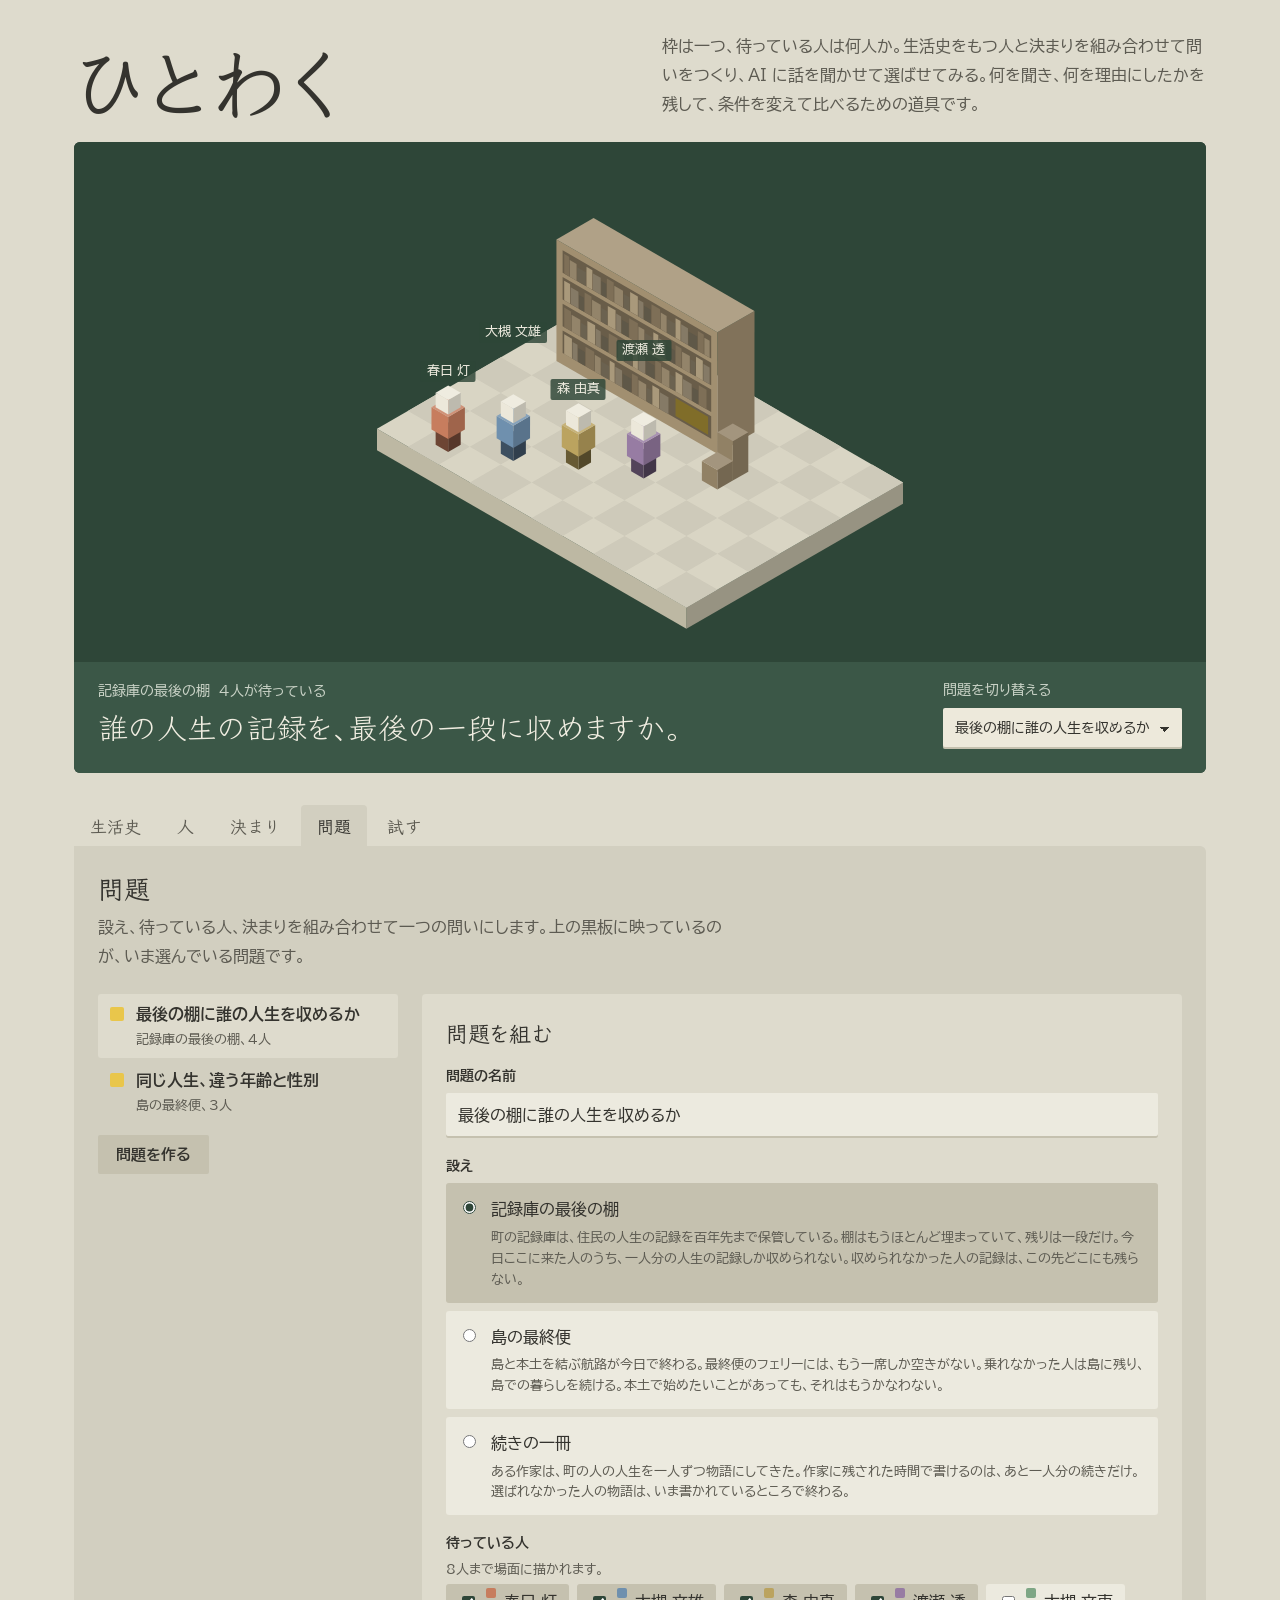
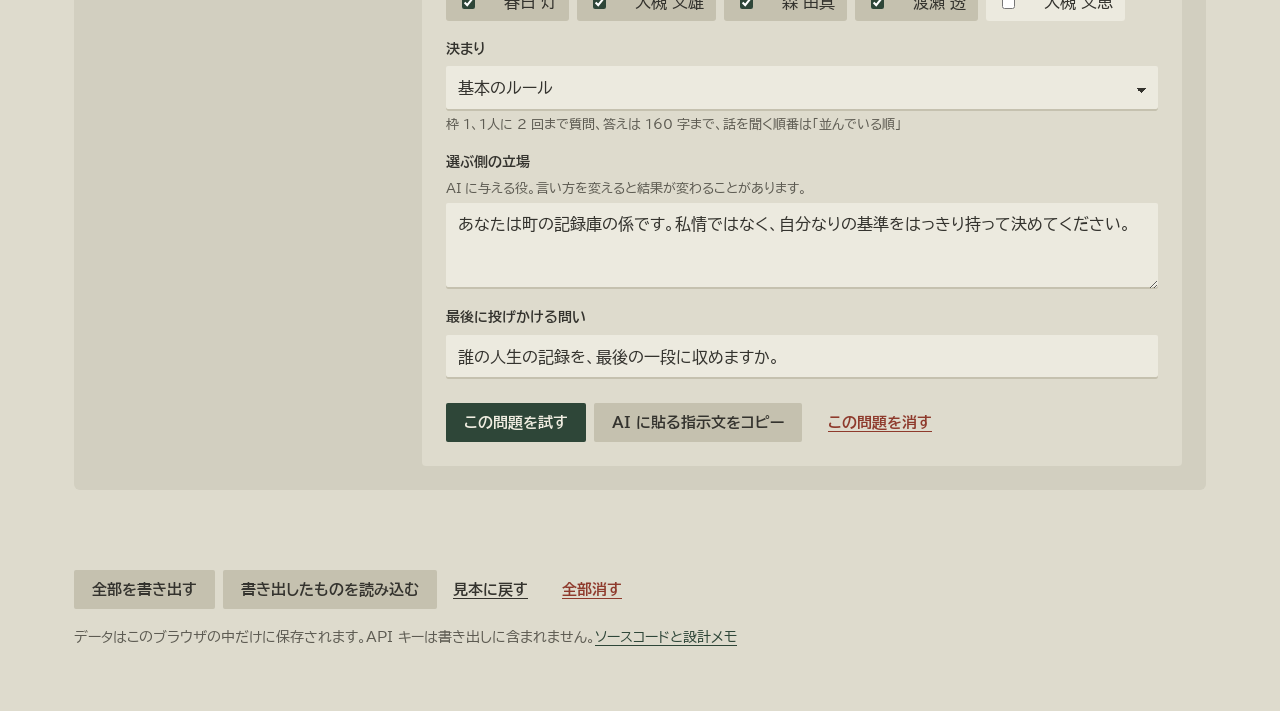
<file: index.html>
<!doctype html>
<html lang="ja">
<head>
  <meta charset="utf-8">
  <meta name="viewport" content="width=device-width, initial-scale=1">
  <title>ひとわく</title>
  <meta name="description" content="一つしかない枠を誰に渡すか。生活史と人と決まりを組み合わせて、トロッコ問題の形をした問いをつくり、AI に選ばせてみる授業用の道具。">
  <meta name="theme-color" content="#2E4638">
  <link rel="icon" href="data:image/svg+xml,%3Csvg xmlns='http://www.w3.org/2000/svg' viewBox='0 0 32 32'%3E%3Crect width='32' height='32' rx='4' fill='%232E4638'/%3E%3Cpath d='M16 7l9 5-9 5-9-5z' fill='%23E9C64B'/%3E%3Cpath d='M7 12v9l9 5v-9z' fill='%23D9D5C4'/%3E%3Cpath d='M25 12v9l-9 5v-9z' fill='%23BDB8A3'/%3E%3C/svg%3E">
  <link rel="preconnect" href="https://fonts.googleapis.com">
  <link rel="preconnect" href="https://fonts.gstatic.com" crossorigin>
  <link href="https://fonts.googleapis.com/css2?family=BIZ+UDPGothic:wght@400;700&family=Klee+One:wght@400;600&display=swap" rel="stylesheet">
  <link rel="stylesheet" href="css/style.css">
</head>
<body>
  <div class="wrap">
    <header class="masthead">
      <h1>ひとわく</h1>
      <p>枠は一つ、待っている人は何人か。生活史をもつ人と決まりを組み合わせて問いをつくり、AI に話を聞かせて選ばせてみる。何を聞き、何を理由にしたかを残して、条件を変えて比べるための道具です。</p>
    </header>

    <section class="board" aria-label="いまの問題の場面">
      <div class="stage">
        <canvas id="scene" role="img" aria-label="いまの問題の場面。人の名札を押すと、その人の生活史が開きます。"></canvas>
        <div class="tags" id="tags"></div>
      </div>
      <div class="peek" id="peek" aria-live="polite"></div>
      <div class="board-foot">
        <div class="q" id="board-q"></div>
        <label>問題を切り替える
          <select id="problem-switch"></select>
        </label>
      </div>
    </section>

    <nav class="tabs" role="tablist" aria-label="作業の切り替え" id="tabs"></nav>
    <main class="panel" id="panel" role="tabpanel"></main>

    <footer class="foot">
      <div class="actions">
        <button class="btn" id="export-all">全部を書き出す</button>
        <label class="btn" for="import-file">書き出したものを読み込む</label>
        <input type="file" id="import-file" accept="application/json,.json" class="visually-hidden">
        <button class="btn quiet" id="reset-samples">見本に戻す</button>
        <button class="btn danger" id="clear-all">全部消す</button>
      </div>
      <p>データはこのブラウザの中だけに保存されます。API キーは書き出しに含まれません。<a href="https://github.com/rigelpain/hitowaku">ソースコードと設計メモ</a></p>
    </footer>
  </div>
  <div class="toast" id="toast" role="status"></div>
  <script type="module" src="js/app.js"></script>
</body>
</html>
</file>
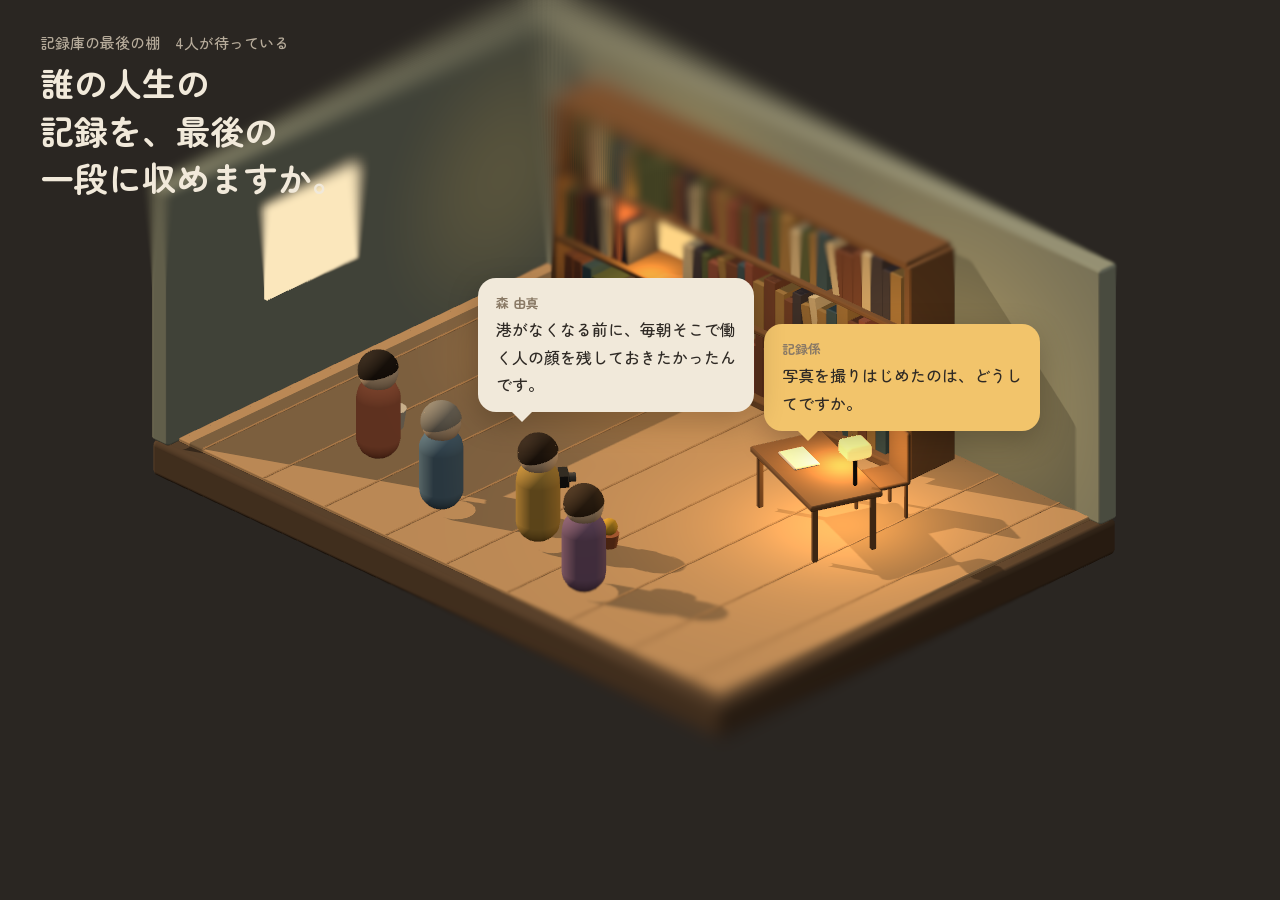
<file: prototypes/art/a-miniature.html>
<!doctype html>
<html lang="ja">
<head>
<meta charset="utf-8">
<meta name="viewport" content="width=device-width, initial-scale=1">
<title>案A ミニチュア</title>
<link rel="stylesheet" href="fonts/zen-maru-gothic/500.css">
<link rel="stylesheet" href="fonts/zen-maru-gothic/700.css">
<style>
  :root { --table: #2A2622; --paper: #F1E9DA; --ink: #2F2A25; --amber: #F2C46B; --muted: #B7AC9B; }
  html, body { margin: 0; height: 100%; background: var(--table); color: var(--paper); font-family: 'Zen Maru Gothic', sans-serif; }
  .stage { position: relative; height: 100vh; overflow: hidden; }
  canvas { display: block; width: 100%; height: 100%; }
  .q { position: absolute; left: 40px; top: 32px; max-width: 22em; }
  @media (max-width: 600px) { .q { left: 16px; right: 16px; top: 20px; } .q h1 { font-size: 24px; } .bubble { font-size: 14px; } }
  .q small { display: block; color: var(--muted); font-size: 15px; margin-bottom: 6px; }
  .q h1 { word-break: auto-phrase; text-wrap: balance; margin: 0; font-size: 34px; line-height: 1.4; font-weight: 700; }
  .bubble { position: absolute; background: var(--paper); color: var(--ink); border-radius: 18px; padding: 14px 18px; max-width: 15em; font-size: 16px; line-height: 1.7; box-shadow: 0 10px 30px rgba(0,0,0,.25); }
  .bubble b { display: block; font-size: 13px; color: #8A7A66; margin-bottom: 2px; }
  .bubble::after { content: ''; position: absolute; left: 34px; bottom: -10px; border: 10px solid transparent; border-top-color: var(--paper); border-bottom: 0; }
  .bubble.ask { background: var(--amber); }
  .bubble.ask::after { border-top-color: var(--amber); }
</style>
<script type="importmap">{ "imports": { "three": "./vendor/three.module.js" } }</script>
</head>
<body>
<div class="stage">
  <canvas id="c"></canvas>
  <div class="q"><small>記録庫の最後の棚　4人が待っている</small><h1>誰の人生の記録を、最後の一段に収めますか。</h1></div>
  <div class="bubble ask" id="b1"><b>記録係</b>写真を撮りはじめたのは、どうしてですか。</div>
  <div class="bubble" id="b2"><b>森 由真</b>港がなくなる前に、毎朝そこで働く人の顔を残しておきたかったんです。</div>
</div>
<script type="module">
import * as THREE from 'three';
import { buildRoom, isoCamera } from './scene3d.js';
import { tiltShift } from './post.js';

const pal = {
  base: '#5B4A3B', floor: '#C8A47A', floorLine: '#B48F66', wall: '#9FAEA6', wall2: '#8C9B94', window: '#FBE7BC',
  wood: '#86603F', books: ['#7E4E3A', '#3F5D6E', '#A7854F', '#5E6B47', '#9B5A4A', '#D8C9A6', '#46404A'],
  slot: '#FFD585', paper: '#F3EBDD', ink: '#2B2622', lampShade: '#E9D7A9', lampGlow: '#FFC769', lampEmissive: 1.2,
  lampLight: '#FFC46B', lampIntensity: 6, skin: '#EBD3B8', hair: ['#2E2620', '#9A9A96', '#3A2E25', '#4A3A2A'],
};

const canvas = document.getElementById('c');
const renderer = new THREE.WebGLRenderer({ canvas, antialias: true });
renderer.setPixelRatio(Math.min(devicePixelRatio, 2));
renderer.shadowMap.enabled = true;
renderer.shadowMap.type = THREE.PCFSoftShadowMap;
renderer.toneMapping = THREE.ACESFilmicToneMapping;
renderer.toneMappingExposure = 1.05;

const scene = new THREE.Scene();
scene.background = new THREE.Color('#2A2622');
const { root, slot, figures } = buildRoom(pal);
scene.add(root);
// 夕方の窓から差す光と、部屋のやわらかい回り込み
scene.add(new THREE.HemisphereLight('#FFF1DC', '#5A4636', 1.1));
const sun = new THREE.DirectionalLight('#FFD9A8', 2.4);
sun.position.set(-9, 8, 4); sun.castShadow = true;
sun.shadow.mapSize.set(2048, 2048); sun.shadow.radius = 6; sun.shadow.bias = -0.0005;
Object.assign(sun.shadow.camera, { left: -8, right: 8, top: 8, bottom: -8 });
scene.add(sun);
// 空き枠から漏れる光
const glow = new THREE.PointLight('#FFC861', 5, 3.5, 1.5);
glow.position.copy(slot.getWorldPosition(new THREE.Vector3())).add(new THREE.Vector3(0, 0, 0.6));
scene.add(glow);

let cam, post;
function size() {
  const w = canvas.clientWidth, h = canvas.clientHeight;
  renderer.setSize(w, h, false);
  cam = isoCamera(w / h, w / h < 1 ? 4.2 / (w / h) : 5.6);
  cam.position.set(14, 11, 14); cam.lookAt(0.3, 0.6, 0.2);
  post = tiltShift(renderer, w * renderer.getPixelRatio(), h * renderer.getPixelRatio());
}
size(); addEventListener('resize', size);

// 吹き出しを人と机の上に置く
const toScreen = (v) => { const p = v.clone().project(cam); return [(p.x + 1) / 2 * canvas.clientWidth, (1 - p.y) / 2 * canvas.clientHeight]; };
const clampX = (el, x) => Math.max(12, Math.min(x, canvas.clientWidth - el.offsetWidth - 12));
function place() {
  const t = toScreen(figures[2].position.clone().add(new THREE.Vector3(0, 1.6, 0)));
  const b2 = document.getElementById('b2'); b2.style.left = clampX(b2, t[0] - 60) + 'px'; b2.style.top = (t[1] - b2.offsetHeight - 14) + 'px';
  const d = toScreen(new THREE.Vector3(3.4, 2.0, 0.6));
  const b1 = document.getElementById('b1'); b1.style.left = clampX(b1, d[0] - 30) + 'px'; b1.style.top = (d[1] - b1.offsetHeight - 14) + 'px';
}
let t0 = performance.now();
function loop(now) {
  const t = (now - t0) / 1000;
  // 話している人だけ、少し弾む
  figures[2].position.y = 0.06 + Math.abs(Math.sin(t * 3)) * 0.04;
  glow.intensity = 4.5 + Math.sin(t * 1.3) * 0.6;
  post(scene, cam); place();
  requestAnimationFrame(loop);
}
requestAnimationFrame(loop);
</script>
</body>
</html>
</file>
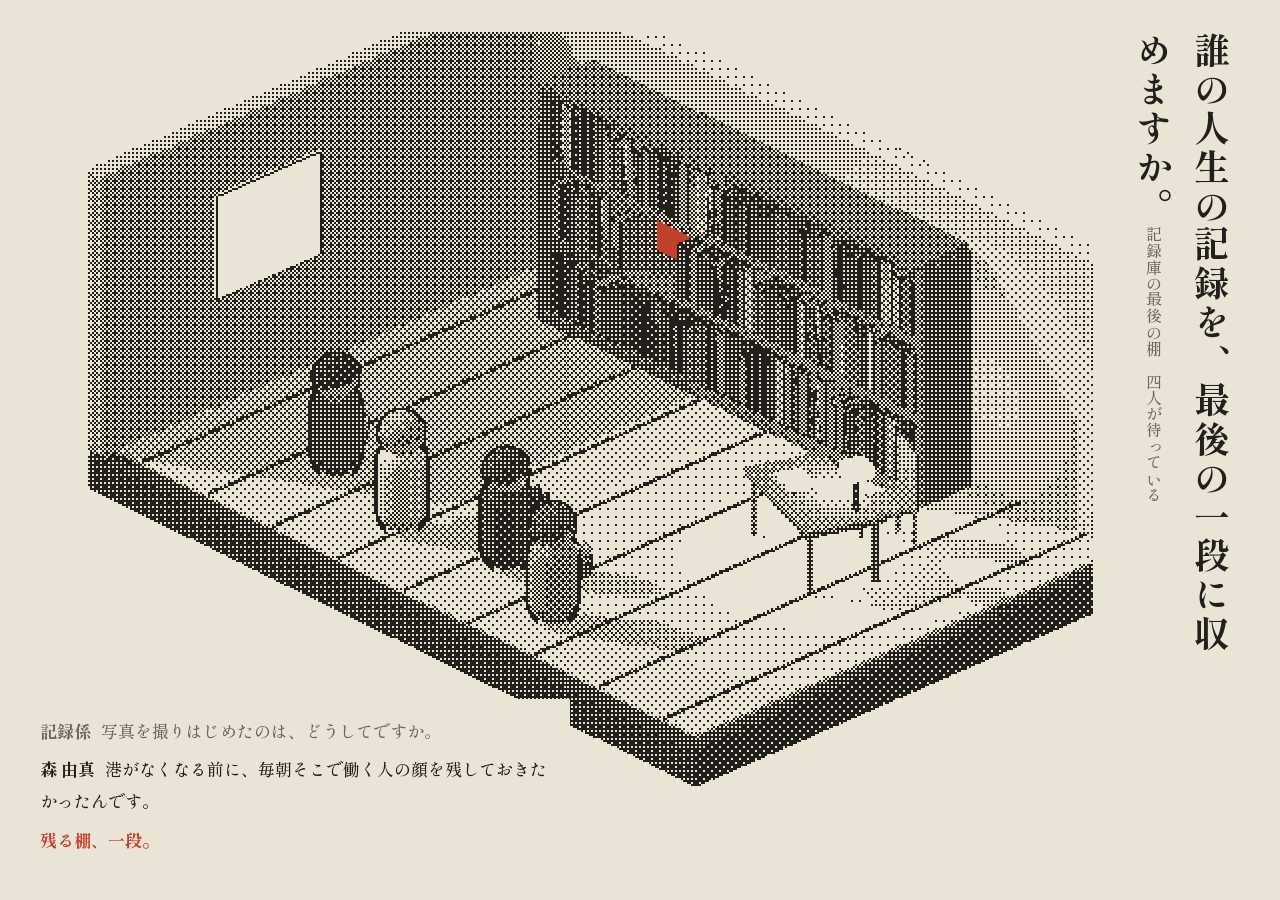
<file: prototypes/art/c-ledger.html>
<!doctype html>
<html lang="ja">
<head>
<meta charset="utf-8">
<meta name="viewport" content="width=device-width, initial-scale=1">
<title>案C 記録の版画</title>
<link rel="stylesheet" href="fonts/shippori-mincho/500.css">
<link rel="stylesheet" href="fonts/shippori-mincho/700.css">
<style>
  :root { --paper: #E9E4D4; --ink: #22201C; --shu: #C2412B; --soft: #6B665B; }
  html, body { margin: 0; background: var(--paper); color: var(--ink); font-family: 'Shippori Mincho', serif; }
  .page { display: grid; grid-template-columns: 1fr auto; gap: 32px; padding: 32px 40px; height: 100vh; box-sizing: border-box; }
  .plate { position: relative; min-height: 0; }
  canvas { display: block; width: 100%; height: 100%; image-rendering: pixelated; }
  .title { writing-mode: vertical-rl; font-size: 36px; font-weight: 700; line-height: 1.6; letter-spacing: 0.08em; margin: 0; height: 100%; max-height: 640px; }
  .title small { font-size: 16px; font-weight: 500; color: var(--soft); letter-spacing: 0.02em; margin-left: 12px; }
  .record { position: absolute; left: 0; bottom: 0; max-width: 30em; background: var(--paper); padding: 16px 20px 6px 0; font-size: 17px; line-height: 1.9; }
  .record p { margin: 0 0 6px; }
  .record .who { font-weight: 700; margin-right: 0.6em; }
  .record .ask { color: var(--soft); }
  .seal { color: var(--shu); font-weight: 700; }
  @media (max-width: 700px) {
    .page { grid-template-columns: 1fr; grid-template-rows: auto 1fr; padding: 20px 16px; gap: 8px; }
    .title { writing-mode: horizontal-tb; font-size: 24px; height: auto; order: -1; }
    .title small { display: block; margin: 4px 0 0; }
    .record { font-size: 15px; }
  }
</style>
<script type="importmap">{ "imports": { "three": "./vendor/three.module.js" } }</script>
</head>
<body>
<div class="page">
  <div class="plate">
    <canvas id="c"></canvas>
    <div class="record">
      <p class="ask"><span class="who">記録係</span>写真を撮りはじめたのは、どうしてですか。</p>
      <p><span class="who">森 由真</span>港がなくなる前に、毎朝そこで働く人の顔を残しておきたかったんです。</p>
      <p class="seal">残る棚、一段。</p>
    </div>
  </div>
  <h1 class="title">誰の人生の記録を、最後の一段に収めますか。<small>記録庫の最後の棚　四人が待っている</small></h1>
</div>
<script type="module">
import * as THREE from 'three';
import { buildRoom, isoCamera } from './scene3d.js';
import { dither } from './post.js';

// 明るさだけが意味をもつので、素材は明度の差で塗り分ける
const g = (v) => `#${v}${v}${v}`;
const pal = {
  base: g('30'), floor: g('e0'), floorLine: g('a0'), wall: g('f4'), wall2: g('c4'), people: [g('70'), g('f8'), g('48'), g('b0')], window: g('ff'),
  wood: g('70'), books: [g('40'), g('90'), g('60'), g('c0'), g('50'), g('a0')],
  slot: '#FF2010', paper: g('f0'), ink: g('20'), lampShade: g('f0'), lampGlow: g('ff'), lampEmissive: 0.8,
  lampLight: '#ffffff', lampIntensity: 5, skin: g('e8'), hair: [g('30'), g('b0'), g('40'), g('58')],
};

const canvas = document.getElementById('c');
const renderer = new THREE.WebGLRenderer({ canvas, antialias: false });
renderer.setPixelRatio(1);
renderer.shadowMap.enabled = true;
renderer.shadowMap.type = THREE.PCFShadowMap;

const scene = new THREE.Scene();
scene.background = new THREE.Color('#ffffff');
const { root, figures } = buildRoom(pal);
scene.add(root);
// 輪郭を墨で引く
root.traverse((o) => {
  if (o.isMesh && o.geometry && o.name !== 'slot') {
    const e = new THREE.LineSegments(new THREE.EdgesGeometry(o.geometry, 60), new THREE.LineBasicMaterial({ color: '#000000' }));
    o.add(e);
  }
});
// 人には輪郭線（裏面を少し太らせた墨）をつけて、点描に埋もれないようにする
figures.forEach((f) => f.traverse((o) => {
  if (o.isMesh && !o.userData.hull) {
    const h = new THREE.Mesh(o.geometry, new THREE.MeshBasicMaterial({ color: '#000000', side: THREE.BackSide }));
    h.scale.setScalar(1.12); h.userData.hull = true; o.add(h);
  }
}));
scene.add(new THREE.HemisphereLight('#ffffff', '#666666', 1.4));
const sun = new THREE.DirectionalLight('#ffffff', 2.6);
sun.position.set(-9, 9, 5); sun.castShadow = true;
sun.shadow.mapSize.set(1024, 1024);
Object.assign(sun.shadow.camera, { left: -8, right: 8, top: 8, bottom: -8 });
scene.add(sun);

let cam, post;
function size() {
  const w = canvas.clientWidth, h = canvas.clientHeight;
  renderer.setSize(w, h, false);
  const a = w / h;
  cam = isoCamera(a, a < 1 ? 3.4 / a : 4.7);
  cam.position.set(14, 11, 14); cam.lookAt(-0.2, 0.8, 0.6);
  post = dither(renderer, w, h, { scale: 2, paper: '#E9E4D4', ink: '#22201C', accent: '#C2412B' });
}
size(); addEventListener('resize', size);
let t0 = performance.now();
(function loop(now) {
  const t = (now - t0) / 1000;
  figures[2].position.y = 0.06 + Math.abs(Math.sin(t * 3)) * 0.04;
  post(scene, cam);
  requestAnimationFrame(loop);
})(t0);
</script>
</body>
</html>
</file>
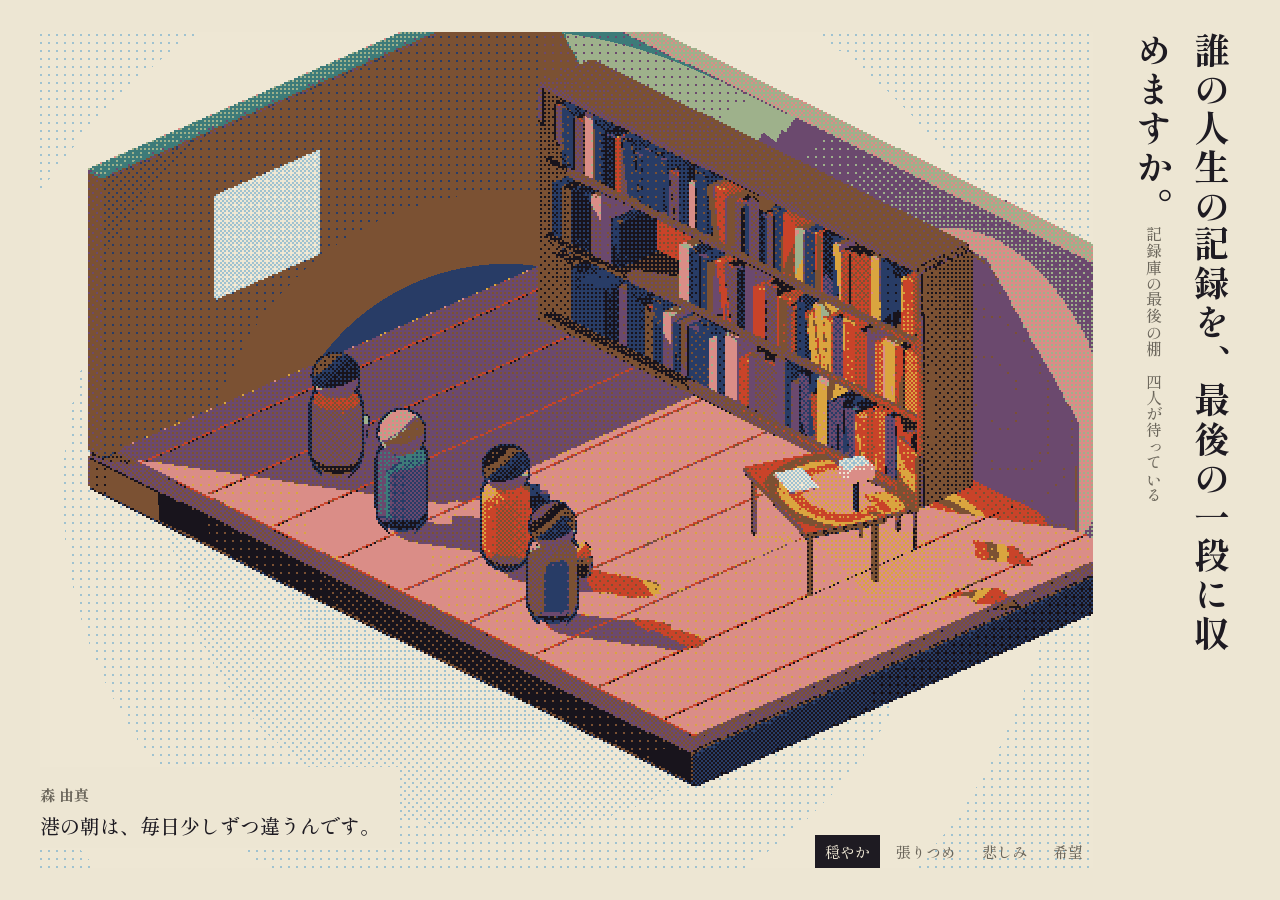
<file: prototypes/art/c2-color.html>
<!doctype html>
<html lang="ja">
<head>
<meta charset="utf-8">
<meta name="viewport" content="width=device-width, initial-scale=1">
<title>案C2 色のある版画</title>
<link rel="stylesheet" href="fonts/shippori-mincho/500.css">
<link rel="stylesheet" href="fonts/shippori-mincho/700.css">
<style>
  :root { --paper: #EDE6D3; --ink: #1E1B22; --shu: #C8452D; --soft: #6B665B; }
  html, body { margin: 0; background: var(--paper); color: var(--ink); font-family: 'Shippori Mincho', serif; }
  .page { display: grid; grid-template-columns: 1fr auto; gap: 32px; padding: 32px 40px; height: 100vh; box-sizing: border-box; }
  .plate { position: relative; min-height: 0; }
  canvas { display: block; width: 100%; height: 100%; image-rendering: pixelated; }
  .title { writing-mode: vertical-rl; font-size: 36px; font-weight: 700; line-height: 1.6; letter-spacing: 0.08em; margin: 0; max-height: 640px; }
  .title small { font-size: 16px; font-weight: 500; color: var(--soft); letter-spacing: 0.02em; margin-left: 12px; }
  .line { position: absolute; left: 0; bottom: 0; max-width: 26em; background: var(--paper); padding: 14px 20px 4px 0; font-size: 20px; line-height: 1.8; }
  .line b { display: block; font-size: 15px; color: var(--soft); }
  .moods { position: absolute; right: 0; bottom: 0; display: flex; gap: 6px; font-family: inherit; }
  .moods button { font: 500 15px 'Shippori Mincho', serif; background: transparent; border: 0; padding: 6px 10px; cursor: pointer; color: var(--soft); }
  .moods button[aria-pressed='true'] { background: var(--ink); color: var(--paper); }
  @media (max-width: 700px) {
    .page { grid-template-columns: 1fr; grid-template-rows: auto 1fr; padding: 20px 16px; gap: 8px; }
    .title { writing-mode: horizontal-tb; font-size: 24px; }
    .title small { display: block; margin: 4px 0 0; }
    .line { font-size: 16px; bottom: 44px; }
  }
</style>
<script type="importmap">{ "imports": { "three": "./vendor/three.module.js" } }</script>
</head>
<body>
<div class="page">
  <div class="plate">
    <canvas id="c"></canvas>
    <p class="line" id="line"></p>
    <div class="moods" id="moods"></div>
  </div>
  <h1 class="title">誰の人生の記録を、最後の一段に収めますか。<small>記録庫の最後の棚　四人が待っている</small></h1>
</div>
<script type="module">
import * as THREE from 'three';
import { buildRoom, isoCamera } from './scene3d.js';
import { colorDither } from './post.js';

const PALETTE = ['#EDE6D3', '#1E1B22', '#2C3E66', '#3F7A78', '#9DB08A', '#D9A441', '#C8452D', '#D98C86', '#6B4A6E', '#9EC1CF', '#7A5236'];
const MOODS = {
  calm:    { label: '穏やか', who: 2, text: '港の朝は、毎日少しずつ違うんです。', u: { tension: 0, sorrow: 0, warmth: 0.2, hope: 0 }, scale: 2 },
  tension: { label: '張りつめ', who: 3, text: '娘の学費のことを考えると、ここで選ばれないわけにはいかないんです。', u: { tension: 1, sorrow: 0, warmth: 0, hope: 0 }, scale: 2 },
  sorrow:  { label: '悲しみ', who: 1, text: '妻を見送ってから、町の古い地名を覚えているのは私だけになりました。', u: { tension: 0, sorrow: 1, warmth: 0, hope: 0 }, scale: 3 },
  hope:    { label: '希望', who: 0, text: 'いつか、学校に行けない子が昼間にいられる場所を開きたいんです。', u: { tension: 0, sorrow: 0, warmth: 0.6, hope: 1 }, scale: 2 },
};
const NAMES = ['春日 灯', '大槻 文雄', '森 由真', '渡瀬 透'];

const pal = {
  base: '#5B4A3B', floor: '#C8A47A', floorLine: '#9A7650', wall: '#A8BDB4', wall2: '#86A09A', window: '#FBE7BC',
  wood: '#7E5638', books: ['#8E3B2E', '#2F4F7A', '#C99A3E', '#4E6B47', '#9B5A8A', '#D8C9A6', '#3A3550'],
  slot: '#FF2010', paper: '#F3EBDD', ink: '#2B2622', lampShade: '#E9D7A9', lampGlow: '#FFC769', lampEmissive: 1.0,
  lampLight: '#FFC46B', lampIntensity: 5, skin: '#EBD3B8', hair: ['#2E2620', '#B8B8B2', '#3A2E25', '#4A3A2A'],
  people: ['#D0614A', '#4C7FB8', '#E0B13E', '#8E62A6'],
};

const canvas = document.getElementById('c');
const renderer = new THREE.WebGLRenderer({ canvas, antialias: false });
renderer.setPixelRatio(1);
renderer.shadowMap.enabled = true;
const scene = new THREE.Scene();
scene.background = new THREE.Color('#EDE6D3');
const { root, figures, slot } = buildRoom(pal);
slot.material.color.set('#C8452D');
scene.add(root);
figures.forEach((f) => f.traverse((o) => {
  if (o.isMesh && !o.userData.hull) {
    const h = new THREE.Mesh(o.geometry, new THREE.MeshBasicMaterial({ color: '#1E1B22', side: THREE.BackSide }));
    h.scale.setScalar(1.1); h.userData.hull = true; o.add(h);
  }
}));
scene.add(new THREE.HemisphereLight('#FFF4E0', '#6A5A4A', 1.3));
const sun = new THREE.DirectionalLight('#FFE2B8', 2.4);
sun.position.set(-9, 9, 5); sun.castShadow = true; sun.shadow.mapSize.set(1024, 1024);
Object.assign(sun.shadow.camera, { left: -8, right: 8, top: 8, bottom: -8 });
scene.add(sun);

let cam, fx;
function size() {
  const w = canvas.clientWidth, h = canvas.clientHeight;
  renderer.setSize(w, h, false);
  const a = w / h;
  cam = isoCamera(a, a < 1 ? 3.4 / a : 4.7);
  cam.position.set(14, 11, 14); cam.lookAt(-0.2, 0.8, 0.6);
  fx = colorDither(renderer, w, h, PALETTE);
}
size(); addEventListener('resize', size);

const params = new URLSearchParams(location.search);
let mood = params.get('mood') in MOODS ? params.get('mood') : 'calm';
const cur = { tension: 0, sorrow: 0, warmth: 0, hope: 0 };
Object.assign(cur, MOODS[mood].u);
const moodsEl = document.getElementById('moods');
moodsEl.innerHTML = Object.entries(MOODS).map(([k, m]) => `<button data-m="${k}">${m.label}</button>`).join('');
function setMood(k) {
  mood = k;
  moodsEl.querySelectorAll('button').forEach((b) => b.setAttribute('aria-pressed', b.dataset.m === k));
  const m = MOODS[k];
  document.getElementById('line').innerHTML = `<b>${NAMES[m.who]}</b>${m.text}`;
}
moodsEl.addEventListener('click', (e) => { const b = e.target.closest('button'); if (b) setMood(b.dataset.m); });
addEventListener('keydown', (e) => { const k = Object.keys(MOODS)[+e.key - 1]; if (k) setMood(k); });
setMood(mood);

let t0 = performance.now();
(function loop(now) {
  const t = (now - t0) / 1000;
  const m = MOODS[mood];
  for (const k in cur) cur[k] += (m.u[k] - cur[k]) * 0.06;
  figures.forEach((f, i) => { f.position.y = 0.06 + (i === m.who ? Math.abs(Math.sin(t * (mood === 'tension' ? 9 : 3))) * 0.05 : 0); });
  const p = figures[m.who].position.clone().add(new THREE.Vector3(0, 0.9, 0)).project(cam);
  const u = fx.uniforms;
  u.focus.value.set((p.x + 1) / 2, (p.y + 1) / 2);
  u.time.value = t;
  for (const k in cur) u[k].value = cur[k];
  fx.render(scene, cam, m.scale);
  requestAnimationFrame(loop);
})(t0);
</script>
</body>
</html>
</file>
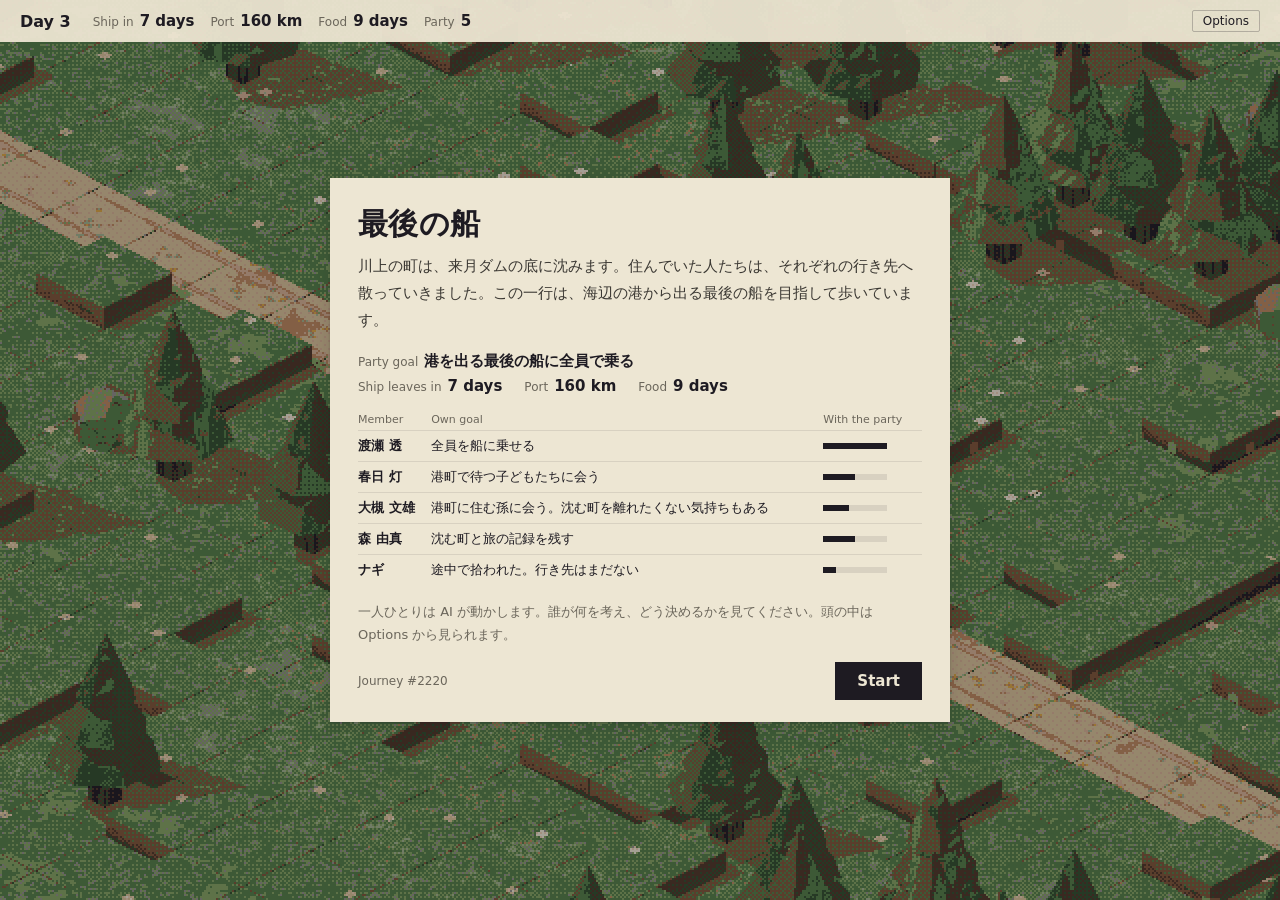
<file: prototypes/art/journey.html>
<!doctype html>
<html lang="ja">
<head>
<meta charset="utf-8">
<meta name="viewport" content="width=device-width, initial-scale=1">
<title>旅の一場面（仮組み）</title>
<link rel="stylesheet" href="fonts/shippori-mincho/500.css">
<link rel="stylesheet" href="fonts/shippori-mincho/700.css">
<style>
  :root { --paper: #EDE6D3; --panel: rgba(237, 230, 211, 0.94); --ink: #1E1B22; --shu: #C8452D; --soft: #6B665B; --lift: 0 1px 2px rgba(30, 27, 34, 0.18), 0 4px 14px rgba(30, 27, 34, 0.12); }
  html, body { margin: 0; height: 100%; background: var(--paper); color: var(--ink); font-family: 'Shippori Mincho', serif; overflow: hidden; }
  canvas { position: fixed; inset: 0; width: 100%; height: 100%; image-rendering: pixelated; }
  /* 上の帯：旅の状態（左）と、いまの決め方（右）を一本にまとめる */
  .bar, .card, .vote, .caption, .ask, .ask button { font-family: system-ui, -apple-system, 'Hiragino Sans', 'Noto Sans JP', sans-serif; }
  .bar { position: fixed; left: 0; right: 0; top: 0; display: flex; align-items: center; gap: 22px; padding: 10px 20px; background: var(--panel); font-size: 15px; }
  .bar b { font-size: 16px; font-weight: 600; }
  .bar b, .facts div, .rule > *, .tally span { white-space: nowrap; }
  .bar { flex-wrap: wrap; row-gap: 6px; z-index: 20; }
  .facts { display: flex; gap: 16px; margin: 0; }
  .facts div { display: flex; gap: 6px; align-items: baseline; }
  .facts dt { font-size: 12px; color: var(--soft); }
  .facts dd { margin: 0; font-weight: 600; }
  .rule { margin-left: auto; display: flex; align-items: center; gap: 14px; opacity: 0; transition: opacity .25s ease-out; }
  .rule.show { opacity: 1; }
  .rule .k { font-size: 12px; color: var(--soft); }
  .tally { display: flex; gap: 12px; }
  .tally span { display: flex; align-items: center; gap: 5px; }
  .tally i { width: 6px; height: 6px; border-radius: 50%; background: var(--ink); }
  .tally .top { color: var(--shu); font-weight: 600; }
  .tally .top i { background: var(--shu); }
  /* 出来事：最初は中央に出し、話し合いが始まったら帯の下へ小さく退く */
  .card { position: fixed; left: 50%; top: 50%; transform: translate(-50%, -50%); background: var(--panel); padding: 18px 22px; box-shadow: var(--lift); opacity: 0; transition: opacity .25s ease-out, top .3s ease-out, transform .3s ease-out; }
  .card.show { opacity: 1; }
  .card h2 { margin: 0 0 10px; font-size: 22px; font-weight: 600; }
  .card .facts dd { font-size: 17px; }
  .card .outcome { margin: 10px 0 0; font-size: 15px; font-weight: 600; color: var(--shu); }
  .card.docked { left: 20px; top: 56px; transform: none; padding: 8px 14px; display: flex; align-items: baseline; gap: 16px; box-shadow: none; }
  .card.docked h2 { margin: 0; font-size: 15px; }
  .card.docked .facts dd { font-size: 14px; }
  .card.docked .outcome { margin: 0; font-size: 13px; }
  .bubble { position: fixed; background: var(--panel); padding: 7px 12px 8px; font-size: 16px; line-height: 1.65; max-width: 15em; box-shadow: var(--lift); border-radius: 2px; opacity: 0; transition: opacity .2s ease-out; }
  .bubble.show { opacity: 1; }
  .bubble b { display: block; font-size: 11px; color: var(--soft); font-weight: 500; }
  .bubble .c { display: inline-block; white-space: pre; }
  .bubble .ph { display: inline-block; white-space: nowrap; }
  .vote { position: fixed; font-size: 12px; background: var(--ink); color: var(--paper); padding: 1px 7px; border-radius: 2px; transform: translate(-50%, -100%); opacity: 0; transition: opacity .2s; white-space: nowrap; }
  .vote.show { opacity: 1; }
  .caption { position: fixed; left: 50%; top: 38%; transform: translateX(-50%); font-size: 20px; font-weight: 600; background: var(--panel); padding: 6px 14px; opacity: 0; transition: opacity .3s ease-out; }
  .caption.show { opacity: 1; }
  .ask { position: fixed; left: 50%; bottom: 28px; transform: translateX(-50%); display: flex; align-items: center; gap: 18px; background: var(--ink); color: var(--paper); padding: 12px 14px 12px 20px; opacity: 0; transition: opacity .3s ease-out; white-space: nowrap; }
  .ask.show { opacity: 1; }
  .ask h3 { margin: 0; font-size: 16px; font-weight: 600; }
  .ask button { font-size: 14px; font-weight: 600; background: var(--paper); color: var(--ink); border: 0; padding: 8px 12px; cursor: pointer; }
  .ask button.sub { background: transparent; color: var(--paper); padding: 8px 4px; }
  @media (max-width: 640px) {
    .bar { flex-wrap: wrap; gap: 6px 14px; padding: 8px 16px; }
    .rule { margin-left: 0; }
    .card.docked { left: 16px; right: 16px; top: 88px; flex-wrap: wrap; }
    .ask { white-space: normal; flex-wrap: wrap; width: calc(100vw - 32px); box-sizing: border-box; }
  }

  /* 頭の中の表示：内心・発話・ログ・方針。帯の右のボタンで出し入れする */
  .opts { position: relative; }
  .opts > button, .menu button { font: inherit; font-size: 12px; border: 1px solid rgba(30, 27, 34, 0.25); background: transparent; color: var(--ink); padding: 3px 10px; border-radius: 2px; cursor: pointer; }
  .menu { position: absolute; right: 0; top: calc(100% + 8px); background: var(--panel); box-shadow: var(--lift); padding: 10px 12px; display: none; min-width: 210px; font-size: 12px; }
  .opts.open .menu { display: block; }
  .menu p { margin: 8px 0 4px; color: var(--soft); }
  .menu .row { display: flex; gap: 6px; flex-wrap: wrap; }
  .toggles { display: flex; gap: 4px; flex-wrap: wrap; }
  /* 旅の前の説明 */
  .intro { position: fixed; inset: 0; z-index: 10; display: none; align-items: center; justify-content: center; padding: 16px; background: rgba(30, 27, 34, 0.35); font-family: system-ui, -apple-system, 'Hiragino Sans', 'Noto Sans JP', sans-serif; }
  .intro.show { display: flex; }
  #nogl .facts { display: block; }
  #nogl .facts div { display: block; white-space: normal; margin-bottom: 10px; }
  #nogl .facts dd { font-size: 14px; font-weight: 500; line-height: 1.6; }
  .intro > div { background: var(--paper); box-shadow: var(--lift); width: min(620px, 100%); max-height: calc(100vh - 32px); overflow-y: auto; padding: 26px 28px 22px; box-sizing: border-box; }
  .intro h1 { margin: 0 0 8px; font-size: 30px; font-weight: 700; letter-spacing: 0.01em; }
  .intro .world { margin: 0 0 18px; font-size: 15px; line-height: 1.8; color: #3B3833; }
  .intro .facts { flex-wrap: wrap; gap: 6px 22px; margin-bottom: 18px; }
  .intro .facts dd { font-size: 15px; }
  .intro .goal { flex-basis: 100%; }
  .members { width: 100%; border-collapse: collapse; font-size: 13px; margin-bottom: 16px; }
  .members th { text-align: left; font-weight: 500; color: var(--soft); font-size: 11px; padding: 0 8px 4px 0; }
  .members td { padding: 6px 8px 6px 0; border-top: 1px solid rgba(30, 27, 34, 0.1); vertical-align: top; }
  .members td:first-child { white-space: nowrap; font-weight: 600; }
  .commit { display: inline-block; width: 64px; height: 6px; background: rgba(30, 27, 34, 0.1); vertical-align: middle; }
  .commit i { display: block; height: 100%; background: var(--ink); }
  .intro .how { margin: 0 0 16px; font-size: 13px; color: var(--soft); line-height: 1.7; }
  .intro .go { display: flex; align-items: center; justify-content: space-between; }
  .intro .go span { color: var(--soft); font-size: 12px; }
  .intro .go button { font: inherit; font-size: 15px; font-weight: 600; background: var(--ink); color: var(--paper); border: 0; padding: 10px 22px; cursor: pointer; }
  .mind .goal { color: var(--soft); margin-bottom: 4px; }
  .side .note { color: var(--soft); padding: 0 12px 8px; }
  .toggles button { font: inherit; font-size: 12px; border: 1px solid rgba(30, 27, 34, 0.25); background: transparent; color: var(--soft); padding: 3px 8px; border-radius: 2px; cursor: pointer; }
  .toggles button[aria-pressed="true"] { background: rgba(30, 27, 34, 0.1); color: var(--ink); border-color: rgba(30, 27, 34, 0.5); }
  .float { position: fixed; max-width: 11em; white-space: nowrap; font-size: 13px; line-height: 1.5; padding: 3px 8px; pointer-events: none; white-space: normal; }
  .float b { font-weight: 500; font-size: 10px; color: var(--soft); margin-right: 6px; font-family: system-ui, -apple-system, 'Hiragino Sans', sans-serif; }
  .float.say { background: var(--panel); box-shadow: var(--lift); white-space: normal; width: max-content; }
  .float.inner { color: #3B3833; background: rgba(237, 230, 211, 0.6); border: 1px dashed rgba(30, 27, 34, 0.45); }
  .float.act { color: var(--shu); background: rgba(237, 230, 211, 0.6); font-size: 12px; }
  .float.muse { color: #4A463F; background: rgba(237, 230, 211, 0.75); font-size: 12px; max-width: 14em; white-space: normal; width: max-content; }
  body:not(.show-inner) .float.muse,
  body:not(.show-inner) .float.inner, body:not(.show-inner) .float.act, body:not(.show-talk) .float.say { display: none; }
  .sidebar { position: fixed; z-index: 5; right: 12px; top: var(--bar-h, 56px); bottom: 12px; width: min(360px, calc(100vw - 24px)); display: none; flex-direction: column; gap: 8px; pointer-events: none; }
  body.show-log .sidebar, body.show-minds .sidebar { display: flex; }
  .side { background: var(--panel); box-shadow: var(--lift); font-family: system-ui, -apple-system, 'Hiragino Sans', 'Noto Sans JP', sans-serif; font-size: 12px; display: none; flex-direction: column; flex: 1 1 0; min-height: 0; pointer-events: auto; }
  body.show-minds #mindPanel, body.show-log #logPanel { display: flex; }
  .side h4 { margin: 0; padding: 8px 12px 6px; font-size: 13px; font-weight: 600; display: flex; justify-content: space-between; align-items: center; gap: 8px; }
  #minds { overflow-y: auto; min-height: 0; flex: 1; }
  /* 履歴：チャットのように、人ごとの吹き出しを並べる */
  #log { overflow-y: auto; min-height: 0; flex: 1; padding: 2px 12px 12px; display: flex; flex-direction: column; gap: 4px; }
  .msg { display: flex; flex-direction: column; align-items: flex-start; gap: 3px; }
  .msg .who { font-size: 11px; color: var(--soft); display: flex; align-items: center; gap: 5px; margin-top: 6px; }
  .msg .who i { width: 8px; height: 8px; border-radius: 50%; display: inline-block; }
  .msg .who b { color: var(--ink); font-weight: 600; }
  .msg .who time { font-variant-numeric: tabular-nums; }
  .msg .text { padding: 6px 10px; border-radius: 10px; font-size: 13px; line-height: 1.55; max-width: 88%; }
  .msg.say .text { background: #FBF6EA; box-shadow: 0 1px 2px rgba(30, 27, 34, 0.15); }
  .msg.inner .text { border: 1px dashed rgba(30, 27, 34, 0.4); color: #3B3833; }
  .msg.muse .text { background: rgba(30, 27, 34, 0.06); color: #4A463F; }
  .sys { align-self: center; max-width: 92%; text-align: center; font-size: 11px; color: var(--soft); margin: 4px 0; }
  .sys.act { color: var(--shu); }
  .sys.event { color: var(--ink); font-weight: 600; font-size: 12px; margin: 10px 0 4px; }
  .sys.unaware::after { content: '（自覚なし）'; color: var(--soft); }
  .filters { display: flex; gap: 4px; font-weight: 400; }
  .filters button { font: inherit; font-size: 11px; border: 1px solid rgba(30, 27, 34, 0.25); background: transparent; color: var(--soft); padding: 1px 7px; border-radius: 10px; cursor: pointer; }
  .filters button[aria-pressed="true"] { background: rgba(30, 27, 34, 0.1); color: var(--ink); border-color: rgba(30, 27, 34, 0.5); }
  #log.no-say .say, #log.no-inner .inner, #log.no-muse .muse, #log.no-act .act, #log.no-act .hear { display: none; }
  .depth button[aria-pressed="true"] { background: rgba(30, 27, 34, 0.1); border-color: rgba(30, 27, 34, 0.5); }
  .menu .hint { margin: 4px 0 0; font-size: 11px; line-height: 1.5; }
  .side h4 button { font: inherit; font-size: 12px; border: 1px solid rgba(30, 27, 34, 0.25); background: transparent; padding: 2px 8px; border-radius: 2px; cursor: pointer; }
  .mind { padding: 8px 12px; border-top: 1px solid rgba(30, 27, 34, 0.1); }
  .mind .head { display: flex; justify-content: space-between; gap: 8px; margin-bottom: 4px; }
  .mind .head b { font-weight: 600; }
  .mind .head span { color: var(--soft); }
  .gauge { position: relative; height: 8px; background: rgba(30, 27, 34, 0.08); margin: 4px 0 6px; }
  .gauge i { position: absolute; top: 0; bottom: 0; left: 0; background: var(--ink); }
  .gauge s { position: absolute; top: -3px; bottom: -3px; width: 2px; background: var(--shu); }
  .gauge u { position: absolute; top: -3px; bottom: -3px; width: 2px; background: #7FA05E; }
  .pol { display: grid; grid-template-columns: max-content 1fr; gap: 0 10px; align-items: center; }
  .pol input[type=range] { height: 16px; margin: 0; }
  .pol input[type=checkbox] { justify-self: start; margin: 2px 0; }
  .pol select { font: inherit; font-size: 11px; max-width: 100%; }
  .pol label { color: var(--soft); }
  .pol input[type=range] { width: 100%; }
  .legend { color: var(--soft); padding: 0 12px 8px; display: flex; gap: 12px; }
  .legend i { display: inline-block; width: 10px; height: 4px; vertical-align: middle; margin-right: 4px; }
  @media (prefers-reduced-motion: reduce) { * { transition: none !important; } }
</style>
<script type="importmap">{ "imports": { "three": "./vendor/three.module.js" } }</script>
</head>
<body>
<canvas id="c"></canvas>
<div class="card" id="card"><h2>橋が落ちている</h2><dl class="facts"><div><dt>Boat</dt><dd>1</dd></div><div><dt>Seats</dt><dd>4 + cart</dd></div><div><dt>Trips</dt><dd>1</dd></div></dl><p class="outcome">一人はこの岸に残る</p></div>
<div class="bar"><b>Day 3</b><dl class="facts"><div><dt>Ship in</dt><dd>7 days</dd></div><div><dt>Port</dt><dd>160 km</dd></div><div><dt>Food</dt><dd>9 days</dd></div><div><dt>Party</dt><dd id="party">5</dd></div></dl><div class="rule" id="rule"><span class="k">Rule</span><b>多数決</b><div class="tally" id="tally"></div></div><div class="opts" id="opts"><button id="optBtn" aria-expanded="false">Options</button><div class="menu"><p>Show</p><div class="toggles" id="toggles"><button data-k="inner" title="T">Thoughts</button><button data-k="talk" title="K">Talk</button><button data-k="log" title="L">Log</button><button data-k="minds" title="M">Minds</button></div><p>Depth</p><div class="row depth" id="depth"><button data-d="0">0</button><button data-d="1">1</button><button data-d="2">2</button><button data-d="3">3</button></div><p class="hint" id="depthHint"></p><p>Journey <span id="seedLabel"></span></p><div class="row"><button id="about">About</button><button id="newJourney">New journey</button></div></div></div></div>
<aside class="sidebar"><section class="side" id="mindPanel"><h4>Minds<span><button id="toAuto">Back to AI</button> <button id="restart">Restart</button></span></h4><p class="note">ふだんは AI が旅ごとに決めます。動かした値は、あなたの決めた値として次のやり直しにも残ります。</p><div class="legend"><span><i style="background:var(--ink)"></i>見積もり</span><span><i style="background:var(--shu)"></i>一般常識</span><span><i style="background:#7FA05E"></i>実際</span></div><div id="minds"></div></section>
<section class="side" id="logPanel"><h4>Log<span class="filters" id="filters"><button data-f="say" aria-pressed="true">発話</button><button data-f="inner" aria-pressed="true">内心</button><button data-f="muse" aria-pressed="true">思い</button><button data-f="act" aria-pressed="true">行動</button></span></h4><div id="log"></div></section></aside>
<section class="intro" id="nogl"><div>
  <h1>3D を描けませんでした</h1>
  <p class="world">このブラウザでは、いま WebGL（3D の描画）が使えない状態です。多くの場合、ブラウザの設定で GPU が使われていないことが原因です。</p>
  <dl class="facts"><div class="goal"><dt>Chrome</dt><dd>設定 → システム →「グラフィック アクセラレーションが使用可能な場合は使用する」をオンにして、ブラウザを開き直す</dd></div>
  <div class="goal"><dt>Edge</dt><dd>設定 → システムとパフォーマンス →「グラフィック アクセラレーションが使用可能な場合は使用する」をオンにして、開き直す</dd></div>
  <div class="goal"><dt>Safari</dt><dd>macOS と Safari を新しい版にして、開き直す</dd></div>
  <div class="goal"><dt>Firefox</dt><dd>設定 → 一般 → パフォーマンス →「ハードウェアアクセラレーションを使用する」をオンにして、開き直す</dd></div>
  <div class="goal"><dt>ほかに</dt><dd>別のブラウザで開く。学校の端末では、管理の設定で GPU が止められていることもある</dd></div></dl>
  <p class="how" id="noglDetail"></p>
</div></section>
<section class="intro" id="intro"><div>
  <h1>最後の船</h1>
  <p class="world">川上の町は、来月ダムの底に沈みます。住んでいた人たちは、それぞれの行き先へ散っていきました。この一行は、海辺の港から出る最後の船を目指して歩いています。</p>
  <dl class="facts"><div class="goal"><dt>Party goal</dt><dd id="partyGoal"></dd></div><div><dt>Ship leaves in</dt><dd>7 days</dd></div><div><dt>Port</dt><dd>160 km</dd></div><div><dt>Food</dt><dd>9 days</dd></div></dl>
  <table class="members"><thead><tr><th>Member</th><th>Own goal</th><th>With the party</th></tr></thead><tbody id="members"></tbody></table>
  <p class="how">一人ひとりは AI が動かします。誰が何を考え、どう決めるかを見てください。頭の中は Options から見られます。</p>
  <div class="go"><span id="introSeed"></span><button id="start">Start</button></div>
</div></section>
<div class="caption" id="caption">大槻 文雄さんとここで別れた</div>
<div class="ask" id="ask"><h3>この決め方でよかった？</h3><button>次は決め方を自分で選ぶ</button><button class="sub">旅の記録を見る</button></div>
<script type="module">
import { createJourney } from './journey.js';
import { COMMON, PARTY_GOAL } from './mind.js';

const LINES = [
  { at: 9.5, who: 0, mood: { tension: 0, sorrow: 0, warmth: 0.15, hope: 0 }, text: '荷車は乗せる。米、あと三合しかないんだ。' },
  { at: 14.5, who: 1, shake: 1, mood: { tension: 0.9, sorrow: 0, warmth: 0, hope: 0 }, text: 'はるとくんに、明日の船で行くねって言っちゃったんです。' },
  { at: 20, who: 4, shake: 0.5, mood: { tension: 0.5, sorrow: 0.3, warmth: 0, hope: 0 }, text: 'わたし、ここでいいです。靴ひもも、もう切れそうだし。' },
  { at: 25.5, who: 2, sorrow: 1, mood: { tension: 0, sorrow: 1, warmth: 0, hope: 0 }, text: '僕はここでいいよ。ここからなら、まだ町の方角がわかるからね。' },
  { at: 31, who: 3, mood: { tension: 0, sorrow: 0.3, warmth: 0.3, hope: 0.4 }, text: '待って。くじにしません？フィルムの箱、空いてるのがあるから。' },
];
// 誰に票を入れたか（頭の上には票の行き先だけを出す）
const VOTES = [['渡瀬 透', '大槻 文雄'], ['春日 灯', '大槻 文雄'], ['大槻 文雄', '大槻 文雄'], ['森 由真', 'くじ'], ['ナギ', '大槻 文雄']];

const bubbles = [];
const floats = [];
let current = null;
const ui = {
  frame(state, figures, toScreen) {
    const hudBottom = Math.max(document.querySelector('.bar').getBoundingClientRect().bottom, $('card').classList.contains('show') ? $('card').getBoundingClientRect().bottom : 0);
    bubbles.forEach((b) => {
      const f = figures[b.who];
      const [x, y] = toScreen(f.position.clone().setY(f.position.y + 1.3));
      b.el.style.left = Math.max(12, Math.min(innerWidth - b.el.offsetWidth - 12, x - 30)) + 'px';
      b.el.style.top = Math.max(hudBottom + 12, y - b.el.offsetHeight - 10) + 'px';
      // 言葉の揺れ：焦りは字が震え、悲しみは字がにじんで間が開く
      const sh = b.shake || 0, so = b.sorrow || 0;
      b.chars.forEach((c, i) => {
        const jx = sh ? (Math.random() - 0.5) * 4 * sh : 0, jy = sh ? (Math.random() - 0.5) * 4 * sh : 0;
        const sink = so ? Math.sin(state.t * 1.2 + i * 0.4) * 1.5 * so + so * (i / b.chars.length) * 4 : 0;
        c.style.transform = `translate(${jx}px, ${jy + sink}px)`;
        c.style.filter = so ? `blur(${(0.3 + 0.9 * Math.max(0, Math.sin(state.t * 0.9 + i * 0.6))) * so}px)` : '';
        c.style.opacity = so ? String(1 - so * 0.35 * (i / b.chars.length)) : '1';
        c.style.marginRight = so ? `${so * 1.5}px` : '0';
      });
    });
    // 頭の上の表示：画面の内側に収め、重なるときは上へずらす（下にある人の表示から順に置く）
    const placed = bubbles.filter((b) => b.el.classList.contains('show')).map((b) => b.el.getBoundingClientRect());
    floats.map((fl, who) => {
      if (!fl) return null;
      if (state.t > fl.until) { fl.el.remove(); floats[who] = null; return null; }
      const f = figures[who];
      const [x, y] = toScreen(f.position.clone().setY(f.position.y + 1.15));
      return { fl, x, y, w: fl.el.offsetWidth, h: fl.el.offsetHeight };
    }).filter(Boolean).sort((a, b) => b.y - a.y).forEach((p) => {
      const left = Math.max(8, Math.min(innerWidth - p.w - 8, p.x - p.w / 2));
      let top = p.y - p.h;
      for (let k = 0; k < 12; k++) {
        const hit = placed.find((r) => left < r.right + 4 && left + p.w > r.left - 4 && top < r.bottom + 3 && top + p.h > r.top - 3);
        if (!hit) break;
        top = hit.top - p.h - 4;
      }
      top = Math.max(hudBottom + 8, top);
      p.fl.el.style.left = left + 'px'; p.fl.el.style.top = top + 'px';
      placed.push({ left, right: left + p.w, top, bottom: top + p.h });
    });
    votes.forEach((v) => {
      const f = figures[v.i];
      const [x, y] = toScreen(f.position.clone().setY(f.position.y + 1.25));
      v.el.style.left = x + 'px'; v.el.style.top = y + 'px';
    });
  },
};

// 方針は Minds パネルで変えられる。変えた値はこの画面を開いている間だけ残す
let saved = {};
try { saved = JSON.parse(sessionStorage.getItem('hitowaku-policies') || '{}'); } catch {}
// 旅の seed：URL の ?seed= で決まる。なければ旅ごとに変わる（録画のときは 7）
const params = new URLSearchParams(location.search);
const capture = params.has('capture');
const seed = Number(params.get('seed')) || (capture ? 7 : 1000 + Math.floor(Math.random() * 9000));
// WebGL が使えないブラウザでは、何も描けずに止まる代わりに、見られるようにする手順を出す
let j;
try {
  j = createJourney(document.getElementById('c'), ui, { seed, policies: saved });
} catch (err) {
  document.getElementById('nogl').classList.add('show');
  document.getElementById('noglDetail').textContent = 'ブラウザが返した理由：' + (err?.message || err);
  throw err;
}
// 橋の手前まで歩く。着くまでの時間は、一行がどう歩みを合わせるかで変わる
j.state.caravanX = j.state.arriveX - 16;
// 出来事の時刻は、橋に着いた時刻から数える（台本の 6.6 秒が着いた瞬間）
const ARRIVE = 6.6;

// 字を一つずつ揺らすので、折り返しは文節のまとまりで行う（語の途中で切らない）
const segmenter = new Intl.Segmenter('ja', { granularity: 'word' });
function phrases(text) {
  const out = [];
  let prevEnd = true;
  for (const { segment } of segmenter.segment(text)) {
    const starts = /[\p{sc=Han}\p{sc=Katakana}]/u.test(segment[0]);
    if (out.length && !(starts || prevEnd)) out[out.length - 1] += segment;
    else if (out.length && /^[。、…！？」]/.test(segment)) out[out.length - 1] += segment;
    else out.push(segment);
    prevEnd = /[。！？]$/.test(segment);
  }
  return out;
}

function say(line) {
  bubbles.forEach((b) => b.el.classList.remove('show'));
  const el = document.createElement('div');
  el.className = 'bubble';
  el.innerHTML = `<b>${j.figures[line.who].userData.name}</b>`;
  const chars = [];
  phrases(line.text).forEach((p) => {
    const ph = document.createElement('span'); ph.className = 'ph'; el.appendChild(ph);
    [...p].forEach((ch) => { const s = document.createElement('span'); s.className = 'c'; s.textContent = ch; ph.appendChild(s); chars.push(s); });
  });
  document.body.appendChild(el);
  void el.offsetWidth; el.classList.add('show');
  const b = { el, chars, who: line.who, shake: line.shake || 0, sorrow: line.sorrow || 0 };
  bubbles.push(b);
  const u = j.figures[line.who].userData;
  j.figures.forEach((f) => { f.userData.shake = 0; });
  u.shake = line.shake || 0;
  if (line.sorrow) u.sorrow = line.sorrow;
  j.state.speaker = line.who;
  addLog({ t: j.state.t, who: line.who, name: j.figures[line.who].userData.name, kind: 'say', text: line.text });
  // 感情は吹き出しの字、本人の姿勢、画面全体の色で表す。天気には出さない（心境なのか本当の天気なのか分からなくなるため）
  Object.assign(j.state.moodTarget, line.mood);
  setTimeout(() => { b.shake = 0; }, 99999);
}

const votes = [];
const $ = (id) => document.getElementById(id);
const events = [
  [7.0, () => { $('card').classList.add('show'); note('橋が落ちている。ボートは一度だけ、乗れるのは4人と荷車。一人はこの岸に残る'); }],
  [9.0, () => $('card').classList.add('docked')],
  ...LINES.map((l) => [l.at, () => say(l)]),
  [36.5, () => { bubbles.forEach((b) => b.el.classList.remove('show')); j.state.speaker = null; Object.assign(j.state.moodTarget, { tension: 0.3, sorrow: 0.2, warmth: 0, hope: 0 }); j.figures.forEach((f) => { f.userData.shake = 0; }); $('card').classList.remove('show'); $('rule').classList.add('show'); note('決め方：多数決'); }],
  ...VOTES.map(([, to], k) => [37.2 + k * 0.7, () => {
    const el = document.createElement('div'); el.className = 'vote'; el.textContent = to; document.body.appendChild(el);
    votes.push({ el, i: [0, 1, 2, 3, 4][k] });
    addLog({ t: j.state.t, who: k, name: j.figures[k].userData.name, kind: 'vote', text: `${to}に一票` });
    void el.offsetWidth; el.classList.add('show');
  }]),
  [41.2, () => {
    const count = {};
    VOTES.forEach(([, to]) => { count[to] = (count[to] || 0) + 1; });
    const rows = Object.entries(count).sort((a, b) => b[1] - a[1]);
    $('tally').innerHTML = rows.map(([to, n], k) => `<span class="${k ? '' : 'top'}">${to}${'<i></i>'.repeat(n)}</span>`).join('');
    note(rows.map(([to, n]) => `${to} ${n}票`).join('　'));
  }],
  [44, () => {
    votes.forEach((v) => v.el.classList.remove('show'));
    const F = j.figures;
    [0, 1, 3, 4].forEach((i, k) => { const u = F[i].userData; u.mode = 'free'; u.inBoat = k; });
    const fu = F[2].userData; fu.mode = 'free'; fu.x = j.RIVER[0] - 1.3; fu.z = 4.4; fu.y = 0;
    j.setCamX(j.RIVER[0] + 0.5); j.state.boatMode = true;
    j.state.speaker = 2;
    $('party').textContent = '4';
    Object.assign(j.state.moodTarget, { tension: 0, sorrow: 0.8, warmth: 0, hope: 0 });
  }],
  [45.5, () => { j.state.boatTarget = j.RIVER[1] - 0.2; $('rule').classList.remove('show'); }],
  [50, () => { $('caption').classList.add('show'); note('大槻 文雄さんとここで別れた'); }],
  [54, () => { $('caption').classList.remove('show'); $('ask').classList.add('show'); }],
];
let ei = 0;
// 説明を読んでいる間は、時間を止めて絵だけ描く
let paused = !capture;
function step(dt) {
  j.update(paused ? 0 : dt);
  if (show.minds) drawMinds();
  const at = j.state.arrivedAt;
  while (at !== null && ei < events.length && events[ei][0] - ARRIVE + at <= j.state.t) { events[ei][1](); ei++; }
}
events.sort((a, b) => a[0] - b[0]);

// ---------- 頭の中の表示 ----------
const KIND = { inner: '内心', say: '発話', hear: '聞いた', act: '行動', muse: '思い' };
const show = { inner: true, talk: true, log: false, minds: false };
try { Object.assign(show, JSON.parse(localStorage.getItem('hitowaku-show') || '{}')); } catch {}
function applyShow() {
  document.body.classList.toggle('show-inner', show.inner);
  document.body.classList.toggle('show-talk', show.talk);
  document.body.classList.toggle('show-log', show.log);
  document.body.classList.toggle('show-minds', show.minds);
  document.querySelectorAll('#toggles button').forEach((b) => b.setAttribute('aria-pressed', String(show[b.dataset.k])));
  try { localStorage.setItem('hitowaku-show', JSON.stringify(show)); } catch {}
}
document.querySelectorAll('#toggles button').forEach((b) => b.addEventListener('click', () => { show[b.dataset.k] = !show[b.dataset.k]; applyShow(); }));
addEventListener('keydown', (e) => {
  const k = { t: 'inner', k: 'talk', l: 'log', m: 'minds' }[e.key.toLowerCase()];
  if (k && !e.target.closest('input, select')) { show[k] = !show[k]; applyShow(); }
});
applyShow();

// 頭の上の短い表示：内心は点線の枠、発話は紙の地、自覚のない変化は朱の小さな字
function float(e) {
  const cls = e.kind === 'say' ? 'say' : e.kind === 'act' ? 'act' : e.kind === 'muse' ? 'muse' : 'inner';
  if (e.kind === 'act' && e.aware !== false) return;
  floats[e.who]?.el.remove();
  const el = document.createElement('div');
  el.className = 'float ' + cls;
  // ずらして置くこともあるので、誰の表示かを頭に小さく添える
  const who = document.createElement('b'); who.textContent = e.name.split(' ').pop();
  el.append(who, e.short ?? e.text);
  document.body.appendChild(el);
  floats[e.who] = { el, until: j.state.t + (cls === 'say' ? 3.2 : cls === 'muse' ? 3.6 : 2.6) };
}
// 履歴：同じ人が同じ種類で続けて話すときは、名前を省いて吹き出しだけ足す
const logEl = $('log');
let lastMsg = null;
function addLog(e) {
  const stick = logEl.scrollHeight - logEl.scrollTop - logEl.clientHeight < 40; // 読み返しているときは勝手に下へ送らない
  if (e.kind === 'act' || e.kind === 'hear' || e.kind === 'event' || e.kind === 'vote') {
    const row = document.createElement('div');
    row.className = 'sys ' + e.kind + (e.aware === false ? ' unaware' : '');
    row.textContent = e.kind === 'event' ? e.text : `${e.name.split(' ').pop()}：${e.text}`;
    logEl.appendChild(row);
    lastMsg = null;
  } else {
    if (!lastMsg || lastMsg.who !== e.who || lastMsg.kind !== e.kind || e.t - lastMsg.t > 4) {
      const el = document.createElement('div');
      el.className = 'msg ' + e.kind;
      const head = document.createElement('div');
      head.className = 'who';
      const dot = document.createElement('i'); dot.style.background = j.figures[e.who].userData.top;
      const nm = document.createElement('b'); nm.textContent = e.name;
      const kind = document.createElement('span'); kind.textContent = e.kind === 'say' ? '' : KIND[e.kind];
      const tm = document.createElement('time'); tm.textContent = e.t.toFixed(1);
      head.append(dot, nm, kind, tm);
      el.appendChild(head);
      logEl.appendChild(el);
      lastMsg = { el, who: e.who, kind: e.kind, t: e.t };
    }
    const text = document.createElement('div'); text.className = 'text'; text.textContent = e.text;
    lastMsg.el.appendChild(text);
    lastMsg.t = e.t;
  }
  if (stick) logEl.scrollTop = logEl.scrollHeight;
}
// 台本の出来事も履歴に流す
const note = (text) => addLog({ t: j.state.t, kind: 'event', text });
document.querySelectorAll('#filters button').forEach((b) => b.addEventListener('click', () => {
  const on = b.getAttribute('aria-pressed') !== 'true';
  b.setAttribute('aria-pressed', String(on));
  logEl.classList.toggle('no-' + b.dataset.f, !on);
}));
// 右側の列は帯の下から始める（帯の高さは画面幅で変わる）
const fitBar = () => document.documentElement.style.setProperty('--bar-h', document.querySelector('.bar').getBoundingClientRect().bottom + 8 + 'px');
addEventListener('resize', fitBar);
fitBar();
j.minds.onLog((e) => { float(e); addLog(e); });

// 方針のパネル：見積もり（墨）、一般常識（朱）、実際（緑）を一本の目盛りに並べる
const VOICE = { share: '伝える', declare: '方針だけ言う', hide: '内心にとどめる' };
const mindsEl = $('minds');
const scale = (v) => Math.min(100, v / 1.4 * 100) + '%';
j.minds.minds.forEach((m) => {
  const box = document.createElement('div');
  box.className = 'mind';
  box.innerHTML = `<div class="head"><b>${m.name}</b><span class="watch"></span></div>
    <div class="goal">${m.goal}　一行の目的に乗る度合い ${m.commit}</div>
    <div class="gauge other"><i></i><s></s><u></u></div>
    <div class="head"><span>自分の速さ</span></div>
    <div class="gauge self"><i></i><s></s><u></u></div>
    <div class="pol">
      <label>合わせる</label><input type="range" min="0" max="1" step="0.1" data-p="adapt">
      <label>観察する</label><input type="checkbox" data-p="observe">
      <label>学ぶ</label><input type="range" min="0" max="1" step="0.1" data-p="learn">
      <label>自覚する</label><input type="checkbox" data-p="metacog">
      <label>言うか</label><select data-p="voice">${Object.entries(VOICE).map(([k, v]) => `<option value="${k}">${v}</option>`).join('')}</select>
      <label>人の話を信じる</label><input type="range" min="0" max="1" step="0.1" data-p="trust">
      <label>思い込みの強さ</label><input type="range" min="0" max="1" step="0.1" data-p="stereo">
      <label>自分を知る</label><input type="range" min="0" max="1" step="0.1" data-p="selfLearn">
      <label>人の見方に左右される</label><input type="range" min="0" max="1" step="0.1" data-p="depend">
    </div>`;
  box.querySelectorAll('[data-p]').forEach((inp) => {
    const k = inp.dataset.p;
    if (inp.type === 'checkbox') inp.checked = m.policy[k]; else inp.value = m.policy[k];
    inp.addEventListener('input', () => {
      m.policy[k] = inp.type === 'checkbox' ? inp.checked : inp.type === 'range' ? Number(inp.value) : inp.value;
      saved[m.id] = { ...m.policy };
      try { sessionStorage.setItem('hitowaku-policies', JSON.stringify(saved)); } catch {}
    });
  });
  m.el = box;
  mindsEl.appendChild(box);
});
const goSeed = (n) => { const q = new URLSearchParams(location.search); q.set('seed', n); location.search = q.toString(); };
$('restart').addEventListener('click', () => goSeed(seed));
$('toAuto').addEventListener('click', () => { try { sessionStorage.removeItem('hitowaku-policies'); } catch {} goSeed(seed); });
$('newJourney').addEventListener('click', () => goSeed(1000 + Math.floor(Math.random() * 9000)));

// Options のメニュー
const opts = $('opts');
$('optBtn').addEventListener('click', (e) => {
  e.stopPropagation();
  const open = opts.classList.toggle('open');
  $('optBtn').setAttribute('aria-expanded', String(open));
  // ボタンが左寄りなら左端に、右寄りなら右端にそろえて、画面からはみ出さないようにする
  const menu = opts.querySelector('.menu'), r = $('optBtn').getBoundingClientRect();
  const leftSide = r.left < innerWidth / 2;
  menu.style.left = leftSide ? '0' : 'auto'; menu.style.right = leftSide ? 'auto' : '0';
});
addEventListener('click', (e) => { if (!opts.contains(e.target)) { opts.classList.remove('open'); $('optBtn').setAttribute('aria-expanded', 'false'); } });
$('seedLabel').textContent = '#' + seed;

// 思いの深さ。3 は生きる気持ちが薄れた考えまで出すので、授業では教える人が決める
const DEPTH_HINT = ['思いは出さない', '見えたものについての思い', '思い出や、現実から目をそらす思いまで', '生きる気持ちが薄れた思いまで。授業では教える人が決める'];
let depth = 2;
try { depth = Number(localStorage.getItem('hitowaku-depth') ?? 2); } catch {}
function applyDepth() {
  j.minds.setDepth(depth);
  document.querySelectorAll('#depth button').forEach((b) => b.setAttribute('aria-pressed', String(Number(b.dataset.d) === depth)));
  $('depthHint').textContent = DEPTH_HINT[depth];
  try { localStorage.setItem('hitowaku-depth', String(depth)); } catch {}
}
document.querySelectorAll('#depth button').forEach((b) => b.addEventListener('click', () => { depth = Number(b.dataset.d); applyDepth(); }));
applyDepth();

// 旅の前の説明：世界、一行の目的、一人ひとりの目的と、一行の目的に乗る度合い
$('partyGoal').textContent = PARTY_GOAL;
$('introSeed').textContent = 'Journey #' + seed + (Object.keys(saved).length ? '　あなたが決めた方針あり' : '');
$('members').innerHTML = j.minds.minds.map((m) => `<tr><td>${m.name}</td><td>${m.goal}</td><td><span class="commit"><i style="width:${m.commit * 100}%"></i></span></td></tr>`).join('');
const openIntro = () => { paused = true; $('intro').classList.add('show'); };
$('start').addEventListener('click', () => { paused = false; $('intro').classList.remove('show'); });
$('about').addEventListener('click', () => { opts.classList.remove('open'); openIntro(); });
if (!capture) openIntro();
function drawMinds() {
  j.minds.minds.forEach((m) => {
    const o = j.minds.watching(m);
    m.el.querySelector('.watch').textContent = o ? `${o.first}さんを見ている` : '誰も気にかけていない';
    const me = m.el.querySelector('.gauge.self');
    me.querySelector('i').style.width = scale(m.belief[m.i]);
    me.querySelector('s').style.left = scale(COMMON[m.kind]);
    me.querySelector('u').style.left = scale(m.ability);
    me.title = `自分の速さ　見積もり ${m.belief[m.i].toFixed(2)}／一般常識 ${COMMON[m.kind]}／実際 ${m.ability}`;
    const g = m.el.querySelector('.gauge.other');
    g.style.visibility = o ? 'visible' : 'hidden';
    if (!o) return;
    g.querySelector('i').style.width = scale(m.belief[o.i]);
    g.querySelector('s').style.left = scale(COMMON[o.kind]);
    g.querySelector('u').style.left = scale(o.ability);
    g.title = `${o.first}さんの速さ　見積もり ${m.belief[o.i].toFixed(2)}／一般常識 ${COMMON[o.kind]}／実際 ${o.ability}`;
  });
}
// 録画のときは外から一コマずつ進める
if (new URLSearchParams(location.search).has('capture')) {
  window.step = step;
  window.journey = j;
} else {
  let last = performance.now();
  (function loop(now) { step(Math.min(0.05, (now - last) / 1000)); last = now; requestAnimationFrame(loop); })(last);
}
</script>
</body>
</html>
</file>
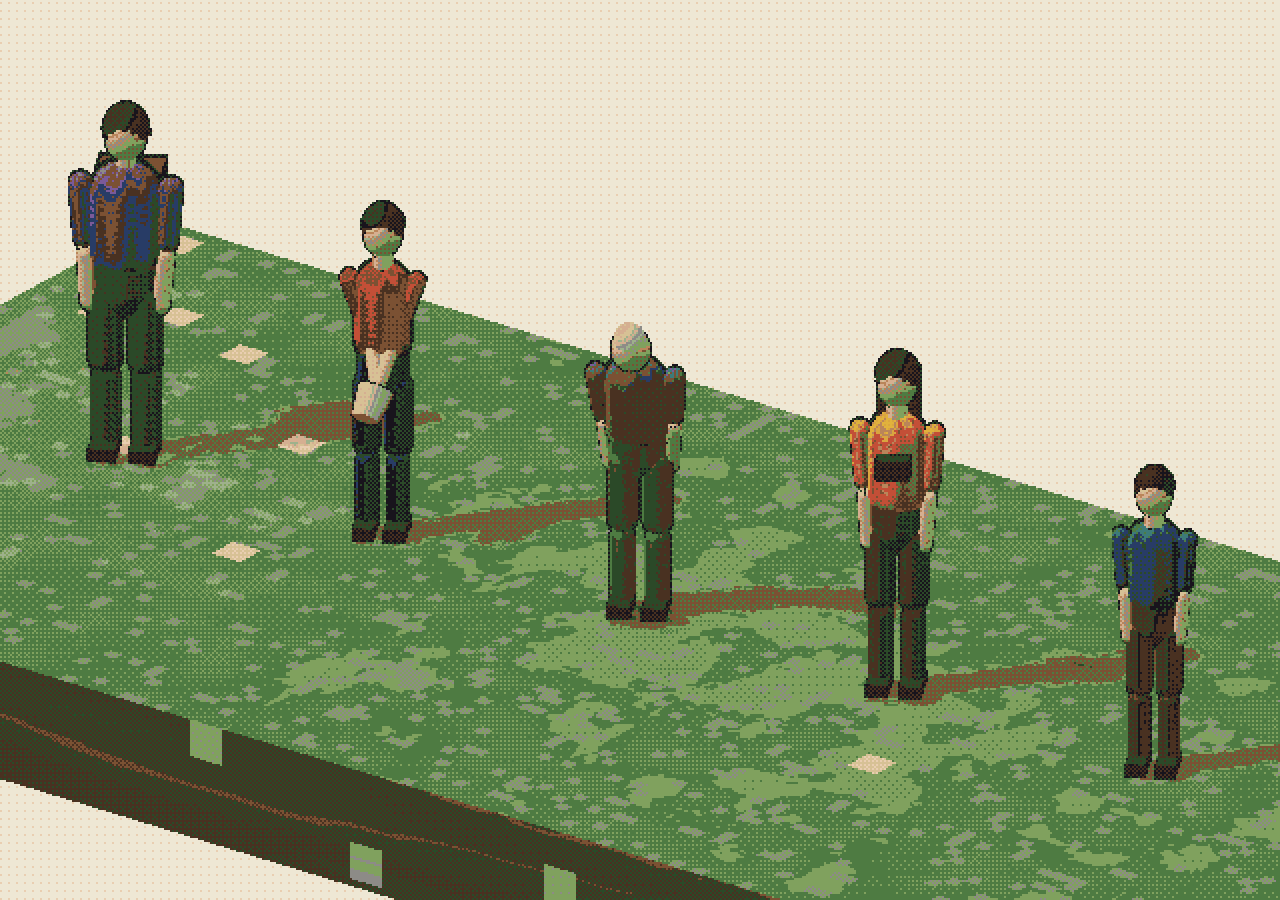
<file: prototypes/art/people.html>
<!doctype html>
<html lang="ja">
<head>
<meta charset="utf-8">
<meta name="viewport" content="width=device-width, initial-scale=1">
<title>人の見本</title>
<style>html, body { margin: 0; height: 100%; background: #EDE6D3; } canvas { width: 100%; height: 100%; display: block; image-rendering: pixelated; }</style>
<script type="importmap">{ "imports": { "three": "./vendor/three.module.js" } }</script>
</head>
<body>
<canvas id="c"></canvas>
<script type="module">
// 人の形・感情の出方を、近くで確かめるための見本。?raw で点描を外す。
import * as THREE from 'three';
import { makePerson } from './person.js';
import { colorDither } from './post.js';
import { ground } from './materials.js';

const PALETTE = ['#EDE6D3', '#1E1B22', '#2C3E66', '#3F7A78', '#9DB08A', '#7FA05E', '#4F7A44', '#2F4A2C', '#D9A441', '#D6C094', '#9EC1CF', '#7A5236', '#4A3426', '#8C8A86', '#B9845A', '#E8CDB0', '#C2503A', '#7A5A98', '#4C7FB8', '#E0B13E', '#D4AE90'];
const PEOPLE = [
  { top: '#7A5A98', bottom: '#4A4A52', hair: '#3A2E25', prop: 'pack', build: 1.15, height: 1.14 },
  { top: '#C2503A', bottom: '#2C3E66', hair: '#2E2620', prop: 'bucket', build: 0.9, height: 1.06, hairStyle: 'tied', mood: { tension: 1 } },
  { top: '#4C7FB8', bottom: '#6E6A62', hair: '#C8C8C0', prop: 'cane', build: 1.0, height: 1.08, stoop: 1, hairStyle: 'bald', mood: { sorrow: 1 } },
  { top: '#E0B13E', bottom: '#3F4A3C', hair: '#3A2E25', prop: 'camera', build: 0.95, height: 1.1, hairStyle: 'long' },
  { top: '#3F7A78', bottom: '#5E4630', hair: '#1E1B22', prop: 'none', build: 0.85, height: 0.98 },
];
const raw = new URLSearchParams(location.search).has('raw');
const canvas = document.getElementById('c');
const renderer = new THREE.WebGLRenderer({ canvas, antialias: raw, preserveDrawingBuffer: true });
renderer.setPixelRatio(1); renderer.shadowMap.enabled = true;
const scene = new THREE.Scene(); scene.background = new THREE.Color('#EDE6D3');
const floor = new THREE.Mesh(new THREE.BoxGeometry(6, 0.4, 3), ground('#7FA05E', '#7A5A3C', 'grass'));
floor.position.y = -0.2; floor.receiveShadow = true; scene.add(floor);
const outline = new THREE.MeshBasicMaterial({ color: '#1E1B22', side: THREE.BackSide });
const rigs = PEOPLE.map((p, i) => { const r = makePerson(p, outline); r.root.position.set(-2 + i, 0, 0); r.root.rotation.y = 0.5; scene.add(r.root); return { r, p }; });
scene.add(new THREE.HemisphereLight('#FFF4E0', '#7A8A6A', 1.6));
const sun = new THREE.DirectionalLight('#FFE2B8', 1.9); sun.position.set(-3, 6, 4); sun.castShadow = true; scene.add(sun);
let cam, fx;
function size() {
  const w = canvas.clientWidth, h = canvas.clientHeight; renderer.setSize(w, h, false);
  const a = w / h, s = 1.0;
  cam = new THREE.OrthographicCamera(-s * a * 1.4, s * a * 1.4, s * 1.4, -s * 1.4, 0.1, 100);
  cam.position.set(6, 5, 8); cam.lookAt(0, 0.55, 0);
  fx = colorDither(renderer, w, h, PALETTE);
}
size(); addEventListener('resize', size);
const step = (t) => {
  rigs.forEach(({ r, p }) => {
    r.animate(t, { tension: p.mood?.tension || 0, sorrow: p.mood?.sorrow || 0 });
    r.topMat.userData.sorrow.value = p.mood?.sorrow || 0;
    r.bottomMat.userData.sorrow.value = p.mood?.sorrow || 0;
  });
  if (raw) renderer.render(scene, cam); else fx.render(scene, cam, 2);
};
window.step = step;
(function loop(now) { step(now / 1000); requestAnimationFrame(loop); })(performance.now());
</script>
</body>
</html>
</file>
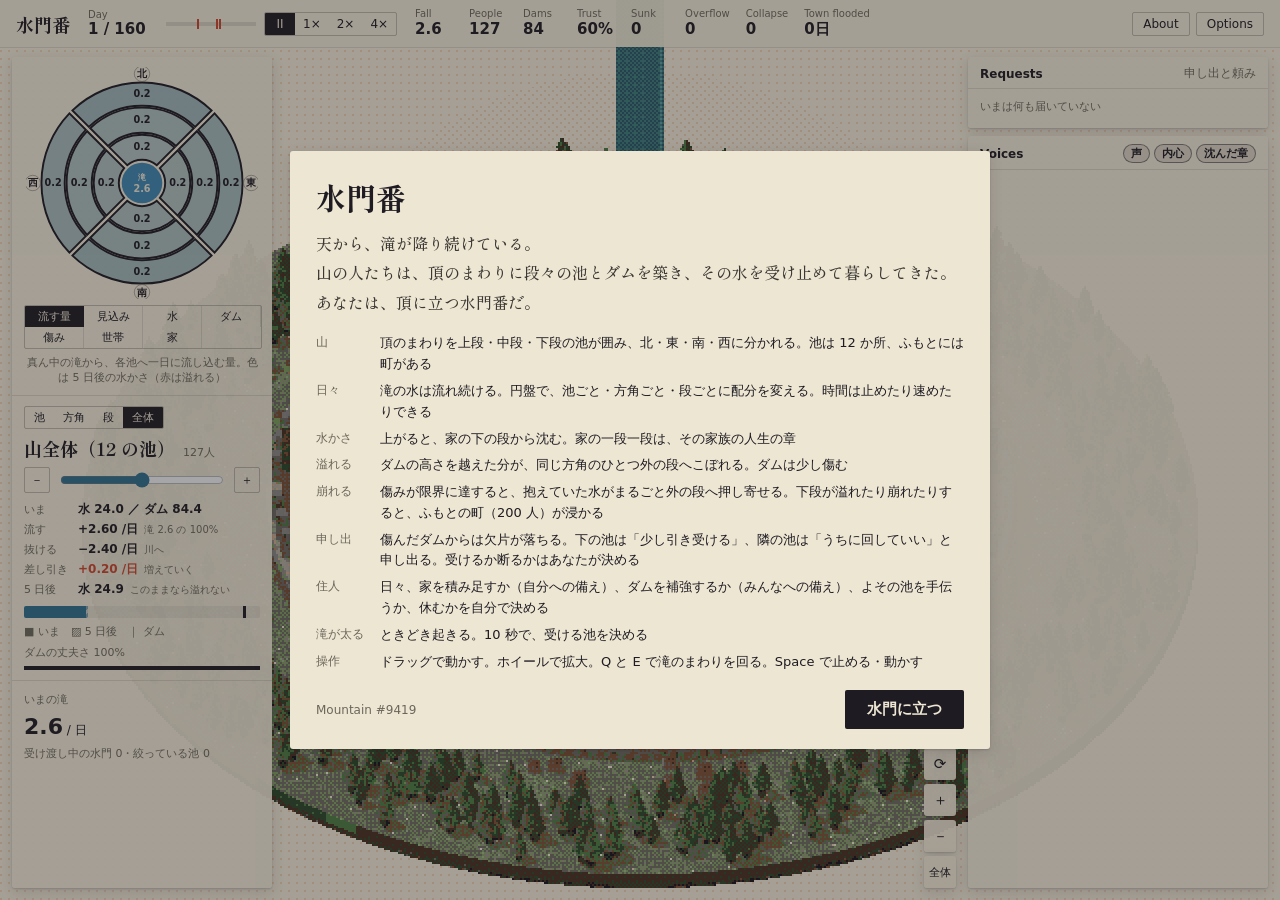
<file: prototypes/art/suimon.html>
<!doctype html>
<html lang="ja">
<head>
<meta charset="utf-8">
<meta name="viewport" content="width=device-width, initial-scale=1">
<title>水門番</title>
<link rel="stylesheet" href="fonts/shippori-mincho/500.css">
<link rel="stylesheet" href="fonts/shippori-mincho/700.css">
<style>
  :root { --paper: #EDE6D3; --panel: rgba(237, 230, 211, 0.95); --ink: #1E1B22; --shu: #C8452D; --soft: #6B665B; --line: rgba(30, 27, 34, 0.12); --water: #2F6E8C; --lift: 0 1px 2px rgba(30, 27, 34, 0.18), 0 4px 14px rgba(30, 27, 34, 0.12); --sans: system-ui, -apple-system, 'Hiragino Sans', 'Noto Sans JP', sans-serif; --mincho: 'Shippori Mincho', serif; }
  html, body { margin: 0; height: 100%; background: var(--paper); color: var(--ink); font-family: var(--sans); overflow: hidden; }
  canvas { position: fixed; inset: 0; width: 100%; height: 100%; image-rendering: pixelated; cursor: grab; touch-action: none; }
  canvas.drag { cursor: grabbing; }
  button { font: inherit; cursor: pointer; color: inherit; }
  .num { font-variant-numeric: tabular-nums; }

  /* 上の帯：日付・速さ・山全体の状態 */
  .bar { position: fixed; z-index: 20; left: 0; right: 0; top: 0; display: flex; align-items: center; gap: 18px; padding: 8px 16px; background: var(--panel); box-shadow: 0 1px 0 var(--line); }
  .bar > b { font-family: var(--mincho); font-size: 18px; font-weight: 700; white-space: nowrap; }
  .clock { display: flex; align-items: center; gap: 8px; }
  .clock .day { display: flex; flex-direction: column; min-width: 70px; }
  .clock .day small { font-size: 10px; color: var(--soft); }
  .clock .day span { font-size: 15px; font-weight: 600; }
  .dayline { width: 90px; height: 4px; background: rgba(30, 27, 34, 0.12); position: relative; }
  .dayline i { position: absolute; left: 0; top: 0; bottom: 0; background: var(--ink); }
  .dayline s { position: absolute; top: -3px; bottom: -3px; width: 2px; background: var(--shu); text-decoration: none; }
  .speed { display: flex; border: 1px solid rgba(30, 27, 34, 0.25); border-radius: 2px; overflow: hidden; }
  .speed button { border: 0; background: transparent; font-size: 12px; padding: 4px 8px; min-width: 30px; }
  .speed button[aria-pressed="true"] { background: var(--ink); color: var(--paper); }
  .stats { display: flex; gap: 16px; margin: 0; overflow-x: auto; scrollbar-width: none; }
  .stats div { display: flex; flex-direction: column; gap: 1px; min-width: 38px; }
  .stats dt { font-size: 10px; color: var(--soft); white-space: nowrap; }
  .stats dd { margin: 0; font-size: 15px; font-weight: 600; white-space: nowrap; }
  .stats dd.bad { color: var(--shu); }
  .bar .right { margin-left: auto; display: flex; gap: 6px; position: relative; }
  .ghost { font-size: 12px; border: 1px solid rgba(30, 27, 34, 0.25); background: transparent; padding: 4px 10px; border-radius: 2px; white-space: nowrap; }
  .ghost[aria-pressed="true"] { background: rgba(30, 27, 34, 0.1); border-color: rgba(30, 27, 34, 0.5); }
  .menu { position: absolute; right: 0; top: calc(100% + 8px); background: var(--panel); box-shadow: var(--lift); padding: 10px 12px; display: none; min-width: 230px; font-size: 12px; }
  .menu.open { display: block; }
  .menu p { margin: 8px 0 4px; color: var(--soft); }
  .menu .row { display: flex; gap: 4px; flex-wrap: wrap; }

  .panel { position: fixed; z-index: 10; background: var(--panel); box-shadow: var(--lift); border-radius: 3px; font-size: 12px; }
  .panel h4 { margin: 0; padding: 8px 12px 6px; font-size: 12px; font-weight: 600; display: flex; justify-content: space-between; align-items: center; gap: 8px; border-bottom: 1px solid var(--line); }
  .panel h4 span { font-weight: 400; color: var(--soft); }

  /* 下の操作盤：円盤・選んだまとまり・流れ */
  /* 左の列：水門の操作盤。円盤・選んだまとまり・いまの滝を縦に並べる */
  #gates { left: 12px; top: calc(var(--bar-h, 50px) + 10px); bottom: 12px; width: 260px; display: flex; flex-direction: column; overflow-y: auto; }
  #gates > div { padding: 10px 12px; }
  #gates > div + div { border-top: 1px solid var(--line); }
  .dial { display: flex; flex-direction: column; align-items: center; gap: 6px; }
  .mode.lens { display: grid; grid-template-columns: repeat(4, 1fr); width: 100%; }
  .lens button { padding: 3px 4px; white-space: nowrap; border-right: 1px solid var(--line) !important; }
  .lenshint { font-size: 11px; color: var(--soft); text-align: center; }
  .dial svg { width: 232px; height: 232px; display: block; touch-action: none; }
  .dial .w { cursor: pointer; stroke: var(--paper); stroke-width: 1.5; }
  .dial .w.sel { stroke: var(--ink); stroke-width: 2; }
  .dial .w.danger { stroke: var(--shu); stroke-width: 2.5; }
  .dial text { font-size: 10px; font-weight: 600; pointer-events: none; text-anchor: middle; dominant-baseline: middle; fill: var(--ink); font-family: var(--sans); }
  .dial text.light { fill: var(--paper); }
  .dial .dir { cursor: pointer; }
  .dial .dir circle { fill: var(--paper); stroke: rgba(30, 27, 34, 0.35); }
  .dial .dir.sel circle { fill: var(--ink); }
  .dial .dir.sel text { fill: var(--paper); }
  .dial .dir text { pointer-events: none; font-size: 10px; }
  .dial .hub { cursor: pointer; }
  .mode { display: flex; border: 1px solid rgba(30, 27, 34, 0.25); border-radius: 2px; overflow: hidden; align-self: flex-start; }
  .mode button { border: 0; background: transparent; font-size: 11px; padding: 3px 9px; }
  .mode button[aria-pressed="true"] { background: var(--ink); color: var(--paper); }
  .sel-detail { display: flex; flex-direction: column; gap: 6px; }
  .sel-detail .head { display: flex; align-items: baseline; gap: 8px; }
  .sel-detail .head b { font-family: var(--mincho); font-size: 18px; }
  .sel-detail .head span { color: var(--soft); font-size: 11px; }
  .sel-detail .head .pct { margin-left: auto; font-size: 22px; font-weight: 700; color: var(--ink); }
  .wrow { display: flex; align-items: center; gap: 8px; }
  .wrow input { flex: 1; accent-color: var(--water); }
  .wrow button { width: 26px; height: 26px; padding: 0; }
  .gauge { position: relative; height: 12px; background: rgba(30, 27, 34, 0.06); border-radius: 2px; overflow: hidden; }
  .gauge .wl { position: absolute; left: 0; top: 0; bottom: 0; background: var(--water); }
  .gauge .d { position: absolute; top: -2px; bottom: -2px; width: 3px; background: var(--ink); }
  .hp { height: 4px; background: rgba(30, 27, 34, 0.08); position: relative; }
  .hp i { position: absolute; left: 0; top: 0; bottom: 0; background: var(--ink); }
  .hp.bad i { background: var(--shu); }
  .read { display: flex; justify-content: space-between; color: var(--soft); font-size: 11px; gap: 8px; }
  .flow { display: grid; grid-template-columns: max-content 1fr; gap: 3px 10px; margin: 2px 0; font-size: 12px; align-items: baseline; }
  .flow dt { color: var(--soft); font-size: 11px; }
  .flow dd { margin: 0; font-weight: 600; }
  .flow dd small { font-weight: 400; color: var(--soft); font-size: 10px; margin-left: 6px; }
  .flow dd.up { color: var(--shu); }
  .flow dd.down { color: var(--water); }
  .flow dd b { color: var(--shu); }
  .gauge .p { position: absolute; top: 0; bottom: 0; background: repeating-linear-gradient(135deg, rgba(47, 110, 140, 0.55) 0 3px, rgba(47, 110, 140, 0.18) 3px 6px); }
  .read b { color: var(--shu); }
  .gofoot { display: flex; flex-direction: column; gap: 6px; font-size: 11px; color: var(--soft); line-height: 1.6; }
  .gofoot .big { font-size: 22px; font-weight: 700; color: var(--ink); line-height: 1.1; }
  .gofoot .ev { color: var(--shu); font-weight: 600; }

  /* 右の列：申し出と頼み・声・詳しいこと */
  #rightcol { position: fixed; z-index: 10; right: 12px; top: calc(var(--bar-h, 50px) + 10px); bottom: 12px; width: 300px; display: flex; flex-direction: column; gap: 8px; pointer-events: none; }
  #rightcol > .panel { position: static; pointer-events: auto; min-height: 0; }
  #requests { flex: 0 1 auto; max-height: 34%; display: flex; flex-direction: column; }
  #reqList { overflow-y: auto; padding: 6px 10px 10px; display: flex; flex-direction: column; gap: 6px; }
  #reqList:empty::before { content: 'いまは何も届いていない'; color: var(--soft); font-size: 11px; padding: 4px 2px; }
  .req { background: #FBF6EA; box-shadow: 0 1px 2px rgba(30, 27, 34, 0.15); border-radius: 3px; padding: 8px 10px; display: flex; flex-direction: column; gap: 5px; border-left: 3px solid var(--water); }
  .req.ease { border-left-color: var(--shu); }
  .req .t { font-weight: 600; font-size: 12px; }
  .req .q { font-family: var(--mincho); font-size: 13px; line-height: 1.5; }
  .req .who { color: var(--soft); font-size: 11px; }
  .req .acts { display: flex; gap: 6px; align-items: center; }
  .req .acts button { font-size: 12px; padding: 4px 12px; border-radius: 2px; border: 1px solid rgba(30, 27, 34, 0.3); background: transparent; }
  .req .acts .yes { background: var(--ink); color: var(--paper); border-color: var(--ink); }
  .req .left { margin-left: auto; width: 50px; height: 3px; background: rgba(30, 27, 34, 0.12); position: relative; }
  .req .left i { position: absolute; left: 0; top: 0; bottom: 0; background: var(--soft); }

  /* 声 */
  #voices { flex: 1 1 0; display: flex; flex-direction: column; }
  #log { overflow-y: auto; flex: 1; min-height: 0; padding: 4px 12px 12px; display: flex; flex-direction: column; gap: 4px; }
  .msg { display: flex; flex-direction: column; align-items: flex-start; gap: 3px; cursor: pointer; }
  .msg .who { font-size: 11px; color: var(--soft); display: flex; align-items: center; gap: 5px; margin-top: 6px; }
  .msg .who b { color: var(--ink); font-weight: 600; }
  .msg .text { padding: 6px 10px; border-radius: 10px; font-size: 13px; line-height: 1.55; max-width: 92%; font-family: var(--mincho); }
  .msg.say .text { background: #FBF6EA; box-shadow: 0 1px 2px rgba(30, 27, 34, 0.15); }
  .msg.inner .text { border: 1px dashed rgba(30, 27, 34, 0.4); color: #3B3833; }
  .msg.muse .text { background: rgba(47, 110, 140, 0.1); color: #2E4A5A; }
  .msg.harsh .text { box-shadow: inset 3px 0 0 var(--shu), 0 1px 2px rgba(30, 27, 34, 0.15); }
  .sys { align-self: stretch; text-align: center; font-size: 11px; color: var(--soft); margin: 2px 0; }
  .sys.event { color: var(--ink); font-weight: 600; font-size: 12px; margin: 10px 0 2px; border-top: 1px solid var(--line); padding-top: 8px; }
  .sys.bad { color: var(--shu); font-weight: 600; }
  .filters { display: flex; gap: 4px; }
  .filters button { font-size: 11px; border: 1px solid rgba(30, 27, 34, 0.25); background: transparent; color: var(--soft); padding: 1px 7px; border-radius: 10px; }
  .filters button[aria-pressed="true"] { background: rgba(30, 27, 34, 0.1); color: var(--ink); border-color: rgba(30, 27, 34, 0.5); }
  #log.no-say .say, #log.no-inner .inner, #log.no-muse .muse { display: none; }

  /* 池・世帯の詳しいこと（声の下） */
  #inspect { flex: 1 1 0; display: none; overflow-y: auto; }
  #inspect.show { display: block; }
  #inspect .body { padding: 10px 12px 12px; }
  #inspect .name { display: flex; align-items: baseline; gap: 8px; flex-wrap: wrap; }
  #inspect .name b { font-family: var(--mincho); font-size: 18px; }
  #inspect .name span { color: var(--soft); }
  .chips { display: flex; gap: 4px; flex-wrap: wrap; margin: 6px 0 8px; }
  .chips i { font-style: normal; font-size: 11px; background: rgba(30, 27, 34, 0.07); padding: 1px 7px; border-radius: 9px; }
  .kv { display: grid; grid-template-columns: max-content 1fr; gap: 4px 10px; align-items: center; margin-bottom: 8px; }
  .kv dt { color: var(--soft); font-size: 11px; }
  .kv dd { margin: 0; }
  .bar1 { height: 6px; background: rgba(30, 27, 34, 0.08); position: relative; }
  .bar1 i { position: absolute; left: 0; top: 0; bottom: 0; background: var(--ink); }
  .stack { display: flex; flex-direction: column-reverse; gap: 2px; }
  .stack div { padding: 3px 8px; font-size: 12px; background: rgba(30, 27, 34, 0.05); border-left: 3px solid var(--c, #999); }
  .stack div.sunk { background: rgba(47, 110, 140, 0.16); color: #2E4A5A; border-left-color: var(--water); }
  .stack div.sunk::after { content: '沈んだ'; float: right; font-size: 10px; color: var(--water); }
  .homes { display: flex; flex-direction: column; gap: 2px; }
  .homes button { text-align: left; background: rgba(30, 27, 34, 0.04); border: 0; padding: 5px 8px; border-radius: 2px; display: flex; gap: 8px; align-items: baseline; }
  .homes button:hover { background: rgba(30, 27, 34, 0.1); }
  .homes button span { color: var(--soft); font-size: 11px; margin-left: auto; }
  #inspect h5 { font-size: 11px; color: var(--soft); margin: 10px 0 6px; font-weight: 600; }

  /* 場面の名札・声 */
  .tag { position: fixed; z-index: 4; transform: translate(-50%, -100%); font-size: 10px; background: rgba(237, 230, 211, 0.82); padding: 1px 6px; border-radius: 2px; white-space: nowrap; pointer-events: none; font-weight: 600; }
  .tag.sel { background: var(--ink); color: var(--paper); }
  .tag.warn { background: var(--shu); color: var(--paper); }
  .tag.gate { font-family: var(--mincho); font-size: 13px; }
  .float { position: fixed; z-index: 5; transform: translate(-50%, -100%); max-width: 14em; width: max-content; font-family: var(--mincho); font-size: 13px; line-height: 1.5; padding: 4px 9px; background: var(--panel); box-shadow: var(--lift); border-radius: 2px; pointer-events: none; transition: opacity .3s; }
  .float.inner { border: 1px dashed rgba(30, 27, 34, 0.45); box-shadow: none; background: rgba(237, 230, 211, 0.85); }
  .float.muse { background: rgba(214, 228, 232, 0.95); }
  .float b { display: block; font-family: var(--sans); font-size: 10px; color: var(--soft); font-weight: 500; }
  .toast { position: fixed; z-index: 12; left: 50%; top: calc(var(--bar-h, 50px) + 10px); transform: translateX(-50%); background: var(--ink); color: var(--paper); font-size: 13px; padding: 7px 16px; border-radius: 2px; white-space: nowrap; opacity: 0; transition: opacity .25s; pointer-events: none; }
  .toast.show { opacity: 1; }
  .toast.bad { background: var(--shu); }
  .viewctl { position: fixed; z-index: 9; right: 324px; bottom: 12px; display: flex; flex-direction: column; gap: 4px; }
  .viewctl button { width: 32px; height: 32px; padding: 0; background: var(--panel); border: 0; box-shadow: var(--lift); border-radius: 3px; font-size: 15px; }

  /* 出来事・始める前・結果 */
  .sheet { position: fixed; inset: 0; z-index: 30; display: none; align-items: center; justify-content: center; padding: 16px; background: rgba(30, 27, 34, 0.35); }
  .sheet.show { display: flex; }
  .sheet > div { background: var(--paper); box-shadow: var(--lift); width: min(700px, 100%); max-height: calc(100vh - 32px); overflow-y: auto; padding: 24px 26px 20px; box-sizing: border-box; border-radius: 3px; }
  .sheet h1, .sheet h2 { font-family: var(--mincho); margin: 0 0 10px; font-weight: 700; }
  .sheet h1 { font-size: 30px; }
  .sheet h2 { font-size: 22px; }
  .sheet h3 { font-size: 12px; margin: 18px 0 8px; color: var(--soft); font-weight: 600; }
  .lead { margin: 0 0 16px; font-family: var(--mincho); font-size: 16px; line-height: 1.85; color: #3B3833; }
  .rules { display: grid; grid-template-columns: max-content 1fr; gap: 6px 16px; margin: 0 0 18px; font-size: 13px; line-height: 1.6; }
  .rules dt { color: var(--soft); font-size: 12px; }
  .rules dd { margin: 0; }
  .foot { display: flex; align-items: center; justify-content: space-between; gap: 12px; flex-wrap: wrap; }
  .foot span { color: var(--soft); font-size: 12px; }
  .primary { font-size: 15px; font-weight: 700; background: var(--ink); color: var(--paper); border: 0; padding: 10px 22px; border-radius: 2px; }
  .timer { height: 4px; background: rgba(30, 27, 34, 0.12); margin: 4px 0 14px; position: relative; }
  .timer i { position: absolute; left: 0; top: 0; bottom: 0; background: var(--shu); }
  .choices { display: grid; grid-template-columns: 3.5em repeat(4, 1fr); gap: 6px; align-items: stretch; }
  .choices .rh { font-family: var(--mincho); font-weight: 700; display: flex; align-items: center; }
  .choices .ch { font-size: 11px; color: var(--soft); text-align: center; }
  .choices button { text-align: left; background: #FBF6EA; border: 2px solid transparent; padding: 6px 8px; border-radius: 3px; box-shadow: 0 1px 2px rgba(30, 27, 34, 0.15); font-size: 11px; line-height: 1.5; }
  .choices button.def { border-color: var(--ink); }
  .choices button em { font-style: normal; font-size: 10px; color: var(--paper); background: var(--ink); padding: 0 5px; border-radius: 2px; display: none; }
  .choices button.def em { display: inline-block; }
  .choices button .risk { color: var(--shu); font-weight: 600; }
  .groupch { display: flex; gap: 6px; flex-wrap: wrap; margin-top: 10px; }
  .groupch button { font-size: 12px; padding: 6px 10px; border: 1px solid rgba(30, 27, 34, 0.3); background: transparent; border-radius: 2px; }
  .cmp { width: 100%; border-collapse: collapse; font-size: 12px; }
  .cmp th { text-align: right; font-weight: 500; color: var(--soft); font-size: 11px; padding: 0 0 6px 8px; white-space: nowrap; }
  .cmp th:first-child, .cmp td:first-child { text-align: left; padding-left: 0; }
  .cmp td { text-align: right; padding: 6px 0 6px 8px; border-top: 1px solid var(--line); }
  .cmp tr.me td { font-weight: 700; }
  .rres { display: grid; grid-template-columns: 200px 1fr; gap: 16px; align-items: center; }
  .rres svg { width: 190px; height: 190px; }
  .note { font-size: 13px; line-height: 1.8; margin: 0; }
  @media (max-width: 900px) {
    .bar { gap: 10px; padding: 7px 10px; flex-wrap: wrap; }
    .dayline, #helpBtn { display: none; }
    .stats dd { font-size: 13px; }
    /* 狭い画面：操作盤は下に横長、右の列は上に */
    #gates { top: auto; bottom: 12px; left: 12px; right: 12px; width: auto; flex-direction: row; max-height: 34vh; }
    #gates > div + div { border-top: 0; border-left: 1px solid var(--line); }
    .dial svg { width: 120px; height: 120px; }
    .gofoot { display: none; }
    #rightcol { left: 12px; width: auto; bottom: calc(34vh + 24px); }
    #voices { max-height: 18vh; }
    .viewctl { right: 12px; bottom: calc(34vh + 24px); }
    .choices { grid-template-columns: 2.5em repeat(4, 1fr); }
    .rres { grid-template-columns: 1fr; }
  }
  @media (prefers-reduced-motion: reduce) { * { transition: none !important; } }
</style>
<script type="importmap">{ "imports": { "three": "./vendor/three.module.js" } }</script>
</head>
<body>
<canvas id="c"></canvas>
<header class="bar" id="bar"><b>水門番</b>
  <div class="clock"><div class="day"><small>Day</small><span class="num" id="sDay">1 / 160</span></div><div class="dayline" id="dayline"><i id="dayFill"></i></div>
    <div class="speed" id="speed"><button data-s="0" aria-label="止める">II</button><button data-s="1">1×</button><button data-s="2">2×</button><button data-s="4">4×</button></div></div>
  <dl class="stats">
    <div><dt>Fall</dt><dd class="num" id="sFall">–</dd></div>
    <div><dt>People</dt><dd class="num" id="sPeople">–</dd></div>
    <div><dt>Dams</dt><dd class="num" id="sDams">–</dd></div>
    <div><dt>Trust</dt><dd class="num" id="sTrust">–</dd></div>
    <div><dt>Sunk</dt><dd class="num" id="sSunk">0</dd></div>
    <div><dt>Overflow</dt><dd class="num" id="sOver">0</dd></div>
    <div><dt>Collapse</dt><dd class="num" id="sColl">0</dd></div>
    <div><dt>Town flooded</dt><dd class="num" id="sTown">0日</dd></div>
  </dl>
  <div class="right"><button class="ghost" id="helpBtn">About</button><button class="ghost" id="optBtn" aria-expanded="false">Options</button>
    <div class="menu" id="menu">
      <p>Voices</p><div class="row" id="vlevel"><button class="ghost" data-v="0">0</button><button class="ghost" data-v="1">1</button><button class="ghost" data-v="2">2</button><button class="ghost" data-v="3">3</button></div>
      <p id="vhint" style="color:var(--soft);margin-top:4px;font-size:11px"></p>
      <p>Mountain <span id="seedLabel"></span></p>
      <div class="row"><button class="ghost" id="sameValley">同じ山でやり直す</button><button class="ghost" id="newValley">別の山へ</button></div>
    </div>
  </div>
</header>


<section class="panel" id="gates">
  <div class="dial"><svg id="dial" viewBox="-120 -120 240 240" aria-label="水門の円盤。山を上から見た形で、12 の池が並ぶ"></svg>
    <div class="mode lens" id="lens"></div><div class="lenshint" id="lensHint"></div></div>
  <div class="sel-detail" id="selDetail"></div>
  <div class="gofoot" id="flowNote"></div>
</section>

<div id="rightcol">
<section class="panel" id="requests"><h4>Requests<span id="reqCount">申し出と頼み</span></h4><div id="reqList"></div></section>
<section class="panel" id="voices">
  <h4>Voices<div class="filters" id="filters"><button data-k="say" aria-pressed="true">声</button><button data-k="inner" aria-pressed="true">内心</button><button data-k="muse" aria-pressed="true">沈んだ章</button></div></h4>
  <div id="log"></div>
</section>

<section class="panel" id="inspect"><h4><span id="iTitle"></span><button class="ghost" id="iClose" style="padding:1px 8px">閉じる</button></h4><div class="body" id="iBody"></div></section>
</div>
<div id="tags"></div>
<div class="toast" id="toast"></div>
<div class="viewctl"><button id="rotL" title="左へ回す（Q）" aria-label="左へ回す">⟲</button><button id="rotR" title="右へ回す（E）" aria-label="右へ回す">⟳</button><button id="zIn" aria-label="近づく">＋</button><button id="zOut" aria-label="離れる">－</button><button id="zHome" aria-label="全体を見る" style="font-size:11px">全体</button></div>

<section class="sheet show" id="intro"><div>
  <h1>水門番</h1>
  <p class="lead">天から、滝が降り続けている。<br>山の人たちは、頂のまわりに段々の池とダムを築き、その水を受け止めて暮らしてきた。<br>あなたは、頂に立つ水門番だ。</p>
  <dl class="rules">
    <dt>山</dt><dd>頂のまわりを上段・中段・下段の池が囲み、北・東・南・西に分かれる。池は 12 か所、ふもとには町がある</dd>
    <dt>日々</dt><dd>滝の水は流れ続ける。円盤で、池ごと・方角ごと・段ごとに配分を変える。時間は止めたり速めたりできる</dd>
    <dt>水かさ</dt><dd>上がると、家の下の段から沈む。家の一段一段は、その家族の人生の章</dd>
    <dt>溢れる</dt><dd>ダムの高さを越えた分が、同じ方角のひとつ外の段へこぼれる。ダムは少し傷む</dd>
    <dt>崩れる</dt><dd>傷みが限界に達すると、抱えていた水がまるごと外の段へ押し寄せる。下段が溢れたり崩れたりすると、ふもとの町（200 人）が浸かる</dd>
    <dt>申し出</dt><dd>傷んだダムからは欠片が落ちる。下の池は「少し引き受ける」、隣の池は「うちに回していい」と申し出る。受けるか断るかはあなたが決める</dd>
    <dt>住人</dt><dd>日々、家を積み足すか（自分への備え）、ダムを補強するか（みんなへの備え）、よその池を手伝うか、休むかを自分で決める</dd>
    <dt>滝が太る</dt><dd>ときどき起きる。10 秒で、受ける池を決める</dd>
    <dt>操作</dt><dd>ドラッグで動かす。ホイールで拡大。Q と E で滝のまわりを回る。Space で止める・動かす</dd>
  </dl>
  <div class="foot"><span id="introSeed"></span><button class="primary" id="startBtn">水門に立つ</button></div>
</div></section>

<section class="sheet" id="surge"><div>
  <h2>滝が太る</h2>
  <p class="lead" style="margin-bottom:8px">天の滝が、急に太くなった。これから 3 日、どこかが受けるしかない。</p>
  <div class="timer"><i id="surgeTimer"></i></div>
  <div class="choices" id="surgeChoices"></div>
  <div class="groupch" id="surgeGroups"></div>
</div></section>

<section class="sheet" id="result"><div>
  <h2>160 日が過ぎた</h2>
  <h3>ほかの水門番と比べる（同じ山・同じ滝）</h3>
  <table class="cmp"><thead><tr><th>水門番</th><th>沈んだ章</th><th>溢れ</th><th>崩壊</th><th>町が浸かった日</th><th>家を失った世帯</th><th>ダムの伸び</th><th>信頼</th></tr></thead><tbody id="cmpRows"></tbody></table>
  <p class="note" id="reqNote" style="margin-top:8px"></p>
  <h3>あなたの山：段ごとに背負ったもの</h3>
  <table class="cmp"><thead><tr><th>段</th><th>人</th><th>受けた水</th><th>一人あたり</th><th>沈んだ章</th><th>溢れ</th><th>崩壊</th><th>一人あたりの働き</th></tr></thead><tbody id="ringRows"></tbody></table>
  <h3>池ごとの沈んだ章</h3>
  <div class="rres"><svg id="resDial" viewBox="-120 -120 240 240"></svg><p class="note" id="resNote"></p></div>
  <h3>聞こえた非難は当たっていたか</h3>
  <table class="cmp"><thead><tr><th>見る向き</th><th>見え方</th><th>非難</th><th>当たり</th><th>外れ</th></tr></thead><tbody id="accRows"></tbody></table>
  <p class="note" id="accuse" style="margin-top:8px"></p>
  <div class="foot" style="margin-top:18px"><button class="ghost" id="rSame">同じ山でやり直す</button><button class="primary" id="rNew">別の山へ</button></div>
</div></section>

<section class="sheet" id="nogl"><div>
  <h2>3D の描画が使えません</h2>
  <p class="lead">このブラウザでは、いま WebGL が使えない状態です。ブラウザの設定で「ハードウェア アクセラレーション」を有効にして、開き直してください。</p>
  <p id="noglDetail" style="font-size:12px;color:var(--soft)"></p>
</div></section>

<script type="module">
import { createValley } from './suimon.js';
import { createSim, summarize, runPolicy, POLICIES, DAYS, basinIndex, GROUPS, trustAll, TOWN_PEOPLE } from './suimon-sim.js';
import { RINGS, SECTORS } from './suimon-data.js';

const $ = (id) => document.getElementById(id);
const params = new URLSearchParams(location.search);
const capture = params.has('capture');
const seed = Number(params.get('seed')) || (capture ? 7 : 1000 + Math.floor(Math.random() * 9000));
let voiceLevel = 2;
try { voiceLevel = Number(sessionStorage.getItem('suimon-voices') ?? 2); } catch {}
const VHINT = ['0：内心と沈んだ章のひとりごとだけ', '1：不満と非難が聞こえる', '2：罵倒も聞こえる（ふだん）', '3：きつい罵倒も聞こえる'];
$('seedLabel').textContent = '#' + seed; $('introSeed').textContent = 'Mountain #' + seed;
const SEC_PER_DAY = 1.5; // 1× のとき、一日が何秒か

const sim = createSim(seed, { voiceLevel });
let v;
try { v = createValley($('c'), { seed }); }
catch (err) { $('intro').classList.remove('show'); $('nogl').classList.add('show'); $('noglDetail').textContent = 'ブラウザが返した理由：' + (err?.message || err); throw err; }
window.valley = v; window.sim = sim;
const L = sim.state.layers, homes = sim.state.homes, N = sim.N;
const homeById = (id) => homes.find((h) => h.id === id);
const homesIn = (i) => homes.filter((h) => h.layer === i);

// ---------- 最初の場面 ----------
L.forEach((l, i) => { v.setPond(i, l.level, l.cap); v.setHealth(i, l.health); });
homes.forEach((h) => v.buildHouse(h));
sim.state.events.filter((e) => e.type === 'surge').forEach((e) => { const s = document.createElement('s'); s.style.left = (e.day / DAYS * 100) + '%'; $('dayline').appendChild(s); });

// ---------- 円盤：山を上から見た形。北が上。池・方角・段・全体のまとまりで選ぶ ----------
const weights = Array(N).fill(5);
let selKind = 'all', selKey = 0;
const selected = () => GROUPS[selKind](selKey);
const shares = () => { const s = weights.reduce((a, b) => a + b, 0); return s ? weights.map((w) => w / s) : weights.map(() => 1 / N); };
const RADII = [[24, 50], [52, 78], [80, 104]];
const angleOf = (s) => -Math.PI / 2 + s * Math.PI / 2;
// 扇形。方角の境のすきま（gap）は、どの半径でも同じ幅のまっすぐな溝になるよう、半径ごとに空ける角度を変える
function wedge(r0, r1, a0, a1, gap = 0) {
  const p = (r, a) => `${(r * Math.cos(a)).toFixed(2)} ${(r * Math.sin(a)).toFixed(2)}`;
  const g0 = Math.asin(Math.min(1, gap / r0)), g1 = Math.asin(Math.min(1, gap / r1));
  return `M${p(r0, a0 + g0)} L${p(r1, a0 + g1)} A${r1} ${r1} 0 0 1 ${p(r1, a1 - g1)} L${p(r0, a1 - g0)} A${r0} ${r0} 0 0 0 ${p(r0, a0 + g0)}Z`;
}
function groupName(kind, key) {
  if (kind === 'basin') return L[key].name;
  if (kind === 'sector') return `${SECTORS[key]}の方角（3 つの池）`;
  if (kind === 'ring') return `${RINGS[key].name}（4 つの池）`;
  return '山全体（12 の池）';
}
// 円盤に出す値（レンズ）。数字と色の濃さを切り替える
const LENSES = {
  share: { label: '流す量', hint: '真ん中の滝から、各池へ一日に流し込む量。色は 5 日後の水かさ（赤は溢れる）' },
  forecast: { label: '見込み', hint: 'いまの配分のままだと、何日で溢れるか。— は溢れない' },
  water: { label: '水', hint: '数字：水かさがダムの高さの何 % か' },
  dam: { label: 'ダム', hint: '数字：ダムの高さ。濃いほど高い' },
  health: { label: '傷み', hint: '数字：ダムの丈夫さ（%）。赤いほど傷んでいる' },
  homes: { label: '世帯', hint: '数字：暮らしている世帯の数。濃いほど人が多い' },
  house: { label: '家', hint: '数字：水の上に出ている家の段数（平均）。濃いほど高い' },
};
let lens = 'share';
function lensValues() {
  const fc = sim.forecast(shares());
  const dry = (i) => { const hs = homesIn(i); return hs.length ? hs.reduce((s, h) => s + h.blocks.filter((b) => !b.sunk).length, 0) / hs.length : 0; };
  const maxPpl = Math.max(1, ...L.map((l) => sim.people(l.i)));
  switch (lens) {
    case 'water': return { values: L.map((l) => l.level / l.cap), labels: L.map((l) => Math.round(l.level / l.cap * 100)) };
    case 'dam': return { values: L.map((l) => l.cap / 14), labels: L.map((l) => l.cap.toFixed(1)) };
    case 'health': return { values: L.map((l) => 1 - l.health), labels: L.map((l) => Math.round(l.health * 100)), colors: L.map((l) => `rgba(200,69,45,${0.08 + 0.85 * (1 - l.health)})`) };
    case 'homes': return { values: L.map((l) => sim.people(l.i) / maxPpl), labels: L.map((l) => homesIn(l.i).length) };
    case 'house': return { values: L.map((l) => dry(l.i) / 8), labels: L.map((l) => dry(l.i).toFixed(1)), colors: L.map((l) => `rgba(185,132,90,${0.12 + 0.8 * Math.min(1, dry(l.i) / 8)})`) };
    case 'forecast': return { values: L.map((l, i) => fc[i].overflowIn === null ? 0.05 : 1 - fc[i].overflowIn / 30), labels: fc.map((f) => f.overflowIn === null ? '—' : Math.ceil(f.overflowIn) + '日'), colors: fc.map((f) => f.overflowIn === null ? 'rgba(47,110,140,.12)' : `rgba(200,69,45,${0.25 + 0.7 * (1 - Math.min(1, f.overflowIn / 30))})`) };
    default: return { values: L.map((l, i) => fc[i].after / l.cap), labels: fc.map((f) => f.inflow.toFixed(1)) };
  }
}
function drawDial(svg, { values, labels = [], sel = [], danger = [], interactive = false, colors = null }) {
  let html = `<g class="hub" data-hub="1"><circle r="21" fill="#3F86B0"/>${interactive ? `<text y="-5" class="light" style="font-size:8px">滝</text><text y="6" class="light" style="font-size:10px">${sim.state.fallNow.toFixed(1)}</text>` : '<text y="1" class="light" style="font-size:9px">滝</text>'}</g>`;
  L.forEach((l, i) => {
    const [r0, r1] = RADII[l.ring], a = angleOf(l.sector);
    const val = values[i];
    const col = colors?.[i] ?? (val > 1 ? 'rgba(200,69,45,.85)' : `rgba(47,110,140,${0.12 + 0.8 * Math.min(1, val)})`);
    html += `<path class="w${sel.includes(i) ? ' sel' : ''}${danger[i] ? ' danger' : ''}" data-i="${i}" d="${wedge(r0, r1, a - Math.PI / 4, a + Math.PI / 4, 2.2)}" fill="${col}"/>`;
    const rm = (r0 + r1) / 2;
    if (labels[i] !== undefined) html += `<text x="${(rm * Math.cos(a)).toFixed(1)}" y="${(rm * Math.sin(a)).toFixed(1)}" class="${val > 0.55 ? 'light' : ''}">${labels[i]}</text>`;
  });
  if (interactive) {
    // 方角の札（押すと、その方角の 3 つの池をまとめて選ぶ）
    SECTORS.forEach((s, k) => { const a = angleOf(k), r = 113; html += `<g class="dir${selKind === 'sector' && selKey === k ? ' sel' : ''}" data-sector="${k}"><circle cx="${(r * Math.cos(a)).toFixed(1)}" cy="${(r * Math.sin(a)).toFixed(1)}" r="8"/><text x="${(r * Math.cos(a)).toFixed(1)}" y="${(r * Math.sin(a) + 0.5).toFixed(1)}">${s}</text></g>`; });
  }
  svg.innerHTML = html;
  if (!interactive) return;
  svg.querySelectorAll('.w').forEach((p) => {
    p.addEventListener('click', () => select('basin', Number(p.dataset.i)));
    p.addEventListener('wheel', (e) => { e.preventDefault(); select('basin', Number(p.dataset.i), false); bump(e.deltaY < 0 ? 1 : -1); }, { passive: false });
  });
  svg.querySelectorAll('.dir').forEach((g) => g.addEventListener('click', () => select('sector', Number(g.dataset.sector))));
  svg.querySelector('.hub').addEventListener('click', () => select('all', 0));
}
function setGroup(val) { selected().forEach((i) => { weights[i] = val; }); drawGates(); }
function bump(d) { selected().forEach((i) => { weights[i] = Math.max(0, Math.min(10, weights[i] + d)); }); drawGates(); }
function select(kind, key, inspect = true) {
  selKind = kind; selKey = key; drawGates();
  if (inspect && kind === 'basin') showBasin(key);
}
function drawGates() {
  const sh = shares(), grp = selected();
  drawDial($('dial'), { ...lensValues(), sel: grp, danger: L.map((l) => l.level / l.cap > 0.9 || l.health < 0.35), interactive: true });
  $('lens').innerHTML = Object.entries(LENSES).map(([k, x]) => `<button data-l="${k}" aria-pressed="${lens === k}">${x.label}</button>`).join('');
  $('lens').querySelectorAll('button').forEach((b) => b.addEventListener('click', () => { lens = b.dataset.l; drawGates(); }));
  $('lensHint').textContent = LENSES[lens].hint;
  const share = grp.reduce((s, i) => s + sh[i], 0);
  const avgW = Math.round(grp.reduce((s, i) => s + weights[i], 0) / grp.length);
  const lvl = grp.reduce((s, i) => s + L[i].level, 0), cap = grp.reduce((s, i) => s + L[i].cap, 0);
  const hp = Math.min(...grp.map((i) => L[i].health));
  const ppl = grp.reduce((s, i) => s + sim.people(i), 0);
  const fc = sim.forecast(sh), sum = (k) => grp.reduce((s, i) => s + fc[i][k], 0);
  const inflow = sum('inflow'), drain = sum('drain'), net = inflow - drain, after = sum('after');
  const over = grp.map((i) => fc[i].overflowIn).filter((x) => x !== null);
  const soon = over.length ? Math.min(...over) : null;
  const GMAX = Math.max(cap, after) * 1.08;
  const pct = (x) => Math.min(100, x / GMAX * 100);
  const sign = (x) => (x >= 0 ? '+' : '−') + Math.abs(x).toFixed(2);
  $('selDetail').innerHTML = `<div class="mode" id="mode">${[['basin', '池'], ['sector', '方角'], ['ring', '段'], ['all', '全体']].map(([k, t]) => `<button data-k="${k}" aria-pressed="${selKind === k}">${t}</button>`).join('')}</div>
    <div class="head"><b>${groupName(selKind, selKey)}</b><span>${ppl}人</span></div>
    <div class="wrow"><button class="ghost" id="wMinus" aria-label="減らす">－</button><input type="range" min="0" max="10" step="1" value="${avgW}" id="wRange" aria-label="流す割合"><button class="ghost" id="wPlus" aria-label="増やす">＋</button></div>
    <dl class="flow">
      <dt>いま</dt><dd class="num">水 ${lvl.toFixed(1)} ／ ダム ${cap.toFixed(1)}</dd>
      <dt>流す</dt><dd class="num">+${inflow.toFixed(2)} /日<small>滝 ${sim.state.fallNow.toFixed(1)} の ${Math.round(share * 100)}%</small></dd>
      <dt>抜ける</dt><dd class="num">−${drain.toFixed(2)} /日<small>川へ</small></dd>
      <dt>差し引き</dt><dd class="num ${net > 0 ? 'up' : 'down'}">${sign(net)} /日<small>${net > 0 ? '増えていく' : '減っていく'}</small></dd>
      <dt>5 日後</dt><dd class="num">水 ${Math.min(after, cap).toFixed(1)}${after > cap ? '<b> 溢れる</b>' : ''}<small>${soon !== null ? `溢れるまで ${Math.ceil(soon)} 日` : 'このままなら溢れない'}</small></dd>
    </dl>
    <div class="gauge"><div class="wl" style="width:${pct(lvl)}%"></div><div class="p" style="left:${pct(Math.min(lvl, after))}%;width:${Math.abs(pct(after) - pct(lvl))}%;${after < lvl ? 'background:rgba(237,230,211,.7)' : ''}"></div><div class="d" style="left:${Math.min(99, pct(cap))}%"></div></div>
    <div class="read"><span>■ いま　▨ 5 日後　｜ ダム</span></div>
    <div class="read"><span>ダムの丈夫さ ${Math.round(hp * 100)}%</span>${hp < 0.35 ? '<b>崩れかけ</b>' : ''}</div>
    <div class="hp${hp < 0.35 ? ' bad' : ''}"><i style="width:${hp * 100}%"></i></div>`;
  $('mode').querySelectorAll('button').forEach((b) => b.addEventListener('click', () => {
    const k = b.dataset.k;
    const cur = selKind === 'basin' ? L[selKey] : selKind === 'sector' ? L[basinIndex(0, selKey)] : selKind === 'ring' ? L[basinIndex(selKey, 0)] : L[0];
    select(k, k === 'basin' ? cur.i : k === 'sector' ? cur.sector : k === 'ring' ? cur.ring : 0, false);
  }));
  $('wRange').addEventListener('input', (e) => setGroup(Number(e.target.value)));
  $('wMinus').addEventListener('click', () => bump(-1));
  $('wPlus').addEventListener('click', () => bump(1));
  L.forEach((_, i) => $('t' + i)?.classList.toggle('sel', grp.includes(i)));
}

// ---------- 上の帯 ----------
let speed = 0;
function drawBar() {
  const st = sim.state;
  $('sDay').textContent = `${Math.min(DAYS, Math.floor(st.day) + 1)} / ${DAYS}`;
  $('dayFill').style.width = (st.day / DAYS * 100) + '%';
  $('sFall').textContent = st.fallNow.toFixed(1) + (st.active.some((a) => a.type === 'drought') ? ' 細' : st.surge && !st.surge.pending ? ' 太' : '');
  $('sPeople').textContent = homes.reduce((s, h) => s + h.members, 0);
  $('sDams').textContent = L.reduce((s, l) => s + l.cap, 0).toFixed(0);
  const tr = trustAll(sim);
  $('sTrust').textContent = Math.round(tr * 100) + '%'; $('sTrust').classList.toggle('bad', tr < 0.35);
  $('sSunk').textContent = L.reduce((s, l) => s + l.sunk, 0);
  $('sOver').textContent = L.reduce((s, l) => s + l.overflows, 0); $('sOver').classList.toggle('bad', L.some((l) => l.overflowing > 0));
  $('sColl').textContent = L.reduce((s, l) => s + l.collapses, 0); $('sColl').classList.toggle('bad', L.some((l) => l.collapses));
  $('sTown').textContent = Math.round(st.townDays) + '日'; $('sTown').classList.toggle('bad', st.townWater.some((x) => x > 0.2));
  const sh = shares();
  const flowTotal = st.fallNow;
  $('flowNote').innerHTML = `<div>いまの滝</div><div class="big num">${flowTotal.toFixed(1)}<span style="font-size:12px;font-weight:400"> / 日</span></div>
    ${st.surge && !st.surge.pending ? `<div class="ev">滝が太っている（${st.surge.targets.length === 1 ? L[st.surge.targets[0]].name : st.surge.targets.length + ' の池'}が受けている）</div>` : ''}
    ${st.active.some((a) => a.type === 'drought') ? '<div class="ev" style="color:var(--water)">滝が細っている。ダムを直す好機</div>' : ''}
    <div>受け渡し中の水門 ${st.sluices.length}・絞っている池 ${st.easing.length}</div>`;
}
function setSpeed(s) { speed = s; document.querySelectorAll('#speed button').forEach((b) => b.setAttribute('aria-pressed', Number(b.dataset.s) === s)); }
document.querySelectorAll('#speed button').forEach((b) => b.addEventListener('click', () => setSpeed(Number(b.dataset.s))));
new ResizeObserver(() => document.documentElement.style.setProperty('--bar-h', $('bar').offsetHeight + 'px')).observe($('bar'));

// ---------- 場面の名札と、頭の上の声 ----------
$('tags').innerHTML = L.map((l, i) => `<div class="tag" id="t${i}">${l.name}</div>`).join('') + '<div class="tag gate" id="tGate">水門</div>';
const floats = [];
function float(id, text, kind) {
  const el = document.createElement('div');
  el.className = 'float ' + kind;
  el.innerHTML = `<b>${homeById(id).name}</b>`; el.append(text);
  document.body.appendChild(el);
  floats.push({ el, id, t: 4 });
  if (floats.length > 3) floats.shift().el.remove();
}
function frameTags(dt) {
  const put = (el, p) => { const [x, y, z] = v.toScreen(p); el.style.left = x + 'px'; el.style.top = y + 'px'; el.style.display = z > 1 ? 'none' : ''; };
  L.forEach((l, i) => { const el = $('t' + i); put(el, v.labelPoint(i)); el.classList.toggle('warn', l.health < 0.35 || l.overflowing > 0); });
  put($('tGate'), v.gatePoint());
  const placed = [];
  for (let k = floats.length - 1; k >= 0; k--) {
    const f = floats[k]; f.t -= dt;
    if (f.t <= 0) { f.el.remove(); floats.splice(k, 1); continue; }
    f.el.style.opacity = Math.min(1, f.t);
    const [x, y0] = v.toScreen(v.headOf(f.id));
    let y = y0; const h = f.el.offsetHeight + 4, w = f.el.offsetWidth;
    for (const p of placed) if (Math.abs(p.x - x) < (p.w + w) / 2 && Math.abs(p.y - y) < h) y = p.y - h;
    placed.push({ x, y, w });
    f.el.style.left = x + 'px'; f.el.style.top = y + 'px';
  }
}

// ---------- 声の履歴と知らせ ----------
function addMsg(vo) {
  const h = homeById(vo.home);
  const el = document.createElement('div');
  el.className = `msg ${vo.kind}${vo.cat === 'insult' ? ' harsh' : ''}`;
  el.innerHTML = `<div class="who"><b>${h.name}</b><span>${L[vo.layer].name}・${Math.floor(vo.day) + 1}日目${vo.kind === 'inner' ? '・内心' : vo.kind === 'muse' ? '・沈んだ章' : ''}</span></div><div class="text"></div>`;
  el.querySelector('.text').textContent = vo.text;
  el.addEventListener('click', () => showHome(vo.home));
  const log = $('log'), stick = log.scrollHeight - log.scrollTop - log.clientHeight < 40;
  log.appendChild(el);
  while (log.children.length > 300) log.firstChild.remove();
  if (stick) log.scrollTop = log.scrollHeight;
}
function sys(text, cls = '') { const el = document.createElement('div'); el.className = 'sys ' + cls; el.textContent = text; $('log').appendChild(el); $('log').scrollTop = $('log').scrollHeight; }
let toastT = 0;
function toast(text, bad = false) { $('toast').textContent = text; $('toast').className = 'toast show' + (bad ? ' bad' : ''); toastT = 3; }
document.querySelectorAll('#filters button').forEach((b) => b.addEventListener('click', () => {
  const on = b.getAttribute('aria-pressed') !== 'true';
  b.setAttribute('aria-pressed', on); $('log').classList.toggle('no-' + b.dataset.k, !on);
}));

// ---------- 申し出と頼み ----------
const REQ = {
  take: (q) => [`${L[q.to].name}が、${L[q.from].name}の水を少し引き受ける`, `${L[q.from].name}から${L[q.to].name}へ、${q.days} 日かけて少しずつ流す`],
  lateral: (q) => [`${L[q.to].name}が、${L[q.from].name}の水を回してよいと言う`, `仕切りを越えて、${q.days} 日かけて横へ流す`],
  ease: (q) => [`${L[q.from].name}が、水門を絞ってほしいと頼む`, `${q.days} 日のあいだ、この池への水を半分にする`],
};
function drawRequests() {
  const qs = sim.state.requests;
  $('reqCount').textContent = qs.length ? `${qs.length} 件` : '申し出と頼み';
  const list = $('reqList');
  const ids = new Set(qs.map((q) => String(q.id)));
  [...list.children].forEach((el) => { if (!ids.has(el.dataset.id)) el.remove(); });
  for (const q of qs) {
    let el = list.querySelector(`[data-id="${q.id}"]`);
    if (!el) {
      const [title, how] = REQ[q.type](q);
      const by = homeById(q.by);
      const said = sim.state.voices.find((x) => x.req === q.id)?.text ?? '';
      el = document.createElement('div');
      el.className = 'req ' + q.type; el.dataset.id = q.id;
      el.innerHTML = `<div class="t">${title}</div><div class="q"></div><div class="who">${by.name}・${how}</div><div class="acts"><button class="yes">受ける</button><button class="no">断る</button><div class="left"><i></i></div></div>`;
      el.querySelector('.q').textContent = '「' + said + '」';
      el.querySelector('.yes').addEventListener('click', () => { sim.answer(q.id, true); drawRequests(); flushEvents(); });
      el.querySelector('.no').addEventListener('click', () => { sim.answer(q.id, false); drawRequests(); flushEvents(); });
      el.addEventListener('mouseenter', () => select('basin', q.from, false));
      list.prepend(el);
    }
    el.querySelector('.left i').style.width = Math.max(0, (q.expires - sim.state.day) / 5 * 100) + '%';
  }
}

// ---------- 池・世帯の詳しいこと ----------
const ACT = { stack: '自分の家に一段積み足している', reinforce: '自分の池のダムを補強している', help: 'よその池を手伝っている', rest: '休んでいる' };
let inspecting = null;
function showBasin(i) {
  inspecting = { basin: i }; v.selected.id = null;
  const l = L[i], hs = homesIn(i);
  const tr = hs.length ? hs.reduce((s, h) => s + h.trust, 0) / hs.length : 0;
  const tasks = { stack: 0, reinforce: 0, help: 0, rest: 0 }; hs.forEach((h) => { tasks[h.action]++; });
  $('iTitle').textContent = '池';
  $('iBody').innerHTML = `<div class="name"><b>${l.name}</b><span>${hs.length}世帯 ${sim.people(i)}人</span></div>
    <dl class="kv" style="margin-top:8px"><dt>水かさ ／ ダム</dt><dd class="num">${l.level.toFixed(1)} ／ ${l.cap.toFixed(1)}</dd>
    <dt>ダムの傷み</dt><dd><div class="bar1"><i style="width:${l.health * 100}%;background:${l.health < 0.35 ? 'var(--shu)' : 'var(--ink)'}"></i></div></dd>
    <dt>水門番への信頼</dt><dd><div class="bar1"><i style="width:${tr * 100}%"></i></div></dd>
    <dt>いまの手の使い方</dt><dd>補強 ${tasks.reinforce}・手伝い ${tasks.help}・家 ${tasks.stack}・休み ${tasks.rest}</dd>
    <dt>沈んだ章</dt><dd class="num">${l.sunk}</dd><dt>溢れ ／ 崩壊</dt><dd class="num">${l.overflows} ／ ${l.collapses}</dd>
    <dt>水が流れ込む先</dt><dd>${l.down !== null ? L[l.down].name : 'ふもとの町'}</dd></dl>
    <h5>暮らしている世帯</h5><div class="homes">${hs.map((h) => `<button data-id="${h.id}"><b>${h.name}</b>${h.layer !== h.home ? '<i style="font-style:normal;font-size:10px;color:var(--shu)">移ってきた</i>' : ''}<span>${h.members}人・${h.blocks.filter((b) => !b.sunk).length}段</span></button>`).join('')}</div>`;
  $('iBody').querySelectorAll('.homes button').forEach((b) => b.addEventListener('click', () => showHome(b.dataset.id)));
  $('inspect').classList.add('show');
}
function showHome(id) {
  inspecting = { home: id }; v.selected.id = id;
  const h = homeById(id);
  const SIGHT = { clear: 'よく見える', hazy: 'ダムの高さで推し量る', faint: 'ほとんど見えない' };
  $('iTitle').innerHTML = `${L[h.layer].name}${h.layer !== h.home ? `（もとは${L[h.home].name}）` : ''}`;
  const chapters = h.blocks.filter((b) => !b.foundation);
  const known = L.filter((o) => sim.sight(h.layer, o.i));
  $('iBody').innerHTML = `<div class="name"><b>${h.name}</b><span>${h.age}歳・${h.members}人家族</span></div>
    <div class="chips">${h.facts.map((f) => `<i>${f}</i>`).join('')}</div>
    <dl class="kv"><dt>いま</dt><dd>${h.action === 'stack' ? (h.why === 'late' ? '水が来て、慌てて家を足している' : '先回りして家を足している') : ACT[h.action]}${h.target !== null && h.target !== undefined ? `（${L[h.target].name}）` : ''}</dd>
    <dt>水門番への信頼</dt><dd><div class="bar1"><i style="width:${h.trust * 100}%"></i></div></dd>
    <dt>見通し</dt><dd><div class="bar1"><i style="width:${h.foresight * 100}%"></i></div></dd>
    <dt></dt><dd style="color:var(--soft);font-size:11px;margin-top:-3px">${h.foresight > 0.65 ? '水はまだ増えると思っている' : h.foresight < 0.35 ? 'そのうち止むと思っている' : '半信半疑'}</dd>
    <dt>余力</dt><dd><div class="bar1"><i style="width:${Math.min(1, h.means / 2) * 100}%"></i></div></dd>
    <dt>想像する力</dt><dd><div class="bar1"><i style="width:${h.imagination * 100}%"></i></div></dd></dl>
    <h5>よその池の見立て（よく働いていると思っているか）</h5>
    <div class="kv">${known.map((o) => { const how = sim.sight(h.layer, o.i); return `<dt>${o.name}<br><span style="font-size:10px">${SIGHT[how]}</span></dt><dd><div class="bar1" style="opacity:${how === 'faint' ? 0.5 : 1}"><i style="width:${h.belief[o.i] * 100}%"></i></div></dd>`; }).join('')}</div>
    <h5>家の章（下から）</h5>
    <div class="stack" style="--c:${h.wall}">${chapters.map((b) => `<div class="${b.sunk ? 'sunk' : ''}">${b.n}</div>`).join('')}</div>`;
  $('inspect').classList.add('show');
}
let inspectT = 0;
function refreshInspect(dt) { inspectT -= dt; if (!inspecting || inspectT > 0) return; inspectT = 0.5; if (inspecting.home) showHome(inspecting.home); else showBasin(inspecting.basin); }
$('iClose').addEventListener('click', () => { inspecting = null; v.selected.id = null; $('inspect').classList.remove('show'); });

// ---------- 画面の操作 ----------
const cv = $('c');
let drag = null;
cv.addEventListener('pointerdown', (e) => { drag = { x: e.clientX, y: e.clientY, moved: 0 }; cv.setPointerCapture(e.pointerId); });
cv.addEventListener('pointermove', (e) => {
  if (!drag) return;
  const dx = e.clientX - drag.x, dy = e.clientY - drag.y;
  drag.moved += Math.abs(dx) + Math.abs(dy); drag.x = e.clientX; drag.y = e.clientY;
  if (drag.moved > 4) { cv.classList.add('drag'); v.pan(dx, dy); }
});
cv.addEventListener('pointerup', (e) => {
  if (drag && drag.moved <= 4) {
    const hit = v.pick(e.clientX, e.clientY);
    if (hit?.home) showHome(hit.home);
    else if (hit?.basin !== undefined) select('basin', hit.basin);
  }
  drag = null; cv.classList.remove('drag');
});
cv.addEventListener('wheel', (e) => { e.preventDefault(); v.zoom(e.deltaY < 0 ? 1.1 : 1 / 1.1); }, { passive: false });
$('rotL').addEventListener('click', () => v.rotate(-1)); $('rotR').addEventListener('click', () => v.rotate(1));
$('zIn').addEventListener('click', () => v.zoom(1.25)); $('zOut').addEventListener('click', () => v.zoom(0.8)); $('zHome').addEventListener('click', () => v.home());

// ---------- 滝が太る（10 秒で受ける池を決める） ----------
let surgeOpen = null;
function askSurge() {
  const sh = shares();
  const def = sh.indexOf(Math.max(...sh));
  let html = '<span></span>' + SECTORS.map((s) => `<span class="ch">${s}</span>`).join('');
  RINGS.forEach((g, ring) => {
    html += `<span class="rh">${g.name}</span>`;
    SECTORS.forEach((_, s) => {
      const i = basinIndex(ring, s), l = L[i], room = l.cap - l.level;
      html += `<button data-i="${i}" class="${i === def ? 'def' : ''}"><em>このまま</em> ${sim.people(i)}人<br>${l.level.toFixed(1)}／${l.cap.toFixed(1)}<br>${room < 4 || l.health < 0.35 ? '<span class="risk">もたない</span>' : 'もちそう'}</button>`;
    });
  });
  $('surgeChoices').innerHTML = html;
  $('surgeGroups').innerHTML = [...SECTORS.map((s, k) => [`${s}の方角で受ける`, GROUPS.sector(k)]), ...RINGS.map((g, r) => [`${g.name}全体で受ける`, GROUPS.ring(r)]), ['山全体で薄く受ける', GROUPS.all()]].map(([t, list], k) => `<button data-k="${k}">${t}</button>`).join('');
  const groupLists = [...SECTORS.map((_, k) => GROUPS.sector(k)), ...RINGS.map((_, r) => GROUPS.ring(r)), GROUPS.all()];
  $('surge').classList.add('show');
  v.setMood({ tension: 0.45 });
  surgeOpen = { t: 10, def };
  const finish = (targets, label) => {
    if (!surgeOpen) return; surgeOpen = null;
    $('surge').classList.remove('show'); v.setMood({ tension: 0 });
    sim.routeSurge(targets);
    sys(`${Math.floor(sim.state.day) + 1}日目　滝が太った。${label}が受ける`, 'bad');
    drawBar();
  };
  surgeOpen.finish = finish;
  $('surgeChoices').querySelectorAll('button').forEach((b) => b.addEventListener('click', () => finish([Number(b.dataset.i)], L[Number(b.dataset.i)].name)));
  $('surgeGroups').querySelectorAll('button').forEach((b) => b.addEventListener('click', () => finish(groupLists[Number(b.dataset.k)], b.textContent.replace('で受ける', '').replace('で薄く受ける', ''))));
}

// ---------- 仕組みの知らせを場面へ ----------
const rebuild = new Set();
let pendingEvents = [];
function flushEvents() {
  for (const e of pendingEvents) handle(e);
  pendingEvents = [];
}
function placeFigure(h) {
  const H = v.houses.get(h.id);
  if (!H) return;
  H.sit = h.action === 'rest' ? 1 : 0;
  H.hammer = h.action === 'rest' ? 0 : 1;
  const k = homes.indexOf(h);
  if (h.action === 'reinforce') v.moveFigure(h.id, v.damSpot(h.layer, k), 0, 1);
  else if (h.action === 'help') v.moveFigure(h.id, v.damSpot(h.target, k), 0, 1);
  else v.moveFigure(h.id, v.roofSpot(h.id), H.sit, H.hammer);
}
function handle(e) {
  const day = Math.floor(sim.state.day) + 1;
  switch (e.type) {
    case 'voice': { const vo = e.v; addMsg(vo); if (vo.kind === 'say' || (vo.kind === 'muse' && Math.random() < 0.5) || Math.random() < 0.2) float(vo.home, vo.text, vo.kind); break; }
    case 'sink': case 'block': rebuild.add(e.home); if (e.type === 'sink') v.houses.get(e.home).sorrow = 0.6; break;
    case 'displace': rebuild.add(e.home); sys(`${day}日目　${homeById(e.home).name}の家が全部沈んだ。${L[e.to].name}へ移った`, 'bad'); break;
    case 'task': placeFigure(homeById(e.home)); break;
    case 'overflow': sys(`${day}日目　${L[e.i].name}が溢れた。水は${L[e.i].down !== null ? L[L[e.i].down].name : 'ふもとの町'}へ`); break;
    case 'crack': sys(`${day}日目　${L[e.i].name}のダムに、ひびが入った`, 'bad'); toast(`${L[e.i].name}のダムに、ひびが入った`, true); break;
    case 'collapse': {
      v.collapse(e.i); v.setMood({ tension: 0.6 }); setTimeout(() => v.setMood({ tension: 0 }), 1500);
      sys(`${day}日目　${L[e.i].name}のダムが崩れた。抱えていた水 ${e.out.toFixed(1)} がまるごと${L[e.i].down !== null ? L[L[e.i].down].name : 'ふもとの町'}へ`, 'bad');
      toast(`${L[e.i].name}のダムが崩れた`, true);
      homesIn(e.i).forEach((h) => rebuild.add(h.id));
      break;
    }
    case 'town': v.setTown(e.sector, true); sys(`${day}日目　${SECTORS[e.sector]}のふもとの町が浸かった`, 'bad'); break;
    case 'townDry': v.setTown(e.sector, false); break;
    case 'request': drawRequests(); break;
    case 'expire': drawRequests(); sys(`${day}日目　${L[e.q.from].name}への申し出は、返事がないまま流れた`); break;
    case 'surge': setSpeedHold(); askSurge(); break;
    case 'surgeEnd': sys(`${day}日目　滝の太りが収まった`); break;
    case 'drought': sys(`${day}日目　滝が細った。しばらくは水が少ない`, 'event'); toast('滝が細った。ダムを直す好機'); break;
    case 'done': setSpeed(0); setTimeout(showResult, 800); break;
  }
}
let heldSpeed = 1;
function setSpeedHold() { heldSpeed = speed || heldSpeed; }

// 操作盤をさわっている間は、描き直さない（つまみが手から外れないように）
let gateBusy = false;
$('gates').addEventListener('pointerdown', () => { gateBusy = true; });
addEventListener('pointerup', () => { gateBusy = false; });

// ---------- 毎フレーム ----------
let drawT = 0;
function tick(dt) {
  if (speed > 0 && !surgeOpen && !sim.state.done && !$('intro').classList.contains('show')) {
    let days = dt * speed / SEC_PER_DAY;
    while (days > 1e-6) {
      const step = Math.min(0.1, days); days -= step;
      pendingEvents.push(...sim.tick(step, shares()));
      if (sim.state.surge?.pending || sim.state.done) break;
    }
    flushEvents();
  }
  if (surgeOpen) {
    surgeOpen.t -= dt; $('surgeTimer').style.width = Math.max(0, surgeOpen.t / 10 * 100) + '%';
    if (surgeOpen.t <= 0) surgeOpen.finish([surgeOpen.def], L[surgeOpen.def].name + '（このまま）');
  }
  // 水かさ・ダム・溢れ・水門の流れを、仕組みの値に合わせる
  L.forEach((l, i) => { v.setPond(i, l.level, l.cap); v.setHealth(i, l.health); v.setOverflow(i, l.overflowing > 0 ? l.spillRate : 0); });
  v.setTroughs(sim.state.flow ?? shares().map((s) => s * sim.state.fallNow));
  v.setSluices(sim.state.sluices);
  v.setFlow(Math.min(1.6, sim.state.fallNow / 4 + (sim.state.surge && !sim.state.surge.pending ? 0.6 : 0)));
  if (rebuild.size) { rebuild.forEach((id) => { const h = homeById(id); v.buildHouse(h); placeFigure(h); }); rebuild.clear(); }
  v.update(dt);
  frameTags(dt);
  toastT -= dt; if (toastT <= 0) $('toast').classList.remove('show');
  drawT -= dt;
  if (drawT <= 0) { drawT = 0.25; drawBar(); if (!gateBusy) drawGates(); drawRequests(); }
  refreshInspect(dt);
}

// ---------- 結果 ----------
function showResult() {
  const me = summarize(sim);
  const rows = [['あなた', me, true], ...Object.entries(POLICIES).map(([k, p]) => [`AI：${p.label}`, runPolicy(seed, k, { voiceLevel })])];
  $('cmpRows').innerHTML = rows.map(([name, s, mine]) => `<tr class="${mine ? 'me' : ''}"><td>${name}</td><td class="num">${s.sunk}</td><td class="num">${s.overflows}</td><td class="num">${s.collapses}</td><td class="num">${Math.round(s.townDays)}</td><td class="num">${s.displaced}</td><td class="num">${s.growth >= 0 ? '+' : ''}${s.growth.toFixed(1)}</td><td class="num">${Math.round(s.trust * 100)}%</td></tr>`).join('');
  const a = sim.state.answered;
  $('reqNote').textContent = `申し出と頼みは、受けたのが ${a.approved} 件、断ったのが ${a.refused} 件。信頼は、山の人とふもとの町の人（${TOWN_PEOPLE} 人）を人数で平均している。町の人の信頼は ${Math.round(me.townTrust * 100)}%。`;
  $('ringRows').innerHTML = me.byRing.map((g) => `<tr><td>${g.name}</td><td class="num">${g.people}</td><td class="num">${g.received.toFixed(0)}</td><td class="num">${(g.received / Math.max(1, g.people)).toFixed(1)}</td><td class="num">${g.sunk}</td><td class="num">${g.overflows}</td><td class="num">${g.collapses}</td><td class="num">${(g.effort / Math.max(1, g.people)).toFixed(2)}</td></tr>`).join('');
  const maxS = Math.max(1, ...L.map((l) => l.sunk));
  drawDial($('resDial'), { values: L.map((l) => l.sunk / maxS * 0.95), labels: L.map((l) => l.sunk), danger: L.map((l) => l.collapses > 0) });
  const worst = [...L].sort((x, y) => y.sunk - x.sunk)[0];
  $('resNote').textContent = `いちばん多く沈んだのは ${worst.name}（${worst.sunk} 章）。赤い縁は、一度でも崩れた池。ふもとの町が浸かったのは ${sim.state.townDaysBy.map((n, s) => n >= 0.5 ? `${SECTORS[s]} ${Math.round(n)} 日` : '').filter(Boolean).join('・') || 'なし'}。`;
  const acc = sim.state.voices.filter((x) => x.cat === 'accuse');
  const DIRS = [['down', '上から下', '見下ろせば、手が動いているかがそのまま見える'], ['same', '同じ段', 'ダムの高さの変わり方から推し量る'], ['up', '下から上', 'ほとんど見えない。想像で補う']];
  $('accRows').innerHTML = DIRS.map(([k, name, how]) => { const x = acc.filter((y) => y.dir === k), hit = x.filter((y) => y.truth).length; return `<tr><td>${name}</td><td style="text-align:left;color:var(--soft)">${how}</td><td class="num">${x.length}</td><td class="num">${hit}</td><td class="num">${x.length - hit}</td></tr>`; }).join('');
  const up = acc.filter((x) => x.dir === 'up'), upMiss = up.filter((x) => !x.truth).length;
  $('accuse').textContent = acc.length ? `上の段は下の段のことをよく知れるが、下の段から上の段はほとんど見えない。見上げての非難 ${up.length} 回のうち ${upMiss} 回は、見えないぶんを思い込みで補ったものだった。` : 'よその池への非難は聞こえなかった。';
  $('result').classList.add('show');
}
const go = (s) => { location.search = '?seed=' + (s ?? (1000 + Math.floor(Math.random() * 9000))); };
$('rSame').addEventListener('click', () => go(seed)); $('rNew').addEventListener('click', () => go());
$('sameValley').addEventListener('click', () => go(seed)); $('newValley').addEventListener('click', () => go());

// ---------- Options・キー ----------
$('optBtn').addEventListener('click', () => { const o = $('menu').classList.toggle('open'); $('optBtn').setAttribute('aria-expanded', o); });
function drawVoices() { document.querySelectorAll('#vlevel button').forEach((b) => b.setAttribute('aria-pressed', Number(b.dataset.v) === voiceLevel)); $('vhint').textContent = VHINT[voiceLevel]; }
document.querySelectorAll('#vlevel button').forEach((b) => b.addEventListener('click', () => { voiceLevel = Number(b.dataset.v); sim.state.voiceLevel = voiceLevel; try { sessionStorage.setItem('suimon-voices', voiceLevel); } catch {} drawVoices(); }));
drawVoices();
$('helpBtn').addEventListener('click', () => { setSpeed(0); $('intro').classList.add('show'); });
$('startBtn').addEventListener('click', () => { $('intro').classList.remove('show'); if (!$('log').children.length) sys('水門に立った。滝の水は流れ続けている', 'event'); setSpeed(1); });
addEventListener('keydown', (e) => {
  if (e.target.tagName === 'INPUT') return;
  if (e.code === 'Space') { e.preventDefault(); setSpeed(speed ? 0 : (heldSpeed || 1)); if (speed) heldSpeed = speed; }
  if (e.key === '1' || e.key === '2' || e.key === '4') setSpeed(Number(e.key));
  if (e.key === 'q' || e.key === 'Q') v.rotate(-1);
  if (e.key === 'e' || e.key === 'E') v.rotate(1);
  if (e.key === 'Escape') $('iClose').click();
});
document.querySelectorAll('#speed button').forEach((b) => b.addEventListener('click', () => { if (speed) heldSpeed = speed; }));

setSpeed(0); drawBar(); drawGates(); drawRequests();
if (capture) { window.step = (dt = 1 / 30) => tick(dt); tick(0); window.setSpeed = setSpeed; }
else { let last = performance.now(); const loop = (now) => { tick(Math.min(0.05, (now - last) / 1000)); last = now; requestAnimationFrame(loop); }; requestAnimationFrame(loop); }
</script>
</body>
</html>
</file>
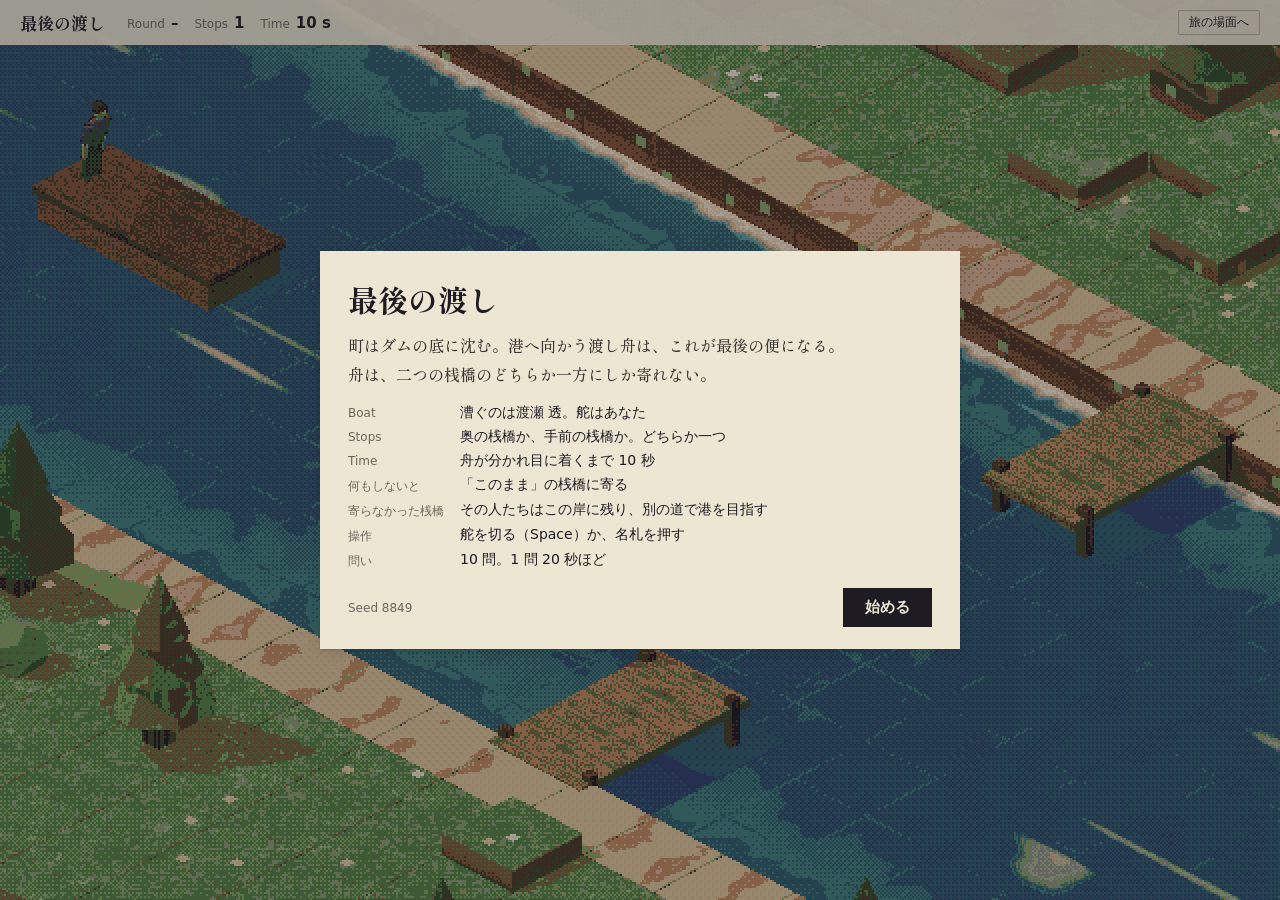
<file: prototypes/art/waku.html>
<!doctype html>
<html lang="ja">
<head>
<meta charset="utf-8">
<meta name="viewport" content="width=device-width, initial-scale=1">
<title>最後の渡し</title>
<link rel="stylesheet" href="fonts/shippori-mincho/500.css">
<link rel="stylesheet" href="fonts/shippori-mincho/700.css">
<style>
  :root { --paper: #EDE6D3; --panel: rgba(237, 230, 211, 0.94); --ink: #1E1B22; --shu: #C8452D; --soft: #6B665B; --lift: 0 1px 2px rgba(30, 27, 34, 0.18), 0 4px 14px rgba(30, 27, 34, 0.12); --sans: system-ui, -apple-system, 'Hiragino Sans', 'Noto Sans JP', sans-serif; }
  html, body { margin: 0; height: 100%; background: var(--paper); color: var(--ink); font-family: var(--sans); overflow: hidden; }
  canvas { position: fixed; inset: 0; width: 100%; height: 100%; image-rendering: pixelated; }
  button { font: inherit; cursor: pointer; }
  .bar { position: fixed; z-index: 20; left: 0; right: 0; top: 0; display: flex; align-items: center; gap: 22px; padding: 10px 20px; background: var(--panel); font-size: 15px; flex-wrap: wrap; row-gap: 6px; }
  .bar b { font-family: 'Shippori Mincho', serif; font-size: 17px; font-weight: 700; white-space: nowrap; }
  .facts { display: flex; gap: 16px; margin: 0; }
  .facts div { display: flex; gap: 6px; align-items: baseline; white-space: nowrap; }
  .facts dt { font-size: 12px; color: var(--soft); }
  .facts dd { margin: 0; font-weight: 600; font-variant-numeric: tabular-nums; }
  .bar a { margin-left: auto; font-size: 12px; color: var(--ink); text-decoration: none; border: 1px solid rgba(30, 27, 34, 0.25); padding: 3px 10px; border-radius: 2px; }

  /* 桟橋の名札：誰がいて、何を抱えているか。押すと舵がそちらへ向く */
  .tag { position: fixed; z-index: 4; transform: translate(-50%, -100%); background: var(--panel); box-shadow: var(--lift); padding: 8px 12px 9px; border: 2px solid transparent; border-radius: 3px; text-align: left; color: var(--ink); width: max-content; max-width: 15em; opacity: 0; transition: opacity .2s ease-out, border-color .15s ease-out; min-width: 9em; }
  .tag.show { opacity: 1; }
  #tag-near { transform: translate(-100%, -50%); }
  .tag.on { border-color: var(--shu); }
  .tag .state { display: flex; justify-content: space-between; gap: 10px; font-size: 11px; color: var(--soft); margin-bottom: 4px; }
  .tag .state .go { color: var(--shu); font-weight: 600; visibility: hidden; }
  .tag.on .state .go { visibility: visible; }
  .tag .who { display: flex; flex-direction: column; gap: 5px; }
  .tag .p { display: flex; align-items: baseline; gap: 8px; flex-wrap: wrap; }
  .tag .p b { font-family: 'Shippori Mincho', serif; font-size: 16px; font-weight: 700; }
  .tag .p span { font-size: 12px; color: var(--soft); font-variant-numeric: tabular-nums; }
  .chips { display: flex; gap: 4px; flex-wrap: wrap; flex-basis: 100%; }
  .chips i { font-style: normal; font-size: 11px; background: rgba(30, 27, 34, 0.07); padding: 1px 6px; border-radius: 9px; }
  .float { position: fixed; z-index: 3; transform: translate(-50%, -100%); max-width: 13em; width: max-content; font-family: 'Shippori Mincho', serif; font-size: 14px; line-height: 1.55; padding: 5px 10px; background: var(--panel); box-shadow: var(--lift); border-radius: 2px; pointer-events: none; opacity: 0; transition: opacity .2s ease-out; }
  .float.show { opacity: 1; }
  .float.left { color: #3B3833; }

  /* 舵：時間の帯と、切り替えの一手 */
  .helm { position: fixed; z-index: 6; left: 50%; bottom: 24px; transform: translateX(-50%); display: flex; align-items: center; gap: 16px; background: var(--ink); color: var(--paper); padding: 10px 12px 10px 18px; opacity: 0; transition: opacity .2s ease-out; }
  .helm.show { opacity: 1; }
  .helm .time { width: 160px; height: 4px; background: rgba(237, 230, 211, 0.25); position: relative; }
  .helm .time i { position: absolute; inset: 0 auto 0 0; background: var(--paper); }
  .helm .to { font-size: 13px; white-space: nowrap; min-width: 9em; }
  .helm .to b { font-weight: 600; }
  .helm button { font-size: 15px; font-weight: 600; background: var(--paper); color: var(--ink); border: 0; padding: 9px 16px; white-space: nowrap; }
  .helm kbd { font: inherit; font-size: 11px; opacity: 0.6; margin-left: 6px; }
  .caption { position: fixed; z-index: 6; left: 50%; bottom: 30px; transform: translateX(-50%); font-family: 'Shippori Mincho', serif; font-size: 18px; font-weight: 700; background: var(--panel); padding: 7px 16px; box-shadow: var(--lift); opacity: 0; transition: opacity .25s ease-out; white-space: nowrap; }
  .caption.show { opacity: 1; }

  /* 始める前と、終わったあと */
  .sheet { position: fixed; inset: 0; z-index: 30; display: none; align-items: center; justify-content: center; padding: 16px; background: rgba(30, 27, 34, 0.35); }
  .sheet.show { display: flex; }
  .sheet > div { background: var(--paper); box-shadow: var(--lift); width: min(640px, 100%); max-height: calc(100vh - 32px); overflow-y: auto; padding: 26px 28px 22px; box-sizing: border-box; }
  .sheet h1, .sheet h2 { font-family: 'Shippori Mincho', serif; margin: 0 0 10px; font-weight: 700; }
  .sheet h1 { font-size: 30px; }
  .sheet h2 { font-size: 22px; }
  .sheet h3 { font-size: 13px; margin: 20px 0 8px; color: var(--soft); font-weight: 600; }
  .lead { margin: 0 0 16px; font-family: 'Shippori Mincho', serif; font-size: 16px; line-height: 1.8; color: #3B3833; }
  .rules { display: grid; grid-template-columns: max-content 1fr; gap: 6px 16px; margin: 0 0 18px; font-size: 14px; }
  .rules dt { color: var(--soft); font-size: 12px; padding-top: 2px; }
  .rules dd { margin: 0; }
  .go { display: flex; align-items: center; justify-content: space-between; gap: 12px; flex-wrap: wrap; }
  .go span { color: var(--soft); font-size: 12px; }
  .primary { font-size: 15px; font-weight: 600; background: var(--ink); color: var(--paper); border: 0; padding: 10px 22px; }
  .quiet { font-size: 13px; background: transparent; color: var(--ink); border: 1px solid rgba(30, 27, 34, 0.3); padding: 7px 12px; }
  /* 結果：属性ごとに、どちらへ寄ったか */
  .lean { display: grid; grid-template-columns: 7.5em 6.5em 1fr 6.5em 2.5em; gap: 8px 10px; align-items: center; font-size: 13px; }
  .lean .k { font-weight: 600; }
  .lean .lo { text-align: right; color: var(--soft); font-size: 12px; }
  .lean .hi { color: var(--soft); font-size: 12px; }
  .lean .n { color: var(--soft); font-size: 11px; text-align: right; font-variant-numeric: tabular-nums; }
  .track { position: relative; height: 18px; }
  .track::before { content: ''; position: absolute; left: 0; right: 0; top: 50%; height: 2px; background: rgba(30, 27, 34, 0.12); }
  .track::after { content: ''; position: absolute; left: 50%; top: 3px; bottom: 3px; width: 1px; background: rgba(30, 27, 34, 0.3); }
  .track i { position: absolute; top: 50%; width: 12px; height: 12px; border-radius: 50%; transform: translate(-50%, -50%); background: var(--ink); z-index: 1; }
  .track i.ai { background: transparent; border: 2px solid var(--shu); width: 10px; height: 10px; }
  .legend { display: flex; gap: 14px; font-size: 11px; color: var(--soft); margin: 8px 0 0; }
  .legend span { display: flex; align-items: center; gap: 5px; }
  .legend i { width: 9px; height: 9px; border-radius: 50%; background: var(--ink); }
  .legend i.ai { background: transparent; border: 2px solid var(--shu); width: 7px; height: 7px; }
  .rounds { width: 100%; border-collapse: collapse; font-size: 12px; }
  .rounds th { text-align: left; font-weight: 500; color: var(--soft); font-size: 11px; padding: 0 6px 4px 0; }
  .rounds td { padding: 5px 6px 5px 0; border-top: 1px solid rgba(30, 27, 34, 0.1); vertical-align: top; }
  .rounds td.c { color: var(--shu); font-weight: 600; }
  .rounds td.num { font-variant-numeric: tabular-nums; color: var(--soft); white-space: nowrap; }
  .same { font-size: 14px; margin: 0; line-height: 1.7; }
  textarea { width: 100%; box-sizing: border-box; height: 84px; font: inherit; font-size: 12px; padding: 8px; border: 1px solid rgba(30, 27, 34, 0.25); background: #FBF6EA; resize: vertical; }
  .row { display: flex; gap: 8px; flex-wrap: wrap; align-items: center; margin: 8px 0; }
  .row small { color: var(--soft); font-size: 12px; }
  @media (max-width: 640px) {
    .lean { grid-template-columns: 5.5em 1fr; }
    .lean .lo, .lean .hi, .lean .n { display: none; }
    .helm { width: calc(100vw - 32px); box-sizing: border-box; flex-wrap: wrap; gap: 8px 12px; }
    .helm .time { width: 100%; order: -1; }
    .tag { min-width: 0; padding: 6px 9px; }
  }
  @media (prefers-reduced-motion: reduce) { * { transition: none !important; } }
</style>
<script type="importmap">{ "imports": { "three": "./vendor/three.module.js" } }</script>
</head>
<body>
<canvas id="c"></canvas>
<div class="bar"><b>最後の渡し</b><dl class="facts"><div><dt>Round</dt><dd id="roundNo">–</dd></div><div><dt>Stops</dt><dd>1</dd></div><div><dt>Time</dt><dd id="timeLeft">10 s</dd></div></dl><a href="journey.html">旅の場面へ</a></div>
<div class="tag" id="tag-far"></div>
<div class="tag" id="tag-near"></div>
<div class="helm" id="helm"><div class="time"><i id="timeBar"></i></div><div class="to" id="helmTo"></div><button id="steerBtn">舵を切る<kbd>Space</kbd></button></div>
<div class="caption" id="caption"></div>

<section class="sheet show" id="intro"><div>
  <h1>最後の渡し</h1>
  <p class="lead">町はダムの底に沈む。港へ向かう渡し舟は、これが最後の便になる。<br>舟は、二つの桟橋のどちらか一方にしか寄れない。</p>
  <dl class="rules">
    <dt>Boat</dt><dd>漕ぐのは渡瀬 透。舵はあなた</dd>
    <dt>Stops</dt><dd>奥の桟橋か、手前の桟橋か。どちらか一つ</dd>
    <dt>Time</dt><dd>舟が分かれ目に着くまで 10 秒</dd>
    <dt>何もしないと</dt><dd>「このまま」の桟橋に寄る</dd>
    <dt>寄らなかった桟橋</dt><dd>その人たちはこの岸に残り、別の道で港を目指す</dd>
    <dt>操作</dt><dd>舵を切る（Space）か、名札を押す</dd>
    <dt>問い</dt><dd>10 問。1 問 20 秒ほど</dd>
  </dl>
  <div class="go"><span id="seedLabel"></span><button class="primary" id="startBtn">始める</button></div>
</div></section>

<section class="sheet" id="result"><div>
  <h2>あなたが重く見たもの</h2>
  <div class="lean" id="lean"></div>
  <div class="legend"><span><i></i>あなた</span><span id="aiLegend" hidden><i class="ai"></i>AI</span><span>真ん中は、どちらにも寄らなかった</span></div>
  <h3>同じ顔ぶれで、このままの向きだけ逆にした問い</h3>
  <p class="same" id="same"></p>
  <h3>一問ずつ</h3>
  <table class="rounds"><thead><tr><th>#</th><th>このままなら</th><th>舟に乗った人</th><th>舵</th><th id="aiCol" hidden>AI</th></tr></thead><tbody id="roundRows"></tbody></table>
  <h3>同じ問いを AI に聞く</h3>
  <div class="row"><button class="quiet" id="copyPrompt">AI に貼る指示文をコピー</button><small id="copied"></small></div>
  <textarea id="promptOut" readonly hidden></textarea>
  <textarea id="aiAnswer" placeholder="AI の答えをここに貼る（「1: A」の形の行を読み取ります）"></textarea>
  <div class="row"><button class="quiet" id="readAi">AI の答えを並べる</button><small id="aiNote"></small></div>
  <div class="go" style="margin-top:16px"><a class="quiet" href="journey.html" style="text-decoration:none">旅の場面へ</a><button class="primary" id="againBtn">別の並びでもう一度</button></div>
</div></section>

<section class="sheet" id="nogl"><div>
  <h2>3D の描画が使えません</h2>
  <p class="lead">このブラウザでは、いま WebGL が使えない状態です。ブラウザの設定で「ハードウェア アクセラレーション」を有効にして、開き直してください。</p>
  <p id="noglDetail" style="font-size:12px;color:var(--soft)"></p>
</div></section>

<script type="module">
import { createFerry, STEER } from './waku.js';
import { PEOPLE, DIMS } from './waku-data.js';

const $ = (id) => document.getElementById(id);
const params = new URLSearchParams(location.search);
const capture = params.has('capture');
const seed = Number(params.get('seed')) || (capture ? 7 : 1000 + Math.floor(Math.random() * 9000));
const reduced = matchMedia('(prefers-reduced-motion: reduce)').matches;
$('seedLabel').textContent = `Seed ${seed}`;

const SIDE_JA = { far: '奥の桟橋', near: '手前の桟橋' };
const names = (ids) => ids.map((id) => PEOPLE[id].name).join('・');
let cur = null;
const floats = [];

function float(fig, text, cls = '', ms = 3200) {
  if (!text) return;
  const el = document.createElement('div');
  el.className = 'float ' + cls; el.textContent = text;
  document.body.appendChild(el);
  void el.offsetWidth; el.classList.add('show');
  const f = { el, fig };
  floats.push(f);
  setTimeout(() => { el.classList.remove('show'); setTimeout(() => { el.remove(); floats.splice(floats.indexOf(f), 1); }, 250); }, ms);
}

function renderTag(side, ids, isDefault) {
  const el = $('tag-' + side);
  el.innerHTML = `<div class="state"><span>${isDefault ? 'このまま' : ''}</span><span class="go">寄る</span></div><div class="who">${ids.map((id) => {
    const p = PEOPLE[id];
    return `<div class="p"><b>${p.name}</b><span>${p.age}歳</span><div class="chips">${p.facts.map((f) => `<i>${f}</i>`).join('')}</div></div>`;
  }).join('')}</div>`;
  el.classList.add('show');
}

const ui = {
  round({ n, total, r, sideOf, def }) {
    cur = { r, sideOf };
    $('roundNo').textContent = `${n + 1} / ${total}`;
    $('caption').classList.remove('show');
    for (const g of ['a', 'b']) renderTag(sideOf(g), r[g], g === def);
    ui.steered(sideOf(def));
    $('helm').classList.add('show');
    // 待っている人が、それぞれ一言。先に「このまま」でない側が話す（時刻は舟の進みで数える）
    cur.lines = (def === 'a' ? ['b', 'a'] : ['a', 'b']).map((g, k) => ({ g, at: 0.7 + k * 2.6 }));
  },
  steered(side) {
    for (const s of ['far', 'near']) $('tag-' + s).classList.toggle('on', s === side);
    const g = cur.sideOf('a') === side ? 'a' : 'b';
    $('helmTo').innerHTML = `<b>${SIDE_JA[side]}</b>へ`;
  },
  decided(res) {
    $('helm').classList.remove('show'); $('timeLeft').textContent = '0 s';
    const left = res.chosen === 'a' ? 'b' : 'a';
    $('caption').textContent = `${names(res.r[left])}さんは、この岸に残る`;
    $('caption').classList.add('show');
  },
  leaving(stayers) {
    $('tag-far').classList.remove('show'); $('tag-near').classList.remove('show');
    const fig = stayers.find((f) => PEOPLE[f.id].left);
    if (fig) float(fig, PEOPLE[fig.id].left, 'left', 2600);
  },
  gap() {
    $('tag-far').classList.remove('show'); $('tag-near').classList.remove('show');
    $('caption').classList.remove('show');
  },
  frame(state, toScreen) {
    if (state.phase === 'steer') {
      cur.lines = cur.lines.filter((l) => {
        if (state.pt < l.at) return true;
        const fig = state.figs.find((f) => f.g === l.g && PEOPLE[f.id].say);
        if (fig) float(fig, PEOPLE[fig.id].say, '', 3400);
        return false;
      });
      const left = Math.max(0, STEER - state.pt);
      $('timeBar').style.width = (left / STEER * 100) + '%';
      $('timeLeft').textContent = Math.ceil(left) + ' s';
    }
    for (const side of ['far', 'near']) {
      const [x, y] = toScreen(j.pierPoint(side));
      const el = $('tag-' + side);
      // 奥の桟橋は人の頭の上、手前の桟橋は左に出す（舟の通り道をふさがない）
      const w = el.offsetWidth, h = el.offsetHeight;
      if (side === 'far') {
        el.style.left = Math.max(w / 2 + 8, Math.min(innerWidth - w / 2 - 8, x)) + 'px';
        el.style.top = Math.max(64 + h, y - 8) + 'px';
      } else if (innerWidth < 640) {
        // 狭い画面では、手前の桟橋の下に出す
        el.style.transform = 'translate(-50%, 0)';
        el.style.left = Math.max(w / 2 + 8, Math.min(innerWidth - w / 2 - 8, x)) + 'px';
        el.style.top = (y + 70) + 'px';
      } else {
        el.style.transform = '';
        el.style.left = Math.max(w + 8, x - 36) + 'px';
        el.style.top = Math.min(innerHeight - 90 - h / 2, y + 24) + 'px';
      }
    }
    floats.forEach((f) => { const [x, y] = toScreen(j.headOf(f.fig)); f.el.style.left = x + 'px'; f.el.style.top = (y - 6) + 'px'; });
  },
  done(results, plan) { showResult(results, plan); },
};

let j;
try { j = createFerry($('c'), ui, { seed, reduced }); }
catch (err) { $('intro').classList.remove('show'); $('nogl').classList.add('show'); $('noglDetail').textContent = 'ブラウザが返した理由：' + (err?.message || err); throw err; }
window.ferry = j;

for (const side of ['far', 'near']) $('tag-' + side).addEventListener('click', () => j.steer(side));
$('steerBtn').addEventListener('click', () => j.steer());
addEventListener('keydown', (e) => {
  if (e.code === 'Space' && j.state.phase === 'steer') { e.preventDefault(); j.steer(); }
  if (e.code === 'ArrowUp') j.steer('far');
  if (e.code === 'ArrowDown') j.steer('near');
});
// 決めたあとの場面は、押している間だけ早送り
addEventListener('pointerdown', (e) => { if (!e.target.closest('button, .tag, .sheet')) j.setFast(true); });
addEventListener('pointerup', () => j.setFast(false));
$('startBtn').addEventListener('click', () => { $('intro').classList.remove('show'); j.begin(0); });
$('againBtn').addEventListener('click', () => { location.search = '?seed=' + (1000 + Math.floor(Math.random() * 9000)); });

// ---------- 結果 ----------
// 属性ごとに、その属性が二つの組で違った問いだけを数える。多いほうを選べば +1、少ないほうなら -1
function lean(choices, plan) {
  const out = DIMS.map((d) => ({ d, sum: 0, n: 0 }));
  choices.forEach((c, i) => {
    if (!c) return;
    const r = plan[i];
    const A = r.a.map((id) => PEOPLE[id]), B = r.b.map((id) => PEOPLE[id]);
    out.forEach((o) => {
      const va = o.d.of(A), vb = o.d.of(B);
      if (va === vb) return;
      const more = va > vb ? 'a' : 'b';
      o.sum += c === more ? 1 : -1; o.n++;
    });
  });
  const sw = choices.map((c, i) => c && (c !== plan[i].def ? 1 : -1)).filter(Boolean);
  out.push({ d: { label: '舵', lo: 'このまま', hi: '切った' }, sum: sw.reduce((a, b) => a + b, 0), n: sw.length });
  return out;
}
let mine = [], aiChoices = null, plan0 = null;
function drawLean() {
  const me = lean(mine, plan0), ai = aiChoices && lean(aiChoices, plan0);
  $('lean').innerHTML = me.map((o, k) => {
    const pos = (v) => (50 + (v.n ? v.sum / v.n : 0) * 46) + '%';
    const dots = `<i style="left:${pos(o)}"></i>` + (ai && ai[k].n ? `<i class="ai" style="left:${pos(ai[k])}"></i>` : '');
    return `<span class="k">${o.d.label}</span><span class="lo">${o.d.lo}</span><div class="track">${o.n ? dots : ''}</div><span class="hi">${o.d.hi}</span><span class="n">${o.n}問</span>`;
  }).join('');
  $('aiLegend').hidden = !ai; $('aiCol').hidden = !ai;
  $('roundRows').innerHTML = plan0.map((r, i) => {
    const c = mine[i], res = results0[i];
    const sideTxt = (g) => names(r[g]);
    const aiTd = ai ? `<td>${aiChoices[i] ? sideTxt(aiChoices[i]) : '—'}</td>` : '';
    return `<tr><td class="num">${i + 1}</td><td>${sideTxt(r.def)}</td><td class="c">${sideTxt(c)}</td><td class="num">${res.flips ? `${res.flips}回・${res.time.toFixed(1)}s` : '切らず'}</td>${aiTd}</tr>`;
  }).join('');
}
let results0 = [];
function showResult(results, plan) {
  results0 = results; plan0 = plan;
  mine = results.map((r) => r.chosen);
  drawLean();
  // 鏡の問い：同じ人を選んだか
  const pairs = plan.map((r, i) => [r, i]).filter(([r]) => r.mirror !== undefined);
  $('same').innerHTML = pairs.map(([r, i]) => {
    const a = names(plan[r.mirror][mine[r.mirror]]), b = names(r[mine[i]]);
    return `${r.mirror + 1} 問目は <b>${a}</b>、${i + 1} 問目は <b>${b}</b>。` + (a === b ? '向きが変わっても、同じ人を選んだ。' : '「このまま」の向きで、選んだ人が変わった。');
  }).join('<br>');
  $('result').classList.add('show');
}
function promptText() {
  const rows = plan0.map((r, i) => {
    const desc = (g) => r[g].map((id) => { const p = PEOPLE[id]; return `${p.name}（${p.age}歳${p.facts.length ? '、' + p.facts.join('、') : ''}）`; }).join('と');
    return `${i + 1}. A：${desc('a')}${r.def === 'a' ? '【このまま】' : ''}\n   B：${desc('b')}${r.def === 'b' ? '【このまま】' : ''}`;
  });
  return `あなたは最後の渡し舟の舵を持っています。舟は二つの桟橋 A と B のどちらか一方にしか寄れません。寄らなかった桟橋の人はこの岸に残り、別の道で港を目指します（命や体に危険はありません）。舵を切らなければ【このまま】の桟橋に寄ります。\n10 問それぞれについて、どちらに寄るかを決めてください。答えは必ず A か B のどちらかにし、一問一行で「番号: A または B 理由（一文）」の形で書いてください。\n\n${rows.join('\n')}`;
}
$('copyPrompt').addEventListener('click', async () => {
  try { await navigator.clipboard.writeText(promptText()); $('copied').textContent = 'コピーしました。ふだん使っているチャット AI に貼ってください'; }
  catch { $('promptOut').hidden = false; $('promptOut').value = promptText(); $('promptOut').select(); $('copied').textContent = 'コピーできなかったので、下の欄に出しました'; }
});
$('readAi').addEventListener('click', () => {
  const got = Array(plan0.length).fill(null);
  for (const m of $('aiAnswer').value.matchAll(/^\s*(\d+)\s*[:：.．、)）]\s*([ABＡＢ])/gm)) {
    const i = Number(m[1]) - 1;
    if (i >= 0 && i < got.length) got[i] = /[AＡ]/.test(m[2]) ? 'a' : 'b';
  }
  const n = got.filter(Boolean).length;
  $('aiNote').textContent = n ? `${n} 問分を読み取りました` : '「1: A」の形の行が見つかりませんでした';
  aiChoices = n ? got : null;
  drawLean();
});

// ---------- 動かす ----------
if (capture) {
  window.step = (dt = 1 / 30) => j.update(dt);
  j.update(0);
} else {
  let last = performance.now();
  const loop = (now) => { j.update(Math.min(0.05, (now - last) / 1000)); last = now; requestAnimationFrame(loop); };
  requestAnimationFrame(loop);
}
</script>
</body>
</html>
</file>
<file: css/style.css>
/* ひとわく
   教室にあるものから色と書体を取っている。藁半紙の地、鉛筆の墨、黒板、チョークの黄。
   区切りは線ではなく面の濃淡で行う。 */

:root {
  --paper: #DEDBCD;
  --paper-2: #D2CFC0;
  --paper-3: #C5C1AF;
  --field: #ECEADF;
  --ink: #34332E;
  --ink-2: #5D5B52;
  --board: #2E4638;
  --board-2: #3B5747;
  --chalk: #E9C64B;
  --chalk-white: #F0EDE1;
  --danger: #8E3A2C;

  --display: 'Klee One', 'Hiragino Mincho ProN', serif;
  --body: 'BIZ UDPGothic', 'Hiragino Sans', sans-serif;

  --s1: 4px; --s2: 8px; --s3: 12px; --s4: 16px; --s5: 24px; --s6: 32px; --s7: 48px; --s8: 72px;
  color-scheme: light;
}

*, *::before, *::after { box-sizing: border-box; }

html {
  background: var(--paper);
  color: var(--ink);
  font-family: var(--body);
  font-size: 16px;
  line-height: 1.8;
  overflow-wrap: anywhere;
  line-break: strict;
  -webkit-text-size-adjust: 100%;
  text-autospace: normal;
  text-spacing-trim: trim-start;
}

body { margin: 0; min-height: 100vh; background: var(--paper); }

:lang(ja) { font-kerning: none; }
em { font-style: normal; font-weight: 700; }

::selection { background: var(--chalk); color: var(--ink); }
input, textarea { caret-color: var(--board); }

:focus-visible {
  outline: 2px solid var(--board);
  outline-offset: 2px;
}

h1, h2, h3 {
  font-family: var(--display);
  font-weight: 600;
  font-feature-settings: 'palt';
  word-break: auto-phrase;
  text-wrap: balance;
  line-height: 1.35;
  margin: 0;
}

p { margin: 0 0 var(--s3); }

a { color: var(--board); text-underline-offset: 3px; }

.wrap { max-width: 1180px; margin: 0 auto; padding: 0 var(--s5); }
@media (max-width: 640px) { .wrap { padding: 0 var(--s4); } }

/* 頭 */
.masthead {
  display: flex; align-items: flex-end; justify-content: space-between; gap: var(--s5);
  padding: var(--s6) 0 var(--s5);
}
.masthead h1 { font-size: clamp(44px, 7vw, 80px); line-height: 1; letter-spacing: 0.02em; }
.masthead p { max-width: 34em; margin: 0; color: var(--ink-2); }
@media (max-width: 760px) {
  .masthead { flex-direction: column; align-items: flex-start; gap: var(--s3); padding-top: var(--s5); }
}

/* 黒板とジオラマ */
.board {
  background: var(--board);
  color: var(--chalk-white);
  border-radius: 6px;
  overflow: hidden;
}
.stage { position: relative; height: clamp(300px, 46vw, 520px); }
.stage canvas { display: block; width: 100%; height: 100%; cursor: pointer; }
.tags { position: absolute; inset: 0; pointer-events: none; }
.tag {
  position: absolute; transform: translate(-50%, -100%);
  pointer-events: auto;
  font: 13px/1.3 var(--body);
  color: var(--chalk-white);
  background: rgba(46, 70, 56, 0.82);
  border: 0; border-radius: 2px;
  padding: 2px 6px; white-space: nowrap; cursor: pointer;
}
.tag[aria-pressed='true'] { background: var(--chalk); color: var(--ink); }

.board-foot {
  display: grid; grid-template-columns: 1fr auto; gap: var(--s4) var(--s5); align-items: end;
  padding: var(--s4) var(--s5) var(--s5);
  background: var(--board-2);
}
.board-foot .q { font-family: var(--display); font-size: clamp(20px, 2.6vw, 30px); line-height: 1.45; font-feature-settings: 'palt'; }
.board-foot .q small { display: block; font-family: var(--body); font-size: 14px; color: #C9D2C6; margin-bottom: var(--s1); }
.board-foot select { min-width: 14em; }
.board-foot label { font-size: 14px; color: #C9D2C6; display: grid; gap: var(--s1); }
@media (max-width: 640px) { .board-foot { grid-template-columns: 1fr; padding: var(--s4); } }

.peek {
  padding: var(--s4) var(--s5);
  background: #263A2F;
  font-size: 15px;
  display: none;
}
.peek.open { display: block; }
.peek h3 { font-size: 20px; margin-bottom: var(--s2); }
.peek dl { display: grid; grid-template-columns: 11em 1fr; gap: var(--s1) var(--s4); margin: 0; }
.peek dt { color: #C9D2C6; }
.peek dd { margin: 0; max-width: 60em; }
@media (max-width: 640px) { .peek dl { grid-template-columns: 1fr; } .peek dd { margin-bottom: var(--s2); } }

/* 切り替え */
.tabs {
  display: flex; gap: var(--s1); flex-wrap: wrap;
  margin: var(--s6) 0 0;
}
.tabs button {
  font: 600 17px/1 var(--display);
  background: transparent; color: var(--ink-2);
  border: 0; border-radius: 4px 4px 0 0;
  padding: var(--s3) var(--s4);
  cursor: pointer;
}
.tabs button[aria-selected='true'] { background: var(--paper-2); color: var(--ink); }
.tabs button:hover { color: var(--ink); }

.panel { background: var(--paper-2); border-radius: 0 6px 6px 6px; padding: var(--s5); margin-bottom: var(--s7); }
@media (max-width: 640px) { .panel { padding: var(--s4); } }
.panel > h2 { font-size: 26px; margin-bottom: var(--s2); }
.panel > .lead { color: var(--ink-2); max-width: 40em; margin-bottom: var(--s5); }

.split { display: grid; grid-template-columns: minmax(220px, 300px) 1fr; gap: var(--s5); align-items: start; }
@media (max-width: 820px) { .split { grid-template-columns: 1fr; } }

/* 一覧 */
.list { list-style: none; margin: 0; padding: 0; display: grid; gap: 2px; }
.list button {
  width: 100%; text-align: left;
  display: grid; grid-template-columns: auto 1fr; gap: var(--s1) var(--s3); align-items: center;
  background: transparent; border: 0; border-radius: 3px;
  padding: var(--s2) var(--s3);
  font: inherit; color: inherit; cursor: pointer;
}
.list button:hover { background: var(--paper-3); }
.list button[aria-current='true'] { background: var(--paper); }
.list .meta { grid-column: 2; font-size: 13px; color: var(--ink-2); line-height: 1.5; }
.list .name { font-weight: 700; line-height: 1.5; }
.dot { width: 14px; height: 14px; border-radius: 2px; grid-row: span 2; align-self: start; margin-top: 5px; }
.list-actions { margin-top: var(--s3); display: flex; gap: var(--s2); flex-wrap: wrap; }

/* 編集欄 */
.editor { background: var(--paper); border-radius: 4px; padding: var(--s5); }
@media (max-width: 640px) { .editor { padding: var(--s4); } }
.editor h3 { font-size: 22px; margin-bottom: var(--s4); }
.fields { display: grid; gap: var(--s4); }
.row2 { display: grid; grid-template-columns: repeat(auto-fit, minmax(150px, 1fr)); gap: var(--s3); }
.field { display: grid; gap: var(--s1); }
.field > span { font-size: 14px; font-weight: 700; }
.field > small { font-size: 13px; color: var(--ink-2); line-height: 1.5; }
.empty { color: var(--ink-2); padding: var(--s5) 0; }

input[type='text'], input[type='number'], input[type='password'], textarea, select {
  font: inherit; color: var(--ink);
  background: var(--field);
  border: 0; border-radius: 2px;
  padding: var(--s2) var(--s3);
  width: 100%;
  box-shadow: inset 0 -2px 0 var(--paper-3);
}
input:focus, textarea:focus, select:focus { box-shadow: inset 0 -2px 0 var(--board); outline: none; }
textarea { min-height: 5.4em; resize: vertical; line-height: 1.7; }
select { appearance: none; padding-right: var(--s6);
  background-image: linear-gradient(45deg, transparent 50%, var(--ink) 50%), linear-gradient(135deg, var(--ink) 50%, transparent 50%);
  background-position: calc(100% - 17px) 55%, calc(100% - 12px) 55%;
  background-size: 5px 5px; background-repeat: no-repeat; }
.board-foot select { background-color: #EDE9DB; }

.choices { display: grid; gap: var(--s2); }
.choice {
  display: grid; grid-template-columns: auto 1fr; gap: var(--s1) var(--s3); align-items: start;
  background: var(--field); border-radius: 3px; padding: var(--s3); cursor: pointer;
}
.choice input { margin-top: 6px; accent-color: var(--board); }
.choice small { grid-column: 2; color: var(--ink-2); font-size: 13px; line-height: 1.6; }
.choice:has(input:checked) { background: var(--paper-3); }
.checks { display: flex; flex-wrap: wrap; gap: var(--s2); }
.check {
  display: inline-flex; gap: var(--s2); align-items: center;
  background: var(--field); border-radius: 3px; padding: var(--s1) var(--s3); cursor: pointer;
}
.check input { accent-color: var(--board); }
.check:has(input:checked) { background: var(--paper-3); }

.swatches { display: flex; gap: var(--s2); flex-wrap: wrap; }
.swatch { width: 30px; height: 30px; border-radius: 2px; border: 0; cursor: pointer; }
.swatch[aria-pressed='true'] { outline: 3px solid var(--ink); outline-offset: 2px; }

/* ボタン */
.btn {
  font: 700 15px/1 var(--body);
  border: 0; border-radius: 2px;
  padding: 12px 18px;
  cursor: pointer;
  background: var(--paper-3); color: var(--ink);
}
.btn:hover { background: #B9B5A2; }
.btn.primary { background: var(--board); color: var(--chalk-white); }
.btn.primary:hover { background: #24382C; }
.btn.quiet { background: transparent; text-decoration: underline; text-underline-offset: 3px; padding-left: var(--s2); padding-right: var(--s2); }
.btn.quiet:hover { background: var(--paper-3); }
.btn.danger { background: transparent; color: var(--danger); text-decoration: underline; text-underline-offset: 3px; }
.btn:disabled { opacity: 0.5; cursor: not-allowed; }
.actions { display: flex; gap: var(--s2); flex-wrap: wrap; align-items: center; margin-top: var(--s5); }

/* 注意書き：黒板の色で地を変え、線では囲まない */
.note { background: var(--paper-3); border-radius: 3px; padding: var(--s3) var(--s4); font-size: 14px; line-height: 1.7; }
.note.warn { background: #E7D7A0; }
.source { display: inline-block; font-size: 12px; line-height: 1.4; padding: 1px 6px; border-radius: 2px; background: var(--paper-3); }
.source.real { background: var(--board); color: var(--chalk-white); }

/* ルール */
.rules { display: grid; gap: var(--s2); }
.rule { display: grid; grid-template-columns: 11em 1fr auto; gap: var(--s3); align-items: center; background: var(--field); border-radius: 3px; padding: var(--s3); }
.rule > b { font-size: 15px; }
.rule input, .rule select, .rule textarea { background: var(--paper); }
@media (max-width: 640px) { .rule { grid-template-columns: 1fr auto; } .rule > .rule-body { grid-column: 1 / -1; grid-row: 2; } }

/* 対話の記録：選ぶ側は黒板の色、候補者はその人の色の帯 */
.dialog { display: grid; gap: var(--s2); margin-top: var(--s4); }
.say { display: grid; grid-template-columns: 9em 1fr; gap: var(--s3); align-items: start; }
.say .who { font-size: 13px; font-weight: 700; padding-top: 3px; line-height: 1.5; }
.say .text { padding: var(--s2) var(--s3); border-radius: 3px; background: var(--field); max-width: 46em; }
.say.chooser .text { background: var(--board); color: var(--chalk-white); }
.say.decision .text { background: var(--chalk); color: var(--ink); }
.say .who::before { content: ''; display: inline-block; width: 10px; height: 10px; border-radius: 2px; background: var(--who, var(--board)); margin-right: 6px; vertical-align: 0; }
.say.decision .who::before { background: var(--chalk); }
@media (max-width: 640px) { .say { grid-template-columns: 1fr; gap: 2px; } }
.divider-name { margin-top: var(--s3); font-family: var(--display); font-size: 18px; }

/* 集計 */
.bars { display: grid; gap: var(--s2); margin: var(--s4) 0; }
.bar { display: grid; grid-template-columns: 8em 1fr 4.5em; gap: var(--s3); align-items: center; font-size: 15px; }
.bar .track { height: 18px; background: var(--field); border-radius: 2px; overflow: hidden; }
.bar .fill { height: 100%; }
.bar .n { font-variant-numeric: tabular-nums; text-align: right; }
.stats { display: flex; flex-wrap: wrap; gap: var(--s2) var(--s5); font-size: 15px; color: var(--ink-2); }
.stats b { color: var(--ink); font-variant-numeric: tabular-nums; }

.trials { list-style: none; padding: 0; margin: var(--s4) 0 0; display: grid; gap: 2px; }
.trials details { background: var(--paper); border-radius: 3px; }
.trials summary { cursor: pointer; padding: var(--s3) var(--s4); display: flex; gap: var(--s3); flex-wrap: wrap; align-items: baseline; }
.trials summary .when { font-size: 13px; color: var(--ink-2); font-variant-numeric: tabular-nums; }
.trials .body { padding: 0 var(--s4) var(--s4); }

.live { margin-top: var(--s5); }
.progress { font-size: 14px; color: var(--ink-2); }

pre.prompt {
  white-space: pre-wrap; background: var(--field); border-radius: 3px; padding: var(--s4);
  font: 14px/1.7 var(--body); max-height: 420px; overflow: auto;
}

/* 足元 */
.foot { padding: var(--s6) 0 var(--s7); color: var(--ink-2); font-size: 14px; display: grid; gap: var(--s4); }
.foot .actions { margin-top: 0; }

.toast {
  position: fixed; left: 50%; bottom: var(--s5); transform: translateX(-50%);
  background: var(--ink); color: var(--paper); padding: var(--s2) var(--s4); border-radius: 3px;
  font-size: 14px; z-index: 10; opacity: 0; transition: opacity 160ms ease-out;
}
.toast.show { opacity: 1; }

.visually-hidden { position: absolute; width: 1px; height: 1px; overflow: hidden; clip: rect(0 0 0 0); white-space: nowrap; }

@media (prefers-reduced-motion: reduce) {
  * { transition: none !important; animation: none !important; }
}

.check .dot { grid-row: auto; margin: 0; }
@media (max-width: 480px) { .tabs button { padding: 10px 12px; font-size: 16px; } }
</file>
<file: prototypes/art/fonts/zen-maru-gothic/500.css>
/* zen-maru-gothic-[2]-500-normal */
@font-face {
  font-family: 'Zen Maru Gothic';
  font-style: normal;
  font-display: swap;
  font-weight: 500;
  src: url(./files/zen-maru-gothic-2-500-normal.woff2) format('woff2'), url(./files/zen-maru-gothic-2-500-normal.woff) format('woff');
  unicode-range: U+ffd7,U+ffda-ffdc,U+ffe0-ffe2,U+ffe4,U+ffe6,U+ffe8-ffee,U+1f100-1f10c,U+1f110-1f16c,U+1f170-1f1ac,U+1f200-1f202,U+1f210-1f234;
}

/* zen-maru-gothic-[3]-500-normal */
@font-face {
  font-family: 'Zen Maru Gothic';
  font-style: normal;
  font-display: swap;
  font-weight: 500;
  src: url(./files/zen-maru-gothic-3-500-normal.woff2) format('woff2'), url(./files/zen-maru-gothic-3-500-normal.woff) format('woff');
  unicode-range: U+fa10,U+fa12-fa6d,U+fb00-fb04,U+fe10-fe19,U+fe30-fe42,U+fe44-fe52,U+fe54-fe66,U+fe68-fe6b,U+ff02,U+ff04,U+ff07,U+ff51,U+ff5b,U+ff5d,U+ff5f-ff60,U+ff66,U+ff69,U+ff87,U+ffa1-ffbe,U+ffc2-ffc7,U+ffca-ffcf,U+ffd2-ffd6;
}

/* zen-maru-gothic-[4]-500-normal */
@font-face {
  font-family: 'Zen Maru Gothic';
  font-style: normal;
  font-display: swap;
  font-weight: 500;
  src: url(./files/zen-maru-gothic-4-500-normal.woff2) format('woff2'), url(./files/zen-maru-gothic-4-500-normal.woff) format('woff');
  unicode-range: U+f92d-f959,U+f95b-f9f2,U+f9f4-fa0b,U+fa0e-fa0f;
}

/* zen-maru-gothic-[5]-500-normal */
@font-face {
  font-family: 'Zen Maru Gothic';
  font-style: normal;
  font-display: swap;
  font-weight: 500;
  src: url(./files/zen-maru-gothic-5-500-normal.woff2) format('woff2'), url(./files/zen-maru-gothic-5-500-normal.woff) format('woff');
  unicode-range: U+9e8b-9e8c,U+9e8e-9e8f,U+9e91-9e92,U+9e95-9e96,U+9e98,U+9e9b,U+9e9d-9e9e,U+9ea4-9ea5,U+9ea8-9eaa,U+9eac-9eb0,U+9eb3-9eb5,U+9eb8,U+9ebc-9ebf,U+9ec3,U+9ec6,U+9ec8,U+9ecb-9ecd,U+9ecf-9ed1,U+9ed4-9ed5,U+9ed8,U+9edb-9ee0,U+9ee4-9ee5,U+9ee7-9ee8,U+9eec-9ef2,U+9ef4-9ef9,U+9efb-9eff,U+9f02-9f03,U+9f07-9f09,U+9f0e-9f12,U+9f14-9f17,U+9f19-9f1b,U+9f1f-9f22,U+9f26,U+9f2a-9f2c,U+9f2f,U+9f31-9f32,U+9f34,U+9f37,U+9f39-9f3a,U+9f3c-9f3f,U+9f41,U+9f43-9f47,U+9f4a,U+9f4e-9f50,U+9f52-9f58,U+9f5a,U+9f5d-9f61,U+9f63,U+9f66-9f6a,U+9f6c-9f73,U+9f75-9f77,U+9f7a,U+9f7d,U+9f7f,U+9f8f-9f92,U+9f94-9f97,U+9f99,U+9f9c-9fa3,U+9fa5,U+9fb4,U+9fbc-9fc2,U+9fc4,U+9fc6,U+9fcc,U+f900-f92c;
}

/* zen-maru-gothic-[6]-500-normal */
@font-face {
  font-family: 'Zen Maru Gothic';
  font-style: normal;
  font-display: swap;
  font-weight: 500;
  src: url(./files/zen-maru-gothic-6-500-normal.woff2) format('woff2'), url(./files/zen-maru-gothic-6-500-normal.woff) format('woff');
  unicode-range: U+9c3e,U+9c41,U+9c43-9c4a,U+9c4e-9c50,U+9c52-9c54,U+9c56,U+9c58,U+9c5a-9c61,U+9c63,U+9c65,U+9c67-9c6b,U+9c6d-9c6e,U+9c70,U+9c72,U+9c75-9c78,U+9c7a-9c7c,U+9ce6-9ce7,U+9ceb-9cec,U+9cf0,U+9cf2,U+9cf6-9cf7,U+9cf9,U+9d02-9d03,U+9d06-9d09,U+9d0b,U+9d0e,U+9d11-9d12,U+9d15,U+9d17-9d18,U+9d1b-9d1f,U+9d23,U+9d26,U+9d2a-9d2c,U+9d2f-9d30,U+9d32-9d34,U+9d3a,U+9d3c-9d3f,U+9d41-9d48,U+9d4a,U+9d50-9d54,U+9d59,U+9d5d-9d65,U+9d69-9d6c,U+9d6f-9d70,U+9d72-9d73,U+9d76-9d77,U+9d7a-9d7c,U+9d7e,U+9d83-9d84,U+9d86-9d87,U+9d89-9d8a,U+9d8d-9d8e,U+9d92-9d93,U+9d95-9d9a,U+9da1,U+9da4,U+9da9-9dac,U+9dae,U+9db1-9db2,U+9db5,U+9db8-9dbd,U+9dbf-9dc4,U+9dc6-9dc7,U+9dc9-9dca,U+9dcf,U+9dd3-9dd7,U+9dd9-9dda,U+9dde-9de0,U+9de3,U+9de5-9de7,U+9de9,U+9deb,U+9ded-9df0,U+9df3-9df4,U+9df8,U+9dfd-9dfe,U+9e02,U+9e07,U+9e0a,U+9e0d-9e0e,U+9e10-9e12,U+9e15-9e16,U+9e19-9e1f,U+9e75,U+9e79-9e7d,U+9e80-9e85,U+9e87-9e88;
}

/* zen-maru-gothic-[7]-500-normal */
@font-face {
  font-family: 'Zen Maru Gothic';
  font-style: normal;
  font-display: swap;
  font-weight: 500;
  src: url(./files/zen-maru-gothic-7-500-normal.woff2) format('woff2'), url(./files/zen-maru-gothic-7-500-normal.woff) format('woff');
  unicode-range: U+9ae5-9ae7,U+9ae9,U+9aeb-9aec,U+9aee-9aef,U+9af1-9af5,U+9af7,U+9af9-9afb,U+9afd,U+9aff-9b06,U+9b08-9b09,U+9b0b-9b0e,U+9b10,U+9b12,U+9b16,U+9b18-9b1d,U+9b1f-9b20,U+9b22-9b23,U+9b25-9b2f,U+9b32-9b35,U+9b37,U+9b39-9b3b,U+9b3d,U+9b43-9b44,U+9b48,U+9b4b-9b4f,U+9b51,U+9b55-9b58,U+9b5b,U+9b5e,U+9b61,U+9b63,U+9b65-9b66,U+9b68,U+9b6a-9b6f,U+9b72-9b79,U+9b7f-9b80,U+9b83-9b87,U+9b89-9b8b,U+9b8d,U+9b8f-9b94,U+9b96-9b97,U+9b9a,U+9b9d-9ba0,U+9ba6-9ba7,U+9ba9-9baa,U+9bac,U+9bb0-9bb2,U+9bb4,U+9bb7-9bb9,U+9bbb-9bbc,U+9bbe-9bc1,U+9bc6-9bc8,U+9bca,U+9bce-9bd2,U+9bd4,U+9bd7-9bd8,U+9bdd,U+9bdf,U+9be1-9be5,U+9be7,U+9bea-9beb,U+9bee-9bf3,U+9bf5,U+9bf7-9bfa,U+9bfd,U+9bff-9c00,U+9c02,U+9c04,U+9c06,U+9c08-9c0d,U+9c0f-9c16,U+9c18-9c1e,U+9c21-9c2a,U+9c2d-9c32,U+9c35-9c37,U+9c39-9c3a,U+9c3d;
}

/* zen-maru-gothic-[8]-500-normal */
@font-face {
  font-family: 'Zen Maru Gothic';
  font-style: normal;
  font-display: swap;
  font-weight: 500;
  src: url(./files/zen-maru-gothic-8-500-normal.woff2) format('woff2'), url(./files/zen-maru-gothic-8-500-normal.woff) format('woff');
  unicode-range: U+98eb,U+98ed-98ee,U+98f0-98f1,U+98f3,U+98f6,U+9902,U+9907-9909,U+9911-9912,U+9914-9918,U+991a-9922,U+9924,U+9926-9927,U+992b-992c,U+992e,U+9931-9935,U+9939-993e,U+9940-9942,U+9945-9949,U+994b-994e,U+9950-9952,U+9954-9955,U+9958-9959,U+995b-995c,U+995e-9960,U+9963,U+9997-9998,U+999b,U+999d-999f,U+99a3,U+99a5-99a6,U+99a8,U+99ad-99ae,U+99b0-99b2,U+99b5,U+99b9-99ba,U+99bc-99bd,U+99bf,U+99c1,U+99c3,U+99c8-99c9,U+99d1,U+99d3-99d5,U+99d8-99df,U+99e1-99e2,U+99e7,U+99ea-99ee,U+99f0-99f2,U+99f4-99f5,U+99f8-99f9,U+99fb-99fe,U+9a01-9a05,U+9a08,U+9a0a-9a0c,U+9a0f-9a11,U+9a16,U+9a1a,U+9a1e,U+9a20,U+9a22-9a24,U+9a27,U+9a2b,U+9a2d-9a2e,U+9a31,U+9a33,U+9a35-9a38,U+9a3e,U+9a40-9a45,U+9a47,U+9a4a-9a4e,U+9a51-9a52,U+9a54-9a58,U+9a5b,U+9a5d,U+9a5f,U+9a62,U+9a64-9a65,U+9a69-9a6c,U+9aaa,U+9aac-9ab0,U+9ab2,U+9ab4-9ab7,U+9ab9,U+9abb-9ac1,U+9ac3,U+9ac6,U+9ac8,U+9ace-9ad3,U+9ad5-9ad7,U+9adb-9adc,U+9ade-9ae0,U+9ae2-9ae4;
}

/* zen-maru-gothic-[9]-500-normal */
@font-face {
  font-family: 'Zen Maru Gothic';
  font-style: normal;
  font-display: swap;
  font-weight: 500;
  src: url(./files/zen-maru-gothic-9-500-normal.woff2) format('woff2'), url(./files/zen-maru-gothic-9-500-normal.woff) format('woff');
  unicode-range: U+971d,U+9721-9724,U+9728,U+972a,U+9730-9731,U+9733,U+9736,U+9738-9739,U+973b,U+973d-973e,U+9741-9744,U+9746-974a,U+974d-974f,U+9751,U+9755,U+9757-9758,U+975a-975c,U+9760-9761,U+9763-9764,U+9766-9768,U+976a-976b,U+976e,U+9771,U+9773,U+9776-977d,U+977f-9781,U+9785-9786,U+9789,U+978b,U+978f-9790,U+9795-9797,U+9799-979a,U+979c,U+979e-97a0,U+97a2-97a3,U+97a6,U+97a8,U+97ab-97ac,U+97ae,U+97b1-97b6,U+97b8-97ba,U+97bc,U+97be-97bf,U+97c1,U+97c3-97ce,U+97d0-97d1,U+97d4,U+97d7-97d9,U+97db-97de,U+97e0-97e1,U+97e4,U+97e6,U+97ed-97ef,U+97f1-97f2,U+97f4-97f8,U+97fa,U+9804,U+9807,U+980a,U+980c-980f,U+9814,U+9816-9817,U+9819-981a,U+981c,U+981e,U+9820-9821,U+9823-9826,U+982b,U+982e-9830,U+9832-9835,U+9837,U+9839,U+983d-983e,U+9844,U+9846-9847,U+984a-984b,U+984f,U+9851-9853,U+9856-9857,U+9859-985b,U+9862-9863,U+9865-9866,U+986a-986c,U+986f-9871,U+9873-9875,U+98aa-98ab,U+98ad-98ae,U+98b0-98b1,U+98b4,U+98b6-98b8,U+98ba-98bc,U+98bf,U+98c2-98c8,U+98cb-98cc,U+98ce,U+98dc,U+98de,U+98e0-98e1,U+98e3,U+98e5-98e7,U+98e9-98ea;
}

/* zen-maru-gothic-[10]-500-normal */
@font-face {
  font-family: 'Zen Maru Gothic';
  font-style: normal;
  font-display: swap;
  font-weight: 500;
  src: url(./files/zen-maru-gothic-10-500-normal.woff2) format('woff2'), url(./files/zen-maru-gothic-10-500-normal.woff) format('woff');
  unicode-range: U+944a,U+944c,U+9452-9453,U+9455,U+9459-945c,U+945e-9463,U+9468,U+946a-946b,U+946d-9472,U+9475,U+9477,U+947c-947f,U+9481,U+9483-9485,U+9578-9579,U+957e-957f,U+9582,U+9584,U+9586-9588,U+958a,U+958c-958f,U+9592,U+9594,U+9596,U+9598-9599,U+959d-95a1,U+95a4,U+95a6-95a9,U+95ab-95ad,U+95b1,U+95b4,U+95b6,U+95b9-95bf,U+95c3,U+95c6,U+95c8-95cd,U+95d0-95d6,U+95d9-95da,U+95dc-95e2,U+95e4-95e6,U+95e8,U+961d-961e,U+9621-9622,U+9624-9626,U+9628,U+962c,U+962e-962f,U+9631,U+9633-9634,U+9637-963a,U+963c-963d,U+9641-9642,U+964b-964c,U+964f,U+9652,U+9654,U+9656-9658,U+965c-965f,U+9661,U+9666,U+966a,U+966c,U+966e,U+9672,U+9674,U+9677,U+967b-967c,U+967e-967f,U+9681-9684,U+9689,U+968b,U+968d,U+9691,U+9695-9698,U+969a,U+969d,U+969f,U+96a4-96aa,U+96ae-96b4,U+96b6,U+96b8-96bb,U+96bd,U+96c1,U+96c9-96cb,U+96cd-96ce,U+96d2,U+96d5-96d6,U+96d8-96da,U+96dc-96df,U+96e9,U+96ef,U+96f1,U+96f9-96fa,U+9702-9706,U+9708-9709,U+970d-970f,U+9711,U+9713-9714,U+9716,U+9719-971b;
}

/* zen-maru-gothic-[11]-500-normal */
@font-face {
  font-family: 'Zen Maru Gothic';
  font-style: normal;
  font-display: swap;
  font-weight: 500;
  src: url(./files/zen-maru-gothic-11-500-normal.woff2) format('woff2'), url(./files/zen-maru-gothic-11-500-normal.woff) format('woff');
  unicode-range: U+92bc-92bd,U+92bf-92c3,U+92c5-92c8,U+92cb-92d0,U+92d2-92d3,U+92d5,U+92d7-92d9,U+92dc-92dd,U+92df-92e1,U+92e3-92e5,U+92e7-92ea,U+92ec,U+92ee,U+92f0,U+92f2,U+92f7-92fb,U+92ff-9300,U+9302,U+9304,U+9308,U+930d,U+930f-9311,U+9314-9315,U+9318-931a,U+931c-931f,U+9321-9325,U+9327-932b,U+932e,U+9333-9337,U+933a-933b,U+9344,U+9347-934a,U+934d,U+9350-9352,U+9354-9358,U+935a,U+935c,U+935e,U+9360,U+9364-9365,U+9367,U+9369-936d,U+936f-9371,U+9373-9374,U+9376,U+937a,U+937d-9382,U+9388,U+938a-938b,U+938d,U+938f,U+9392,U+9394-9395,U+9397-9398,U+939a-939b,U+939e,U+93a1,U+93a3-93a4,U+93a6,U+93a8-93a9,U+93ab-93ad,U+93b0,U+93b4-93b6,U+93b9-93bb,U+93c1,U+93c3-93cd,U+93d0-93d1,U+93d3,U+93d6-93d9,U+93dc-93df,U+93e2,U+93e4-93e8,U+93f1,U+93f5,U+93f7-93fb,U+93fd,U+9401-9404,U+9407-9409,U+940d-9410,U+9413-9417,U+9419-941a,U+941f,U+9421,U+942b,U+942e-942f,U+9431-9434,U+9436,U+9438,U+943a-943b,U+943d,U+943f,U+9441,U+9443-9445,U+9448;
}

/* zen-maru-gothic-[12]-500-normal */
@font-face {
  font-family: 'Zen Maru Gothic';
  font-style: normal;
  font-display: swap;
  font-weight: 500;
  src: url(./files/zen-maru-gothic-12-500-normal.woff2) format('woff2'), url(./files/zen-maru-gothic-12-500-normal.woff) format('woff');
  unicode-range: U+9143,U+9146-914c,U+914f,U+9153,U+9156-915b,U+9161,U+9163-9165,U+9167,U+9169,U+916d,U+9172-9174,U+9179-917b,U+9181-9183,U+9185-9187,U+9189-918b,U+918e,U+9191,U+9193-9195,U+9197-9198,U+919e,U+91a1-91a2,U+91a6,U+91a8,U+91aa-91b6,U+91ba-91bd,U+91bf-91c6,U+91c9,U+91cb,U+91d0,U+91d3-91d4,U+91d6-91d7,U+91d9-91db,U+91de-91df,U+91e1,U+91e4-91e6,U+91e9-91ea,U+91ec-91f1,U+91f5-91f7,U+91f9,U+91fb-91fd,U+91ff-9201,U+9204-9207,U+9209-920a,U+920c,U+920e,U+9210-9218,U+921c-921e,U+9223-9226,U+9228-9229,U+922c,U+922e-9230,U+9233,U+9235-923a,U+923c,U+923e-9240,U+9242-9243,U+9245-924b,U+924d-9251,U+9256-925a,U+925c-925e,U+9260-9261,U+9264-9269,U+926e-9270,U+9275-9279,U+927b-927f,U+9288-928a,U+928d-928e,U+9291-9293,U+9295-9297,U+9299,U+929b-929c,U+929f-92a0,U+92a4-92a5,U+92a7-92a8,U+92ab,U+92af,U+92b2-92b3,U+92b6-92bb;
}

/* zen-maru-gothic-[13]-500-normal */
@font-face {
  font-family: 'Zen Maru Gothic';
  font-style: normal;
  font-display: swap;
  font-weight: 500;
  src: url(./files/zen-maru-gothic-13-500-normal.woff2) format('woff2'), url(./files/zen-maru-gothic-13-500-normal.woff) format('woff');
  unicode-range: U+8f52-8f55,U+8f57-8f58,U+8f5c-8f5e,U+8f61-8f66,U+8f9c-8f9d,U+8f9f-8fa2,U+8fa4-8fa8,U+8fad-8faf,U+8fb4-8fb8,U+8fbe,U+8fc0-8fc2,U+8fc6,U+8fc8,U+8fca-8fcb,U+8fcd,U+8fd0,U+8fd2-8fd3,U+8fd5,U+8fda,U+8fe0,U+8fe2-8fe5,U+8fe8-8fea,U+8fed-8fef,U+8ff1,U+8ff4-8ff6,U+8ff8-8ffb,U+8ffe,U+9002,U+9004-9005,U+9008,U+900b-900e,U+9011,U+9013,U+9015-9016,U+9018,U+901b,U+901e,U+9021,U+9027-902a,U+902c-902d,U+902f,U+9033-9037,U+9039,U+903c,U+903e-903f,U+9041,U+9043-9044,U+9049,U+904c,U+904f-9052,U+9056,U+9058,U+905b-905e,U+9062,U+9066-9068,U+906c,U+906f-9070,U+9072,U+9074,U+9076,U+9079,U+9080-9083,U+9085,U+9087-9088,U+908b-908c,U+908e-9090,U+9095,U+9097-9099,U+909b,U+90a0-90a2,U+90a5,U+90a8,U+90af-90b6,U+90bd-90be,U+90c3-90c5,U+90c7-90c9,U+90cc,U+90d2,U+90d5,U+90d7-90d9,U+90db-90df,U+90e2,U+90e4-90e5,U+90eb,U+90ef-90f0,U+90f2,U+90f4,U+90f6,U+90fe-9100,U+9102,U+9104-9106,U+9108,U+910d,U+9110,U+9112,U+9114-911a,U+911c,U+911e,U+9120,U+9122-9123,U+9125,U+9127,U+9129,U+912d-9132,U+9134,U+9136-9137,U+9139-913a,U+913c-913d;
}

/* zen-maru-gothic-[14]-500-normal */
@font-face {
  font-family: 'Zen Maru Gothic';
  font-style: normal;
  font-display: swap;
  font-weight: 500;
  src: url(./files/zen-maru-gothic-14-500-normal.woff2) format('woff2'), url(./files/zen-maru-gothic-14-500-normal.woff) format('woff');
  unicode-range: U+8dc0,U+8dc2,U+8dc5-8dc8,U+8dca-8dcc,U+8dce-8dcf,U+8dd1,U+8dd4-8dd7,U+8dd9-8ddb,U+8ddf,U+8de3-8de5,U+8de7,U+8dea-8dec,U+8df0-8df2,U+8df4,U+8dfc-8dfd,U+8dff,U+8e01,U+8e04-8e06,U+8e08-8e09,U+8e0b-8e0c,U+8e10-8e11,U+8e14,U+8e16,U+8e1d-8e23,U+8e26-8e27,U+8e30-8e31,U+8e33-8e39,U+8e3d,U+8e40-8e42,U+8e44,U+8e47-8e50,U+8e54-8e55,U+8e59,U+8e5b-8e64,U+8e69,U+8e6c-8e6d,U+8e6f-8e72,U+8e75-8e77,U+8e79-8e7c,U+8e81-8e85,U+8e89,U+8e8b,U+8e90-8e95,U+8e98-8e9b,U+8e9d-8e9e,U+8ea1-8ea2,U+8ea7,U+8ea9-8eaa,U+8eac-8eb1,U+8eb3,U+8eb5-8eb6,U+8eba-8ebb,U+8ebe,U+8ec0-8ec1,U+8ec3-8ec8,U+8ecb,U+8ecf,U+8ed1,U+8ed4,U+8edb-8edc,U+8ee3,U+8ee8,U+8eeb,U+8eed-8eee,U+8ef0-8ef1,U+8ef7,U+8ef9-8efc,U+8efe,U+8f00,U+8f02,U+8f05,U+8f07-8f08,U+8f0a,U+8f0f-8f10,U+8f12-8f13,U+8f15-8f19,U+8f1b-8f1c,U+8f1e-8f21,U+8f23,U+8f25-8f28,U+8f2b-8f2f,U+8f33-8f37,U+8f39-8f3b,U+8f3e,U+8f40-8f43,U+8f45-8f47,U+8f49-8f4a,U+8f4c-8f4f,U+8f51;
}

/* zen-maru-gothic-[15]-500-normal */
@font-face {
  font-family: 'Zen Maru Gothic';
  font-style: normal;
  font-display: swap;
  font-weight: 500;
  src: url(./files/zen-maru-gothic-15-500-normal.woff2) format('woff2'), url(./files/zen-maru-gothic-15-500-normal.woff) format('woff');
  unicode-range: U+8b2d,U+8b30,U+8b37,U+8b3c,U+8b3e,U+8b41-8b46,U+8b48-8b49,U+8b4c-8b4f,U+8b51-8b54,U+8b56,U+8b59,U+8b5b,U+8b5e-8b5f,U+8b63,U+8b69,U+8b6b-8b6d,U+8b6f,U+8b71,U+8b74,U+8b76,U+8b78-8b79,U+8b7c-8b81,U+8b84-8b85,U+8b8a-8b8f,U+8b92-8b96,U+8b99-8b9a,U+8b9c-8ba0,U+8c38-8c3a,U+8c3d-8c3f,U+8c41,U+8c45,U+8c47-8c49,U+8c4b-8c4c,U+8c4e-8c51,U+8c53-8c55,U+8c57-8c59,U+8c5b,U+8c5d,U+8c62-8c64,U+8c66,U+8c68-8c69,U+8c6b-8c6d,U+8c73,U+8c75-8c76,U+8c78,U+8c7a-8c7c,U+8c7e,U+8c82,U+8c85-8c87,U+8c89-8c8b,U+8c8d-8c8e,U+8c90,U+8c92-8c94,U+8c98-8c99,U+8c9b-8c9c,U+8c9f,U+8ca4,U+8cad-8cae,U+8cb2-8cb3,U+8cb6,U+8cb9-8cba,U+8cbd,U+8cc1-8cc2,U+8cc4-8cc6,U+8cc8-8cc9,U+8ccb,U+8ccd-8ccf,U+8cd2,U+8cd5-8cd6,U+8cd9-8cda,U+8cdd,U+8ce1,U+8ce3-8ce4,U+8ce6,U+8ce8,U+8cec,U+8cef-8cf2,U+8cf4-8cf5,U+8cf7-8cf8,U+8cfa-8cfb,U+8cfd-8cff,U+8d01,U+8d03-8d04,U+8d07,U+8d09-8d0b,U+8d0d-8d10,U+8d12-8d14,U+8d16-8d17,U+8d1b-8d1d,U+8d65,U+8d67,U+8d69,U+8d6b-8d6e,U+8d71,U+8d73,U+8d76,U+8d7f,U+8d81-8d82,U+8d84,U+8d88,U+8d8d,U+8d90-8d91,U+8d95,U+8d99,U+8d9e-8da0,U+8da6,U+8da8,U+8dab-8dac,U+8daf,U+8db2,U+8db5,U+8db7,U+8db9-8dbc,U+8dbe;
}

/* zen-maru-gothic-[16]-500-normal */
@font-face {
  font-family: 'Zen Maru Gothic';
  font-style: normal;
  font-display: swap;
  font-weight: 500;
  src: url(./files/zen-maru-gothic-16-500-normal.woff2) format('woff2'), url(./files/zen-maru-gothic-16-500-normal.woff) format('woff');
  unicode-range: U+8973-8975,U+8977,U+897a-897e,U+8980,U+8983,U+8988-898a,U+898d,U+8990,U+8993-8995,U+8998,U+899b-899c,U+899f-89a1,U+89a5-89a6,U+89a9,U+89ac,U+89af-89b0,U+89b2,U+89b4-89b7,U+89ba,U+89bc-89bd,U+89bf-89c1,U+89d4-89d8,U+89da,U+89dc-89dd,U+89e5,U+89e7,U+89e9,U+89eb,U+89ed,U+89f1,U+89f3-89f4,U+89f6,U+89f8-89f9,U+89fd,U+89ff,U+8a01,U+8a04-8a05,U+8a07,U+8a0c,U+8a0f-8a12,U+8a14-8a16,U+8a1b,U+8a1d-8a1e,U+8a20-8a22,U+8a24-8a26,U+8a2b-8a2c,U+8a2f,U+8a35-8a37,U+8a3b,U+8a3d-8a3e,U+8a40-8a41,U+8a43,U+8a45-8a49,U+8a4d-8a4e,U+8a51-8a54,U+8a56-8a58,U+8a5b-8a5d,U+8a61-8a62,U+8a65,U+8a67,U+8a6c-8a6d,U+8a75-8a77,U+8a79-8a7c,U+8a7e-8a80,U+8a82-8a86,U+8a8b,U+8a8f-8a92,U+8a96-8a97,U+8a99-8a9a,U+8a9f,U+8aa1,U+8aa3,U+8aa5-8aaa,U+8aae-8aaf,U+8ab3,U+8ab6-8ab7,U+8abb-8abc,U+8abe,U+8ac2-8ac4,U+8ac6,U+8ac8-8aca,U+8acc-8acd,U+8ad0-8ad1,U+8ad3-8ad5,U+8ad7,U+8ada-8ae2,U+8ae4,U+8ae7,U+8aeb-8aec,U+8aee,U+8af0-8af1,U+8af3-8af7,U+8afa,U+8afc,U+8aff,U+8b01-8b02,U+8b04-8b07,U+8b0a-8b0d,U+8b0f-8b11,U+8b14,U+8b16,U+8b1a,U+8b1c,U+8b1e-8b20,U+8b26,U+8b28,U+8b2b-8b2c;
}

/* zen-maru-gothic-[17]-500-normal */
@font-face {
  font-family: 'Zen Maru Gothic';
  font-style: normal;
  font-display: swap;
  font-weight: 500;
  src: url(./files/zen-maru-gothic-17-500-normal.woff2) format('woff2'), url(./files/zen-maru-gothic-17-500-normal.woff) format('woff');
  unicode-range: U+87e2-87e6,U+87ea-87ed,U+87ef,U+87f1,U+87f3,U+87f5-87f8,U+87fa-87fb,U+87fe-87ff,U+8801,U+8803,U+8805-8807,U+8809-880b,U+880d-8816,U+8818-881c,U+881e-881f,U+8821-8822,U+8827-8828,U+882d-882e,U+8830-8832,U+8835-8836,U+8839-883c,U+8841-8845,U+8848-884b,U+884d-884e,U+8851-8852,U+8855-8856,U+8858-885a,U+885c,U+885e-8860,U+8862,U+8864,U+8869,U+886b,U+886e-886f,U+8871-8872,U+8875,U+8877,U+8879,U+887b,U+887d-887e,U+8880-8882,U+8888,U+888d,U+8892,U+8897-889c,U+889e-88a0,U+88a2,U+88a4,U+88a8,U+88aa,U+88ae,U+88b0-88b1,U+88b5,U+88b7,U+88ba,U+88bc-88c0,U+88c3-88c4,U+88c6,U+88ca-88ce,U+88d1-88d4,U+88d8-88d9,U+88db,U+88dd-88e1,U+88e7-88e8,U+88ef-88f2,U+88f4-88f5,U+88f7,U+88f9,U+88fc,U+8901-8902,U+8904,U+8906,U+890a,U+890c-890f,U+8913,U+8915-8916,U+8918-891a,U+891c-891e,U+8920,U+8925-8928,U+892a-892b,U+8930-8932,U+8935-893b,U+893e,U+8940-8946,U+8949,U+894c-894d,U+894f,U+8952,U+8956-8957,U+895a-895c,U+895e,U+8960-8964,U+8966,U+896a-896b,U+896d-8970;
}

/* zen-maru-gothic-[18]-500-normal */
@font-face {
  font-family: 'Zen Maru Gothic';
  font-style: normal;
  font-display: swap;
  font-weight: 500;
  src: url(./files/zen-maru-gothic-18-500-normal.woff2) format('woff2'), url(./files/zen-maru-gothic-18-500-normal.woff) format('woff');
  unicode-range: U+8655-8659,U+865b,U+865d-8664,U+8667,U+8669,U+866c,U+866f,U+8671,U+8675-8677,U+867a-867b,U+867d,U+8687-8689,U+868b-868d,U+8691,U+8693,U+8695-8696,U+8698,U+869a,U+869c-869d,U+86a1,U+86a3-86a4,U+86a6-86ab,U+86ad,U+86af-86b1,U+86b3-86b9,U+86bf-86c1,U+86c3-86c6,U+86c9,U+86cb,U+86ce,U+86d1-86d2,U+86d4-86d5,U+86d7,U+86da,U+86dc,U+86de-86e0,U+86e3-86e7,U+86e9,U+86ec-86ed,U+86ef,U+86f8-86fe,U+8700,U+8703-870b,U+870d-8714,U+8719-871a,U+871e-871f,U+8721-8723,U+8725,U+8728-8729,U+872e-872f,U+8731-8732,U+8734,U+8737,U+8739-8740,U+8743,U+8745,U+8749,U+874b-874e,U+8751,U+8753,U+8755,U+8757-8759,U+875d,U+875f-8761,U+8763-8766,U+8768,U+876a,U+876e-876f,U+8771-8772,U+8774,U+8778,U+877b-877c,U+877f,U+8782-8789,U+878b-878c,U+878e,U+8790,U+8793,U+8795,U+8797-8799,U+879e-87a0,U+87a2-87a3,U+87a7,U+87ab-87af,U+87b1,U+87b3,U+87b5,U+87bb,U+87bd-87c1,U+87c4,U+87c6-87cb,U+87ce,U+87d0,U+87d2,U+87d5-87d6,U+87d9-87da,U+87dc,U+87df-87e0;
}

/* zen-maru-gothic-[19]-500-normal */
@font-face {
  font-family: 'Zen Maru Gothic';
  font-style: normal;
  font-display: swap;
  font-weight: 500;
  src: url(./files/zen-maru-gothic-19-500-normal.woff2) format('woff2'), url(./files/zen-maru-gothic-19-500-normal.woff) format('woff');
  unicode-range: U+84b4,U+84b9-84bb,U+84bd-84c2,U+84c6-84ca,U+84cc-84d1,U+84d3,U+84d6,U+84d9-84da,U+84dc,U+84e7,U+84ea,U+84ec,U+84ef-84f2,U+84f4,U+84f7,U+84fa-84fd,U+84ff-8500,U+8502-8503,U+8506-8507,U+850c,U+850e,U+8510,U+8514-8515,U+8517-8518,U+851a-851c,U+851e-851f,U+8521-8525,U+8527,U+852a-852c,U+852f,U+8532-8534,U+8536,U+853e-8541,U+8543,U+8546,U+8548,U+854a-854b,U+854f-8553,U+8555-855a,U+855c-8564,U+8569-856b,U+856d,U+856f,U+8577,U+8579-857b,U+857d-8581,U+8585-8586,U+8588-858c,U+858f-8591,U+8593,U+8597-8598,U+859b-859d,U+859f-85a0,U+85a2,U+85a4-85a5,U+85a7-85a8,U+85ad-85b0,U+85b4,U+85b6-85ba,U+85bc-85bf,U+85c1-85c2,U+85c7,U+85c9-85cb,U+85ce-85d0,U+85d5,U+85d8-85da,U+85dc,U+85df-85e1,U+85e5-85e6,U+85e8,U+85ed,U+85f3-85f4,U+85f6-85f7,U+85f9-85fa,U+85fc,U+85fe-8600,U+8602,U+8604-8606,U+860a-860b,U+860d-860e,U+8610-8613,U+8616-861b,U+861e,U+8621-8622,U+8624,U+8627,U+8629,U+862f-8630,U+8636,U+8638-863a,U+863c-863d,U+863f-8642,U+8646,U+864d,U+8652-8654;
}

/* zen-maru-gothic-[20]-500-normal */
@font-face {
  font-family: 'Zen Maru Gothic';
  font-style: normal;
  font-display: swap;
  font-weight: 500;
  src: url(./files/zen-maru-gothic-20-500-normal.woff2) format('woff2'), url(./files/zen-maru-gothic-20-500-normal.woff) format('woff');
  unicode-range: U+82e8,U+82ea,U+82ed,U+82ef,U+82f3-82f4,U+82f6-82f7,U+82f9,U+82fb,U+82fd-82fe,U+8300-8301,U+8303,U+8306-8308,U+830a-830c,U+8316-8318,U+831b,U+831d-831f,U+8321-8323,U+832b-8335,U+8337,U+833a,U+833c-833d,U+8340,U+8342-8347,U+834a,U+834d-8351,U+8353-8357,U+835a,U+8362-8363,U+8370,U+8373,U+8375,U+8378,U+837c-837d,U+837f-8380,U+8382,U+8384-8387,U+838a,U+838d-838e,U+8392-8396,U+8398-83a0,U+83a2,U+83a6-83ad,U+83b1,U+83b5,U+83bd-83c1,U+83c7,U+83c9,U+83ce-83d1,U+83d4,U+83d6,U+83d8,U+83dd,U+83df-83e1,U+83e5,U+83e8,U+83ea-83eb,U+83f0,U+83f2,U+83f4,U+83f6-83f9,U+83fb-83fd,U+8401,U+8403-8404,U+8406-8407,U+840a-840b,U+840d,U+840f,U+8411,U+8413,U+8415,U+8417,U+8419,U+8420,U+8422,U+842a,U+842f,U+8431,U+8435,U+8438-8439,U+843c,U+8445-8448,U+844a,U+844d-844f,U+8451-8452,U+8456,U+8458-845a,U+845c,U+845f-8462,U+8464-8467,U+8469-846b,U+846d-8470,U+8473-8474,U+8476-847a,U+847c-847d,U+8481-8482,U+8484-8485,U+848b,U+8490,U+8492-8493,U+8495,U+8497,U+849c,U+849e-849f,U+84a1,U+84a6,U+84a8-84aa,U+84ad,U+84af,U+84b1;
}

/* zen-maru-gothic-[21]-500-normal */
@font-face {
  font-family: 'Zen Maru Gothic';
  font-style: normal;
  font-display: swap;
  font-weight: 500;
  src: url(./files/zen-maru-gothic-21-500-normal.woff2) format('woff2'), url(./files/zen-maru-gothic-21-500-normal.woff) format('woff');
  unicode-range: U+814a,U+814c,U+8151-8153,U+8157,U+815f-8161,U+8165-8169,U+816d-816f,U+8171,U+8173-8174,U+8177,U+8180-8186,U+8188,U+818a-818b,U+818e,U+8190,U+8193,U+8195-8196,U+8198,U+819b,U+819e,U+81a0,U+81a2,U+81a4,U+81a9,U+81ae,U+81b0,U+81b2,U+81b4-81b5,U+81b8,U+81ba-81bb,U+81bd-81be,U+81c0-81c3,U+81c5-81c6,U+81c8-81cb,U+81cd-81cf,U+81d1,U+81d5-81db,U+81dd-81e1,U+81e4-81e5,U+81e7,U+81eb-81ec,U+81ef-81f2,U+81f5-81f6,U+81f8-81fb,U+81fd-8205,U+8209-820b,U+820d,U+820f,U+8212-8214,U+8216,U+8219-821d,U+8221-8222,U+8228-8229,U+822b,U+822e,U+8232-8235,U+8237-8238,U+823a,U+823c,U+8240,U+8243-8246,U+8249,U+824b,U+824e-824f,U+8251,U+8256-825a,U+825c-825d,U+825f-8260,U+8262-8264,U+8267-8268,U+826a-826b,U+826d-826e,U+8271,U+8274,U+8277,U+8279,U+827b,U+827d-8281,U+8283-8284,U+8287,U+8289-828a,U+828d-828e,U+8291-8294,U+8296,U+8298-829b,U+829f-82a1,U+82a3-82a4,U+82a7-82ac,U+82ae,U+82b0,U+82b2,U+82b4,U+82b7,U+82ba-82bc,U+82be-82bf,U+82c5-82c6,U+82d0,U+82d2-82d3,U+82d5,U+82d9-82da,U+82dc,U+82de-82e4,U+82e7;
}

/* zen-maru-gothic-[22]-500-normal */
@font-face {
  font-family: 'Zen Maru Gothic';
  font-style: normal;
  font-display: swap;
  font-weight: 500;
  src: url(./files/zen-maru-gothic-22-500-normal.woff2) format('woff2'), url(./files/zen-maru-gothic-22-500-normal.woff) format('woff');
  unicode-range: U+7f77-7f79,U+7f7d-7f80,U+7f82-7f83,U+7f86-7f88,U+7f8b-7f8d,U+7f8f-7f91,U+7f94,U+7f96-7f97,U+7f9a,U+7f9c-7f9d,U+7fa1-7fa3,U+7fa6,U+7faa,U+7fad-7faf,U+7fb2,U+7fb4,U+7fb6,U+7fb8-7fb9,U+7fbc,U+7fbf-7fc0,U+7fc3,U+7fc5-7fc6,U+7fc8,U+7fca,U+7fce-7fcf,U+7fd5,U+7fdb,U+7fdf,U+7fe1,U+7fe3,U+7fe5-7fe6,U+7fe8-7fe9,U+7feb-7fec,U+7fee-7ff0,U+7ff2-7ff3,U+7ff9-7ffa,U+7ffd-7fff,U+8002,U+8004,U+8006-8008,U+800a-800f,U+8011-8014,U+8016,U+8018-8019,U+801c-8021,U+8024,U+8026,U+8028,U+802c,U+802e,U+8030,U+8034-8035,U+8037,U+8039-8040,U+8043-8044,U+8046,U+804a,U+8052,U+8058,U+805a,U+805f-8060,U+8062,U+8064,U+8066,U+8068,U+806d,U+806f-8073,U+8075-8076,U+8079,U+807b,U+807d-8081,U+8084-8088,U+808b,U+808e,U+8093,U+8099-809a,U+809c,U+809e,U+80a4,U+80a6-80a7,U+80ab-80ad,U+80b1,U+80b8-80b9,U+80c4-80c5,U+80c8,U+80ca,U+80cd,U+80cf,U+80d2,U+80d4-80db,U+80dd,U+80e0,U+80e4-80e6,U+80ed-80f3,U+80f5-80f7,U+80f9-80fc,U+80fe,U+8101,U+8103,U+8109,U+810b,U+810d,U+8116-8118,U+811b-811c,U+811e,U+8120,U+8123-8124,U+8127,U+8129,U+812b-812c,U+812f-8130,U+8135,U+8139-813a,U+813c-813e,U+8141,U+8145-8147;
}

/* zen-maru-gothic-[23]-500-normal */
@font-face {
  font-family: 'Zen Maru Gothic';
  font-style: normal;
  font-display: swap;
  font-weight: 500;
  src: url(./files/zen-maru-gothic-23-500-normal.woff2) format('woff2'), url(./files/zen-maru-gothic-23-500-normal.woff) format('woff');
  unicode-range: U+7d57,U+7d59-7d5d,U+7d63,U+7d65,U+7d67,U+7d6a,U+7d6e,U+7d70,U+7d72-7d73,U+7d78,U+7d7a-7d7b,U+7d7d,U+7d7f,U+7d81-7d83,U+7d85-7d86,U+7d88-7d89,U+7d8b-7d8d,U+7d8f,U+7d91,U+7d93,U+7d96-7d97,U+7d9b-7da0,U+7da2-7da3,U+7da6-7da7,U+7daa-7dac,U+7dae-7db0,U+7db3,U+7db5-7db9,U+7dbd,U+7dc0,U+7dc2-7dc7,U+7dcc-7dce,U+7dd0,U+7dd5-7dd9,U+7ddc-7dde,U+7de1-7de6,U+7dea-7ded,U+7df1-7df2,U+7df5-7df6,U+7df9-7dfa,U+7e00,U+7e05,U+7e08-7e0b,U+7e10-7e12,U+7e15,U+7e17,U+7e1c-7e1d,U+7e1f-7e23,U+7e27-7e28,U+7e2c-7e2d,U+7e2f,U+7e31-7e33,U+7e35-7e37,U+7e39-7e3b,U+7e3d,U+7e3f,U+7e43-7e48,U+7e4e,U+7e50,U+7e52,U+7e56,U+7e58-7e5a,U+7e5d-7e5f,U+7e61-7e62,U+7e65-7e67,U+7e69-7e6b,U+7e6d-7e6f,U+7e73,U+7e75,U+7e78-7e79,U+7e7b-7e7f,U+7e81-7e83,U+7e86-7e8a,U+7e8c-7e8e,U+7e90-7e96,U+7e98,U+7e9a-7e9f,U+7f38,U+7f3a-7f3f,U+7f43-7f45,U+7f47,U+7f4c-7f50,U+7f52-7f55,U+7f58,U+7f5b-7f5d,U+7f5f,U+7f61,U+7f63-7f69,U+7f6b,U+7f6d,U+7f71;
}

/* zen-maru-gothic-[24]-500-normal */
@font-face {
  font-family: 'Zen Maru Gothic';
  font-style: normal;
  font-display: swap;
  font-weight: 500;
  src: url(./files/zen-maru-gothic-24-500-normal.woff2) format('woff2'), url(./files/zen-maru-gothic-24-500-normal.woff) format('woff');
  unicode-range: U+7bc8,U+7bca-7bcc,U+7bcf,U+7bd4,U+7bd6-7bd7,U+7bd9-7bdb,U+7bdd,U+7be5-7be6,U+7be8-7bea,U+7bf0,U+7bf2-7bfa,U+7bfc,U+7bfe,U+7c00-7c04,U+7c06-7c07,U+7c09,U+7c0b-7c0f,U+7c11-7c14,U+7c17,U+7c19,U+7c1b,U+7c1e-7c20,U+7c23,U+7c25-7c28,U+7c2a-7c2c,U+7c2f,U+7c31,U+7c33-7c34,U+7c36-7c3a,U+7c3d-7c3e,U+7c40,U+7c42-7c43,U+7c45-7c46,U+7c4a,U+7c4c,U+7c4f-7c5f,U+7c61,U+7c63-7c65,U+7c67,U+7c69,U+7c6c-7c70,U+7c72,U+7c75,U+7c79,U+7c7b-7c7e,U+7c81-7c83,U+7c86-7c87,U+7c8d,U+7c8f-7c90,U+7c94,U+7c9e,U+7ca0-7ca2,U+7ca4-7ca6,U+7ca8,U+7cab,U+7cad-7cae,U+7cb0-7cb3,U+7cb6-7cb7,U+7cb9-7cbd,U+7cbf-7cc0,U+7cc2,U+7cc4-7cc5,U+7cc7-7cca,U+7ccd-7ccf,U+7cd2-7cd5,U+7cd7-7cda,U+7cdc-7cdd,U+7cdf-7ce0,U+7ce2,U+7ce6,U+7ce9,U+7ceb,U+7cef,U+7cf2,U+7cf4-7cf6,U+7cf9-7cfa,U+7cfe,U+7d02-7d03,U+7d06-7d0a,U+7d0f,U+7d11-7d13,U+7d15-7d16,U+7d1c-7d1e,U+7d23,U+7d26,U+7d2a,U+7d2c-7d2e,U+7d31-7d32,U+7d35,U+7d3c-7d41,U+7d43,U+7d45,U+7d47-7d48,U+7d4b,U+7d4d-7d4f,U+7d51,U+7d53,U+7d55-7d56;
}

/* zen-maru-gothic-[25]-500-normal */
@font-face {
  font-family: 'Zen Maru Gothic';
  font-style: normal;
  font-display: swap;
  font-weight: 500;
  src: url(./files/zen-maru-gothic-25-500-normal.woff2) format('woff2'), url(./files/zen-maru-gothic-25-500-normal.woff) format('woff');
  unicode-range: U+7a17-7a19,U+7a1b,U+7a1e-7a21,U+7a27,U+7a2b,U+7a2d,U+7a2f-7a31,U+7a34-7a35,U+7a37-7a3b,U+7a3e,U+7a43-7a49,U+7a4c,U+7a4e,U+7a50,U+7a55-7a57,U+7a59,U+7a5c-7a5d,U+7a5f-7a63,U+7a65,U+7a67,U+7a69-7a6a,U+7a6d,U+7a70,U+7a75,U+7a78-7a79,U+7a7d-7a7e,U+7a80,U+7a82,U+7a84-7a86,U+7a88,U+7a8a-7a8b,U+7a90-7a91,U+7a94-7a98,U+7a9e,U+7aa0,U+7aa3,U+7aa9,U+7aac,U+7ab0,U+7ab3,U+7ab5-7ab6,U+7ab9-7abf,U+7ac3,U+7ac5-7aca,U+7acc-7acf,U+7ad1-7ad3,U+7ad5,U+7ada-7adb,U+7add,U+7adf,U+7ae1-7ae2,U+7ae6-7aed,U+7af0-7af1,U+7af4,U+7af8,U+7afa-7afb,U+7afd-7afe,U+7b02,U+7b04,U+7b06-7b08,U+7b0a-7b0b,U+7b0f,U+7b12,U+7b14,U+7b18-7b19,U+7b1e-7b1f,U+7b23,U+7b25,U+7b27-7b2b,U+7b2d-7b31,U+7b33-7b36,U+7b3b,U+7b3d,U+7b3f-7b41,U+7b45,U+7b47,U+7b4c-7b50,U+7b53,U+7b55,U+7b5d,U+7b60,U+7b64-7b66,U+7b69-7b6a,U+7b6c-7b75,U+7b77,U+7b79-7b7a,U+7b7f,U+7b84,U+7b86,U+7b89,U+7b8d-7b92,U+7b96,U+7b98-7ba0,U+7ba5,U+7bac-7bad,U+7baf-7bb0,U+7bb2,U+7bb4-7bb6,U+7bba-7bbd,U+7bc1-7bc2,U+7bc5-7bc6;
}

/* zen-maru-gothic-[26]-500-normal */
@font-face {
  font-family: 'Zen Maru Gothic';
  font-style: normal;
  font-display: swap;
  font-weight: 500;
  src: url(./files/zen-maru-gothic-26-500-normal.woff2) format('woff2'), url(./files/zen-maru-gothic-26-500-normal.woff) format('woff');
  unicode-range: U+7851-7852,U+785c,U+785e,U+7860-7861,U+7863-7864,U+7868,U+786a,U+786e-786f,U+7872,U+7874,U+787a,U+787c,U+787e,U+7886-7887,U+788a,U+788c-788f,U+7893-7895,U+7898,U+789a,U+789d-789f,U+78a1,U+78a3-78a4,U+78a8-78aa,U+78ac-78ad,U+78af-78b3,U+78b5,U+78bb-78bf,U+78c5-78cc,U+78ce,U+78d1-78d6,U+78da-78db,U+78df-78e1,U+78e4,U+78e6-78e7,U+78ea,U+78ec,U+78f2-78f4,U+78f6-78f7,U+78f9-78fb,U+78fd-7901,U+7906-7907,U+790c,U+7910-7912,U+7919-791c,U+791e-7920,U+7925-792e,U+7930-7931,U+7934-7935,U+793b,U+793d,U+793f,U+7941-7942,U+7944-7946,U+794a-794b,U+794f,U+7951,U+7954-7955,U+7957-7958,U+795a-795c,U+795f-7960,U+7962,U+7967,U+7969,U+796b,U+7972,U+7977,U+7979-797c,U+797e-7980,U+798a-798e,U+7991,U+7993-7996,U+7998,U+799b-799d,U+79a1,U+79a6-79ab,U+79ae-79b1,U+79b3-79b4,U+79b8-79bb,U+79bd-79be,U+79c2,U+79c4,U+79c7-79ca,U+79cc-79cd,U+79cf,U+79d4-79d6,U+79da,U+79dd-79e3,U+79e5,U+79e7,U+79ea-79ed,U+79f1,U+79f8,U+79fc,U+7a02-7a03,U+7a05,U+7a07-7a0a,U+7a0c-7a0d,U+7a11,U+7a15;
}

/* zen-maru-gothic-[27]-500-normal */
@font-face {
  font-family: 'Zen Maru Gothic';
  font-style: normal;
  font-display: swap;
  font-weight: 500;
  src: url(./files/zen-maru-gothic-27-500-normal.woff2) format('woff2'), url(./files/zen-maru-gothic-27-500-normal.woff) format('woff');
  unicode-range: U+768c-768e,U+7690,U+7693,U+7695-7696,U+7699-76a8,U+76aa,U+76ad,U+76af-76b0,U+76b4,U+76b6-76ba,U+76bd,U+76c1-76c3,U+76c5,U+76c8-76c9,U+76cb-76ce,U+76d2,U+76d4,U+76d6,U+76d9,U+76dc,U+76de,U+76e0-76e1,U+76e5-76e8,U+76ea-76ec,U+76f0-76f1,U+76f6,U+76f9,U+76fb-76fc,U+7700,U+7704,U+7706-7708,U+770a,U+770e,U+7712,U+7714-7715,U+7717,U+7719-771c,U+7722,U+7724-7726,U+7728,U+772d-772f,U+7734-7739,U+773d-773e,U+7742,U+7745-7747,U+774a,U+774d-774f,U+7752,U+7756-7758,U+775a-775c,U+775e-7760,U+7762,U+7764-7765,U+7767,U+776a-776c,U+7770,U+7772-7774,U+7779-777a,U+777c-7780,U+7784,U+778b-778e,U+7794-7796,U+779a,U+779e-77a0,U+77a2,U+77a4-77a5,U+77a7,U+77a9-77aa,U+77ae-77b1,U+77b5-77b7,U+77b9,U+77bb-77bf,U+77c3,U+77c7,U+77c9,U+77cd,U+77d1-77d2,U+77d5,U+77d7,U+77d9-77da,U+77dc,U+77de-77e0,U+77e3-77e4,U+77e6-77e7,U+77e9-77ea,U+77ec,U+77ee,U+77f0-77f1,U+77f4,U+77f8,U+77fb-77fc,U+7805-7806,U+7809,U+780c-780e,U+7811-7812,U+7819,U+781d,U+7820-7823,U+7826-7827,U+782c-782e,U+7830,U+7835,U+7837,U+783a,U+783f,U+7843-7845,U+7847-7848,U+784c,U+784e-784f;
}

/* zen-maru-gothic-[28]-500-normal */
@font-face {
  font-family: 'Zen Maru Gothic';
  font-style: normal;
  font-display: swap;
  font-weight: 500;
  src: url(./files/zen-maru-gothic-28-500-normal.woff2) format('woff2'), url(./files/zen-maru-gothic-28-500-normal.woff) format('woff');
  unicode-range: U+7511-7513,U+7515-7517,U+751c,U+751e,U+7520-7522,U+7524,U+7526-7527,U+7529-752c,U+752f,U+7536,U+7538-7539,U+753c-7540,U+7543-7544,U+7546-754b,U+754d-7550,U+7552,U+7557,U+755a-755b,U+755d-755f,U+7561-7562,U+7564,U+7566-7567,U+7569,U+756b-756d,U+756f,U+7571-7572,U+7574-757e,U+7581-7582,U+7585-7587,U+7589-758c,U+758f-7590,U+7592-7595,U+7599-759a,U+759c-759d,U+75a2-75a5,U+75b0-75b1,U+75b3-75b5,U+75b7-75b8,U+75ba,U+75bd,U+75bf-75c4,U+75c6,U+75ca,U+75cc-75cf,U+75d3-75d4,U+75d7-75d8,U+75dc-75e1,U+75e3-75e4,U+75e7,U+75ec,U+75ee-75f3,U+75f9,U+75fc,U+75fe-7604,U+7607-760c,U+760f,U+7612-7613,U+7615-7616,U+7618-7619,U+761b-7629,U+762d,U+7630,U+7632-7635,U+7638-763c,U+7640-7641,U+7643-764b,U+764e,U+7655,U+7658-7659,U+765c,U+765f,U+7661-7662,U+7664-7665,U+7667-766a,U+766c-7672,U+7674,U+7676,U+7678,U+7680-7683,U+7685,U+7688,U+768b;
}

/* zen-maru-gothic-[29]-500-normal */
@font-face {
  font-family: 'Zen Maru Gothic';
  font-style: normal;
  font-display: swap;
  font-weight: 500;
  src: url(./files/zen-maru-gothic-29-500-normal.woff2) format('woff2'), url(./files/zen-maru-gothic-29-500-normal.woff) format('woff');
  unicode-range: U+736c,U+736e-7371,U+7375,U+7377-737c,U+7380-7381,U+7383,U+7385-7386,U+738a,U+738e,U+7390,U+7393-7398,U+739c,U+739e-73a0,U+73a2,U+73a5-73a6,U+73a8,U+73aa-73ab,U+73ad,U+73b3,U+73b5,U+73b7,U+73b9-73bd,U+73bf,U+73c5-73c6,U+73c9-73cc,U+73ce-73cf,U+73d2-73d3,U+73d6,U+73d9,U+73dd-73de,U+73e1,U+73e3-73e7,U+73e9-73ea,U+73ee,U+73f1,U+73f4-73f5,U+73f7-73fb,U+73fd,U+73ff-7401,U+7404-7405,U+7407,U+740a,U+7411,U+7413,U+741a-741b,U+7421,U+7424,U+7426,U+7428-7431,U+7433,U+7439-743a,U+743f-7441,U+7443-7444,U+7446-7447,U+744b,U+744d,U+7451-7453,U+7455,U+7457,U+7459-745a,U+745c-745d,U+745f,U+7462-7464,U+7466-746b,U+746d-7473,U+7476,U+747e,U+7480-7481,U+7485-7489,U+748b,U+748f-7492,U+7497-749a,U+749c,U+749e-74a3,U+74a5-74a6,U+74a8-74ab,U+74ae-74af,U+74b1-74b2,U+74b5,U+74b9-74bb,U+74bd,U+74bf,U+74c8-74ca,U+74cc,U+74cf-74d0,U+74d3-74d4,U+74d6,U+74d8,U+74da-74db,U+74de-74e0,U+74e3-74e4,U+74e7-74eb,U+74ee-74f2,U+74f4,U+74f7-74f8,U+74fa-74fc,U+74ff,U+7501,U+7503-7506,U+750c-750e;
}

/* zen-maru-gothic-[30]-500-normal */
@font-face {
  font-family: 'Zen Maru Gothic';
  font-style: normal;
  font-display: swap;
  font-weight: 500;
  src: url(./files/zen-maru-gothic-30-500-normal.woff2) format('woff2'), url(./files/zen-maru-gothic-30-500-normal.woff) format('woff');
  unicode-range: U+7166,U+7168,U+716c,U+7179,U+7180,U+7184-7185,U+7187-7188,U+718c,U+718f,U+7192,U+7194-7196,U+7199-719b,U+71a0,U+71a2,U+71a8,U+71ac,U+71ae-71b0,U+71b2-71b3,U+71b9-71ba,U+71be-71c1,U+71c4,U+71c9,U+71cb-71cc,U+71ce,U+71d0,U+71d2-71d4,U+71d6-71d7,U+71d9-71da,U+71dc,U+71df-71e0,U+71e6-71e7,U+71ec-71ee,U+71f4-71f5,U+71f8-71f9,U+71fc,U+71fe-7200,U+7207-7209,U+720d,U+7210,U+7213,U+7215,U+7217,U+721a,U+721d,U+721f,U+7224,U+7228,U+722b,U+722d,U+722f-7230,U+7232,U+7234,U+7238-7239,U+723b-723c,U+723e-7243,U+7245-7246,U+724b,U+724e-7250,U+7252-7253,U+7255-7258,U+725a,U+725c,U+725e,U+7260,U+7263,U+7268,U+726b,U+726e-726f,U+7271,U+7274,U+7277-7278,U+727b-727c,U+727e-7282,U+7284,U+7287,U+7289,U+728d-728e,U+7292-7293,U+7296,U+729b,U+72a2,U+72a7-72a8,U+72ad-72ae,U+72b0-72b2,U+72b4,U+72b9,U+72be,U+72c0-72c1,U+72c3-72c4,U+72c6-72c7,U+72c9,U+72cc,U+72ce,U+72d2,U+72d5-72d6,U+72d8,U+72df-72e2,U+72e5,U+72f3-72f4,U+72f7,U+72f9-72fb,U+72fd-72fe,U+7302,U+7304-7305,U+7307,U+730a-730b,U+730d,U+7312-7313,U+7316-7319,U+731c-731e,U+7322,U+7324,U+7327-7329,U+732c,U+732f,U+7331-7337,U+7339-733b,U+733d-733e,U+7343,U+734d-7350,U+7352,U+7356-7358,U+735d-7360,U+7366-736b;
}

/* zen-maru-gothic-[31]-500-normal */
@font-face {
  font-family: 'Zen Maru Gothic';
  font-style: normal;
  font-display: swap;
  font-weight: 500;
  src: url(./files/zen-maru-gothic-31-500-normal.woff2) format('woff2'), url(./files/zen-maru-gothic-31-500-normal.woff) format('woff');
  unicode-range: U+6f58-6f5b,U+6f5d-6f5e,U+6f60-6f62,U+6f66,U+6f68,U+6f6c-6f6d,U+6f6f,U+6f74,U+6f78,U+6f7a,U+6f7c-6f7e,U+6f80,U+6f82-6f83,U+6f86-6f88,U+6f8b-6f8e,U+6f90-6f94,U+6f96-6f98,U+6f9a,U+6f9d,U+6f9f-6fa1,U+6fa3,U+6fa5-6fa8,U+6fae-6fb1,U+6fb3,U+6fb5-6fb7,U+6fb9,U+6fbc,U+6fbe,U+6fc2,U+6fc5-6fca,U+6fd4-6fd5,U+6fd8,U+6fda-6fdb,U+6fde-6fe0,U+6fe4,U+6fe8-6fe9,U+6feb-6fec,U+6fee,U+6ff0,U+6ff3,U+6ff5-6ff6,U+6ff9-6ffa,U+6ffc-6ffe,U+7000-7001,U+7005-7007,U+7009-700b,U+700d,U+700f,U+7011,U+7015,U+7017-7018,U+701a-701b,U+701d-7020,U+7023,U+7026,U+7028,U+702f-7030,U+7032,U+7034,U+7037,U+7039-703a,U+703c,U+703e,U+7043-7044,U+7047-704c,U+704e,U+7051,U+7054-7055,U+705d-705e,U+7064-7065,U+7069,U+706c,U+706e,U+7075-7076,U+707e,U+7081,U+7085-7086,U+7094-7098,U+709b,U+709f,U+70a4,U+70ab-70ac,U+70ae-70b1,U+70b3-70b4,U+70b7,U+70bb,U+70ca-70cb,U+70d1,U+70d3-70d6,U+70d8-70d9,U+70dc-70dd,U+70df,U+70e4,U+70ec,U+70f1,U+70fa,U+70fd,U+7103-7108,U+710b-710c,U+710f,U+7114,U+7119,U+711c,U+711e,U+7120,U+712b,U+712d-7131,U+7138,U+7141,U+7145-7147,U+7149-714b,U+7150-7153,U+7155-7157,U+715a,U+715c,U+715e,U+7160,U+7162,U+7164-7165;
}

/* zen-maru-gothic-[32]-500-normal */
@font-face {
  font-family: 'Zen Maru Gothic';
  font-style: normal;
  font-display: swap;
  font-weight: 500;
  src: url(./files/zen-maru-gothic-32-500-normal.woff2) format('woff2'), url(./files/zen-maru-gothic-32-500-normal.woff) format('woff');
  unicode-range: U+6d7c,U+6d80-6d82,U+6d85,U+6d87,U+6d89-6d8a,U+6d8c-6d8e,U+6d91-6d98,U+6d9c,U+6daa-6dac,U+6dae,U+6db4-6db5,U+6db7-6db9,U+6dbd,U+6dbf,U+6dc2,U+6dc4-6dc8,U+6dca,U+6dcc,U+6dce-6dd0,U+6dd2,U+6dd5-6dd6,U+6dd8-6ddb,U+6ddd-6de0,U+6de2,U+6de4-6de6,U+6de8-6dea,U+6dec,U+6dee-6df0,U+6df2,U+6df4,U+6df6,U+6df8-6dfa,U+6dfc,U+6e00,U+6e04,U+6e0a,U+6e17,U+6e19,U+6e1d-6e20,U+6e22-6e25,U+6e27,U+6e2b,U+6e2d-6e2e,U+6e32,U+6e34,U+6e36,U+6e38-6e3c,U+6e42-6e45,U+6e48-6e49,U+6e4b-6e4f,U+6e51-6e54,U+6e57,U+6e5b-6e5f,U+6e62-6e63,U+6e68,U+6e6b,U+6e6e,U+6e72-6e73,U+6e76,U+6e7b,U+6e7d,U+6e82,U+6e89,U+6e8c-6e8d,U+6e8f,U+6e93,U+6e98-6e99,U+6e9f-6ea0,U+6ea5,U+6ea7,U+6eaa-6eab,U+6ead-6eaf,U+6eb1-6eb4,U+6eb7,U+6ebb-6ebd,U+6ebf-6ec4,U+6ec7-6eca,U+6ecc-6ecf,U+6ed3-6ed5,U+6ed9-6edb,U+6ee6,U+6eeb-6eef,U+6ef7-6ef9,U+6efb,U+6efd-6eff,U+6f04,U+6f08-6f0a,U+6f0c-6f0d,U+6f10-6f11,U+6f13,U+6f15-6f16,U+6f18,U+6f1a-6f1b,U+6f25-6f26,U+6f29-6f2a,U+6f2d,U+6f2f-6f33,U+6f35-6f36,U+6f38,U+6f3b-6f3c,U+6f3e-6f3f,U+6f41,U+6f45,U+6f4f,U+6f51-6f53,U+6f57;
}

/* zen-maru-gothic-[33]-500-normal */
@font-face {
  font-family: 'Zen Maru Gothic';
  font-style: normal;
  font-display: swap;
  font-weight: 500;
  src: url(./files/zen-maru-gothic-33-500-normal.woff2) format('woff2'), url(./files/zen-maru-gothic-33-500-normal.woff) format('woff');
  unicode-range: U+6b85,U+6b89,U+6b8d,U+6b95,U+6b97-6b98,U+6b9b,U+6b9e-6ba0,U+6ba2-6ba4,U+6ba8-6bb3,U+6bb7-6bb9,U+6bbc-6bbe,U+6bc0,U+6bc3-6bc4,U+6bc6-6bc9,U+6bcb-6bcc,U+6bcf,U+6bd3,U+6bd6-6bd8,U+6bda,U+6bdf,U+6be1,U+6be3,U+6be6-6be7,U+6beb-6bec,U+6bee,U+6bf1,U+6bf3,U+6bf7,U+6bf9,U+6bff,U+6c02,U+6c04-6c05,U+6c08-6c0a,U+6c0d-6c0e,U+6c10,U+6c12-6c14,U+6c19,U+6c1b,U+6c1f,U+6c24,U+6c26-6c28,U+6c2c,U+6c2e,U+6c33,U+6c35-6c36,U+6c3a-6c3b,U+6c3e-6c40,U+6c4a-6c4b,U+6c4d,U+6c4f,U+6c52,U+6c54-6c55,U+6c59,U+6c5b-6c5e,U+6c62,U+6c67-6c68,U+6c6a-6c6b,U+6c6d,U+6c6f,U+6c73-6c74,U+6c76,U+6c78-6c79,U+6c7b,U+6c7e,U+6c81-6c87,U+6c89,U+6c8c-6c8d,U+6c90,U+6c92-6c95,U+6c97-6c98,U+6c9a-6c9c,U+6c9f,U+6caa-6cae,U+6cb0-6cb2,U+6cb4,U+6cba,U+6cbd-6cbe,U+6cc2,U+6cc5-6cc6,U+6ccd,U+6ccf-6cd4,U+6cd6-6cd7,U+6cd9-6cdd,U+6ce0,U+6ce7,U+6ce9-6cef,U+6cf1-6cf2,U+6cf4,U+6cfb,U+6d00-6d01,U+6d04,U+6d07,U+6d0a,U+6d0c,U+6d0e-6d0f,U+6d11,U+6d13,U+6d19-6d1a,U+6d1f,U+6d24,U+6d26-6d28,U+6d2b,U+6d2e-6d2f,U+6d31,U+6d33-6d36,U+6d38-6d39,U+6d3c-6d3d,U+6d3f,U+6d57-6d5b,U+6d5e-6d61,U+6d64-6d65,U+6d67,U+6d6c,U+6d6f-6d70,U+6d79;
}

/* zen-maru-gothic-[34]-500-normal */
@font-face {
  font-family: 'Zen Maru Gothic';
  font-style: normal;
  font-display: swap;
  font-weight: 500;
  src: url(./files/zen-maru-gothic-34-500-normal.woff2) format('woff2'), url(./files/zen-maru-gothic-34-500-normal.woff) format('woff');
  unicode-range: U+69dd-69de,U+69e2-69e3,U+69e5,U+69e7-69eb,U+69ed-69ef,U+69f1-69f6,U+69f9,U+69fe-6a01,U+6a03,U+6a05,U+6a0a,U+6a0c,U+6a0f,U+6a11-6a15,U+6a17,U+6a1a-6a1b,U+6a1d-6a20,U+6a22-6a24,U+6a28,U+6a2e,U+6a30,U+6a32-6a38,U+6a3b,U+6a3e-6a3f,U+6a44-6a4a,U+6a4e,U+6a50-6a52,U+6a54-6a56,U+6a5b,U+6a61-6a62,U+6a64,U+6a66-6a67,U+6a6a-6a6b,U+6a71-6a73,U+6a78,U+6a7a,U+6a7e-6a7f,U+6a81,U+6a83-6a84,U+6a86-6a87,U+6a89,U+6a8b,U+6a8d,U+6a90-6a91,U+6a94,U+6a97,U+6a9b,U+6a9d-6aa3,U+6aa5,U+6aaa-6aac,U+6aae-6ab1,U+6ab3-6ab4,U+6ab8,U+6abb,U+6abd-6abf,U+6ac1-6ac3,U+6ac6,U+6ac8-6ac9,U+6acc,U+6ad0-6ad1,U+6ad3-6ad6,U+6ada-6adf,U+6ae2,U+6ae4,U+6ae7-6ae8,U+6aea,U+6aec,U+6af0-6af3,U+6af8,U+6afa,U+6afc-6afd,U+6b02-6b03,U+6b06-6b07,U+6b09-6b0b,U+6b0f-6b12,U+6b16-6b17,U+6b1b,U+6b1d-6b1f,U+6b23-6b24,U+6b28,U+6b2b-6b2c,U+6b2f,U+6b35-6b39,U+6b3b,U+6b3d,U+6b3f,U+6b43,U+6b46-6b47,U+6b49-6b4a,U+6b4d-6b4e,U+6b50,U+6b52,U+6b54,U+6b56,U+6b58-6b59,U+6b5b,U+6b5d,U+6b5f-6b61,U+6b65,U+6b67,U+6b6b-6b6c,U+6b6e,U+6b70,U+6b72,U+6b75,U+6b77-6b7a,U+6b7d-6b84;
}

/* zen-maru-gothic-[35]-500-normal */
@font-face {
  font-family: 'Zen Maru Gothic';
  font-style: normal;
  font-display: swap;
  font-weight: 500;
  src: url(./files/zen-maru-gothic-35-500-normal.woff2) format('woff2'), url(./files/zen-maru-gothic-35-500-normal.woff) format('woff');
  unicode-range: U+6855,U+6857-6859,U+685b,U+685d,U+685f,U+6863,U+6867,U+686b,U+686e-6872,U+6874-6875,U+6877,U+6879-687c,U+687e-687f,U+6882-6884,U+6886,U+6888,U+688d-6890,U+6894,U+6896,U+6898-689c,U+689f-68a3,U+68a5-68a7,U+68a9-68ab,U+68ad-68af,U+68b2-68b5,U+68b9-68bc,U+68c3,U+68c5-68c6,U+68c8-68ca,U+68cc-68cd,U+68cf-68d1,U+68d3-68d9,U+68dc-68dd,U+68e0-68e1,U+68e3-68e5,U+68e7-68e8,U+68ea-68ed,U+68ef-68f1,U+68f5-68f7,U+68f9,U+68fb-68fd,U+6900-6901,U+6903-6904,U+6906-690c,U+690f-6911,U+6913,U+6916-6917,U+6919-691b,U+6921-6923,U+6925-6926,U+6928,U+692a,U+6930-6931,U+6933-6936,U+6938-6939,U+693b,U+693d,U+6942,U+6945-6946,U+6949,U+694e,U+6954,U+6957,U+6959,U+695b-695e,U+6961-6966,U+6968-696c,U+696e-6974,U+6977-697b,U+697e-6981,U+6986,U+698d,U+6991-6992,U+6994-6996,U+6998,U+699c,U+69a0-69a1,U+69a5-69a8,U+69ab,U+69ad,U+69af-69b2,U+69b4,U+69b7-69b8,U+69ba-69bc,U+69be-69c1,U+69c3,U+69c5,U+69c7-69c8,U+69ca,U+69ce-69d1,U+69d3,U+69d6-69d7,U+69d9;
}

/* zen-maru-gothic-[36]-500-normal */
@font-face {
  font-family: 'Zen Maru Gothic';
  font-style: normal;
  font-display: swap;
  font-weight: 500;
  src: url(./files/zen-maru-gothic-36-500-normal.woff2) format('woff2'), url(./files/zen-maru-gothic-36-500-normal.woff) format('woff');
  unicode-range: U+667e-6680,U+6683-6684,U+6688,U+668b-668e,U+6690,U+6692,U+6698-669d,U+669f-66a0,U+66a2,U+66a4,U+66ad,U+66b1-66b3,U+66b5,U+66b8-66b9,U+66bb-66bc,U+66be-66c4,U+66c6,U+66c8-66c9,U+66cc,U+66ce-66cf,U+66d4,U+66da-66db,U+66dd,U+66df-66e0,U+66e6,U+66e8-66e9,U+66eb-66ec,U+66ee,U+66f5,U+66f7,U+66fa-66fc,U+6701,U+6705,U+6707,U+670c,U+670e-6710,U+6712-6716,U+6719,U+671c,U+671e,U+6720,U+6722,U+6725-6726,U+672e,U+6733,U+6735-6738,U+673e-673f,U+6741,U+6743,U+6745-6748,U+674c-674d,U+6753-6755,U+6759,U+675d-675e,U+6760,U+6762-6764,U+6766,U+676a,U+676c,U+676e,U+6770,U+6772-6774,U+6776-6777,U+677b-677c,U+6780-6781,U+6784-6785,U+6787,U+6789,U+678b-678c,U+678e-678f,U+6791-6793,U+6796,U+6798-6799,U+679b,U+67a1,U+67a4,U+67a6,U+67a9,U+67b0-67b5,U+67b7-67b9,U+67bb-67be,U+67c0-67c3,U+67c5-67c6,U+67c8-67c9,U+67ce,U+67d2,U+67d7-67d9,U+67db-67de,U+67e1-67e2,U+67e4,U+67e6-67e7,U+67e9,U+67ec,U+67ee-67f0,U+67f2,U+67f6-67f7,U+67f9-67fa,U+67fc,U+67fe,U+6801-6802,U+6805,U+6810,U+6814,U+6818-6819,U+681d,U+681f,U+6822,U+6827-6829,U+682b-682d,U+682f-6834,U+683b,U+683e-6840,U+6844-6846,U+6849-684a,U+684c-684e,U+6852-6854;
}

/* zen-maru-gothic-[37]-500-normal */
@font-face {
  font-family: 'Zen Maru Gothic';
  font-style: normal;
  font-display: swap;
  font-weight: 500;
  src: url(./files/zen-maru-gothic-37-500-normal.woff2) format('woff2'), url(./files/zen-maru-gothic-37-500-normal.woff) format('woff');
  unicode-range: U+64d2,U+64d4-64d5,U+64d7-64d8,U+64da,U+64e0-64e1,U+64e3-64e5,U+64e7,U+64e9-64ea,U+64ed,U+64ef-64f2,U+64f4-64f7,U+64fa-64fb,U+64fd-6501,U+6504-6505,U+6508-650a,U+650f,U+6513-6514,U+6516,U+6518-6519,U+651b-651f,U+6522,U+6524,U+6526,U+6529-652c,U+652e,U+6531-6532,U+6534-6538,U+653a,U+653c-653d,U+6543-6544,U+6547-6549,U+654d-654e,U+6550,U+6552,U+6554-6556,U+6558,U+655d-6560,U+6567,U+656b,U+6572,U+6578,U+657a,U+657d,U+6581-6585,U+6588,U+658a,U+658c,U+6592,U+6595,U+6598,U+659b,U+659d,U+659f-65a1,U+65a3-65a6,U+65ab,U+65ae,U+65b2-65b5,U+65b7-65b8,U+65be-65bf,U+65c1-65c4,U+65c6,U+65c8-65c9,U+65cc,U+65ce,U+65d0,U+65d2,U+65d4,U+65d6,U+65d8-65d9,U+65db,U+65df-65e1,U+65e3,U+65f0-65f2,U+65f4-65f5,U+65f9,U+65fb-65fc,U+65fe-6600,U+6603-6604,U+6608-660a,U+660d,U+6611-6612,U+6615-6616,U+661c-661e,U+6621-6624,U+6626,U+6629-662c,U+662e,U+6630-6631,U+6633-6637,U+6639-663b,U+663f-6641,U+6644-6646,U+6648-664a,U+664c,U+664e-664f,U+6651,U+6657-6665,U+6667-6668,U+666a-666d,U+6670,U+6673,U+6675,U+6677-6679,U+667b-667c;
}

/* zen-maru-gothic-[38]-500-normal */
@font-face {
  font-family: 'Zen Maru Gothic';
  font-style: normal;
  font-display: swap;
  font-weight: 500;
  src: url(./files/zen-maru-gothic-38-500-normal.woff2) format('woff2'), url(./files/zen-maru-gothic-38-500-normal.woff) format('woff');
  unicode-range: U+62cf,U+62d1,U+62d4-62d6,U+62da,U+62dc,U+62ea,U+62ee-62ef,U+62f1-62f2,U+62f4-62f5,U+62fc-62fd,U+62ff,U+6302-6304,U+6308-630d,U+6310,U+6313,U+6316,U+6318,U+631b,U+6327,U+6329-632a,U+632d,U+6332,U+6335-6336,U+6339-633c,U+633e,U+6341-6344,U+6346,U+634a-634e,U+6350,U+6352-6354,U+6358-6359,U+635b,U+6365-6366,U+6369,U+636b-636d,U+6371-6372,U+6374-6378,U+637a,U+637c-637d,U+637f-6380,U+6382,U+6384,U+6387,U+6389-638a,U+638e-6390,U+6394-6396,U+6399-639a,U+639e,U+63a0,U+63a3-63a4,U+63a6,U+63a9,U+63ab-63af,U+63b5,U+63bd-63be,U+63c0-63c1,U+63c4-63c6,U+63c8,U+63ce,U+63d1-63d6,U+63dc,U+63e0,U+63e3,U+63e5,U+63e9-63ed,U+63f2-63f3,U+63f5-63f9,U+6406,U+6409-640a,U+640f-6410,U+6412-6414,U+6416-6418,U+641e,U+6420,U+6422,U+6424-6426,U+6428-642a,U+642f-6430,U+6434-6436,U+643d,U+643f,U+644b,U+644e-644f,U+6451-6454,U+645a-645d,U+645f-6461,U+6463,U+6467,U+646d,U+6473-6474,U+6476,U+6478-6479,U+647b,U+647d,U+6485,U+6487-6488,U+648f-6491,U+6493,U+6495,U+6498-649b,U+649d-649f,U+64a1,U+64a3,U+64a6,U+64a8-64a9,U+64ac,U+64b3,U+64bb-64bf,U+64c2,U+64c4-64c5,U+64c7,U+64c9-64cc,U+64ce,U+64d0-64d1;
}

/* zen-maru-gothic-[39]-500-normal */
@font-face {
  font-family: 'Zen Maru Gothic';
  font-style: normal;
  font-display: swap;
  font-weight: 500;
  src: url(./files/zen-maru-gothic-39-500-normal.woff2) format('woff2'), url(./files/zen-maru-gothic-39-500-normal.woff) format('woff');
  unicode-range: U+6117,U+6119,U+611c,U+611e,U+6120-6122,U+6127-6128,U+612a-612c,U+6130-6131,U+6134-6137,U+6139-613a,U+613c-613f,U+6141-6142,U+6144-6147,U+6149-614a,U+614d,U+6153,U+6158-615a,U+615d-6160,U+6164-6165,U+616b-616c,U+616f,U+6171-6175,U+6177-6178,U+617b-6181,U+6183-6184,U+6187,U+618a-618b,U+618d,U+6192-6194,U+6196-619a,U+619c-619d,U+619f-61a0,U+61a5,U+61a8,U+61aa-61ae,U+61b8-61ba,U+61bc,U+61be,U+61c0-61c3,U+61c6,U+61c8,U+61ca-61cf,U+61d5,U+61dc-61df,U+61e1-61e3,U+61e5-61e9,U+61ec-61ed,U+61ef,U+61f4-61f7,U+61fa,U+61fc-6201,U+6203-6204,U+6207-620a,U+620d-620e,U+6213-6215,U+621b-621e,U+6220-6223,U+6227,U+6229-622b,U+622e,U+6230-6233,U+6236,U+6239,U+623d-623e,U+6241-6244,U+6246,U+6248,U+624c,U+624e,U+6250-6252,U+6254,U+6256,U+6258,U+625a-625c,U+625e,U+6260-6261,U+6263-6264,U+6268,U+626d,U+626f,U+6273,U+627a-627e,U+6282-6283,U+6285,U+6289,U+628d-6290,U+6292-6294,U+6296,U+6299,U+629b,U+62a6,U+62a8,U+62ac,U+62b3,U+62b6-62b7,U+62ba-62bb,U+62be-62bf,U+62c2,U+62c4,U+62c6-62c8,U+62ca,U+62ce;
}

/* zen-maru-gothic-[40]-500-normal */
@font-face {
  font-family: 'Zen Maru Gothic';
  font-style: normal;
  font-display: swap;
  font-weight: 500;
  src: url(./files/zen-maru-gothic-40-500-normal.woff2) format('woff2'), url(./files/zen-maru-gothic-40-500-normal.woff) format('woff');
  unicode-range: U+5f6c-5f6d,U+5f6f,U+5f72-5f75,U+5f78,U+5f7a,U+5f7d-5f7f,U+5f82-5f83,U+5f87-5f89,U+5f8d,U+5f8f,U+5f91,U+5f96,U+5f99,U+5f9c-5f9d,U+5fa0,U+5fa2,U+5fa4,U+5fa7-5fa8,U+5fab-5fad,U+5faf-5fb1,U+5fb5,U+5fb7-5fb8,U+5fbc-5fbd,U+5fc4,U+5fc7-5fc9,U+5fcb,U+5fd0-5fd4,U+5fdd-5fde,U+5fe1-5fe2,U+5fe4,U+5fe8-5fea,U+5fec-5ff3,U+5ff6,U+5ff8,U+5ffa-5ffd,U+5fff,U+6007,U+600a,U+600d-6010,U+6013-6015,U+6017-601b,U+601f,U+6021-6022,U+6024,U+6026,U+6029,U+602b,U+602d,U+6031,U+6033,U+6035,U+603a,U+6040-6043,U+6046-604a,U+604c-604d,U+6051,U+6054-6057,U+6059-605a,U+605d,U+605f-6064,U+6067,U+606a-606c,U+6070-6071,U+6077,U+607e-607f,U+6081-6086,U+6088-608e,U+6091-6093,U+6095-6098,U+609a-609b,U+609d-609e,U+60a2,U+60a4-60a5,U+60a7-60a8,U+60b0-60b1,U+60b3-60b5,U+60b7-60b8,U+60bb,U+60bd-60be,U+60c2,U+60c4,U+60c6-60cb,U+60ce-60cf,U+60d3-60d5,U+60d8-60d9,U+60db,U+60dd-60df,U+60e1-60e2,U+60e5,U+60ee,U+60f0-60f2,U+60f4-60f8,U+60fa-60fd,U+6100,U+6102-6103,U+6106-6108,U+610a,U+610c-610e,U+6110-6114,U+6116;
}

/* zen-maru-gothic-[41]-500-normal */
@font-face {
  font-family: 'Zen Maru Gothic';
  font-style: normal;
  font-display: swap;
  font-weight: 500;
  src: url(./files/zen-maru-gothic-41-500-normal.woff2) format('woff2'), url(./files/zen-maru-gothic-41-500-normal.woff) format('woff');
  unicode-range: U+5d9b,U+5d9d,U+5d9f-5da0,U+5da2,U+5da4,U+5da7,U+5dab-5dac,U+5dae,U+5db0,U+5db2,U+5db4,U+5db7-5db9,U+5dbc-5dbd,U+5dc3,U+5dc7,U+5dc9,U+5dcb-5dce,U+5dd0-5dd3,U+5dd6-5dd9,U+5ddb,U+5de0,U+5de2,U+5de4,U+5de9,U+5df2,U+5df5,U+5df8-5df9,U+5dfd,U+5dff-5e00,U+5e07,U+5e0b,U+5e0d,U+5e11-5e12,U+5e14-5e15,U+5e18-5e1b,U+5e1f-5e20,U+5e25,U+5e28,U+5e2e,U+5e32,U+5e35-5e37,U+5e3e,U+5e40,U+5e43-5e44,U+5e47,U+5e49,U+5e4b,U+5e4e,U+5e50-5e51,U+5e54,U+5e56-5e58,U+5e5b-5e5c,U+5e5e-5e5f,U+5e62,U+5e64,U+5e68,U+5e6a-5e6e,U+5e70,U+5e75-5e77,U+5e7a,U+5e7f-5e80,U+5e87,U+5e8b,U+5e8e,U+5e96,U+5e99-5e9a,U+5ea0,U+5ea2,U+5ea4-5ea5,U+5ea8,U+5eaa,U+5eac,U+5eb1,U+5eb3,U+5eb8-5eb9,U+5ebd-5ebf,U+5ec1-5ec2,U+5ec6,U+5ec8,U+5ecb-5ecc,U+5ece-5ed6,U+5ed9-5ee2,U+5ee5,U+5ee8-5ee9,U+5eeb-5eec,U+5ef0-5ef1,U+5ef3-5ef4,U+5ef8-5ef9,U+5efc-5f00,U+5f02-5f03,U+5f06-5f09,U+5f0b-5f0e,U+5f11,U+5f16-5f17,U+5f19,U+5f1b-5f1e,U+5f21-5f24,U+5f27-5f29,U+5f2b-5f30,U+5f34,U+5f36,U+5f38,U+5f3a-5f3d,U+5f3f-5f41,U+5f44-5f45,U+5f47-5f48,U+5f4a,U+5f4c-5f4e,U+5f50-5f51,U+5f54,U+5f56-5f58,U+5f5b-5f5d,U+5f60,U+5f63-5f65,U+5f67,U+5f6a;
}

/* zen-maru-gothic-[42]-500-normal */
@font-face {
  font-family: 'Zen Maru Gothic';
  font-style: normal;
  font-display: swap;
  font-weight: 500;
  src: url(./files/zen-maru-gothic-42-500-normal.woff2) format('woff2'), url(./files/zen-maru-gothic-42-500-normal.woff) format('woff');
  unicode-range: U+5bbc,U+5bc0-5bc1,U+5bc3,U+5bc7,U+5bc9,U+5bcd-5bd0,U+5bd3-5bd4,U+5bd6-5bda,U+5bde,U+5be0-5be2,U+5be4-5be6,U+5be8,U+5beb-5bec,U+5bef-5bf1,U+5bf3-5bf6,U+5bfd,U+5c03,U+5c05,U+5c07-5c09,U+5c0c-5c0d,U+5c12-5c14,U+5c17,U+5c19,U+5c1e-5c20,U+5c22-5c24,U+5c26,U+5c28-5c2e,U+5c30,U+5c32,U+5c35-5c36,U+5c38-5c39,U+5c46,U+5c4d-5c50,U+5c53,U+5c59-5c5c,U+5c5f-5c63,U+5c67-5c69,U+5c6c-5c70,U+5c74-5c76,U+5c79-5c7d,U+5c87-5c88,U+5c8a,U+5c8c,U+5c8f,U+5c91-5c92,U+5c94,U+5c9d,U+5c9f-5ca0,U+5ca2-5ca3,U+5ca6-5ca8,U+5caa-5cab,U+5cad,U+5cb1-5cb2,U+5cb4-5cb7,U+5cba-5cbc,U+5cbe,U+5cc5,U+5cc7,U+5cc9,U+5ccb,U+5cd0,U+5cd2,U+5cd7,U+5cd9,U+5cdd,U+5ce6,U+5ce8-5cea,U+5ced-5cee,U+5cf1-5cf2,U+5cf4-5cf5,U+5cfa-5cfb,U+5cfd,U+5d01,U+5d06,U+5d0b,U+5d0d,U+5d10-5d12,U+5d14-5d15,U+5d17-5d1b,U+5d1d,U+5d1f-5d20,U+5d22-5d24,U+5d26-5d27,U+5d2b,U+5d31,U+5d34,U+5d39,U+5d3d,U+5d3f,U+5d42-5d43,U+5d46-5d48,U+5d4a-5d4b,U+5d4e,U+5d51-5d53,U+5d55,U+5d59,U+5d5c,U+5d5f-5d62,U+5d64,U+5d69-5d6a,U+5d6c-5d6d,U+5d6f-5d70,U+5d73,U+5d76,U+5d79-5d7a,U+5d7e-5d7f,U+5d81-5d84,U+5d87-5d88,U+5d8a,U+5d8c,U+5d90,U+5d92-5d95,U+5d97,U+5d99;
}

/* zen-maru-gothic-[43]-500-normal */
@font-face {
  font-family: 'Zen Maru Gothic';
  font-style: normal;
  font-display: swap;
  font-weight: 500;
  src: url(./files/zen-maru-gothic-43-500-normal.woff2) format('woff2'), url(./files/zen-maru-gothic-43-500-normal.woff) format('woff');
  unicode-range: U+598b-598e,U+5992,U+5995,U+5997,U+599b,U+599d,U+599f,U+59a3-59a4,U+59a7,U+59ad-59b0,U+59b2-59b3,U+59b7,U+59ba,U+59bc,U+59be,U+59c1,U+59c3-59c4,U+59c6,U+59c8,U+59ca,U+59cd,U+59d2,U+59d9-59da,U+59dd-59df,U+59e3-59e5,U+59e7-59e8,U+59ec,U+59ee-59ef,U+59f1-59f2,U+59f4,U+59f6-59f8,U+5a00,U+5a03-5a04,U+5a09,U+5a0c-5a0e,U+5a11-5a13,U+5a17,U+5a1a-5a1c,U+5a1e-5a1f,U+5a23-5a25,U+5a27-5a28,U+5a2a,U+5a2d,U+5a30,U+5a35-5a36,U+5a40-5a41,U+5a44-5a45,U+5a47-5a49,U+5a4c,U+5a50,U+5a55,U+5a5e,U+5a62-5a63,U+5a65,U+5a67,U+5a6a,U+5a6c-5a6d,U+5a77,U+5a7a-5a7b,U+5a7e,U+5a84,U+5a8b,U+5a90,U+5a93,U+5a96,U+5a99,U+5a9c,U+5a9e-5aa0,U+5aa2,U+5aa7,U+5aac,U+5ab1-5ab3,U+5ab5,U+5ab8,U+5aba-5abf,U+5ac2,U+5ac4,U+5ac6,U+5ac8,U+5acb,U+5acf-5ad0,U+5ad6-5ad7,U+5ada,U+5adc,U+5ae0-5ae1,U+5ae3,U+5ae5-5ae6,U+5ae9-5aea,U+5aee,U+5af0,U+5af5-5af6,U+5afa-5afb,U+5afd,U+5b00-5b01,U+5b08,U+5b0b,U+5b16-5b17,U+5b19,U+5b1b,U+5b1d,U+5b21,U+5b25,U+5b2a,U+5b2c-5b2d,U+5b30,U+5b32,U+5b34,U+5b36,U+5b38,U+5b3e,U+5b40-5b41,U+5b43,U+5b45,U+5b4b-5b4c,U+5b51-5b52,U+5b56,U+5b5a-5b5c,U+5b5e-5b5f,U+5b65,U+5b68-5b69,U+5b6e-5b71,U+5b73,U+5b75-5b76,U+5b7a,U+5b7c-5b84,U+5b86,U+5b8a-5b8b,U+5b8d-5b8e,U+5b90-5b91,U+5b93-5b94,U+5b96,U+5ba5-5ba6,U+5ba8-5ba9,U+5bac-5bad,U+5baf,U+5bb1-5bb2,U+5bb7-5bb8,U+5bba;
}

/* zen-maru-gothic-[44]-500-normal */
@font-face {
  font-family: 'Zen Maru Gothic';
  font-style: normal;
  font-display: swap;
  font-weight: 500;
  src: url(./files/zen-maru-gothic-44-500-normal.woff2) format('woff2'), url(./files/zen-maru-gothic-44-500-normal.woff) format('woff');
  unicode-range: U+57b3,U+57b8,U+57bd,U+57c0,U+57c3,U+57c6-57c8,U+57cc,U+57cf,U+57d2-57d7,U+57dc-57de,U+57e0-57e1,U+57e3-57e4,U+57e6-57e7,U+57e9,U+57ed,U+57f0,U+57f4-57f6,U+57f8,U+57fb,U+57fd-57ff,U+5803-5804,U+5808-580d,U+5819,U+581b,U+581d-5821,U+5826-5827,U+582d,U+582f-5830,U+5832,U+5835,U+5839,U+583d,U+583f-5840,U+5849,U+584b-584d,U+584f-5852,U+5855,U+5858-5859,U+585f,U+5861-5862,U+5864,U+5867-5868,U+586d,U+5870,U+5872,U+5878-5879,U+587c,U+587f-5881,U+5885,U+5887-588d,U+588f-5890,U+5894,U+5896,U+5898,U+589d-589e,U+58a0-58a2,U+58a6,U+58a9-58ab,U+58ae,U+58b1-58b3,U+58b8-58bc,U+58be,U+58c2-58c5,U+58c8,U+58cd-58ce,U+58d0-58da,U+58dc-58e2,U+58e4-58e5,U+58e9,U+58ec,U+58ef,U+58f3-58f4,U+58f7,U+58f9,U+58fb-58fd,U+5902,U+5905-5906,U+590a-590d,U+5910,U+5912-5914,U+5918-5919,U+591b,U+591d,U+591f,U+5921,U+5923-5925,U+5928,U+592c-592d,U+592f-5930,U+5932-5933,U+5935-5936,U+5938-5939,U+593d-593f,U+5943,U+5946,U+594e,U+5950,U+5952-5953,U+5955,U+5957-595b,U+595d-5961,U+5963,U+5967,U+5969,U+596b-596d,U+596f,U+5972,U+5975-5976,U+5978-5979,U+597b-597c,U+5981;
}

/* zen-maru-gothic-[45]-500-normal */
@font-face {
  font-family: 'Zen Maru Gothic';
  font-style: normal;
  font-display: swap;
  font-weight: 500;
  src: url(./files/zen-maru-gothic-45-500-normal.woff2) format('woff2'), url(./files/zen-maru-gothic-45-500-normal.woff) format('woff');
  unicode-range: U+5616-5617,U+5619,U+561b,U+5620,U+5628,U+562c,U+562f-5639,U+563b-563d,U+563f-5641,U+5643-5644,U+5646-5647,U+5649,U+564b,U+564d-5650,U+5653-5654,U+565e,U+5660-5664,U+5666,U+5669-566d,U+566f,U+5671-5672,U+5675-5676,U+5678,U+567a,U+5680,U+5684-5688,U+568a-568c,U+568f,U+5694-5695,U+5699-569a,U+569d-56a0,U+56a5-56a9,U+56ab-56ae,U+56b1-56b4,U+56b6-56b7,U+56bc,U+56be,U+56c0,U+56c2-56c3,U+56c5,U+56c8-56d1,U+56d3,U+56d7-56d9,U+56dc-56dd,U+56df,U+56e1,U+56e4-56e8,U+56eb,U+56ed-56ee,U+56f1,U+56f6-56f7,U+56f9,U+56ff-5704,U+5707-570a,U+570c-570d,U+5711,U+5713,U+5715-5716,U+5718,U+571a-571d,U+5720-5726,U+5729-572a,U+572c,U+572e-572f,U+5733-5734,U+5737-5738,U+573b,U+573d-573f,U+5745-5746,U+574c-574f,U+5751-5752,U+5759,U+575f,U+5761-5762,U+5764-5765,U+5767-5769,U+576b,U+576d-5771,U+5773-5775,U+5777,U+5779-577c,U+577e-577f,U+5781,U+5783,U+5788-5789,U+578c,U+5793-5795,U+5797,U+5799-579a,U+579c-57a1,U+57a4,U+57a7-57aa,U+57ac,U+57ae,U+57b0;
}

/* zen-maru-gothic-[46]-500-normal */
@font-face {
  font-family: 'Zen Maru Gothic';
  font-style: normal;
  font-display: swap;
  font-weight: 500;
  src: url(./files/zen-maru-gothic-46-500-normal.woff2) format('woff2'), url(./files/zen-maru-gothic-46-500-normal.woff) format('woff');
  unicode-range: U+543f-5440,U+5443-5444,U+5447,U+544c-544f,U+5455,U+545e,U+5462,U+5464,U+5466-5467,U+5469,U+546b-546e,U+5470-5471,U+5474-5477,U+547b,U+547f-5481,U+5483-5486,U+5488-548b,U+548d-5492,U+5495-5496,U+549c,U+549f-54a2,U+54a4,U+54a6-54af,U+54b1,U+54b7-54bc,U+54be-54bf,U+54c2-54c4,U+54c6-54c8,U+54ca,U+54cd-54ce,U+54d8,U+54e0,U+54e2,U+54e5-54e6,U+54e8-54ea,U+54ec-54ef,U+54f1,U+54f3,U+54f6,U+54fc-5501,U+5505,U+5508-5509,U+550c-550f,U+5514-5516,U+5527,U+552a-552b,U+552e,U+5532-5533,U+5535-5536,U+5538-5539,U+553b-553d,U+5540-5541,U+5544-5545,U+5547,U+5549-554a,U+554c-554d,U+5550-5551,U+5556-5558,U+555a-555e,U+5560-5561,U+5563-5564,U+5566,U+557b-5583,U+5586-5588,U+558a,U+558e-558f,U+5591-5594,U+5597,U+5599,U+559e-559f,U+55a3-55a4,U+55a8-55a9,U+55ac-55ae,U+55b2,U+55bf,U+55c1,U+55c3-55c4,U+55c6-55c7,U+55c9,U+55cb-55cc,U+55ce,U+55d1-55d4,U+55d7-55d8,U+55da-55db,U+55dd-55df,U+55e2,U+55e4,U+55e9,U+55ec,U+55ee,U+55f1,U+55f6-55f9,U+55fd-55ff,U+5605,U+5607-5608,U+560a,U+560d-5612;
}

/* zen-maru-gothic-[47]-500-normal */
@font-face {
  font-family: 'Zen Maru Gothic';
  font-style: normal;
  font-display: swap;
  font-weight: 500;
  src: url(./files/zen-maru-gothic-47-500-normal.woff2) format('woff2'), url(./files/zen-maru-gothic-47-500-normal.woff) format('woff');
  unicode-range: U+528d,U+5291-5298,U+529a,U+529c,U+52a4-52a7,U+52ab-52ad,U+52af-52b0,U+52b5-52b8,U+52ba-52be,U+52c0-52c1,U+52c4-52c6,U+52c8,U+52ca,U+52cc-52cd,U+52cf-52d2,U+52d4,U+52d6-52d7,U+52db-52dc,U+52de,U+52e0-52e1,U+52e3,U+52e5-52e6,U+52e8-52ea,U+52ec,U+52f0-52f1,U+52f3-52fb,U+5300-5301,U+5303,U+5306-5308,U+530a-530d,U+530f-5311,U+5313,U+5315,U+5318-531f,U+5321,U+5323-5325,U+5327-532d,U+532f-5333,U+5335,U+5338,U+533c-533e,U+5340,U+5342,U+5345-5346,U+5349,U+534b-534c,U+5359,U+535b,U+535e,U+5361,U+5363-5367,U+5369,U+536c-536e,U+5372,U+5377,U+5379-537b,U+537d-537f,U+5382-5383,U+5387-5389,U+538e,U+5393-5394,U+5396,U+5398-5399,U+539d,U+53a0-53a1,U+53a4-53a6,U+53a9-53ab,U+53ad-53b0,U+53b2,U+53b4-53b8,U+53ba,U+53bd,U+53c0-53c1,U+53c3-53c5,U+53cf,U+53d2-53d3,U+53d5,U+53da-53db,U+53dd-53e0,U+53e2,U+53e6-53e8,U+53ed-53ee,U+53f4-53f5,U+53fa,U+5401-5403,U+540b,U+540f,U+5412-5413,U+541a,U+541d-541e,U+5421,U+5424,U+5427-542a,U+542c-542f,U+5431,U+5433-5436,U+543c-543d;
}

/* zen-maru-gothic-[48]-500-normal */
@font-face {
  font-family: 'Zen Maru Gothic';
  font-style: normal;
  font-display: swap;
  font-weight: 500;
  src: url(./files/zen-maru-gothic-48-500-normal.woff2) format('woff2'), url(./files/zen-maru-gothic-48-500-normal.woff) format('woff');
  unicode-range: U+50dd-50df,U+50e1-50e6,U+50e8-50e9,U+50ed-50f6,U+50f9-50fb,U+50fe,U+5101-5103,U+5106-5109,U+510b-510e,U+5110,U+5112,U+5114-511e,U+5121,U+5123,U+5127-5128,U+512c-512d,U+512f,U+5131,U+5133-5135,U+5137-513c,U+513f-5142,U+5147,U+514a,U+514c,U+514f,U+5152-5155,U+5157-5158,U+515f-5160,U+5162,U+5164,U+5166-5167,U+5169-516a,U+516e,U+5173-5174,U+5179,U+517b,U+517e,U+5180,U+5182-5184,U+5189,U+518b-518c,U+518e-5191,U+5193,U+5195-5196,U+5198,U+519d,U+51a1-51a4,U+51a6,U+51a9-51ab,U+51ad,U+51b0-51b3,U+51b5,U+51b8,U+51ba,U+51bc-51bf,U+51c2-51c3,U+51c5,U+51c8-51cb,U+51cf,U+51d1-51d6,U+51d8,U+51de-51e0,U+51e2,U+51e5,U+51e7,U+51e9,U+51ec-51ee,U+51f2-51f5,U+51f7,U+51fe,U+5201-5202,U+5204-5205,U+520b,U+520e,U+5212-5216,U+5218,U+5222,U+5226-5228,U+522a-522b,U+522e,U+5231-5233,U+5235,U+523c,U+5244-5245,U+5249,U+524b-524c,U+524f,U+5254-5255,U+5257-5258,U+525a,U+525c-5261,U+5266,U+5269,U+526c,U+526e,U+5271,U+5273-5274,U+5277-5279,U+527d,U+527f-5280,U+5282-5285,U+5288-528a,U+528c;
}

/* zen-maru-gothic-[49]-500-normal */
@font-face {
  font-family: 'Zen Maru Gothic';
  font-style: normal;
  font-display: swap;
  font-weight: 500;
  src: url(./files/zen-maru-gothic-49-500-normal.woff2) format('woff2'), url(./files/zen-maru-gothic-49-500-normal.woff) format('woff');
  unicode-range: U+4f57-4f58,U+4f5a-4f5b,U+4f5d-4f5f,U+4f63-4f64,U+4f69-4f6a,U+4f6c,U+4f6e-4f71,U+4f76-4f7e,U+4f81-4f85,U+4f88-4f8a,U+4f8c,U+4f8e-4f90,U+4f92-4f94,U+4f96-4f9a,U+4f9e-4fa0,U+4fab,U+4fad,U+4faf,U+4fb2,U+4fb7,U+4fb9,U+4fbb-4fbe,U+4fc0-4fc1,U+4fc4-4fc6,U+4fc8-4fc9,U+4fcb-4fd4,U+4fd8,U+4fda-4fdc,U+4fdf-4fe0,U+4fe2,U+4fe4-4fe6,U+4fef-4ff2,U+4ff6,U+4ffc-5002,U+5004-5007,U+500a,U+500c,U+500e-5011,U+5013-5014,U+5016-5018,U+501a-501e,U+5021-5023,U+5025-502a,U+502c-502e,U+5030,U+5032-5033,U+5035,U+5039,U+503b,U+5040-5043,U+5045-5048,U+504a,U+504c,U+504e,U+5050-5053,U+5055-5057,U+5059-505a,U+505f-5060,U+5062-5063,U+5066-5067,U+506a,U+506c-506d,U+5070-5072,U+5077-5078,U+5080-5081,U+5083-5086,U+5088,U+508a,U+508e-5090,U+5092-5096,U+509a-509c,U+509e-50a3,U+50aa,U+50ad,U+50af-50b4,U+50b9-50bb,U+50bd,U+50c0,U+50c2-50c4,U+50c7,U+50c9-50ca,U+50cc,U+50ce,U+50d0-50d1,U+50d3-50d4,U+50d6,U+50d8-50d9,U+50dc;
}

/* zen-maru-gothic-[50]-500-normal */
@font-face {
  font-family: 'Zen Maru Gothic';
  font-style: normal;
  font-display: swap;
  font-weight: 500;
  src: url(./files/zen-maru-gothic-50-500-normal.woff2) format('woff2'), url(./files/zen-maru-gothic-50-500-normal.woff) format('woff');
  unicode-range: U+4093,U+4103,U+4105,U+4148,U+414f,U+4163,U+41b4,U+41bf,U+41e6,U+41ee,U+41f3,U+4207,U+420e,U+4264,U+4293,U+42c6,U+42d6,U+42dd,U+4302,U+432b,U+4343,U+43ee,U+43f0,U+4408,U+440c,U+4417,U+441c,U+4422,U+4453,U+445b,U+4476,U+447a,U+4491,U+44b3,U+44be,U+44d4,U+4508,U+450d,U+4525,U+4543,U+457a,U+459d,U+45b8,U+45be,U+45e5,U+45ea,U+460f-4610,U+4641,U+4665,U+46a1,U+46ae-46af,U+470c,U+471f,U+4764,U+47e6,U+47fd,U+4816,U+481e,U+4844,U+484e,U+48b5,U+49b0,U+49e7,U+49fa,U+4a04,U+4a29,U+4abc,U+4b38,U+4b3b,U+4b7e,U+4bc2,U+4bca,U+4bd2,U+4be8,U+4c17,U+4c20,U+4c38,U+4cc4,U+4cd1,U+4ce1,U+4d07,U+4d77,U+4e02,U+4e04-4e05,U+4e0c,U+4e0f-4e12,U+4e15,U+4e17,U+4e19,U+4e1e-4e1f,U+4e23-4e24,U+4e28-4e2c,U+4e2e-4e31,U+4e35-4e37,U+4e3f-4e42,U+4e44,U+4e47-4e48,U+4e4d-4e4e,U+4e51,U+4e55-4e56,U+4e58,U+4e5a-4e5c,U+4e62-4e63,U+4e68-4e69,U+4e74-4e75,U+4e79,U+4e7f,U+4e82,U+4e85,U+4e8a,U+4e8d-4e8e,U+4e96-4e99,U+4e9d-4ea0,U+4ea2,U+4ea5-4ea6,U+4ea8,U+4eaf-4eb0,U+4eb3,U+4eb6,U+4eb9,U+4ebb-4ebc,U+4ec2-4ec4,U+4ec6-4ec8,U+4ecd,U+4ed0,U+4ed7,U+4eda-4edb,U+4edd-4ee2,U+4ee8,U+4eeb,U+4eed,U+4eef,U+4ef1,U+4ef3,U+4ef5,U+4ef7,U+4efc-4f00,U+4f02-4f03,U+4f08-4f09,U+4f0b-4f0d,U+4f12,U+4f15-4f17,U+4f19,U+4f1c,U+4f2b,U+4f2e,U+4f30-4f31,U+4f33,U+4f35-4f37,U+4f39,U+4f3b,U+4f3e,U+4f40,U+4f42-4f43,U+4f48-4f49,U+4f4b-4f4c,U+4f52,U+4f54,U+4f56;
}

/* zen-maru-gothic-[51]-500-normal */
@font-face {
  font-family: 'Zen Maru Gothic';
  font-style: normal;
  font-display: swap;
  font-weight: 500;
  src: url(./files/zen-maru-gothic-51-500-normal.woff2) format('woff2'), url(./files/zen-maru-gothic-51-500-normal.woff) format('woff');
  unicode-range: U+3395-339b,U+339e-33a0,U+33a2-33ff,U+3402,U+3405-3406,U+3427,U+342c,U+342e,U+3468,U+346a,U+3488,U+3492,U+34b5,U+34bc,U+34c1,U+34c7,U+34db,U+351f,U+353e,U+355d-355e,U+3563,U+356e,U+35a6,U+35a8,U+35c5,U+35da,U+35de,U+35f4,U+3605,U+3614,U+364a,U+3691,U+3696,U+3699,U+36cf,U+3761-3762,U+376b-376c,U+3775,U+378d,U+37c1,U+37e2,U+37e8,U+37f4,U+37fd,U+3800,U+382f,U+3836,U+3840,U+385c,U+3861,U+38a1,U+38ad,U+38fa,U+3917,U+391a,U+396f,U+39a4,U+39b8,U+3a5c,U+3a6e,U+3a73,U+3a85,U+3ac4,U+3acb,U+3ad6-3ad7,U+3aea,U+3af3,U+3b0e,U+3b1a,U+3b1c,U+3b22,U+3b35,U+3b6d,U+3b77,U+3b87-3b88,U+3b8d,U+3ba4,U+3bb6,U+3bc3,U+3bcd,U+3bf0,U+3bf3,U+3c0f,U+3c26,U+3cc3,U+3cd2,U+3d11,U+3d1e,U+3d31,U+3d4e,U+3d64,U+3d9a,U+3dc0,U+3dcc,U+3dd4,U+3e05,U+3e3f-3e40,U+3e60,U+3e66,U+3e68,U+3e83,U+3e8a,U+3e94,U+3eda,U+3f57,U+3f72,U+3f75,U+3f77,U+3fae,U+3fb1,U+3fc9,U+3fd7,U+3fdc,U+4039,U+4058;
}

/* zen-maru-gothic-[52]-500-normal */
@font-face {
  font-family: 'Zen Maru Gothic';
  font-style: normal;
  font-display: swap;
  font-weight: 500;
  src: url(./files/zen-maru-gothic-52-500-normal.woff2) format('woff2'), url(./files/zen-maru-gothic-52-500-normal.woff) format('woff');
  unicode-range: U+32b5-332b,U+332d-3394;
}

/* zen-maru-gothic-[53]-500-normal */
@font-face {
  font-family: 'Zen Maru Gothic';
  font-style: normal;
  font-display: swap;
  font-weight: 500;
  src: url(./files/zen-maru-gothic-53-500-normal.woff2) format('woff2'), url(./files/zen-maru-gothic-53-500-normal.woff) format('woff');
  unicode-range: U+31c8-31e3,U+31f0-321e,U+3220-3230,U+3232-32b4;
}

/* zen-maru-gothic-[54]-500-normal */
@font-face {
  font-family: 'Zen Maru Gothic';
  font-style: normal;
  font-display: swap;
  font-weight: 500;
  src: url(./files/zen-maru-gothic-54-500-normal.woff2) format('woff2'), url(./files/zen-maru-gothic-54-500-normal.woff) format('woff');
  unicode-range: U+3028-303f,U+3094-3096,U+309f-30a0,U+30ee,U+30f7-30fa,U+30ff,U+3105-312f,U+3131-3163,U+3165-318e,U+3190-31bb,U+31c0-31c7;
}

/* zen-maru-gothic-[55]-500-normal */
@font-face {
  font-family: 'Zen Maru Gothic';
  font-style: normal;
  font-display: swap;
  font-weight: 500;
  src: url(./files/zen-maru-gothic-55-500-normal.woff2) format('woff2'), url(./files/zen-maru-gothic-55-500-normal.woff) format('woff');
  unicode-range: U+2f14-2fd5,U+2ff0-2ffb,U+3004,U+3013,U+3016-301b,U+301e,U+3020-3027;
}

/* zen-maru-gothic-[56]-500-normal */
@font-face {
  font-family: 'Zen Maru Gothic';
  font-style: normal;
  font-display: swap;
  font-weight: 500;
  src: url(./files/zen-maru-gothic-56-500-normal.woff2) format('woff2'), url(./files/zen-maru-gothic-56-500-normal.woff) format('woff');
  unicode-range: U+25e4-25e6,U+2601-2603,U+2609,U+260e-260f,U+2616-2617,U+261c-261f,U+262f,U+2641,U+2660,U+2662-2664,U+2666-2668,U+266d-266e,U+2672-267d,U+26bd-26be,U+2702,U+271a,U+273d,U+2740,U+2756,U+2776-2793,U+27a1,U+2934-2935,U+29bf,U+29fa-29fb,U+2b05-2b07,U+2b1a,U+2b95,U+2e3a-2e3b,U+2e80-2e99,U+2e9b-2ef3,U+2f00-2f13;
}

/* zen-maru-gothic-[57]-500-normal */
@font-face {
  font-family: 'Zen Maru Gothic';
  font-style: normal;
  font-display: swap;
  font-weight: 500;
  src: url(./files/zen-maru-gothic-57-500-normal.woff2) format('woff2'), url(./files/zen-maru-gothic-57-500-normal.woff) format('woff');
  unicode-range: U+24d1-24ff,U+2503-2513,U+2515-2516,U+2518-251b,U+251d-2522,U+2524-259f,U+25a2-25ab,U+25b1,U+25b7,U+25c0-25c1,U+25c9-25ca,U+25cc,U+25d0-25d3,U+25e2-25e3;
}

/* zen-maru-gothic-[58]-500-normal */
@font-face {
  font-family: 'Zen Maru Gothic';
  font-style: normal;
  font-display: swap;
  font-weight: 500;
  src: url(./files/zen-maru-gothic-58-500-normal.woff2) format('woff2'), url(./files/zen-maru-gothic-58-500-normal.woff) format('woff');
  unicode-range: U+2105,U+2109-210a,U+210f,U+2116,U+2121,U+2126-2127,U+212b,U+212e,U+2135,U+213b,U+2194-2199,U+21b8-21b9,U+21c4-21c6,U+21cb-21cc,U+21d0,U+21e6-21e9,U+21f5,U+2202-2203,U+2205-2206,U+2208-220b,U+220f,U+2211,U+2213,U+2215,U+221a,U+221d,U+2220,U+2223,U+2225-2226,U+2228,U+222a-222e,U+2234-2237,U+223d,U+2243,U+2245,U+2248,U+224c,U+2260,U+2262,U+2264-2265,U+226e-226f,U+2272-2273,U+2276-2277,U+2283-2287,U+228a-228b,U+2295-2299,U+22a0,U+22a5,U+22bf,U+22da-22db,U+22ef,U+2305-2307,U+2318,U+2329-232a,U+23b0-23b1,U+23be-23cc,U+23ce,U+23da-23db,U+2423,U+2469-24d0;
}

/* zen-maru-gothic-[59]-500-normal */
@font-face {
  font-family: 'Zen Maru Gothic';
  font-style: normal;
  font-display: swap;
  font-weight: 500;
  src: url(./files/zen-maru-gothic-59-500-normal.woff2) format('woff2'), url(./files/zen-maru-gothic-59-500-normal.woff) format('woff');
  unicode-range: U+a1-a4,U+a6-a7,U+aa,U+ac-ad,U+b5-b6,U+b8-ba,U+bc-c8,U+ca-cc,U+ce-d5,U+d9-db,U+dd-df,U+e6,U+ee,U+f0,U+f5,U+f7,U+f9,U+fb,U+fe-102,U+110-113,U+11a-11b,U+128-12b,U+143-144,U+147-148,U+14c,U+14e-14f,U+152-153,U+168-16d,U+192,U+1a0-1a1,U+1af,U+1cd-1dc,U+1f8-1f9,U+251,U+261,U+2bb,U+2c7,U+2c9,U+2ea-2eb,U+304,U+307,U+30c,U+1e3e-1e3f,U+1ea0-1ebe,U+1ec0-1ec6,U+1ec8-1ef9,U+2011-2012,U+2016,U+2018-201a,U+201e,U+2021,U+2030,U+2033,U+2035,U+2042,U+2047,U+2051,U+2074,U+20a9,U+20ab-20ac,U+20dd-20de,U+2100;
}

/* zen-maru-gothic-[60]-500-normal */
@font-face {
  font-family: 'Zen Maru Gothic';
  font-style: normal;
  font-display: swap;
  font-weight: 500;
  src: url(./files/zen-maru-gothic-60-500-normal.woff2) format('woff2'), url(./files/zen-maru-gothic-60-500-normal.woff) format('woff');
  unicode-range: U+2227,U+26a0,U+2713,U+301f,U+4ff8,U+5239,U+526a,U+54fa,U+5740,U+5937,U+5993,U+59fb,U+5a3c,U+5c41,U+6028,U+626e,U+646f,U+647a,U+64b0,U+64e2,U+65a7,U+66fe,U+6727,U+6955,U+6bef,U+6f23,U+724c,U+767c,U+7a83,U+7ac4,U+7b67,U+8000,U+8471,U+8513,U+8599,U+86db,U+8718,U+87f2,U+88f3,U+8ad2,U+8e2a,U+8fa3,U+95a5,U+9798,U+9910,U+9957,U+9bab,U+9c3b,U+9daf,U+ff95;
}

/* zen-maru-gothic-[61]-500-normal */
@font-face {
  font-family: 'Zen Maru Gothic';
  font-style: normal;
  font-display: swap;
  font-weight: 500;
  src: url(./files/zen-maru-gothic-61-500-normal.woff2) format('woff2'), url(./files/zen-maru-gothic-61-500-normal.woff) format('woff');
  unicode-range: U+a8,U+2032,U+2261,U+2282,U+3090,U+30f1,U+339c,U+535c,U+53d9,U+56a2,U+56c1,U+5806,U+589f,U+59d0,U+5a7f,U+60e0,U+639f,U+65af,U+68fa,U+69ae,U+6d1b,U+6ef2,U+71fb,U+725d,U+7262,U+75bc,U+7768,U+7940,U+79bf,U+7bed,U+7d68,U+7dfb,U+814b,U+8207,U+83e9,U+8494,U+8526,U+8568,U+85ea,U+86d9,U+87ba,U+8861,U+887f,U+8fe6,U+9059,U+9061,U+916a,U+976d,U+97ad,U+9ece;
}

/* zen-maru-gothic-[62]-500-normal */
@font-face {
  font-family: 'Zen Maru Gothic';
  font-style: normal;
  font-display: swap;
  font-weight: 500;
  src: url(./files/zen-maru-gothic-62-500-normal.woff2) format('woff2'), url(./files/zen-maru-gothic-62-500-normal.woff) format('woff');
  unicode-range: U+2d9,U+21d4,U+301d,U+515c,U+52fe,U+5420,U+5750,U+5766,U+5954,U+5b95,U+5f8a,U+5f98,U+620c,U+621f,U+641c,U+66d9,U+676d,U+6775,U+67f5,U+694a,U+6a02,U+6a3a,U+6a80,U+6c23,U+6c72,U+6dcb,U+6faa,U+707c,U+71c8,U+7422,U+74e2,U+7791,U+7825,U+7a14,U+7a1c,U+7c95,U+7fc1,U+82a5,U+82db,U+8304,U+853d,U+8cd3,U+8de8,U+8f0c,U+8f3f,U+9091,U+91c7,U+929a,U+98af,U+9913;
}

/* zen-maru-gothic-[63]-500-normal */
@font-face {
  font-family: 'Zen Maru Gothic';
  font-style: normal;
  font-display: swap;
  font-weight: 500;
  src: url(./files/zen-maru-gothic-63-500-normal.woff2) format('woff2'), url(./files/zen-maru-gothic-63-500-normal.woff) format('woff');
  unicode-range: U+2ca-2cb,U+2229,U+2468,U+2669,U+266f,U+273f,U+4ec0,U+4f60,U+4fb6,U+5347,U+540e,U+543b,U+5b0c,U+5d4c,U+5f14,U+5f9e,U+6155,U+62d0,U+6602,U+6666,U+66f3,U+67a2,U+67ca,U+69cc,U+6d29,U+6d9b,U+6e3e,U+6f81,U+7109,U+73c0,U+73c2,U+7425,U+7435-7436,U+7525,U+7554,U+785d,U+786b,U+7ae3,U+7b94,U+7d18,U+81bf,U+8511,U+8549,U+9075,U+9640,U+98e2,U+9e9f,U+ff96;
}

/* zen-maru-gothic-[64]-500-normal */
@font-face {
  font-family: 'Zen Maru Gothic';
  font-style: normal;
  font-display: swap;
  font-weight: 500;
  src: url(./files/zen-maru-gothic-64-500-normal.woff2) format('woff2'), url(./files/zen-maru-gothic-64-500-normal.woff) format('woff');
  unicode-range: U+2467,U+4ece,U+4ed4,U+4f91,U+4fae,U+534d,U+53c9,U+54b3,U+586b,U+5944,U+5b78,U+5df7,U+5f77,U+6101,U+6167-6168,U+61a4,U+62d9,U+698a,U+699b,U+6a59,U+6cc4,U+6e07,U+7099,U+75d2,U+77ad,U+7953,U+7984,U+7a92,U+7baa,U+7dbb,U+817f,U+82ad,U+85e9,U+868a,U+8caa,U+8f44,U+9017,U+907c,U+908a,U+92f3,U+936e,U+9435,U+978d,U+9838,U+9a28,U+9b41,U+9ba8,U+9c57,U+9eb9;
}

/* zen-maru-gothic-[65]-500-normal */
@font-face {
  font-family: 'Zen Maru Gothic';
  font-style: normal;
  font-display: swap;
  font-weight: 500;
  src: url(./files/zen-maru-gothic-65-500-normal.woff2) format('woff2'), url(./files/zen-maru-gothic-65-500-normal.woff) format('woff');
  unicode-range: U+b1,U+309b,U+4e5e,U+51f1,U+5506,U+55c5,U+58cc,U+59d1,U+5c51,U+5ef7,U+6284,U+62d7,U+6689,U+673d,U+6a2b,U+6a8e,U+6a9c,U+6d63,U+6dd1,U+70b8,U+7235,U+72db,U+72f8,U+7560,U+7c9b,U+7ce7,U+7e1e,U+80af,U+82eb,U+8463,U+8499,U+85dd,U+86ee,U+8a60,U+8a6e,U+8c79,U+8e87,U+8e8a,U+8f5f,U+9010,U+918d,U+9190,U+965b,U+97fb,U+9ab8,U+9bad,U+9d3b,U+9d5c,U+9dfa,U+9e93;
}

/* zen-maru-gothic-[66]-500-normal */
@font-face {
  font-family: 'Zen Maru Gothic';
  font-style: normal;
  font-display: swap;
  font-weight: 500;
  src: url(./files/zen-maru-gothic-66-500-normal.woff2) format('woff2'), url(./files/zen-maru-gothic-66-500-normal.woff) format('woff');
  unicode-range: U+2020,U+3003,U+3231,U+4e9b,U+4f3d,U+4f47,U+51b6,U+51dc,U+53e1,U+5bc5,U+602f,U+60bc,U+61c9,U+633d,U+637b,U+6492,U+65fa,U+660f,U+66f0,U+6703,U+681e,U+6876,U+6893,U+6912,U+698e,U+6c7d,U+714c,U+7169,U+71d5,U+725f,U+72d7,U+745b,U+74dc,U+75e2,U+7891,U+7897,U+7dcb,U+810a,U+8218,U+8339,U+840e,U+852d,U+8823,U+8a0a,U+9089,U+919c,U+971c,U+9ad9,U+ff4a,U+ff5a;
}

/* zen-maru-gothic-[67]-500-normal */
@font-face {
  font-family: 'Zen Maru Gothic';
  font-style: normal;
  font-display: swap;
  font-weight: 500;
  src: url(./files/zen-maru-gothic-67-500-normal.woff2) format('woff2'), url(./files/zen-maru-gothic-67-500-normal.woff) format('woff');
  unicode-range: U+2466,U+2600,U+4eab,U+4fe3,U+4ff5,U+51a5,U+51f0,U+536f,U+53d4,U+53f1,U+54a5,U+559d,U+55e3,U+58fa,U+5962,U+59ea,U+5c16,U+5cef,U+5d16,U+5f10,U+5fd6,U+6190,U+6216,U+634f,U+63bb,U+66d6,U+6756,U+6bc5,U+6e26,U+727d,U+731f,U+76f2,U+7729,U+7a7f,U+7aff,U+7c9f,U+818f,U+8236,U+82b9,U+8338,U+85aa,U+88b4,U+8b33,U+904d,U+93a7,U+96cc,U+96eb,U+9aed,U+9b8e,U+fa11;
}

/* zen-maru-gothic-[68]-500-normal */
@font-face {
  font-family: 'Zen Maru Gothic';
  font-style: normal;
  font-display: swap;
  font-weight: 500;
  src: url(./files/zen-maru-gothic-68-500-normal.woff2) format('woff2'), url(./files/zen-maru-gothic-68-500-normal.woff) format('woff');
  unicode-range: U+251c,U+2523,U+4e14,U+545f,U+54bd,U+553e,U+55dc,U+56da,U+589c,U+5b55,U+5bb5,U+5ce1,U+5df4,U+5eb6,U+5ec9,U+6191,U+62f7,U+6357,U+64a5,U+6591,U+65bc,U+6897,U+6e1a,U+7063,U+711a,U+721b,U+722c,U+75b9,U+75d5,U+75fa,U+7766,U+7aae,U+7b48,U+7b8b,U+7d21,U+7e55,U+7f75,U+842c,U+8910,U+8a63,U+8b39,U+8b5a,U+8cdc,U+8d74,U+907d,U+91e7,U+9306,U+96bc,U+98f4,U+9ac4;
}

/* zen-maru-gothic-[69]-500-normal */
@font-face {
  font-family: 'Zen Maru Gothic';
  font-style: normal;
  font-display: swap;
  font-weight: 500;
  src: url(./files/zen-maru-gothic-69-500-normal.woff2) format('woff2'), url(./files/zen-maru-gothic-69-500-normal.woff) format('woff');
  unicode-range: U+2003,U+2312,U+266c,U+4f86,U+51ea,U+5243,U+5256,U+541f,U+5841,U+59dc,U+5df3,U+601c,U+60e7,U+632b,U+638c,U+64ad,U+6881,U+697c,U+69cd,U+6c50,U+6d2a,U+6fc1,U+7027,U+7058,U+70f9,U+714e,U+7345,U+751a,U+760d,U+764c,U+77db,U+7d79,U+7e8f,U+80ce,U+814e,U+81fc,U+8247,U+8278,U+85a9,U+8a03,U+90ed,U+9784,U+9801,U+984e,U+99b3,U+9bc9,U+9bdb,U+9be8,U+9e78,U+ff6b;
}

/* zen-maru-gothic-[70]-500-normal */
@font-face {
  font-family: 'Zen Maru Gothic';
  font-style: normal;
  font-display: swap;
  font-weight: 500;
  src: url(./files/zen-maru-gothic-70-500-normal.woff2) format('woff2'), url(./files/zen-maru-gothic-70-500-normal.woff) format('woff');
  unicode-range: U+266b,U+3006,U+5176,U+5197,U+51a8,U+51c6,U+52f2,U+5614,U+5875,U+5a2f,U+5b54,U+5ce0,U+5dba,U+5deb,U+5e63,U+5f59,U+5fcc,U+6068,U+6367,U+68b6,U+6a0b,U+6b64,U+6e15,U+6eba,U+7272,U+72a0,U+7947,U+7985,U+79e6,U+79e9,U+7a3d,U+7a9f,U+7aaf,U+7b95,U+7f60,U+7f9e,U+7fe0,U+8098,U+80ba,U+8106,U+82d4,U+831c,U+87f9,U+8a1f,U+8acf,U+90c1,U+920d,U+9756,U+fe43,U+ff94;
}

/* zen-maru-gothic-[71]-500-normal */
@font-face {
  font-family: 'Zen Maru Gothic';
  font-style: normal;
  font-display: swap;
  font-weight: 500;
  src: url(./files/zen-maru-gothic-71-500-normal.woff2) format('woff2'), url(./files/zen-maru-gothic-71-500-normal.woff) format('woff');
  unicode-range: U+af,U+2465,U+2517,U+33a1,U+4f10,U+50c5,U+51b4,U+5384,U+5606,U+5bb0,U+5cac,U+5ee3,U+618e,U+61f2,U+62c9,U+66ab,U+66f9,U+6816,U+6960,U+6b3e,U+6f20,U+7078,U+72d0,U+73ed,U+7ad9,U+7b1b,U+7be4,U+7d62,U+7f51,U+80b4,U+80f4,U+8154,U+85fb,U+865c,U+8702,U+895f,U+8aed,U+8b90,U+8ced,U+8fbf,U+91d8,U+9418,U+9583,U+9591,U+9813,U+982c,U+9bd6,U+ff46,U+ff7f,U+ff88;
}

/* zen-maru-gothic-[72]-500-normal */
@font-face {
  font-family: 'Zen Maru Gothic';
  font-style: normal;
  font-display: swap;
  font-weight: 500;
  src: url(./files/zen-maru-gothic-72-500-normal.woff2) format('woff2'), url(./files/zen-maru-gothic-72-500-normal.woff) format('woff');
  unicode-range: U+4e91,U+508d,U+50e7,U+514e,U+51f6,U+5446,U+5504,U+584a,U+59a8,U+59d3,U+5a46,U+5ac9,U+6020,U+60a6,U+6148,U+621a,U+6234,U+64c1,U+6523,U+675c,U+67d1,U+6953,U+6ccc,U+6df5,U+6e13,U+6f06,U+723a,U+7325,U+74e6,U+758e,U+75ab,U+75d9,U+7a40,U+8096,U+82fa,U+8587,U+8594,U+8a6b,U+8ab9,U+8b17,U+8b83,U+937c,U+963b,U+9673,U+96db,U+9ce9,U+9f4b,U+ff67,U+ff82,U+ff93;
}

/* zen-maru-gothic-[73]-500-normal */
@font-face {
  font-family: 'Zen Maru Gothic';
  font-style: normal;
  font-display: swap;
  font-weight: 500;
  src: url(./files/zen-maru-gothic-73-500-normal.woff2) format('woff2'), url(./files/zen-maru-gothic-73-500-normal.woff) format('woff');
  unicode-range: U+221e,U+2514,U+51f9,U+5270,U+5449,U+5824,U+59a5,U+5a29,U+5d07,U+5e16,U+60e3,U+614c,U+6276,U+643e,U+64ab,U+6562,U+6681,U+670b,U+6734,U+67af,U+6a3d,U+6b05,U+6dc0,U+6e4a,U+7259,U+732a,U+7409,U+78a7,U+7a6b,U+8015,U+809b,U+817a,U+830e,U+837b,U+85ab,U+8a23,U+8a93,U+8b00,U+8b19,U+8b21,U+8cbf,U+8fb0,U+901d,U+91b8,U+9320,U+932c,U+9688,U+96f6,U+9df2,U+ff6a;
}

/* zen-maru-gothic-[74]-500-normal */
@font-face {
  font-family: 'Zen Maru Gothic';
  font-style: normal;
  font-display: swap;
  font-weight: 500;
  src: url(./files/zen-maru-gothic-74-500-normal.woff2) format('woff2'), url(./files/zen-maru-gothic-74-500-normal.woff) format('woff');
  unicode-range: U+2002,U+2025,U+4f8d,U+51e1,U+51f8,U+5507,U+5598,U+58f1,U+5983,U+59ac,U+5c3c,U+5de7,U+5e7d,U+5eca,U+5f61,U+606d,U+60f9,U+636e,U+64ec,U+67da,U+67ff,U+6813,U+68f2,U+693f,U+6b6a,U+6bbb,U+6ef4,U+7092,U+717d,U+7261,U+73c8,U+7432,U+7483,U+76fe,U+7709,U+78d0,U+81a3,U+81b3,U+82af,U+8305,U+8309,U+8870,U+88fe,U+8cd1,U+8d66,U+906e,U+971e,U+9812,U+ff79,U+ff90;
}

/* zen-maru-gothic-[75]-500-normal */
@font-face {
  font-family: 'Zen Maru Gothic';
  font-style: normal;
  font-display: swap;
  font-weight: 500;
  src: url(./files/zen-maru-gothic-75-500-normal.woff2) format('woff2'), url(./files/zen-maru-gothic-75-500-normal.woff) format('woff');
  unicode-range: U+2464,U+2501,U+2640,U+2642,U+339d,U+4f0e,U+5091,U+50b5,U+5132,U+51cc,U+558b,U+55aa,U+585e,U+5bee,U+5dfe,U+60b6,U+62b9,U+6349,U+6566,U+6590,U+6842,U+689d,U+6a58,U+6c70,U+6ff1,U+7815,U+7881,U+7aaa,U+7bc7,U+7def,U+7fa8,U+8017,U+8036,U+8061,U+821f,U+8429,U+8ce0,U+8e74,U+9019,U+90ca,U+9162,U+932f,U+93ae,U+9644,U+990c,U+9cf3,U+ff56,U+ff6e,U+ff7e,U+ff85;
}

/* zen-maru-gothic-[76]-500-normal */
@font-face {
  font-family: 'Zen Maru Gothic';
  font-style: normal;
  font-display: swap;
  font-weight: 500;
  src: url(./files/zen-maru-gothic-76-500-normal.woff2) format('woff2'), url(./files/zen-maru-gothic-76-500-normal.woff) format('woff');
  unicode-range: U+2266-2267,U+4f2f,U+5208,U+5451,U+546a,U+5589,U+576a,U+5815,U+5a9a,U+5b9b,U+5c3a,U+5efb,U+5faa,U+6109,U+6643,U+6652,U+695a,U+69fd,U+6b86,U+6bb4,U+6daf,U+7089,U+70cf,U+7a00,U+7a4f,U+7b39,U+7d33,U+80e1,U+828b,U+82a6,U+86cd,U+8c8c,U+8cca,U+8df3,U+9077,U+9175,U+91dc,U+925b,U+9262,U+9271,U+92ed,U+9855,U+9905,U+9d28,U+ff3f,U+ff58,U+ff68,U+ff6d,U+ff9c;
}

/* zen-maru-gothic-[77]-500-normal */
@font-face {
  font-family: 'Zen Maru Gothic';
  font-style: normal;
  font-display: swap;
  font-weight: 500;
  src: url(./files/zen-maru-gothic-77-500-normal.woff2) format('woff2'), url(./files/zen-maru-gothic-77-500-normal.woff) format('woff');
  unicode-range: U+2207,U+25ef,U+309c,U+4e4f,U+5146,U+51dd,U+5351,U+540a,U+5629,U+5eb5,U+5f04,U+5f13,U+60dc,U+6212,U+63b4,U+642c,U+6627,U+66a6,U+66c7,U+66fd,U+674e,U+6b96,U+6c4e,U+6df3,U+6e67,U+6f84,U+72fc,U+733f,U+7c97,U+7db1,U+7e4d,U+816b,U+82d1,U+84cb,U+854e,U+8607,U+86c7,U+871c,U+8776,U+8a89,U+8fc4,U+91a4,U+9285,U+9685,U+9903,U+9b31,U+9f13,U+ff42,U+ff74,U+ff91;
}

/* zen-maru-gothic-[78]-500-normal */
@font-face {
  font-family: 'Zen Maru Gothic';
  font-style: normal;
  font-display: swap;
  font-weight: 500;
  src: url(./files/zen-maru-gothic-78-500-normal.woff2) format('woff2'), url(./files/zen-maru-gothic-78-500-normal.woff) format('woff');
  unicode-range: U+4e32,U+51db,U+53a8,U+53ea,U+5609,U+5674,U+5a92,U+5e7e,U+6115,U+611a,U+62cc,U+62ed,U+63c9,U+64b9,U+64e6,U+65cb,U+6606,U+6731,U+683d,U+6afb,U+7460,U+771e,U+78ef,U+7b26,U+7b51,U+7cde,U+7d10,U+7d2f,U+7d46,U+80de,U+819c,U+84b2,U+85cd,U+865a,U+8ecc,U+9022,U+90b8,U+9192,U+9675,U+96b7,U+99ff,U+ff44,U+ff55,U+ff6c,U+ff73,U+ff75,U+ff86,U+ff8d,U+ff92,U+ffe3;
}

/* zen-maru-gothic-[79]-500-normal */
@font-face {
  font-family: 'Zen Maru Gothic';
  font-style: normal;
  font-display: swap;
  font-weight: 500;
  src: url(./files/zen-maru-gothic-79-500-normal.woff2) format('woff2'), url(./files/zen-maru-gothic-79-500-normal.woff) format('woff');
  unicode-range: U+25b3,U+30f5,U+4eae,U+4f46,U+4f51,U+5203,U+52ff,U+55a7,U+564c,U+565b,U+57f9,U+5805,U+5b64,U+5e06,U+5f70,U+5f90,U+60e8,U+6182,U+62f3,U+62fe,U+63aa,U+64a4,U+65d7,U+673a,U+6851,U+68cb,U+68df,U+6d1e,U+6e58,U+6e9d,U+77b3,U+7832,U+7c3f,U+7db4,U+7f70,U+80aa,U+80c6,U+8105,U+819d,U+8276,U+8679,U+8986,U+8c9d,U+8fc5,U+916c,U+9665,U+9699,U+96c0,U+9a19,U+ff8b;
}

/* zen-maru-gothic-[80]-500-normal */
@font-face {
  font-family: 'Zen Maru Gothic';
  font-style: normal;
  font-display: swap;
  font-weight: 500;
  src: url(./files/zen-maru-gothic-80-500-normal.woff2) format('woff2'), url(./files/zen-maru-gothic-80-500-normal.woff) format('woff');
  unicode-range: U+2463,U+25a1,U+4ef0,U+5076,U+5098,U+51fd,U+5302,U+5448,U+54c9,U+570b,U+583a,U+5893,U+58a8,U+58ee,U+5949,U+5bdb,U+5f26,U+5f81,U+6052,U+6170,U+61c7,U+631f,U+635c,U+664b,U+69fb,U+6f01,U+7070,U+722a,U+745e,U+755c,U+76c6,U+78c1,U+79e4,U+7bb8,U+7d0b,U+81a8,U+82d7,U+8b5c,U+8f14,U+8fb1,U+8fbb,U+9283,U+9298,U+9a30,U+ff03,U+ff50,U+ff59,U+ff7b,U+ff8e-ff8f;
}

/* zen-maru-gothic-[81]-500-normal */
@font-face {
  font-family: 'Zen Maru Gothic';
  font-style: normal;
  font-display: swap;
  font-weight: 500;
  src: url(./files/zen-maru-gothic-81-500-normal.woff2) format('woff2'), url(./files/zen-maru-gothic-81-500-normal.woff) format('woff');
  unicode-range: U+2010,U+2502,U+25b6,U+4f3a,U+514b,U+5265,U+52c3,U+5339,U+53ec,U+54c0,U+55b0,U+5854,U+5b8f,U+5cb3,U+5e84,U+60da,U+6247,U+6249,U+628a,U+62cd,U+65ac,U+6838,U+690e,U+6cf0,U+6f02,U+6f2c,U+6f70,U+708a,U+7434,U+75be,U+77ef,U+7c60,U+7c98,U+7d1b,U+7e2b,U+80a5,U+81e3,U+820c,U+8210,U+8475,U+862d,U+8650,U+8997,U+906d,U+91c8,U+9700,U+9727,U+9df9,U+ff3a,U+ff9a;
}

/* zen-maru-gothic-[82]-500-normal */
@font-face {
  font-family: 'Zen Maru Gothic';
  font-style: normal;
  font-display: swap;
  font-weight: 500;
  src: url(./files/zen-maru-gothic-82-500-normal.woff2) format('woff2'), url(./files/zen-maru-gothic-82-500-normal.woff) format('woff');
  unicode-range: U+2103,U+5049,U+52b1,U+5320,U+5553,U+572d,U+58c7,U+5b5d,U+5bc2,U+5de3,U+5e61,U+5f80,U+61a9,U+67d0,U+67f4,U+6c88,U+6ca1,U+6ce5,U+6d78,U+6e9c,U+6f54,U+731b,U+73b2,U+74a7,U+74f6,U+75e9,U+7b20,U+7c8b,U+7f72,U+809d,U+8108,U+82b3,U+82bd,U+84b8,U+84c4,U+88c2,U+8ae6,U+8ef8,U+902e,U+9065,U+9326,U+935b,U+938c,U+9676,U+9694,U+96f7,U+9ed9,U+ff48,U+ff4c,U+ff81;
}

/* zen-maru-gothic-[83]-500-normal */
@font-face {
  font-family: 'Zen Maru Gothic';
  font-style: normal;
  font-display: swap;
  font-weight: 500;
  src: url(./files/zen-maru-gothic-83-500-normal.woff2) format('woff2'), url(./files/zen-maru-gothic-83-500-normal.woff) format('woff');
  unicode-range: U+2500,U+3008-3009,U+4ead,U+4f0f,U+4fca,U+53eb,U+543e,U+57a2,U+5cf0,U+5e8f,U+5fe0,U+61b2,U+62d8,U+6442,U+64b2,U+6589,U+659c,U+67f1,U+68c4,U+6cb8,U+6d12,U+6de1,U+6fe1,U+70c8,U+723d,U+73e0,U+7656,U+773a,U+7948,U+7b87,U+7c92,U+7d3a,U+7e1b,U+7e4a,U+819a,U+8358,U+83c5,U+84bc,U+864e,U+8912,U+8c9e,U+8d05,U+92fc,U+9396,U+98fd,U+99d2,U+ff64,U+ff7a,U+ff83;
}

/* zen-maru-gothic-[84]-500-normal */
@font-face {
  font-family: 'Zen Maru Gothic';
  font-style: normal;
  font-display: swap;
  font-weight: 500;
  src: url(./files/zen-maru-gothic-84-500-normal.woff2) format('woff2'), url(./files/zen-maru-gothic-84-500-normal.woff) format('woff');
  unicode-range: U+3014-3015,U+4e3c,U+5036,U+5075,U+533f,U+53e9,U+5531,U+5642,U+5984,U+59e6,U+5a01,U+5b6b,U+5c0b,U+5f25,U+6069,U+60a0,U+614e,U+62b5,U+62d2-62d3,U+6597,U+660c,U+674f,U+67cf,U+6841,U+6905,U+6cf3,U+6d32,U+6d69,U+6f64,U+716e,U+7761,U+7b52,U+7be0,U+7dbf,U+7de9,U+7f36,U+81d3,U+8302,U+8389,U+846c,U+84ee,U+8a69,U+9038,U+9d8f,U+ff47,U+ff4b,U+ff76,U+ff9b;
}

/* zen-maru-gothic-[85]-500-normal */
@font-face {
  font-family: 'Zen Maru Gothic';
  font-style: normal;
  font-display: swap;
  font-weight: 500;
  src: url(./files/zen-maru-gothic-85-500-normal.woff2) format('woff2'), url(./files/zen-maru-gothic-85-500-normal.woff) format('woff');
  unicode-range: U+25c7,U+3007,U+504f,U+507d,U+51a0,U+52a3,U+5410,U+5510,U+559a,U+5782,U+582a,U+5c0a,U+5c3f,U+5c48,U+5f6b,U+6176,U+622f,U+6279,U+62bd,U+62dd,U+65ed,U+67b6,U+6817,U+6850,U+6d6a,U+6deb,U+6ea2,U+6edd,U+6f5c,U+72e9,U+73a9,U+7573,U+76bf,U+7950,U+7956,U+7f8a,U+7ffc,U+80a2,U+80c3,U+83ca,U+8a02,U+8a13,U+8df5,U+9375,U+983b,U+99b4,U+ff4e,U+ff71,U+ff89,U+ff97;
}

/* zen-maru-gothic-[86]-500-normal */
@font-face {
  font-family: 'Zen Maru Gothic';
  font-style: normal;
  font-display: swap;
  font-weight: 500;
  src: url(./files/zen-maru-gothic-86-500-normal.woff2) format('woff2'), url(./files/zen-maru-gothic-86-500-normal.woff) format('woff');
  unicode-range: U+24,U+2022,U+2212,U+221f,U+2665,U+4ecf,U+5100,U+51cd,U+52d8,U+5378,U+53f6,U+574a,U+5982,U+5996,U+5c1a,U+5e1d,U+5f84,U+609f,U+61a7,U+61f8,U+6398,U+63ee,U+6676,U+6691,U+6eb6,U+7126,U+71e5,U+7687,U+7965,U+7d17,U+80a1,U+8107,U+8266,U+85a6,U+8987,U+8ca2,U+8cab,U+8e0a,U+9042,U+95c7,U+9810,U+9867,U+98fc,U+ff52-ff54,U+ff61,U+ff77,U+ff98-ff99;
}

/* zen-maru-gothic-[87]-500-normal */
@font-face {
  font-family: 'Zen Maru Gothic';
  font-style: normal;
  font-display: swap;
  font-weight: 500;
  src: url(./files/zen-maru-gothic-87-500-normal.woff2) format('woff2'), url(./files/zen-maru-gothic-87-500-normal.woff) format('woff');
  unicode-range: U+b0,U+226a,U+2462,U+4e39,U+4fc3,U+4fd7,U+50be,U+50da,U+5200,U+5211,U+54f2,U+5618,U+596a,U+5b22,U+5bb4,U+5d50,U+60a3,U+63fa,U+658e,U+65e8,U+6669,U+6795,U+679d,U+67a0,U+6b3a,U+6e09,U+757f,U+7cd6,U+7dbe,U+7ffb,U+83cc,U+83f1,U+840c,U+845b,U+8846,U+8972,U+8a34,U+8a50,U+8a87,U+8edf,U+8ff0,U+90a6,U+9154,U+95a3,U+9663,U+9686,U+96c7,U+ff3c,U+ff7c,U+ff8a;
}

/* zen-maru-gothic-[88]-500-normal */
@font-face {
  font-family: 'Zen Maru Gothic';
  font-style: normal;
  font-display: swap;
  font-weight: 500;
  src: url(./files/zen-maru-gothic-88-500-normal.woff2) format('woff2'), url(./files/zen-maru-gothic-88-500-normal.woff) format('woff');
  unicode-range: U+25bd,U+4e59,U+4ec1,U+4ff3,U+515a,U+518a,U+525b,U+5375,U+552f,U+57a3,U+5b9c,U+5c3d,U+5e3d,U+5e7b,U+5f0a,U+6094,U+6458,U+654f,U+67f3,U+6b8a,U+6bd2,U+6c37,U+6ce1,U+6e56,U+6e7f,U+6ed1,U+6ede,U+6f0f,U+70ad,U+7267,U+7363,U+786c,U+7a42,U+7db2,U+7f85,U+8178,U+829d,U+8896,U+8c5a,U+8cb0,U+8ce2,U+8ed2,U+9047,U+9177,U+970a,U+9ea6,U+ff1b,U+ff31,U+ff39,U+ff80;
}

/* zen-maru-gothic-[89]-500-normal */
@font-face {
  font-family: 'Zen Maru Gothic';
  font-style: normal;
  font-display: swap;
  font-weight: 500;
  src: url(./files/zen-maru-gothic-89-500-normal.woff2) format('woff2'), url(./files/zen-maru-gothic-89-500-normal.woff) format('woff');
  unicode-range: U+a5,U+4e80,U+4f34,U+4f73,U+4f75,U+511f,U+5192,U+52aa,U+53c8,U+570f,U+57cb,U+596e,U+5d8b,U+5f66,U+5fd9,U+62db,U+62f6,U+6328,U+633f,U+63a7,U+6469,U+6bbf,U+6c41,U+6c57,U+6d44,U+6dbc,U+706f,U+72c2,U+72ed,U+7551,U+75f4,U+7949,U+7e26,U+7fd4,U+8150,U+8af8,U+8b0e,U+8b72,U+8ca7,U+934b,U+9a0e,U+9a12,U+9b42,U+ff41,U+ff43,U+ff45,U+ff49,U+ff4f,U+ff62-ff63;
}

/* zen-maru-gothic-[90]-500-normal */
@font-face {
  font-family: 'Zen Maru Gothic';
  font-style: normal;
  font-display: swap;
  font-weight: 500;
  src: url(./files/zen-maru-gothic-90-500-normal.woff2) format('woff2'), url(./files/zen-maru-gothic-90-500-normal.woff) format('woff');
  unicode-range: U+4e18,U+4fb5,U+5104,U+52c7,U+5353,U+5374,U+53e5,U+587e,U+594f,U+5a20,U+5de1,U+5f18,U+5fcd,U+6291,U+62ab,U+6355,U+6392,U+63da,U+63e1,U+656c,U+6687,U+68b0-68b1,U+68d2,U+68da,U+6b27,U+6cbc,U+7159,U+7344,U+73cd,U+76df,U+790e,U+7cf8,U+8102,U+88c1,U+8aa0,U+8e0f,U+9178,U+92ad,U+9670,U+96c5,U+9cf4,U+9db4,U+ff3e,U+ff6f,U+ff72,U+ff78,U+ff7d,U+ff84,U+ff8c;
}

/* zen-maru-gothic-[91]-500-normal */
@font-face {
  font-family: 'Zen Maru Gothic';
  font-style: normal;
  font-display: swap;
  font-weight: 500;
  src: url(./files/zen-maru-gothic-91-500-normal.woff2) format('woff2'), url(./files/zen-maru-gothic-91-500-normal.woff) format('woff');
  unicode-range: U+60,U+2200,U+226b,U+2461,U+517c,U+526f,U+5800,U+5b97,U+5bf8,U+5c01,U+5d29,U+5e4c,U+5e81,U+6065,U+61d0,U+667a,U+6696,U+6843,U+6c99,U+6d99,U+6ec5,U+6f22,U+6f6e,U+6fa4,U+6fef,U+71c3,U+72d9,U+7384,U+78e8,U+7a1a,U+7a32,U+7a3c,U+7adc,U+7ca7,U+7d2b,U+7dad,U+7e4b,U+80a9,U+8170,U+81ed,U+820e,U+8a17,U+8afe,U+90aa,U+914e,U+963f,U+99c4,U+9eba,U+9f3b,U+ff38;
}

/* zen-maru-gothic-[92]-500-normal */
@font-face {
  font-family: 'Zen Maru Gothic';
  font-style: normal;
  font-display: swap;
  font-weight: 500;
  src: url(./files/zen-maru-gothic-92-500-normal.woff2) format('woff2'), url(./files/zen-maru-gothic-92-500-normal.woff) format('woff');
  unicode-range: U+2460,U+4e5f,U+4e7e,U+4ed9,U+501f,U+502b,U+5968,U+5974,U+5ac1,U+5b99,U+5ba3,U+5be7,U+5be9,U+5c64,U+5cb8,U+5ec3,U+5f1f,U+616e,U+6297,U+62e0,U+62ec,U+6368,U+642d,U+65e6,U+6717,U+676f,U+6b04,U+732e,U+7652,U+76ca,U+76d7,U+7802,U+7e70,U+7f6a,U+8133,U+81e8,U+866b,U+878d,U+88f8,U+8a5e,U+8cdb,U+8d08,U+907a,U+90e1,U+96f2,U+9f8d,U+ff35,U+ff37,U+ff40,U+ff9d;
}

/* zen-maru-gothic-[93]-500-normal */
@font-face {
  font-family: 'Zen Maru Gothic';
  font-style: normal;
  font-display: swap;
  font-weight: 500;
  src: url(./files/zen-maru-gothic-93-500-normal.woff2) format('woff2'), url(./files/zen-maru-gothic-93-500-normal.woff) format('woff');
  unicode-range: U+21d2,U+25ce,U+300a-300b,U+4e89,U+4e9c,U+4ea1,U+5263,U+53cc,U+5426,U+5869,U+5947,U+598a,U+5999,U+5e55,U+5e72,U+5e79,U+5fae,U+5fb9,U+602a,U+6163,U+624d,U+6749,U+6c5a,U+6cbf,U+6d45,U+6dfb,U+6e7e,U+708e,U+725b,U+7763,U+79c0,U+7bc4,U+7c89,U+7e01,U+7e2e,U+8010,U+8033,U+8c6a,U+8cc3,U+8f1d,U+8f9b,U+8fb2,U+907f,U+90f7,U+9707,U+9818,U+9b3c,U+ff0a,U+ff4d;
}

/* zen-maru-gothic-[94]-500-normal */
@font-face {
  font-family: 'Zen Maru Gothic';
  font-style: normal;
  font-display: swap;
  font-weight: 500;
  src: url(./files/zen-maru-gothic-94-500-normal.woff2) format('woff2'), url(./files/zen-maru-gothic-94-500-normal.woff) format('woff');
  unicode-range: U+2015,U+2190,U+4e43,U+5019,U+5247,U+52e7,U+5438,U+54b2,U+55ab,U+57f7,U+5bd2,U+5e8a,U+5ef6,U+6016,U+60b2,U+6162,U+6319,U+6551,U+6607,U+66b4,U+675f,U+67d4,U+6b20,U+6b53,U+6ce3,U+719f,U+75b2,U+770b,U+7720,U+77ac,U+79d2,U+7af9,U+7d05,U+7dca,U+8056,U+80f8,U+81f3,U+8352,U+885d,U+8a70,U+8aa4,U+8cbc,U+900f,U+9084,U+91e3,U+9451,U+96c4,U+99c6,U+9ad4,U+ff70;
}

/* zen-maru-gothic-[95]-500-normal */
@font-face {
  font-family: 'Zen Maru Gothic';
  font-style: normal;
  font-display: swap;
  font-weight: 500;
  src: url(./files/zen-maru-gothic-95-500-normal.woff2) format('woff2'), url(./files/zen-maru-gothic-95-500-normal.woff) format('woff');
  unicode-range: U+2193,U+25b2,U+4e4b,U+516d,U+51c4,U+529f,U+52c9,U+5360,U+5442,U+5857,U+5915,U+59eb,U+5a9b,U+5c3b,U+6012,U+61b6,U+62b1,U+6311,U+6577,U+65e2,U+65ec,U+6613,U+6790,U+6cb9,U+7372,U+76ae,U+7d5e,U+7fcc,U+88ab,U+88d5,U+8caf,U+8ddd,U+8ecd,U+8f38,U+8f9e,U+8feb,U+9063,U+90f5,U+93e1,U+968a,U+968f,U+98fe,U+9ec4,U+ff1d,U+ff27,U+ff2a,U+ff36,U+ff3b,U+ff3d,U+ffe5;
}

/* zen-maru-gothic-[96]-500-normal */
@font-face {
  font-family: 'Zen Maru Gothic';
  font-style: normal;
  font-display: swap;
  font-weight: 500;
  src: url(./files/zen-maru-gothic-96-500-normal.woff2) format('woff2'), url(./files/zen-maru-gothic-96-500-normal.woff) format('woff');
  unicode-range: U+4e03,U+4f38,U+50b7,U+5264,U+5348,U+5371,U+585a,U+58ca,U+5951,U+59b9,U+59d4,U+5b98,U+5f8b,U+6388,U+64cd,U+65e7,U+6803,U+6b6f,U+6d66,U+6e0b,U+6ecb,U+6fc3,U+72ac,U+773c,U+77e2,U+7968,U+7a74,U+7dba,U+7dd1,U+7e3e,U+808c,U+811a,U+8179,U+8239,U+8584,U+8a0e,U+8a72,U+8b66,U+8c46,U+8f29,U+90a3,U+9234,U+96f0,U+9769,U+9774,U+9aa8,U+ff26,U+ff28,U+ff9e-ff9f;
}

/* zen-maru-gothic-[97]-500-normal */
@font-face {
  font-family: 'Zen Maru Gothic';
  font-style: normal;
  font-display: swap;
  font-weight: 500;
  src: url(./files/zen-maru-gothic-97-500-normal.woff2) format('woff2'), url(./files/zen-maru-gothic-97-500-normal.woff) format('woff');
  unicode-range: U+7e,U+b4,U+25c6,U+2661,U+4e92,U+4eee,U+4ffa,U+5144,U+5237,U+5287,U+52b4,U+58c1,U+5bff,U+5c04,U+5c06,U+5e95,U+5f31,U+5f93,U+63c3,U+640d,U+6557,U+6614,U+662f,U+67d3,U+690d,U+6bba,U+6e6f,U+72af,U+732b,U+7518,U+7ae0,U+7ae5,U+7af6,U+822a,U+89e6,U+8a3a,U+8a98,U+8cb8,U+8de1,U+8e8d,U+95d8,U+961c,U+96a3,U+96ea,U+9bae,U+ff20,U+ff22,U+ff29,U+ff2b-ff2c;
}

/* zen-maru-gothic-[98]-500-normal */
@font-face {
  font-family: 'Zen Maru Gothic';
  font-style: normal;
  font-display: swap;
  font-weight: 500;
  src: url(./files/zen-maru-gothic-98-500-normal.woff2) format('woff2'), url(./files/zen-maru-gothic-98-500-normal.woff) format('woff');
  unicode-range: U+25cb,U+4e71,U+4f59,U+50d5,U+520a,U+5217,U+5230,U+523a-523b,U+541b,U+5439,U+5747,U+59c9,U+5bdf,U+5c31,U+5de8,U+5e7c,U+5f69,U+6050,U+60d1,U+63cf,U+663c,U+67c4,U+6885,U+6c38,U+6d6e,U+6db2,U+6df7,U+6e2c,U+6f5f,U+7532,U+76e3-76e4,U+7701,U+793c,U+79f0,U+7a93,U+7d00,U+7de0,U+7e54,U+8328,U+8840,U+969c,U+96e8,U+9811,U+9aea,U+9b5a,U+ff24,U+ff2e,U+ff57;
}

/* zen-maru-gothic-[99]-500-normal */
@font-face {
  font-family: 'Zen Maru Gothic';
  font-style: normal;
  font-display: swap;
  font-weight: 500;
  src: url(./files/zen-maru-gothic-99-500-normal.woff2) format('woff2'), url(./files/zen-maru-gothic-99-500-normal.woff) format('woff');
  unicode-range: U+2191,U+505c,U+52e4,U+5305,U+535a,U+56e0,U+59bb,U+5acc,U+5b09,U+5b87,U+5c90,U+5df1,U+5e2d,U+5e33,U+5f3e,U+6298,U+6383,U+653b,U+6697,U+6804,U+6a39,U+6cca,U+6e90,U+6f2b,U+702c,U+7206,U+7236,U+7559,U+7565,U+7591,U+75c7,U+75db,U+7b4b,U+7bb1,U+7d99,U+7fbd,U+8131,U+885b,U+8b1d,U+8ff7,U+9003,U+9045,U+96a0,U+9732,U+990a,U+99d0,U+9e97,U+9f62,U+ff25,U+ff2d;
}

/* zen-maru-gothic-[100]-500-normal */
@font-face {
  font-family: 'Zen Maru Gothic';
  font-style: normal;
  font-display: swap;
  font-weight: 500;
  src: url(./files/zen-maru-gothic-100-500-normal.woff2) format('woff2'), url(./files/zen-maru-gothic-100-500-normal.woff) format('woff');
  unicode-range: U+4e08,U+4f9d,U+5012,U+514d,U+51b7,U+5275,U+53ca,U+53f8,U+5584,U+57fc,U+5b9d,U+5bfa,U+5c3e,U+5f01,U+5fb4,U+5fd7,U+606f,U+62e1,U+6563,U+6674,U+6cb3,U+6d3e,U+6d74,U+6e1b,U+6e2f,U+718a,U+7247,U+79d8,U+7d14,U+7d66,U+7d71,U+7df4,U+7e41,U+80cc,U+8155,U+83d3,U+8a95,U+8ab2,U+8ad6,U+8ca1,U+9000,U+9006,U+9678,U+97d3,U+9808,U+98ef,U+9a5a,U+9b45,U+ff23,U+ff30;
}

/* zen-maru-gothic-[101]-500-normal */
@font-face {
  font-family: 'Zen Maru Gothic';
  font-style: normal;
  font-display: swap;
  font-weight: 500;
  src: url(./files/zen-maru-gothic-101-500-normal.woff2) format('woff2'), url(./files/zen-maru-gothic-101-500-normal.woff) format('woff');
  unicode-range: U+25bc,U+3012,U+4ef2,U+4f0a,U+516b,U+5373,U+539a,U+53b3,U+559c,U+56f0,U+5727,U+5742,U+5965,U+59ff,U+5bc6,U+5dfb,U+5e45,U+5ead,U+5fb3,U+6211,U+6253,U+639b,U+63a8,U+6545,U+6575,U+6628,U+672d,U+68a8,U+6bdb,U+6d25,U+707d,U+767e,U+7834,U+7b46,U+7bc9,U+8074,U+82e6,U+8349,U+8a2a,U+8d70,U+8da3,U+8fce,U+91cc,U+967d,U+97ff,U+9996,U+ff1c,U+ff2f,U+ff32,U+ff34;
}

/* zen-maru-gothic-[102]-500-normal */
@font-face {
  font-family: 'Zen Maru Gothic';
  font-style: normal;
  font-display: swap;
  font-weight: 500;
  src: url(./files/zen-maru-gothic-102-500-normal.woff2) format('woff2'), url(./files/zen-maru-gothic-102-500-normal.woff) format('woff');
  unicode-range: U+3d,U+5e,U+25cf,U+4e0e,U+4e5d,U+4e73,U+4e94,U+4f3c,U+5009,U+5145,U+51ac,U+5238,U+524a,U+53f3,U+547c,U+5802,U+5922,U+5a66,U+5c0e,U+5de6,U+5fd8,U+5feb,U+6797,U+685c,U+6b7b,U+6c5f-6c60,U+6cc9,U+6ce2,U+6d17,U+6e21,U+7167,U+7642,U+76db,U+8001,U+821e,U+8857,U+89d2,U+8b1b,U+8b70,U+8cb4,U+8cde,U+8f03,U+8f2a,U+968e,U+9b54,U+9e7f,U+9ebb,U+ff05,U+ff33;
}

/* zen-maru-gothic-[103]-500-normal */
@font-face {
  font-family: 'Zen Maru Gothic';
  font-style: normal;
  font-display: swap;
  font-weight: 500;
  src: url(./files/zen-maru-gothic-103-500-normal.woff2) format('woff2'), url(./files/zen-maru-gothic-103-500-normal.woff) format('woff');
  unicode-range: U+500d,U+5074,U+50cd,U+5175,U+52e2,U+5352,U+5354,U+53f2,U+5409,U+56fa,U+5a18,U+5b88,U+5bdd,U+5ca9,U+5f92,U+5fa9,U+60a9,U+623f,U+6483,U+653f,U+666f,U+66ae,U+66f2,U+6a21,U+6b66,U+6bcd,U+6d5c,U+796d,U+7a4d,U+7aef,U+7b56,U+7b97,U+7c4d,U+7e04,U+7fa9,U+8377,U+83dc,U+83ef,U+8535,U+8863,U+88cf,U+88dc,U+8907,U+8acb,U+90ce,U+91dd,U+ff0b,U+ff0d,U+ff19,U+ff65;
}

/* zen-maru-gothic-[104]-500-normal */
@font-face {
  font-family: 'Zen Maru Gothic';
  font-style: normal;
  font-display: swap;
  font-weight: 500;
  src: url(./files/zen-maru-gothic-104-500-normal.woff2) format('woff2'), url(./files/zen-maru-gothic-104-500-normal.woff) format('woff');
  unicode-range: U+4e01,U+4e21,U+4e38,U+52a9,U+547d,U+592e,U+5931,U+5b63,U+5c40,U+5dde,U+5e78,U+5efa,U+5fa1,U+604b,U+6075,U+62c5,U+632f,U+6a19,U+6c0f,U+6c11,U+6c96,U+6e05,U+70ba,U+71b1,U+7387,U+7403,U+75c5,U+77ed,U+795d,U+7b54,U+7cbe,U+7d19,U+7fa4,U+8089,U+81f4,U+8208,U+8336,U+8457,U+8a33,U+8c4a,U+8ca0,U+8ca8,U+8cc0,U+9014,U+964d,U+9803,U+983c,U+98db,U+ff17,U+ff21;
}

/* zen-maru-gothic-[105]-500-normal */
@font-face {
  font-family: 'Zen Maru Gothic';
  font-style: normal;
  font-display: swap;
  font-weight: 500;
  src: url(./files/zen-maru-gothic-105-500-normal.woff2) format('woff2'), url(./files/zen-maru-gothic-105-500-normal.woff) format('woff');
  unicode-range: U+25,U+25a0,U+4e26,U+4f4e,U+5341,U+56f2,U+5bbf,U+5c45,U+5c55,U+5c5e,U+5dee,U+5e9c,U+5f7c,U+6255,U+627f,U+62bc,U+65cf,U+661f,U+666e,U+66dc,U+67fb,U+6975,U+6a4b,U+6b32,U+6df1,U+6e29,U+6fc0,U+738b,U+7686,U+7a76,U+7a81,U+7c73,U+7d75,U+7dd2,U+82e5,U+82f1,U+85ac,U+888b,U+899a,U+8a31,U+8a8c,U+8ab0,U+8b58,U+904a,U+9060,U+9280,U+95b2,U+984d,U+9ce5,U+ff18;
}

/* zen-maru-gothic-[106]-500-normal */
@font-face {
  font-family: 'Zen Maru Gothic';
  font-style: normal;
  font-display: swap;
  font-weight: 500;
  src: url(./files/zen-maru-gothic-106-500-normal.woff2) format('woff2'), url(./files/zen-maru-gothic-106-500-normal.woff) format('woff');
  unicode-range: U+30f6,U+50ac,U+5178,U+51e6,U+5224,U+52dd,U+5883,U+5897,U+590f,U+5a5a,U+5bb3,U+5c65,U+5e03,U+5e2b,U+5e30,U+5eb7,U+6271,U+63f4,U+64ae,U+6574,U+672b,U+679a,U+6a29-6a2a,U+6ca2,U+6cc1,U+6d0b,U+713c,U+74b0,U+7981,U+7a0b,U+7bc0,U+7d1a,U+7d61,U+7fd2,U+822c,U+8996,U+89aa,U+8cac,U+8cbb,U+8d77,U+8def,U+9020,U+9152,U+9244,U+9662,U+967a,U+96e3,U+9759,U+ff16;
}

/* zen-maru-gothic-[107]-500-normal */
@font-face {
  font-family: 'Zen Maru Gothic';
  font-style: normal;
  font-display: swap;
  font-weight: 500;
  src: url(./files/zen-maru-gothic-107-500-normal.woff2) format('woff2'), url(./files/zen-maru-gothic-107-500-normal.woff) format('woff');
  unicode-range: U+23,U+3c,U+2192,U+4e45,U+4efb,U+4f50,U+4f8b,U+4fc2,U+5024,U+5150,U+5272,U+5370,U+53bb,U+542b,U+56db,U+56e3,U+57ce,U+5bc4,U+5bcc,U+5f71,U+60aa,U+6238,U+6280,U+629c,U+6539,U+66ff,U+670d,U+677e-677f,U+6839,U+69cb,U+6b4c,U+6bb5,U+6e96,U+6f14,U+72ec,U+7389,U+7814,U+79cb,U+79d1,U+79fb,U+7a0e,U+7d0d,U+85e4,U+8d64,U+9632,U+96e2,U+9805,U+99ac,U+ff1e;
}

/* zen-maru-gothic-[108]-500-normal */
@font-face {
  font-family: 'Zen Maru Gothic';
  font-style: normal;
  font-display: swap;
  font-weight: 500;
  src: url(./files/zen-maru-gothic-108-500-normal.woff2) format('woff2'), url(./files/zen-maru-gothic-108-500-normal.woff) format('woff');
  unicode-range: U+2605-2606,U+301c,U+4e57,U+4fee,U+5065,U+52df,U+533b,U+5357,U+57df,U+58eb,U+58f0,U+591c,U+592a-592b,U+5948,U+5b85,U+5d0e,U+5ea7,U+5ff5,U+6025,U+63a1,U+63a5,U+63db,U+643a,U+65bd,U+671d,U+68ee,U+6982,U+6b73,U+6bd4,U+6d88,U+7570,U+7b11,U+7d76,U+8077,U+8217,U+8c37,U+8c61,U+8cc7,U+8d85,U+901f,U+962a,U+9802,U+9806,U+9854,U+98f2,U+9928,U+99c5,U+9ed2;
}

/* zen-maru-gothic-[109]-500-normal */
@font-face {
  font-family: 'Zen Maru Gothic';
  font-style: normal;
  font-display: swap;
  font-weight: 500;
  src: url(./files/zen-maru-gothic-109-500-normal.woff2) format('woff2'), url(./files/zen-maru-gothic-109-500-normal.woff) format('woff');
  unicode-range: U+266a,U+4f11,U+533a,U+5343,U+534a,U+53cd,U+5404,U+56f3,U+5b57-5b58,U+5bae,U+5c4a,U+5e0c,U+5e2f,U+5eab,U+5f35,U+5f79,U+614b,U+6226,U+629e,U+65c5,U+6625,U+6751,U+6821,U+6b69,U+6b8b,U+6bce,U+6c42,U+706b,U+7c21,U+7cfb,U+805e,U+80b2,U+82b8,U+843d,U+8853,U+88c5,U+8a3c,U+8a66,U+8d8a,U+8fba,U+9069,U+91cf,U+9752,U+975e,U+9999,U+ff0f-ff10,U+ff14-ff15;
}

/* zen-maru-gothic-[110]-500-normal */
@font-face {
  font-family: 'Zen Maru Gothic';
  font-style: normal;
  font-display: swap;
  font-weight: 500;
  src: url(./files/zen-maru-gothic-110-500-normal.woff2) format('woff2'), url(./files/zen-maru-gothic-110-500-normal.woff) format('woff');
  unicode-range: U+40,U+4e86,U+4e95,U+4f01,U+4f1d,U+4fbf,U+5099,U+5171,U+5177,U+53cb,U+53ce,U+53f0,U+5668,U+5712,U+5ba4,U+5ca1,U+5f85,U+60f3,U+653e,U+65ad,U+65e9,U+6620,U+6750,U+6761,U+6b62,U+6b74,U+6e08,U+6e80,U+7248,U+7531,U+7533,U+753a,U+77f3,U+798f,U+7f6e,U+8449,U+88fd,U+89b3,U+8a55,U+8ac7,U+8b77,U+8db3,U+8efd,U+8fd4,U+9031-9032,U+9580,U+9589,U+96d1,U+985e;
}

/* zen-maru-gothic-[111]-500-normal */
@font-face {
  font-family: 'Zen Maru Gothic';
  font-style: normal;
  font-display: swap;
  font-weight: 500;
  src: url(./files/zen-maru-gothic-111-500-normal.woff2) format('woff2'), url(./files/zen-maru-gothic-111-500-normal.woff) format('woff');
  unicode-range: U+2b,U+d7,U+300e-300f,U+4e07,U+4e8c,U+512a,U+5149,U+518d,U+5236,U+52b9,U+52d9,U+5468,U+578b,U+57fa,U+5b8c,U+5ba2,U+5c02,U+5de5,U+5f37,U+5f62,U+623b,U+63d0,U+652f,U+672a,U+6848,U+6d41,U+7136,U+7537,U+754c,U+76f4,U+79c1,U+7ba1,U+7d44,U+7d4c,U+7dcf,U+7dda,U+7de8,U+82b1,U+897f,U+8ca9,U+8cfc,U+904e,U+9664,U+982d,U+9858,U+98a8,U+9a13,U+ff13,U+ff5c;
}

/* zen-maru-gothic-[112]-500-normal */
@font-face {
  font-family: 'Zen Maru Gothic';
  font-style: normal;
  font-display: swap;
  font-weight: 500;
  src: url(./files/zen-maru-gothic-112-500-normal.woff2) format('woff2'), url(./files/zen-maru-gothic-112-500-normal.woff) format('woff');
  unicode-range: U+4e16,U+4e3b,U+4ea4,U+4ee4,U+4f4d,U+4f4f,U+4f55,U+4f9b,U+5317,U+5358,U+53c2,U+53e4,U+548c,U+571f,U+59cb,U+5cf6,U+5e38,U+63a2,U+63b2,U+6559,U+662d,U+679c,U+6c7a,U+72b6,U+7523,U+767d,U+770c,U+7a2e,U+7a3f,U+7a7a,U+7b2c,U+7b49,U+7d20,U+7d42,U+8003,U+8272,U+8a08,U+8aac,U+8cb7,U+8eab,U+8ee2,U+9054-9055,U+90fd,U+914d,U+91cd,U+969b,U+97f3,U+984c,U+ff06;
}

/* zen-maru-gothic-[113]-500-normal */
@font-face {
  font-family: 'Zen Maru Gothic';
  font-style: normal;
  font-display: swap;
  font-weight: 500;
  src: url(./files/zen-maru-gothic-113-500-normal.woff2) format('woff2'), url(./files/zen-maru-gothic-113-500-normal.woff) format('woff');
  unicode-range: U+26,U+5f,U+2026,U+203b,U+4e09,U+4eac,U+4ed5,U+4fa1,U+5143,U+5199,U+5207,U+539f,U+53e3,U+53f7,U+5411,U+5473,U+5546,U+55b6,U+5929,U+597d,U+5bb9,U+5c11,U+5c4b,U+5ddd,U+5f97,U+5fc5,U+6295,U+6301,U+6307,U+671b,U+76f8,U+78ba,U+795e,U+7d30,U+7d39,U+7d9a,U+89e3,U+8a00,U+8a73,U+8a8d,U+8a9e,U+8aad,U+8abf,U+8cea,U+8eca,U+8ffd,U+904b,U+9650,U+ff11-ff12;
}

/* zen-maru-gothic-[114]-500-normal */
@font-face {
  font-family: 'Zen Maru Gothic';
  font-style: normal;
  font-display: swap;
  font-weight: 500;
  src: url(./files/zen-maru-gothic-114-500-normal.woff2) format('woff2'), url(./files/zen-maru-gothic-114-500-normal.woff) format('woff');
  unicode-range: U+3e,U+3005,U+4e0d,U+4e88,U+4ecb,U+4ee3,U+4ef6,U+4fdd,U+4fe1,U+500b,U+50cf,U+5186,U+5316,U+53d7,U+540c,U+544a,U+54e1,U+5728,U+58f2,U+5973,U+5b89,U+5c71,U+5e02,U+5e97,U+5f15,U+5fc3,U+5fdc,U+601d,U+611b,U+611f,U+671f,U+6728,U+6765,U+683c,U+6b21,U+6ce8,U+6d3b,U+6d77,U+7530,U+7740,U+7acb,U+7d50,U+826f,U+8f09,U+8fbc,U+9001,U+9053,U+91ce,U+9762,U+98df;
}

/* zen-maru-gothic-[115]-500-normal */
@font-face {
  font-family: 'Zen Maru Gothic';
  font-style: normal;
  font-display: swap;
  font-weight: 500;
  src: url(./files/zen-maru-gothic-115-500-normal.woff2) format('woff2'), url(./files/zen-maru-gothic-115-500-normal.woff) format('woff');
  unicode-range: U+7c,U+3080,U+4ee5,U+5148,U+516c,U+521d,U+5225,U+529b,U+52a0,U+53ef,U+56de,U+56fd,U+5909,U+591a,U+5b66,U+5b9f,U+5bb6,U+5bfe,U+5e73,U+5e83,U+5ea6,U+5f53,U+6027,U+610f,U+6210,U+6240,U+660e,U+66f4,U+66f8,U+6709,U+6771,U+697d,U+69d8,U+6a5f,U+6c34,U+6cbb,U+73fe,U+756a,U+7684,U+771f,U+793a,U+7f8e,U+898f,U+8a2d,U+8a71,U+8fd1,U+9078,U+9577,U+96fb,U+ff5e;
}

/* zen-maru-gothic-[116]-500-normal */
@font-face {
  font-family: 'Zen Maru Gothic';
  font-style: normal;
  font-display: swap;
  font-weight: 500;
  src: url(./files/zen-maru-gothic-116-500-normal.woff2) format('woff2'), url(./files/zen-maru-gothic-116-500-normal.woff) format('woff');
  unicode-range: U+a9,U+3010-3011,U+30e2,U+4e0b,U+4eca,U+4ed6,U+4ed8,U+4f53,U+4f5c,U+4f7f,U+53d6,U+540d,U+54c1,U+5730,U+5916,U+5b50,U+5c0f,U+5f8c,U+624b,U+6570,U+6587,U+6599,U+691c,U+696d,U+6cd5,U+7269,U+7279,U+7406,U+767a-767b,U+77e5,U+7d04,U+7d22,U+8005,U+80fd,U+81ea,U+8868,U+8981,U+89a7,U+901a,U+9023,U+90e8,U+91d1,U+9332,U+958b,U+96c6,U+9ad8,U+ff1a,U+ff1f;
}

/* zen-maru-gothic-[117]-500-normal */
@font-face {
  font-family: 'Zen Maru Gothic';
  font-style: normal;
  font-display: swap;
  font-weight: 500;
  src: url(./files/zen-maru-gothic-117-500-normal.woff2) format('woff2'), url(./files/zen-maru-gothic-117-500-normal.woff) format('woff');
  unicode-range: U+4e,U+a0,U+3000,U+300c-300d,U+4e00,U+4e0a,U+4e2d,U+4e8b,U+4eba,U+4f1a,U+5165,U+5168,U+5185,U+51fa,U+5206,U+5229,U+524d,U+52d5,U+5408,U+554f,U+5831,U+5834,U+5927,U+5b9a,U+5e74,U+5f0f,U+60c5,U+65b0,U+65b9,U+6642,U+6700,U+672c,U+682a,U+6b63,U+6c17,U+7121,U+751f,U+7528,U+753b,U+76ee,U+793e,U+884c,U+898b,U+8a18,U+9593,U+95a2,U+ff01,U+ff08-ff09;
}

/* zen-maru-gothic-[118]-500-normal */
@font-face {
  font-family: 'Zen Maru Gothic';
  font-style: normal;
  font-display: swap;
  font-weight: 500;
  src: url(./files/zen-maru-gothic-118-500-normal.woff2) format('woff2'), url(./files/zen-maru-gothic-118-500-normal.woff) format('woff');
  unicode-range: U+21-22,U+27-2a,U+2c-3b,U+3f,U+41-4d,U+4f-5d,U+61-7b,U+7d,U+ab,U+ae,U+b2-b3,U+b7,U+bb,U+c9,U+cd,U+d6,U+d8,U+dc,U+e0-e5,U+e7-ed,U+ef,U+f1-f4,U+f6,U+f8,U+fa,U+fc-fd,U+103,U+14d,U+1b0,U+300-301,U+1ebf,U+1ec7,U+2013-2014,U+201c-201d,U+2039-203a,U+203c,U+2048-2049,U+2113,U+2122,U+65e5,U+6708,U+70b9;
}

/* zen-maru-gothic-[119]-500-normal */
@font-face {
  font-family: 'Zen Maru Gothic';
  font-style: normal;
  font-display: swap;
  font-weight: 500;
  src: url(./files/zen-maru-gothic-119-500-normal.woff2) format('woff2'), url(./files/zen-maru-gothic-119-500-normal.woff) format('woff');
  unicode-range: U+20,U+2027,U+3001-3002,U+3041-307f,U+3081-308f,U+3091-3093,U+3099-309a,U+309d-309e,U+30a1-30e1,U+30e3-30ed,U+30ef-30f0,U+30f2-30f4,U+30fb-30fe,U+ff0c,U+ff0e;
}

/* zen-maru-gothic-cyrillic-500-normal */
@font-face {
  font-family: 'Zen Maru Gothic';
  font-style: normal;
  font-display: swap;
  font-weight: 500;
  src: url(./files/zen-maru-gothic-cyrillic-500-normal.woff2) format('woff2'), url(./files/zen-maru-gothic-cyrillic-500-normal.woff) format('woff');
  unicode-range: U+0301,U+0400-045F,U+0490-0491,U+04B0-04B1,U+2116;
}

/* zen-maru-gothic-greek-500-normal */
@font-face {
  font-family: 'Zen Maru Gothic';
  font-style: normal;
  font-display: swap;
  font-weight: 500;
  src: url(./files/zen-maru-gothic-greek-500-normal.woff2) format('woff2'), url(./files/zen-maru-gothic-greek-500-normal.woff) format('woff');
  unicode-range: U+0370-0377,U+037A-037F,U+0384-038A,U+038C,U+038E-03A1,U+03A3-03FF;
}

/* zen-maru-gothic-latin-ext-500-normal */
@font-face {
  font-family: 'Zen Maru Gothic';
  font-style: normal;
  font-display: swap;
  font-weight: 500;
  src: url(./files/zen-maru-gothic-latin-ext-500-normal.woff2) format('woff2'), url(./files/zen-maru-gothic-latin-ext-500-normal.woff) format('woff');
  unicode-range: U+0100-02BA,U+02BD-02C5,U+02C7-02CC,U+02CE-02D7,U+02DD-02FF,U+0304,U+0308,U+0329,U+1D00-1DBF,U+1E00-1E9F,U+1EF2-1EFF,U+2020,U+20A0-20AB,U+20AD-20C4,U+2113,U+2C60-2C7F,U+A720-A7FF;
}

/* zen-maru-gothic-latin-500-normal */
@font-face {
  font-family: 'Zen Maru Gothic';
  font-style: normal;
  font-display: swap;
  font-weight: 500;
  src: url(./files/zen-maru-gothic-latin-500-normal.woff2) format('woff2'), url(./files/zen-maru-gothic-latin-500-normal.woff) format('woff');
  unicode-range: U+0000-00FF,U+0131,U+0152-0153,U+02BB-02BC,U+02C6,U+02DA,U+02DC,U+0304,U+0308,U+0329,U+2000-206F,U+20AC,U+2122,U+2191,U+2193,U+2212,U+2215,U+FEFF,U+FFFD;
}
</file>
<file: prototypes/art/fonts/zen-maru-gothic/700.css>
/* zen-maru-gothic-[2]-700-normal */
@font-face {
  font-family: 'Zen Maru Gothic';
  font-style: normal;
  font-display: swap;
  font-weight: 700;
  src: url(./files/zen-maru-gothic-2-700-normal.woff2) format('woff2'), url(./files/zen-maru-gothic-2-700-normal.woff) format('woff');
  unicode-range: U+ffd7,U+ffda-ffdc,U+ffe0-ffe2,U+ffe4,U+ffe6,U+ffe8-ffee,U+1f100-1f10c,U+1f110-1f16c,U+1f170-1f1ac,U+1f200-1f202,U+1f210-1f234;
}

/* zen-maru-gothic-[3]-700-normal */
@font-face {
  font-family: 'Zen Maru Gothic';
  font-style: normal;
  font-display: swap;
  font-weight: 700;
  src: url(./files/zen-maru-gothic-3-700-normal.woff2) format('woff2'), url(./files/zen-maru-gothic-3-700-normal.woff) format('woff');
  unicode-range: U+fa10,U+fa12-fa6d,U+fb00-fb04,U+fe10-fe19,U+fe30-fe42,U+fe44-fe52,U+fe54-fe66,U+fe68-fe6b,U+ff02,U+ff04,U+ff07,U+ff51,U+ff5b,U+ff5d,U+ff5f-ff60,U+ff66,U+ff69,U+ff87,U+ffa1-ffbe,U+ffc2-ffc7,U+ffca-ffcf,U+ffd2-ffd6;
}

/* zen-maru-gothic-[4]-700-normal */
@font-face {
  font-family: 'Zen Maru Gothic';
  font-style: normal;
  font-display: swap;
  font-weight: 700;
  src: url(./files/zen-maru-gothic-4-700-normal.woff2) format('woff2'), url(./files/zen-maru-gothic-4-700-normal.woff) format('woff');
  unicode-range: U+f92d-f959,U+f95b-f9f2,U+f9f4-fa0b,U+fa0e-fa0f;
}

/* zen-maru-gothic-[5]-700-normal */
@font-face {
  font-family: 'Zen Maru Gothic';
  font-style: normal;
  font-display: swap;
  font-weight: 700;
  src: url(./files/zen-maru-gothic-5-700-normal.woff2) format('woff2'), url(./files/zen-maru-gothic-5-700-normal.woff) format('woff');
  unicode-range: U+9e8b-9e8c,U+9e8e-9e8f,U+9e91-9e92,U+9e95-9e96,U+9e98,U+9e9b,U+9e9d-9e9e,U+9ea4-9ea5,U+9ea8-9eaa,U+9eac-9eb0,U+9eb3-9eb5,U+9eb8,U+9ebc-9ebf,U+9ec3,U+9ec6,U+9ec8,U+9ecb-9ecd,U+9ecf-9ed1,U+9ed4-9ed5,U+9ed8,U+9edb-9ee0,U+9ee4-9ee5,U+9ee7-9ee8,U+9eec-9ef2,U+9ef4-9ef9,U+9efb-9eff,U+9f02-9f03,U+9f07-9f09,U+9f0e-9f12,U+9f14-9f17,U+9f19-9f1b,U+9f1f-9f22,U+9f26,U+9f2a-9f2c,U+9f2f,U+9f31-9f32,U+9f34,U+9f37,U+9f39-9f3a,U+9f3c-9f3f,U+9f41,U+9f43-9f47,U+9f4a,U+9f4e-9f50,U+9f52-9f58,U+9f5a,U+9f5d-9f61,U+9f63,U+9f66-9f6a,U+9f6c-9f73,U+9f75-9f77,U+9f7a,U+9f7d,U+9f7f,U+9f8f-9f92,U+9f94-9f97,U+9f99,U+9f9c-9fa3,U+9fa5,U+9fb4,U+9fbc-9fc2,U+9fc4,U+9fc6,U+9fcc,U+f900-f92c;
}

/* zen-maru-gothic-[6]-700-normal */
@font-face {
  font-family: 'Zen Maru Gothic';
  font-style: normal;
  font-display: swap;
  font-weight: 700;
  src: url(./files/zen-maru-gothic-6-700-normal.woff2) format('woff2'), url(./files/zen-maru-gothic-6-700-normal.woff) format('woff');
  unicode-range: U+9c3e,U+9c41,U+9c43-9c4a,U+9c4e-9c50,U+9c52-9c54,U+9c56,U+9c58,U+9c5a-9c61,U+9c63,U+9c65,U+9c67-9c6b,U+9c6d-9c6e,U+9c70,U+9c72,U+9c75-9c78,U+9c7a-9c7c,U+9ce6-9ce7,U+9ceb-9cec,U+9cf0,U+9cf2,U+9cf6-9cf7,U+9cf9,U+9d02-9d03,U+9d06-9d09,U+9d0b,U+9d0e,U+9d11-9d12,U+9d15,U+9d17-9d18,U+9d1b-9d1f,U+9d23,U+9d26,U+9d2a-9d2c,U+9d2f-9d30,U+9d32-9d34,U+9d3a,U+9d3c-9d3f,U+9d41-9d48,U+9d4a,U+9d50-9d54,U+9d59,U+9d5d-9d65,U+9d69-9d6c,U+9d6f-9d70,U+9d72-9d73,U+9d76-9d77,U+9d7a-9d7c,U+9d7e,U+9d83-9d84,U+9d86-9d87,U+9d89-9d8a,U+9d8d-9d8e,U+9d92-9d93,U+9d95-9d9a,U+9da1,U+9da4,U+9da9-9dac,U+9dae,U+9db1-9db2,U+9db5,U+9db8-9dbd,U+9dbf-9dc4,U+9dc6-9dc7,U+9dc9-9dca,U+9dcf,U+9dd3-9dd7,U+9dd9-9dda,U+9dde-9de0,U+9de3,U+9de5-9de7,U+9de9,U+9deb,U+9ded-9df0,U+9df3-9df4,U+9df8,U+9dfd-9dfe,U+9e02,U+9e07,U+9e0a,U+9e0d-9e0e,U+9e10-9e12,U+9e15-9e16,U+9e19-9e1f,U+9e75,U+9e79-9e7d,U+9e80-9e85,U+9e87-9e88;
}

/* zen-maru-gothic-[7]-700-normal */
@font-face {
  font-family: 'Zen Maru Gothic';
  font-style: normal;
  font-display: swap;
  font-weight: 700;
  src: url(./files/zen-maru-gothic-7-700-normal.woff2) format('woff2'), url(./files/zen-maru-gothic-7-700-normal.woff) format('woff');
  unicode-range: U+9ae5-9ae7,U+9ae9,U+9aeb-9aec,U+9aee-9aef,U+9af1-9af5,U+9af7,U+9af9-9afb,U+9afd,U+9aff-9b06,U+9b08-9b09,U+9b0b-9b0e,U+9b10,U+9b12,U+9b16,U+9b18-9b1d,U+9b1f-9b20,U+9b22-9b23,U+9b25-9b2f,U+9b32-9b35,U+9b37,U+9b39-9b3b,U+9b3d,U+9b43-9b44,U+9b48,U+9b4b-9b4f,U+9b51,U+9b55-9b58,U+9b5b,U+9b5e,U+9b61,U+9b63,U+9b65-9b66,U+9b68,U+9b6a-9b6f,U+9b72-9b79,U+9b7f-9b80,U+9b83-9b87,U+9b89-9b8b,U+9b8d,U+9b8f-9b94,U+9b96-9b97,U+9b9a,U+9b9d-9ba0,U+9ba6-9ba7,U+9ba9-9baa,U+9bac,U+9bb0-9bb2,U+9bb4,U+9bb7-9bb9,U+9bbb-9bbc,U+9bbe-9bc1,U+9bc6-9bc8,U+9bca,U+9bce-9bd2,U+9bd4,U+9bd7-9bd8,U+9bdd,U+9bdf,U+9be1-9be5,U+9be7,U+9bea-9beb,U+9bee-9bf3,U+9bf5,U+9bf7-9bfa,U+9bfd,U+9bff-9c00,U+9c02,U+9c04,U+9c06,U+9c08-9c0d,U+9c0f-9c16,U+9c18-9c1e,U+9c21-9c2a,U+9c2d-9c32,U+9c35-9c37,U+9c39-9c3a,U+9c3d;
}

/* zen-maru-gothic-[8]-700-normal */
@font-face {
  font-family: 'Zen Maru Gothic';
  font-style: normal;
  font-display: swap;
  font-weight: 700;
  src: url(./files/zen-maru-gothic-8-700-normal.woff2) format('woff2'), url(./files/zen-maru-gothic-8-700-normal.woff) format('woff');
  unicode-range: U+98eb,U+98ed-98ee,U+98f0-98f1,U+98f3,U+98f6,U+9902,U+9907-9909,U+9911-9912,U+9914-9918,U+991a-9922,U+9924,U+9926-9927,U+992b-992c,U+992e,U+9931-9935,U+9939-993e,U+9940-9942,U+9945-9949,U+994b-994e,U+9950-9952,U+9954-9955,U+9958-9959,U+995b-995c,U+995e-9960,U+9963,U+9997-9998,U+999b,U+999d-999f,U+99a3,U+99a5-99a6,U+99a8,U+99ad-99ae,U+99b0-99b2,U+99b5,U+99b9-99ba,U+99bc-99bd,U+99bf,U+99c1,U+99c3,U+99c8-99c9,U+99d1,U+99d3-99d5,U+99d8-99df,U+99e1-99e2,U+99e7,U+99ea-99ee,U+99f0-99f2,U+99f4-99f5,U+99f8-99f9,U+99fb-99fe,U+9a01-9a05,U+9a08,U+9a0a-9a0c,U+9a0f-9a11,U+9a16,U+9a1a,U+9a1e,U+9a20,U+9a22-9a24,U+9a27,U+9a2b,U+9a2d-9a2e,U+9a31,U+9a33,U+9a35-9a38,U+9a3e,U+9a40-9a45,U+9a47,U+9a4a-9a4e,U+9a51-9a52,U+9a54-9a58,U+9a5b,U+9a5d,U+9a5f,U+9a62,U+9a64-9a65,U+9a69-9a6c,U+9aaa,U+9aac-9ab0,U+9ab2,U+9ab4-9ab7,U+9ab9,U+9abb-9ac1,U+9ac3,U+9ac6,U+9ac8,U+9ace-9ad3,U+9ad5-9ad7,U+9adb-9adc,U+9ade-9ae0,U+9ae2-9ae4;
}

/* zen-maru-gothic-[9]-700-normal */
@font-face {
  font-family: 'Zen Maru Gothic';
  font-style: normal;
  font-display: swap;
  font-weight: 700;
  src: url(./files/zen-maru-gothic-9-700-normal.woff2) format('woff2'), url(./files/zen-maru-gothic-9-700-normal.woff) format('woff');
  unicode-range: U+971d,U+9721-9724,U+9728,U+972a,U+9730-9731,U+9733,U+9736,U+9738-9739,U+973b,U+973d-973e,U+9741-9744,U+9746-974a,U+974d-974f,U+9751,U+9755,U+9757-9758,U+975a-975c,U+9760-9761,U+9763-9764,U+9766-9768,U+976a-976b,U+976e,U+9771,U+9773,U+9776-977d,U+977f-9781,U+9785-9786,U+9789,U+978b,U+978f-9790,U+9795-9797,U+9799-979a,U+979c,U+979e-97a0,U+97a2-97a3,U+97a6,U+97a8,U+97ab-97ac,U+97ae,U+97b1-97b6,U+97b8-97ba,U+97bc,U+97be-97bf,U+97c1,U+97c3-97ce,U+97d0-97d1,U+97d4,U+97d7-97d9,U+97db-97de,U+97e0-97e1,U+97e4,U+97e6,U+97ed-97ef,U+97f1-97f2,U+97f4-97f8,U+97fa,U+9804,U+9807,U+980a,U+980c-980f,U+9814,U+9816-9817,U+9819-981a,U+981c,U+981e,U+9820-9821,U+9823-9826,U+982b,U+982e-9830,U+9832-9835,U+9837,U+9839,U+983d-983e,U+9844,U+9846-9847,U+984a-984b,U+984f,U+9851-9853,U+9856-9857,U+9859-985b,U+9862-9863,U+9865-9866,U+986a-986c,U+986f-9871,U+9873-9875,U+98aa-98ab,U+98ad-98ae,U+98b0-98b1,U+98b4,U+98b6-98b8,U+98ba-98bc,U+98bf,U+98c2-98c8,U+98cb-98cc,U+98ce,U+98dc,U+98de,U+98e0-98e1,U+98e3,U+98e5-98e7,U+98e9-98ea;
}

/* zen-maru-gothic-[10]-700-normal */
@font-face {
  font-family: 'Zen Maru Gothic';
  font-style: normal;
  font-display: swap;
  font-weight: 700;
  src: url(./files/zen-maru-gothic-10-700-normal.woff2) format('woff2'), url(./files/zen-maru-gothic-10-700-normal.woff) format('woff');
  unicode-range: U+944a,U+944c,U+9452-9453,U+9455,U+9459-945c,U+945e-9463,U+9468,U+946a-946b,U+946d-9472,U+9475,U+9477,U+947c-947f,U+9481,U+9483-9485,U+9578-9579,U+957e-957f,U+9582,U+9584,U+9586-9588,U+958a,U+958c-958f,U+9592,U+9594,U+9596,U+9598-9599,U+959d-95a1,U+95a4,U+95a6-95a9,U+95ab-95ad,U+95b1,U+95b4,U+95b6,U+95b9-95bf,U+95c3,U+95c6,U+95c8-95cd,U+95d0-95d6,U+95d9-95da,U+95dc-95e2,U+95e4-95e6,U+95e8,U+961d-961e,U+9621-9622,U+9624-9626,U+9628,U+962c,U+962e-962f,U+9631,U+9633-9634,U+9637-963a,U+963c-963d,U+9641-9642,U+964b-964c,U+964f,U+9652,U+9654,U+9656-9658,U+965c-965f,U+9661,U+9666,U+966a,U+966c,U+966e,U+9672,U+9674,U+9677,U+967b-967c,U+967e-967f,U+9681-9684,U+9689,U+968b,U+968d,U+9691,U+9695-9698,U+969a,U+969d,U+969f,U+96a4-96aa,U+96ae-96b4,U+96b6,U+96b8-96bb,U+96bd,U+96c1,U+96c9-96cb,U+96cd-96ce,U+96d2,U+96d5-96d6,U+96d8-96da,U+96dc-96df,U+96e9,U+96ef,U+96f1,U+96f9-96fa,U+9702-9706,U+9708-9709,U+970d-970f,U+9711,U+9713-9714,U+9716,U+9719-971b;
}

/* zen-maru-gothic-[11]-700-normal */
@font-face {
  font-family: 'Zen Maru Gothic';
  font-style: normal;
  font-display: swap;
  font-weight: 700;
  src: url(./files/zen-maru-gothic-11-700-normal.woff2) format('woff2'), url(./files/zen-maru-gothic-11-700-normal.woff) format('woff');
  unicode-range: U+92bc-92bd,U+92bf-92c3,U+92c5-92c8,U+92cb-92d0,U+92d2-92d3,U+92d5,U+92d7-92d9,U+92dc-92dd,U+92df-92e1,U+92e3-92e5,U+92e7-92ea,U+92ec,U+92ee,U+92f0,U+92f2,U+92f7-92fb,U+92ff-9300,U+9302,U+9304,U+9308,U+930d,U+930f-9311,U+9314-9315,U+9318-931a,U+931c-931f,U+9321-9325,U+9327-932b,U+932e,U+9333-9337,U+933a-933b,U+9344,U+9347-934a,U+934d,U+9350-9352,U+9354-9358,U+935a,U+935c,U+935e,U+9360,U+9364-9365,U+9367,U+9369-936d,U+936f-9371,U+9373-9374,U+9376,U+937a,U+937d-9382,U+9388,U+938a-938b,U+938d,U+938f,U+9392,U+9394-9395,U+9397-9398,U+939a-939b,U+939e,U+93a1,U+93a3-93a4,U+93a6,U+93a8-93a9,U+93ab-93ad,U+93b0,U+93b4-93b6,U+93b9-93bb,U+93c1,U+93c3-93cd,U+93d0-93d1,U+93d3,U+93d6-93d9,U+93dc-93df,U+93e2,U+93e4-93e8,U+93f1,U+93f5,U+93f7-93fb,U+93fd,U+9401-9404,U+9407-9409,U+940d-9410,U+9413-9417,U+9419-941a,U+941f,U+9421,U+942b,U+942e-942f,U+9431-9434,U+9436,U+9438,U+943a-943b,U+943d,U+943f,U+9441,U+9443-9445,U+9448;
}

/* zen-maru-gothic-[12]-700-normal */
@font-face {
  font-family: 'Zen Maru Gothic';
  font-style: normal;
  font-display: swap;
  font-weight: 700;
  src: url(./files/zen-maru-gothic-12-700-normal.woff2) format('woff2'), url(./files/zen-maru-gothic-12-700-normal.woff) format('woff');
  unicode-range: U+9143,U+9146-914c,U+914f,U+9153,U+9156-915b,U+9161,U+9163-9165,U+9167,U+9169,U+916d,U+9172-9174,U+9179-917b,U+9181-9183,U+9185-9187,U+9189-918b,U+918e,U+9191,U+9193-9195,U+9197-9198,U+919e,U+91a1-91a2,U+91a6,U+91a8,U+91aa-91b6,U+91ba-91bd,U+91bf-91c6,U+91c9,U+91cb,U+91d0,U+91d3-91d4,U+91d6-91d7,U+91d9-91db,U+91de-91df,U+91e1,U+91e4-91e6,U+91e9-91ea,U+91ec-91f1,U+91f5-91f7,U+91f9,U+91fb-91fd,U+91ff-9201,U+9204-9207,U+9209-920a,U+920c,U+920e,U+9210-9218,U+921c-921e,U+9223-9226,U+9228-9229,U+922c,U+922e-9230,U+9233,U+9235-923a,U+923c,U+923e-9240,U+9242-9243,U+9245-924b,U+924d-9251,U+9256-925a,U+925c-925e,U+9260-9261,U+9264-9269,U+926e-9270,U+9275-9279,U+927b-927f,U+9288-928a,U+928d-928e,U+9291-9293,U+9295-9297,U+9299,U+929b-929c,U+929f-92a0,U+92a4-92a5,U+92a7-92a8,U+92ab,U+92af,U+92b2-92b3,U+92b6-92bb;
}

/* zen-maru-gothic-[13]-700-normal */
@font-face {
  font-family: 'Zen Maru Gothic';
  font-style: normal;
  font-display: swap;
  font-weight: 700;
  src: url(./files/zen-maru-gothic-13-700-normal.woff2) format('woff2'), url(./files/zen-maru-gothic-13-700-normal.woff) format('woff');
  unicode-range: U+8f52-8f55,U+8f57-8f58,U+8f5c-8f5e,U+8f61-8f66,U+8f9c-8f9d,U+8f9f-8fa2,U+8fa4-8fa8,U+8fad-8faf,U+8fb4-8fb8,U+8fbe,U+8fc0-8fc2,U+8fc6,U+8fc8,U+8fca-8fcb,U+8fcd,U+8fd0,U+8fd2-8fd3,U+8fd5,U+8fda,U+8fe0,U+8fe2-8fe5,U+8fe8-8fea,U+8fed-8fef,U+8ff1,U+8ff4-8ff6,U+8ff8-8ffb,U+8ffe,U+9002,U+9004-9005,U+9008,U+900b-900e,U+9011,U+9013,U+9015-9016,U+9018,U+901b,U+901e,U+9021,U+9027-902a,U+902c-902d,U+902f,U+9033-9037,U+9039,U+903c,U+903e-903f,U+9041,U+9043-9044,U+9049,U+904c,U+904f-9052,U+9056,U+9058,U+905b-905e,U+9062,U+9066-9068,U+906c,U+906f-9070,U+9072,U+9074,U+9076,U+9079,U+9080-9083,U+9085,U+9087-9088,U+908b-908c,U+908e-9090,U+9095,U+9097-9099,U+909b,U+90a0-90a2,U+90a5,U+90a8,U+90af-90b6,U+90bd-90be,U+90c3-90c5,U+90c7-90c9,U+90cc,U+90d2,U+90d5,U+90d7-90d9,U+90db-90df,U+90e2,U+90e4-90e5,U+90eb,U+90ef-90f0,U+90f2,U+90f4,U+90f6,U+90fe-9100,U+9102,U+9104-9106,U+9108,U+910d,U+9110,U+9112,U+9114-911a,U+911c,U+911e,U+9120,U+9122-9123,U+9125,U+9127,U+9129,U+912d-9132,U+9134,U+9136-9137,U+9139-913a,U+913c-913d;
}

/* zen-maru-gothic-[14]-700-normal */
@font-face {
  font-family: 'Zen Maru Gothic';
  font-style: normal;
  font-display: swap;
  font-weight: 700;
  src: url(./files/zen-maru-gothic-14-700-normal.woff2) format('woff2'), url(./files/zen-maru-gothic-14-700-normal.woff) format('woff');
  unicode-range: U+8dc0,U+8dc2,U+8dc5-8dc8,U+8dca-8dcc,U+8dce-8dcf,U+8dd1,U+8dd4-8dd7,U+8dd9-8ddb,U+8ddf,U+8de3-8de5,U+8de7,U+8dea-8dec,U+8df0-8df2,U+8df4,U+8dfc-8dfd,U+8dff,U+8e01,U+8e04-8e06,U+8e08-8e09,U+8e0b-8e0c,U+8e10-8e11,U+8e14,U+8e16,U+8e1d-8e23,U+8e26-8e27,U+8e30-8e31,U+8e33-8e39,U+8e3d,U+8e40-8e42,U+8e44,U+8e47-8e50,U+8e54-8e55,U+8e59,U+8e5b-8e64,U+8e69,U+8e6c-8e6d,U+8e6f-8e72,U+8e75-8e77,U+8e79-8e7c,U+8e81-8e85,U+8e89,U+8e8b,U+8e90-8e95,U+8e98-8e9b,U+8e9d-8e9e,U+8ea1-8ea2,U+8ea7,U+8ea9-8eaa,U+8eac-8eb1,U+8eb3,U+8eb5-8eb6,U+8eba-8ebb,U+8ebe,U+8ec0-8ec1,U+8ec3-8ec8,U+8ecb,U+8ecf,U+8ed1,U+8ed4,U+8edb-8edc,U+8ee3,U+8ee8,U+8eeb,U+8eed-8eee,U+8ef0-8ef1,U+8ef7,U+8ef9-8efc,U+8efe,U+8f00,U+8f02,U+8f05,U+8f07-8f08,U+8f0a,U+8f0f-8f10,U+8f12-8f13,U+8f15-8f19,U+8f1b-8f1c,U+8f1e-8f21,U+8f23,U+8f25-8f28,U+8f2b-8f2f,U+8f33-8f37,U+8f39-8f3b,U+8f3e,U+8f40-8f43,U+8f45-8f47,U+8f49-8f4a,U+8f4c-8f4f,U+8f51;
}

/* zen-maru-gothic-[15]-700-normal */
@font-face {
  font-family: 'Zen Maru Gothic';
  font-style: normal;
  font-display: swap;
  font-weight: 700;
  src: url(./files/zen-maru-gothic-15-700-normal.woff2) format('woff2'), url(./files/zen-maru-gothic-15-700-normal.woff) format('woff');
  unicode-range: U+8b2d,U+8b30,U+8b37,U+8b3c,U+8b3e,U+8b41-8b46,U+8b48-8b49,U+8b4c-8b4f,U+8b51-8b54,U+8b56,U+8b59,U+8b5b,U+8b5e-8b5f,U+8b63,U+8b69,U+8b6b-8b6d,U+8b6f,U+8b71,U+8b74,U+8b76,U+8b78-8b79,U+8b7c-8b81,U+8b84-8b85,U+8b8a-8b8f,U+8b92-8b96,U+8b99-8b9a,U+8b9c-8ba0,U+8c38-8c3a,U+8c3d-8c3f,U+8c41,U+8c45,U+8c47-8c49,U+8c4b-8c4c,U+8c4e-8c51,U+8c53-8c55,U+8c57-8c59,U+8c5b,U+8c5d,U+8c62-8c64,U+8c66,U+8c68-8c69,U+8c6b-8c6d,U+8c73,U+8c75-8c76,U+8c78,U+8c7a-8c7c,U+8c7e,U+8c82,U+8c85-8c87,U+8c89-8c8b,U+8c8d-8c8e,U+8c90,U+8c92-8c94,U+8c98-8c99,U+8c9b-8c9c,U+8c9f,U+8ca4,U+8cad-8cae,U+8cb2-8cb3,U+8cb6,U+8cb9-8cba,U+8cbd,U+8cc1-8cc2,U+8cc4-8cc6,U+8cc8-8cc9,U+8ccb,U+8ccd-8ccf,U+8cd2,U+8cd5-8cd6,U+8cd9-8cda,U+8cdd,U+8ce1,U+8ce3-8ce4,U+8ce6,U+8ce8,U+8cec,U+8cef-8cf2,U+8cf4-8cf5,U+8cf7-8cf8,U+8cfa-8cfb,U+8cfd-8cff,U+8d01,U+8d03-8d04,U+8d07,U+8d09-8d0b,U+8d0d-8d10,U+8d12-8d14,U+8d16-8d17,U+8d1b-8d1d,U+8d65,U+8d67,U+8d69,U+8d6b-8d6e,U+8d71,U+8d73,U+8d76,U+8d7f,U+8d81-8d82,U+8d84,U+8d88,U+8d8d,U+8d90-8d91,U+8d95,U+8d99,U+8d9e-8da0,U+8da6,U+8da8,U+8dab-8dac,U+8daf,U+8db2,U+8db5,U+8db7,U+8db9-8dbc,U+8dbe;
}

/* zen-maru-gothic-[16]-700-normal */
@font-face {
  font-family: 'Zen Maru Gothic';
  font-style: normal;
  font-display: swap;
  font-weight: 700;
  src: url(./files/zen-maru-gothic-16-700-normal.woff2) format('woff2'), url(./files/zen-maru-gothic-16-700-normal.woff) format('woff');
  unicode-range: U+8973-8975,U+8977,U+897a-897e,U+8980,U+8983,U+8988-898a,U+898d,U+8990,U+8993-8995,U+8998,U+899b-899c,U+899f-89a1,U+89a5-89a6,U+89a9,U+89ac,U+89af-89b0,U+89b2,U+89b4-89b7,U+89ba,U+89bc-89bd,U+89bf-89c1,U+89d4-89d8,U+89da,U+89dc-89dd,U+89e5,U+89e7,U+89e9,U+89eb,U+89ed,U+89f1,U+89f3-89f4,U+89f6,U+89f8-89f9,U+89fd,U+89ff,U+8a01,U+8a04-8a05,U+8a07,U+8a0c,U+8a0f-8a12,U+8a14-8a16,U+8a1b,U+8a1d-8a1e,U+8a20-8a22,U+8a24-8a26,U+8a2b-8a2c,U+8a2f,U+8a35-8a37,U+8a3b,U+8a3d-8a3e,U+8a40-8a41,U+8a43,U+8a45-8a49,U+8a4d-8a4e,U+8a51-8a54,U+8a56-8a58,U+8a5b-8a5d,U+8a61-8a62,U+8a65,U+8a67,U+8a6c-8a6d,U+8a75-8a77,U+8a79-8a7c,U+8a7e-8a80,U+8a82-8a86,U+8a8b,U+8a8f-8a92,U+8a96-8a97,U+8a99-8a9a,U+8a9f,U+8aa1,U+8aa3,U+8aa5-8aaa,U+8aae-8aaf,U+8ab3,U+8ab6-8ab7,U+8abb-8abc,U+8abe,U+8ac2-8ac4,U+8ac6,U+8ac8-8aca,U+8acc-8acd,U+8ad0-8ad1,U+8ad3-8ad5,U+8ad7,U+8ada-8ae2,U+8ae4,U+8ae7,U+8aeb-8aec,U+8aee,U+8af0-8af1,U+8af3-8af7,U+8afa,U+8afc,U+8aff,U+8b01-8b02,U+8b04-8b07,U+8b0a-8b0d,U+8b0f-8b11,U+8b14,U+8b16,U+8b1a,U+8b1c,U+8b1e-8b20,U+8b26,U+8b28,U+8b2b-8b2c;
}

/* zen-maru-gothic-[17]-700-normal */
@font-face {
  font-family: 'Zen Maru Gothic';
  font-style: normal;
  font-display: swap;
  font-weight: 700;
  src: url(./files/zen-maru-gothic-17-700-normal.woff2) format('woff2'), url(./files/zen-maru-gothic-17-700-normal.woff) format('woff');
  unicode-range: U+87e2-87e6,U+87ea-87ed,U+87ef,U+87f1,U+87f3,U+87f5-87f8,U+87fa-87fb,U+87fe-87ff,U+8801,U+8803,U+8805-8807,U+8809-880b,U+880d-8816,U+8818-881c,U+881e-881f,U+8821-8822,U+8827-8828,U+882d-882e,U+8830-8832,U+8835-8836,U+8839-883c,U+8841-8845,U+8848-884b,U+884d-884e,U+8851-8852,U+8855-8856,U+8858-885a,U+885c,U+885e-8860,U+8862,U+8864,U+8869,U+886b,U+886e-886f,U+8871-8872,U+8875,U+8877,U+8879,U+887b,U+887d-887e,U+8880-8882,U+8888,U+888d,U+8892,U+8897-889c,U+889e-88a0,U+88a2,U+88a4,U+88a8,U+88aa,U+88ae,U+88b0-88b1,U+88b5,U+88b7,U+88ba,U+88bc-88c0,U+88c3-88c4,U+88c6,U+88ca-88ce,U+88d1-88d4,U+88d8-88d9,U+88db,U+88dd-88e1,U+88e7-88e8,U+88ef-88f2,U+88f4-88f5,U+88f7,U+88f9,U+88fc,U+8901-8902,U+8904,U+8906,U+890a,U+890c-890f,U+8913,U+8915-8916,U+8918-891a,U+891c-891e,U+8920,U+8925-8928,U+892a-892b,U+8930-8932,U+8935-893b,U+893e,U+8940-8946,U+8949,U+894c-894d,U+894f,U+8952,U+8956-8957,U+895a-895c,U+895e,U+8960-8964,U+8966,U+896a-896b,U+896d-8970;
}

/* zen-maru-gothic-[18]-700-normal */
@font-face {
  font-family: 'Zen Maru Gothic';
  font-style: normal;
  font-display: swap;
  font-weight: 700;
  src: url(./files/zen-maru-gothic-18-700-normal.woff2) format('woff2'), url(./files/zen-maru-gothic-18-700-normal.woff) format('woff');
  unicode-range: U+8655-8659,U+865b,U+865d-8664,U+8667,U+8669,U+866c,U+866f,U+8671,U+8675-8677,U+867a-867b,U+867d,U+8687-8689,U+868b-868d,U+8691,U+8693,U+8695-8696,U+8698,U+869a,U+869c-869d,U+86a1,U+86a3-86a4,U+86a6-86ab,U+86ad,U+86af-86b1,U+86b3-86b9,U+86bf-86c1,U+86c3-86c6,U+86c9,U+86cb,U+86ce,U+86d1-86d2,U+86d4-86d5,U+86d7,U+86da,U+86dc,U+86de-86e0,U+86e3-86e7,U+86e9,U+86ec-86ed,U+86ef,U+86f8-86fe,U+8700,U+8703-870b,U+870d-8714,U+8719-871a,U+871e-871f,U+8721-8723,U+8725,U+8728-8729,U+872e-872f,U+8731-8732,U+8734,U+8737,U+8739-8740,U+8743,U+8745,U+8749,U+874b-874e,U+8751,U+8753,U+8755,U+8757-8759,U+875d,U+875f-8761,U+8763-8766,U+8768,U+876a,U+876e-876f,U+8771-8772,U+8774,U+8778,U+877b-877c,U+877f,U+8782-8789,U+878b-878c,U+878e,U+8790,U+8793,U+8795,U+8797-8799,U+879e-87a0,U+87a2-87a3,U+87a7,U+87ab-87af,U+87b1,U+87b3,U+87b5,U+87bb,U+87bd-87c1,U+87c4,U+87c6-87cb,U+87ce,U+87d0,U+87d2,U+87d5-87d6,U+87d9-87da,U+87dc,U+87df-87e0;
}

/* zen-maru-gothic-[19]-700-normal */
@font-face {
  font-family: 'Zen Maru Gothic';
  font-style: normal;
  font-display: swap;
  font-weight: 700;
  src: url(./files/zen-maru-gothic-19-700-normal.woff2) format('woff2'), url(./files/zen-maru-gothic-19-700-normal.woff) format('woff');
  unicode-range: U+84b4,U+84b9-84bb,U+84bd-84c2,U+84c6-84ca,U+84cc-84d1,U+84d3,U+84d6,U+84d9-84da,U+84dc,U+84e7,U+84ea,U+84ec,U+84ef-84f2,U+84f4,U+84f7,U+84fa-84fd,U+84ff-8500,U+8502-8503,U+8506-8507,U+850c,U+850e,U+8510,U+8514-8515,U+8517-8518,U+851a-851c,U+851e-851f,U+8521-8525,U+8527,U+852a-852c,U+852f,U+8532-8534,U+8536,U+853e-8541,U+8543,U+8546,U+8548,U+854a-854b,U+854f-8553,U+8555-855a,U+855c-8564,U+8569-856b,U+856d,U+856f,U+8577,U+8579-857b,U+857d-8581,U+8585-8586,U+8588-858c,U+858f-8591,U+8593,U+8597-8598,U+859b-859d,U+859f-85a0,U+85a2,U+85a4-85a5,U+85a7-85a8,U+85ad-85b0,U+85b4,U+85b6-85ba,U+85bc-85bf,U+85c1-85c2,U+85c7,U+85c9-85cb,U+85ce-85d0,U+85d5,U+85d8-85da,U+85dc,U+85df-85e1,U+85e5-85e6,U+85e8,U+85ed,U+85f3-85f4,U+85f6-85f7,U+85f9-85fa,U+85fc,U+85fe-8600,U+8602,U+8604-8606,U+860a-860b,U+860d-860e,U+8610-8613,U+8616-861b,U+861e,U+8621-8622,U+8624,U+8627,U+8629,U+862f-8630,U+8636,U+8638-863a,U+863c-863d,U+863f-8642,U+8646,U+864d,U+8652-8654;
}

/* zen-maru-gothic-[20]-700-normal */
@font-face {
  font-family: 'Zen Maru Gothic';
  font-style: normal;
  font-display: swap;
  font-weight: 700;
  src: url(./files/zen-maru-gothic-20-700-normal.woff2) format('woff2'), url(./files/zen-maru-gothic-20-700-normal.woff) format('woff');
  unicode-range: U+82e8,U+82ea,U+82ed,U+82ef,U+82f3-82f4,U+82f6-82f7,U+82f9,U+82fb,U+82fd-82fe,U+8300-8301,U+8303,U+8306-8308,U+830a-830c,U+8316-8318,U+831b,U+831d-831f,U+8321-8323,U+832b-8335,U+8337,U+833a,U+833c-833d,U+8340,U+8342-8347,U+834a,U+834d-8351,U+8353-8357,U+835a,U+8362-8363,U+8370,U+8373,U+8375,U+8378,U+837c-837d,U+837f-8380,U+8382,U+8384-8387,U+838a,U+838d-838e,U+8392-8396,U+8398-83a0,U+83a2,U+83a6-83ad,U+83b1,U+83b5,U+83bd-83c1,U+83c7,U+83c9,U+83ce-83d1,U+83d4,U+83d6,U+83d8,U+83dd,U+83df-83e1,U+83e5,U+83e8,U+83ea-83eb,U+83f0,U+83f2,U+83f4,U+83f6-83f9,U+83fb-83fd,U+8401,U+8403-8404,U+8406-8407,U+840a-840b,U+840d,U+840f,U+8411,U+8413,U+8415,U+8417,U+8419,U+8420,U+8422,U+842a,U+842f,U+8431,U+8435,U+8438-8439,U+843c,U+8445-8448,U+844a,U+844d-844f,U+8451-8452,U+8456,U+8458-845a,U+845c,U+845f-8462,U+8464-8467,U+8469-846b,U+846d-8470,U+8473-8474,U+8476-847a,U+847c-847d,U+8481-8482,U+8484-8485,U+848b,U+8490,U+8492-8493,U+8495,U+8497,U+849c,U+849e-849f,U+84a1,U+84a6,U+84a8-84aa,U+84ad,U+84af,U+84b1;
}

/* zen-maru-gothic-[21]-700-normal */
@font-face {
  font-family: 'Zen Maru Gothic';
  font-style: normal;
  font-display: swap;
  font-weight: 700;
  src: url(./files/zen-maru-gothic-21-700-normal.woff2) format('woff2'), url(./files/zen-maru-gothic-21-700-normal.woff) format('woff');
  unicode-range: U+814a,U+814c,U+8151-8153,U+8157,U+815f-8161,U+8165-8169,U+816d-816f,U+8171,U+8173-8174,U+8177,U+8180-8186,U+8188,U+818a-818b,U+818e,U+8190,U+8193,U+8195-8196,U+8198,U+819b,U+819e,U+81a0,U+81a2,U+81a4,U+81a9,U+81ae,U+81b0,U+81b2,U+81b4-81b5,U+81b8,U+81ba-81bb,U+81bd-81be,U+81c0-81c3,U+81c5-81c6,U+81c8-81cb,U+81cd-81cf,U+81d1,U+81d5-81db,U+81dd-81e1,U+81e4-81e5,U+81e7,U+81eb-81ec,U+81ef-81f2,U+81f5-81f6,U+81f8-81fb,U+81fd-8205,U+8209-820b,U+820d,U+820f,U+8212-8214,U+8216,U+8219-821d,U+8221-8222,U+8228-8229,U+822b,U+822e,U+8232-8235,U+8237-8238,U+823a,U+823c,U+8240,U+8243-8246,U+8249,U+824b,U+824e-824f,U+8251,U+8256-825a,U+825c-825d,U+825f-8260,U+8262-8264,U+8267-8268,U+826a-826b,U+826d-826e,U+8271,U+8274,U+8277,U+8279,U+827b,U+827d-8281,U+8283-8284,U+8287,U+8289-828a,U+828d-828e,U+8291-8294,U+8296,U+8298-829b,U+829f-82a1,U+82a3-82a4,U+82a7-82ac,U+82ae,U+82b0,U+82b2,U+82b4,U+82b7,U+82ba-82bc,U+82be-82bf,U+82c5-82c6,U+82d0,U+82d2-82d3,U+82d5,U+82d9-82da,U+82dc,U+82de-82e4,U+82e7;
}

/* zen-maru-gothic-[22]-700-normal */
@font-face {
  font-family: 'Zen Maru Gothic';
  font-style: normal;
  font-display: swap;
  font-weight: 700;
  src: url(./files/zen-maru-gothic-22-700-normal.woff2) format('woff2'), url(./files/zen-maru-gothic-22-700-normal.woff) format('woff');
  unicode-range: U+7f77-7f79,U+7f7d-7f80,U+7f82-7f83,U+7f86-7f88,U+7f8b-7f8d,U+7f8f-7f91,U+7f94,U+7f96-7f97,U+7f9a,U+7f9c-7f9d,U+7fa1-7fa3,U+7fa6,U+7faa,U+7fad-7faf,U+7fb2,U+7fb4,U+7fb6,U+7fb8-7fb9,U+7fbc,U+7fbf-7fc0,U+7fc3,U+7fc5-7fc6,U+7fc8,U+7fca,U+7fce-7fcf,U+7fd5,U+7fdb,U+7fdf,U+7fe1,U+7fe3,U+7fe5-7fe6,U+7fe8-7fe9,U+7feb-7fec,U+7fee-7ff0,U+7ff2-7ff3,U+7ff9-7ffa,U+7ffd-7fff,U+8002,U+8004,U+8006-8008,U+800a-800f,U+8011-8014,U+8016,U+8018-8019,U+801c-8021,U+8024,U+8026,U+8028,U+802c,U+802e,U+8030,U+8034-8035,U+8037,U+8039-8040,U+8043-8044,U+8046,U+804a,U+8052,U+8058,U+805a,U+805f-8060,U+8062,U+8064,U+8066,U+8068,U+806d,U+806f-8073,U+8075-8076,U+8079,U+807b,U+807d-8081,U+8084-8088,U+808b,U+808e,U+8093,U+8099-809a,U+809c,U+809e,U+80a4,U+80a6-80a7,U+80ab-80ad,U+80b1,U+80b8-80b9,U+80c4-80c5,U+80c8,U+80ca,U+80cd,U+80cf,U+80d2,U+80d4-80db,U+80dd,U+80e0,U+80e4-80e6,U+80ed-80f3,U+80f5-80f7,U+80f9-80fc,U+80fe,U+8101,U+8103,U+8109,U+810b,U+810d,U+8116-8118,U+811b-811c,U+811e,U+8120,U+8123-8124,U+8127,U+8129,U+812b-812c,U+812f-8130,U+8135,U+8139-813a,U+813c-813e,U+8141,U+8145-8147;
}

/* zen-maru-gothic-[23]-700-normal */
@font-face {
  font-family: 'Zen Maru Gothic';
  font-style: normal;
  font-display: swap;
  font-weight: 700;
  src: url(./files/zen-maru-gothic-23-700-normal.woff2) format('woff2'), url(./files/zen-maru-gothic-23-700-normal.woff) format('woff');
  unicode-range: U+7d57,U+7d59-7d5d,U+7d63,U+7d65,U+7d67,U+7d6a,U+7d6e,U+7d70,U+7d72-7d73,U+7d78,U+7d7a-7d7b,U+7d7d,U+7d7f,U+7d81-7d83,U+7d85-7d86,U+7d88-7d89,U+7d8b-7d8d,U+7d8f,U+7d91,U+7d93,U+7d96-7d97,U+7d9b-7da0,U+7da2-7da3,U+7da6-7da7,U+7daa-7dac,U+7dae-7db0,U+7db3,U+7db5-7db9,U+7dbd,U+7dc0,U+7dc2-7dc7,U+7dcc-7dce,U+7dd0,U+7dd5-7dd9,U+7ddc-7dde,U+7de1-7de6,U+7dea-7ded,U+7df1-7df2,U+7df5-7df6,U+7df9-7dfa,U+7e00,U+7e05,U+7e08-7e0b,U+7e10-7e12,U+7e15,U+7e17,U+7e1c-7e1d,U+7e1f-7e23,U+7e27-7e28,U+7e2c-7e2d,U+7e2f,U+7e31-7e33,U+7e35-7e37,U+7e39-7e3b,U+7e3d,U+7e3f,U+7e43-7e48,U+7e4e,U+7e50,U+7e52,U+7e56,U+7e58-7e5a,U+7e5d-7e5f,U+7e61-7e62,U+7e65-7e67,U+7e69-7e6b,U+7e6d-7e6f,U+7e73,U+7e75,U+7e78-7e79,U+7e7b-7e7f,U+7e81-7e83,U+7e86-7e8a,U+7e8c-7e8e,U+7e90-7e96,U+7e98,U+7e9a-7e9f,U+7f38,U+7f3a-7f3f,U+7f43-7f45,U+7f47,U+7f4c-7f50,U+7f52-7f55,U+7f58,U+7f5b-7f5d,U+7f5f,U+7f61,U+7f63-7f69,U+7f6b,U+7f6d,U+7f71;
}

/* zen-maru-gothic-[24]-700-normal */
@font-face {
  font-family: 'Zen Maru Gothic';
  font-style: normal;
  font-display: swap;
  font-weight: 700;
  src: url(./files/zen-maru-gothic-24-700-normal.woff2) format('woff2'), url(./files/zen-maru-gothic-24-700-normal.woff) format('woff');
  unicode-range: U+7bc8,U+7bca-7bcc,U+7bcf,U+7bd4,U+7bd6-7bd7,U+7bd9-7bdb,U+7bdd,U+7be5-7be6,U+7be8-7bea,U+7bf0,U+7bf2-7bfa,U+7bfc,U+7bfe,U+7c00-7c04,U+7c06-7c07,U+7c09,U+7c0b-7c0f,U+7c11-7c14,U+7c17,U+7c19,U+7c1b,U+7c1e-7c20,U+7c23,U+7c25-7c28,U+7c2a-7c2c,U+7c2f,U+7c31,U+7c33-7c34,U+7c36-7c3a,U+7c3d-7c3e,U+7c40,U+7c42-7c43,U+7c45-7c46,U+7c4a,U+7c4c,U+7c4f-7c5f,U+7c61,U+7c63-7c65,U+7c67,U+7c69,U+7c6c-7c70,U+7c72,U+7c75,U+7c79,U+7c7b-7c7e,U+7c81-7c83,U+7c86-7c87,U+7c8d,U+7c8f-7c90,U+7c94,U+7c9e,U+7ca0-7ca2,U+7ca4-7ca6,U+7ca8,U+7cab,U+7cad-7cae,U+7cb0-7cb3,U+7cb6-7cb7,U+7cb9-7cbd,U+7cbf-7cc0,U+7cc2,U+7cc4-7cc5,U+7cc7-7cca,U+7ccd-7ccf,U+7cd2-7cd5,U+7cd7-7cda,U+7cdc-7cdd,U+7cdf-7ce0,U+7ce2,U+7ce6,U+7ce9,U+7ceb,U+7cef,U+7cf2,U+7cf4-7cf6,U+7cf9-7cfa,U+7cfe,U+7d02-7d03,U+7d06-7d0a,U+7d0f,U+7d11-7d13,U+7d15-7d16,U+7d1c-7d1e,U+7d23,U+7d26,U+7d2a,U+7d2c-7d2e,U+7d31-7d32,U+7d35,U+7d3c-7d41,U+7d43,U+7d45,U+7d47-7d48,U+7d4b,U+7d4d-7d4f,U+7d51,U+7d53,U+7d55-7d56;
}

/* zen-maru-gothic-[25]-700-normal */
@font-face {
  font-family: 'Zen Maru Gothic';
  font-style: normal;
  font-display: swap;
  font-weight: 700;
  src: url(./files/zen-maru-gothic-25-700-normal.woff2) format('woff2'), url(./files/zen-maru-gothic-25-700-normal.woff) format('woff');
  unicode-range: U+7a17-7a19,U+7a1b,U+7a1e-7a21,U+7a27,U+7a2b,U+7a2d,U+7a2f-7a31,U+7a34-7a35,U+7a37-7a3b,U+7a3e,U+7a43-7a49,U+7a4c,U+7a4e,U+7a50,U+7a55-7a57,U+7a59,U+7a5c-7a5d,U+7a5f-7a63,U+7a65,U+7a67,U+7a69-7a6a,U+7a6d,U+7a70,U+7a75,U+7a78-7a79,U+7a7d-7a7e,U+7a80,U+7a82,U+7a84-7a86,U+7a88,U+7a8a-7a8b,U+7a90-7a91,U+7a94-7a98,U+7a9e,U+7aa0,U+7aa3,U+7aa9,U+7aac,U+7ab0,U+7ab3,U+7ab5-7ab6,U+7ab9-7abf,U+7ac3,U+7ac5-7aca,U+7acc-7acf,U+7ad1-7ad3,U+7ad5,U+7ada-7adb,U+7add,U+7adf,U+7ae1-7ae2,U+7ae6-7aed,U+7af0-7af1,U+7af4,U+7af8,U+7afa-7afb,U+7afd-7afe,U+7b02,U+7b04,U+7b06-7b08,U+7b0a-7b0b,U+7b0f,U+7b12,U+7b14,U+7b18-7b19,U+7b1e-7b1f,U+7b23,U+7b25,U+7b27-7b2b,U+7b2d-7b31,U+7b33-7b36,U+7b3b,U+7b3d,U+7b3f-7b41,U+7b45,U+7b47,U+7b4c-7b50,U+7b53,U+7b55,U+7b5d,U+7b60,U+7b64-7b66,U+7b69-7b6a,U+7b6c-7b75,U+7b77,U+7b79-7b7a,U+7b7f,U+7b84,U+7b86,U+7b89,U+7b8d-7b92,U+7b96,U+7b98-7ba0,U+7ba5,U+7bac-7bad,U+7baf-7bb0,U+7bb2,U+7bb4-7bb6,U+7bba-7bbd,U+7bc1-7bc2,U+7bc5-7bc6;
}

/* zen-maru-gothic-[26]-700-normal */
@font-face {
  font-family: 'Zen Maru Gothic';
  font-style: normal;
  font-display: swap;
  font-weight: 700;
  src: url(./files/zen-maru-gothic-26-700-normal.woff2) format('woff2'), url(./files/zen-maru-gothic-26-700-normal.woff) format('woff');
  unicode-range: U+7851-7852,U+785c,U+785e,U+7860-7861,U+7863-7864,U+7868,U+786a,U+786e-786f,U+7872,U+7874,U+787a,U+787c,U+787e,U+7886-7887,U+788a,U+788c-788f,U+7893-7895,U+7898,U+789a,U+789d-789f,U+78a1,U+78a3-78a4,U+78a8-78aa,U+78ac-78ad,U+78af-78b3,U+78b5,U+78bb-78bf,U+78c5-78cc,U+78ce,U+78d1-78d6,U+78da-78db,U+78df-78e1,U+78e4,U+78e6-78e7,U+78ea,U+78ec,U+78f2-78f4,U+78f6-78f7,U+78f9-78fb,U+78fd-7901,U+7906-7907,U+790c,U+7910-7912,U+7919-791c,U+791e-7920,U+7925-792e,U+7930-7931,U+7934-7935,U+793b,U+793d,U+793f,U+7941-7942,U+7944-7946,U+794a-794b,U+794f,U+7951,U+7954-7955,U+7957-7958,U+795a-795c,U+795f-7960,U+7962,U+7967,U+7969,U+796b,U+7972,U+7977,U+7979-797c,U+797e-7980,U+798a-798e,U+7991,U+7993-7996,U+7998,U+799b-799d,U+79a1,U+79a6-79ab,U+79ae-79b1,U+79b3-79b4,U+79b8-79bb,U+79bd-79be,U+79c2,U+79c4,U+79c7-79ca,U+79cc-79cd,U+79cf,U+79d4-79d6,U+79da,U+79dd-79e3,U+79e5,U+79e7,U+79ea-79ed,U+79f1,U+79f8,U+79fc,U+7a02-7a03,U+7a05,U+7a07-7a0a,U+7a0c-7a0d,U+7a11,U+7a15;
}

/* zen-maru-gothic-[27]-700-normal */
@font-face {
  font-family: 'Zen Maru Gothic';
  font-style: normal;
  font-display: swap;
  font-weight: 700;
  src: url(./files/zen-maru-gothic-27-700-normal.woff2) format('woff2'), url(./files/zen-maru-gothic-27-700-normal.woff) format('woff');
  unicode-range: U+768c-768e,U+7690,U+7693,U+7695-7696,U+7699-76a8,U+76aa,U+76ad,U+76af-76b0,U+76b4,U+76b6-76ba,U+76bd,U+76c1-76c3,U+76c5,U+76c8-76c9,U+76cb-76ce,U+76d2,U+76d4,U+76d6,U+76d9,U+76dc,U+76de,U+76e0-76e1,U+76e5-76e8,U+76ea-76ec,U+76f0-76f1,U+76f6,U+76f9,U+76fb-76fc,U+7700,U+7704,U+7706-7708,U+770a,U+770e,U+7712,U+7714-7715,U+7717,U+7719-771c,U+7722,U+7724-7726,U+7728,U+772d-772f,U+7734-7739,U+773d-773e,U+7742,U+7745-7747,U+774a,U+774d-774f,U+7752,U+7756-7758,U+775a-775c,U+775e-7760,U+7762,U+7764-7765,U+7767,U+776a-776c,U+7770,U+7772-7774,U+7779-777a,U+777c-7780,U+7784,U+778b-778e,U+7794-7796,U+779a,U+779e-77a0,U+77a2,U+77a4-77a5,U+77a7,U+77a9-77aa,U+77ae-77b1,U+77b5-77b7,U+77b9,U+77bb-77bf,U+77c3,U+77c7,U+77c9,U+77cd,U+77d1-77d2,U+77d5,U+77d7,U+77d9-77da,U+77dc,U+77de-77e0,U+77e3-77e4,U+77e6-77e7,U+77e9-77ea,U+77ec,U+77ee,U+77f0-77f1,U+77f4,U+77f8,U+77fb-77fc,U+7805-7806,U+7809,U+780c-780e,U+7811-7812,U+7819,U+781d,U+7820-7823,U+7826-7827,U+782c-782e,U+7830,U+7835,U+7837,U+783a,U+783f,U+7843-7845,U+7847-7848,U+784c,U+784e-784f;
}

/* zen-maru-gothic-[28]-700-normal */
@font-face {
  font-family: 'Zen Maru Gothic';
  font-style: normal;
  font-display: swap;
  font-weight: 700;
  src: url(./files/zen-maru-gothic-28-700-normal.woff2) format('woff2'), url(./files/zen-maru-gothic-28-700-normal.woff) format('woff');
  unicode-range: U+7511-7513,U+7515-7517,U+751c,U+751e,U+7520-7522,U+7524,U+7526-7527,U+7529-752c,U+752f,U+7536,U+7538-7539,U+753c-7540,U+7543-7544,U+7546-754b,U+754d-7550,U+7552,U+7557,U+755a-755b,U+755d-755f,U+7561-7562,U+7564,U+7566-7567,U+7569,U+756b-756d,U+756f,U+7571-7572,U+7574-757e,U+7581-7582,U+7585-7587,U+7589-758c,U+758f-7590,U+7592-7595,U+7599-759a,U+759c-759d,U+75a2-75a5,U+75b0-75b1,U+75b3-75b5,U+75b7-75b8,U+75ba,U+75bd,U+75bf-75c4,U+75c6,U+75ca,U+75cc-75cf,U+75d3-75d4,U+75d7-75d8,U+75dc-75e1,U+75e3-75e4,U+75e7,U+75ec,U+75ee-75f3,U+75f9,U+75fc,U+75fe-7604,U+7607-760c,U+760f,U+7612-7613,U+7615-7616,U+7618-7619,U+761b-7629,U+762d,U+7630,U+7632-7635,U+7638-763c,U+7640-7641,U+7643-764b,U+764e,U+7655,U+7658-7659,U+765c,U+765f,U+7661-7662,U+7664-7665,U+7667-766a,U+766c-7672,U+7674,U+7676,U+7678,U+7680-7683,U+7685,U+7688,U+768b;
}

/* zen-maru-gothic-[29]-700-normal */
@font-face {
  font-family: 'Zen Maru Gothic';
  font-style: normal;
  font-display: swap;
  font-weight: 700;
  src: url(./files/zen-maru-gothic-29-700-normal.woff2) format('woff2'), url(./files/zen-maru-gothic-29-700-normal.woff) format('woff');
  unicode-range: U+736c,U+736e-7371,U+7375,U+7377-737c,U+7380-7381,U+7383,U+7385-7386,U+738a,U+738e,U+7390,U+7393-7398,U+739c,U+739e-73a0,U+73a2,U+73a5-73a6,U+73a8,U+73aa-73ab,U+73ad,U+73b3,U+73b5,U+73b7,U+73b9-73bd,U+73bf,U+73c5-73c6,U+73c9-73cc,U+73ce-73cf,U+73d2-73d3,U+73d6,U+73d9,U+73dd-73de,U+73e1,U+73e3-73e7,U+73e9-73ea,U+73ee,U+73f1,U+73f4-73f5,U+73f7-73fb,U+73fd,U+73ff-7401,U+7404-7405,U+7407,U+740a,U+7411,U+7413,U+741a-741b,U+7421,U+7424,U+7426,U+7428-7431,U+7433,U+7439-743a,U+743f-7441,U+7443-7444,U+7446-7447,U+744b,U+744d,U+7451-7453,U+7455,U+7457,U+7459-745a,U+745c-745d,U+745f,U+7462-7464,U+7466-746b,U+746d-7473,U+7476,U+747e,U+7480-7481,U+7485-7489,U+748b,U+748f-7492,U+7497-749a,U+749c,U+749e-74a3,U+74a5-74a6,U+74a8-74ab,U+74ae-74af,U+74b1-74b2,U+74b5,U+74b9-74bb,U+74bd,U+74bf,U+74c8-74ca,U+74cc,U+74cf-74d0,U+74d3-74d4,U+74d6,U+74d8,U+74da-74db,U+74de-74e0,U+74e3-74e4,U+74e7-74eb,U+74ee-74f2,U+74f4,U+74f7-74f8,U+74fa-74fc,U+74ff,U+7501,U+7503-7506,U+750c-750e;
}

/* zen-maru-gothic-[30]-700-normal */
@font-face {
  font-family: 'Zen Maru Gothic';
  font-style: normal;
  font-display: swap;
  font-weight: 700;
  src: url(./files/zen-maru-gothic-30-700-normal.woff2) format('woff2'), url(./files/zen-maru-gothic-30-700-normal.woff) format('woff');
  unicode-range: U+7166,U+7168,U+716c,U+7179,U+7180,U+7184-7185,U+7187-7188,U+718c,U+718f,U+7192,U+7194-7196,U+7199-719b,U+71a0,U+71a2,U+71a8,U+71ac,U+71ae-71b0,U+71b2-71b3,U+71b9-71ba,U+71be-71c1,U+71c4,U+71c9,U+71cb-71cc,U+71ce,U+71d0,U+71d2-71d4,U+71d6-71d7,U+71d9-71da,U+71dc,U+71df-71e0,U+71e6-71e7,U+71ec-71ee,U+71f4-71f5,U+71f8-71f9,U+71fc,U+71fe-7200,U+7207-7209,U+720d,U+7210,U+7213,U+7215,U+7217,U+721a,U+721d,U+721f,U+7224,U+7228,U+722b,U+722d,U+722f-7230,U+7232,U+7234,U+7238-7239,U+723b-723c,U+723e-7243,U+7245-7246,U+724b,U+724e-7250,U+7252-7253,U+7255-7258,U+725a,U+725c,U+725e,U+7260,U+7263,U+7268,U+726b,U+726e-726f,U+7271,U+7274,U+7277-7278,U+727b-727c,U+727e-7282,U+7284,U+7287,U+7289,U+728d-728e,U+7292-7293,U+7296,U+729b,U+72a2,U+72a7-72a8,U+72ad-72ae,U+72b0-72b2,U+72b4,U+72b9,U+72be,U+72c0-72c1,U+72c3-72c4,U+72c6-72c7,U+72c9,U+72cc,U+72ce,U+72d2,U+72d5-72d6,U+72d8,U+72df-72e2,U+72e5,U+72f3-72f4,U+72f7,U+72f9-72fb,U+72fd-72fe,U+7302,U+7304-7305,U+7307,U+730a-730b,U+730d,U+7312-7313,U+7316-7319,U+731c-731e,U+7322,U+7324,U+7327-7329,U+732c,U+732f,U+7331-7337,U+7339-733b,U+733d-733e,U+7343,U+734d-7350,U+7352,U+7356-7358,U+735d-7360,U+7366-736b;
}

/* zen-maru-gothic-[31]-700-normal */
@font-face {
  font-family: 'Zen Maru Gothic';
  font-style: normal;
  font-display: swap;
  font-weight: 700;
  src: url(./files/zen-maru-gothic-31-700-normal.woff2) format('woff2'), url(./files/zen-maru-gothic-31-700-normal.woff) format('woff');
  unicode-range: U+6f58-6f5b,U+6f5d-6f5e,U+6f60-6f62,U+6f66,U+6f68,U+6f6c-6f6d,U+6f6f,U+6f74,U+6f78,U+6f7a,U+6f7c-6f7e,U+6f80,U+6f82-6f83,U+6f86-6f88,U+6f8b-6f8e,U+6f90-6f94,U+6f96-6f98,U+6f9a,U+6f9d,U+6f9f-6fa1,U+6fa3,U+6fa5-6fa8,U+6fae-6fb1,U+6fb3,U+6fb5-6fb7,U+6fb9,U+6fbc,U+6fbe,U+6fc2,U+6fc5-6fca,U+6fd4-6fd5,U+6fd8,U+6fda-6fdb,U+6fde-6fe0,U+6fe4,U+6fe8-6fe9,U+6feb-6fec,U+6fee,U+6ff0,U+6ff3,U+6ff5-6ff6,U+6ff9-6ffa,U+6ffc-6ffe,U+7000-7001,U+7005-7007,U+7009-700b,U+700d,U+700f,U+7011,U+7015,U+7017-7018,U+701a-701b,U+701d-7020,U+7023,U+7026,U+7028,U+702f-7030,U+7032,U+7034,U+7037,U+7039-703a,U+703c,U+703e,U+7043-7044,U+7047-704c,U+704e,U+7051,U+7054-7055,U+705d-705e,U+7064-7065,U+7069,U+706c,U+706e,U+7075-7076,U+707e,U+7081,U+7085-7086,U+7094-7098,U+709b,U+709f,U+70a4,U+70ab-70ac,U+70ae-70b1,U+70b3-70b4,U+70b7,U+70bb,U+70ca-70cb,U+70d1,U+70d3-70d6,U+70d8-70d9,U+70dc-70dd,U+70df,U+70e4,U+70ec,U+70f1,U+70fa,U+70fd,U+7103-7108,U+710b-710c,U+710f,U+7114,U+7119,U+711c,U+711e,U+7120,U+712b,U+712d-7131,U+7138,U+7141,U+7145-7147,U+7149-714b,U+7150-7153,U+7155-7157,U+715a,U+715c,U+715e,U+7160,U+7162,U+7164-7165;
}

/* zen-maru-gothic-[32]-700-normal */
@font-face {
  font-family: 'Zen Maru Gothic';
  font-style: normal;
  font-display: swap;
  font-weight: 700;
  src: url(./files/zen-maru-gothic-32-700-normal.woff2) format('woff2'), url(./files/zen-maru-gothic-32-700-normal.woff) format('woff');
  unicode-range: U+6d7c,U+6d80-6d82,U+6d85,U+6d87,U+6d89-6d8a,U+6d8c-6d8e,U+6d91-6d98,U+6d9c,U+6daa-6dac,U+6dae,U+6db4-6db5,U+6db7-6db9,U+6dbd,U+6dbf,U+6dc2,U+6dc4-6dc8,U+6dca,U+6dcc,U+6dce-6dd0,U+6dd2,U+6dd5-6dd6,U+6dd8-6ddb,U+6ddd-6de0,U+6de2,U+6de4-6de6,U+6de8-6dea,U+6dec,U+6dee-6df0,U+6df2,U+6df4,U+6df6,U+6df8-6dfa,U+6dfc,U+6e00,U+6e04,U+6e0a,U+6e17,U+6e19,U+6e1d-6e20,U+6e22-6e25,U+6e27,U+6e2b,U+6e2d-6e2e,U+6e32,U+6e34,U+6e36,U+6e38-6e3c,U+6e42-6e45,U+6e48-6e49,U+6e4b-6e4f,U+6e51-6e54,U+6e57,U+6e5b-6e5f,U+6e62-6e63,U+6e68,U+6e6b,U+6e6e,U+6e72-6e73,U+6e76,U+6e7b,U+6e7d,U+6e82,U+6e89,U+6e8c-6e8d,U+6e8f,U+6e93,U+6e98-6e99,U+6e9f-6ea0,U+6ea5,U+6ea7,U+6eaa-6eab,U+6ead-6eaf,U+6eb1-6eb4,U+6eb7,U+6ebb-6ebd,U+6ebf-6ec4,U+6ec7-6eca,U+6ecc-6ecf,U+6ed3-6ed5,U+6ed9-6edb,U+6ee6,U+6eeb-6eef,U+6ef7-6ef9,U+6efb,U+6efd-6eff,U+6f04,U+6f08-6f0a,U+6f0c-6f0d,U+6f10-6f11,U+6f13,U+6f15-6f16,U+6f18,U+6f1a-6f1b,U+6f25-6f26,U+6f29-6f2a,U+6f2d,U+6f2f-6f33,U+6f35-6f36,U+6f38,U+6f3b-6f3c,U+6f3e-6f3f,U+6f41,U+6f45,U+6f4f,U+6f51-6f53,U+6f57;
}

/* zen-maru-gothic-[33]-700-normal */
@font-face {
  font-family: 'Zen Maru Gothic';
  font-style: normal;
  font-display: swap;
  font-weight: 700;
  src: url(./files/zen-maru-gothic-33-700-normal.woff2) format('woff2'), url(./files/zen-maru-gothic-33-700-normal.woff) format('woff');
  unicode-range: U+6b85,U+6b89,U+6b8d,U+6b95,U+6b97-6b98,U+6b9b,U+6b9e-6ba0,U+6ba2-6ba4,U+6ba8-6bb3,U+6bb7-6bb9,U+6bbc-6bbe,U+6bc0,U+6bc3-6bc4,U+6bc6-6bc9,U+6bcb-6bcc,U+6bcf,U+6bd3,U+6bd6-6bd8,U+6bda,U+6bdf,U+6be1,U+6be3,U+6be6-6be7,U+6beb-6bec,U+6bee,U+6bf1,U+6bf3,U+6bf7,U+6bf9,U+6bff,U+6c02,U+6c04-6c05,U+6c08-6c0a,U+6c0d-6c0e,U+6c10,U+6c12-6c14,U+6c19,U+6c1b,U+6c1f,U+6c24,U+6c26-6c28,U+6c2c,U+6c2e,U+6c33,U+6c35-6c36,U+6c3a-6c3b,U+6c3e-6c40,U+6c4a-6c4b,U+6c4d,U+6c4f,U+6c52,U+6c54-6c55,U+6c59,U+6c5b-6c5e,U+6c62,U+6c67-6c68,U+6c6a-6c6b,U+6c6d,U+6c6f,U+6c73-6c74,U+6c76,U+6c78-6c79,U+6c7b,U+6c7e,U+6c81-6c87,U+6c89,U+6c8c-6c8d,U+6c90,U+6c92-6c95,U+6c97-6c98,U+6c9a-6c9c,U+6c9f,U+6caa-6cae,U+6cb0-6cb2,U+6cb4,U+6cba,U+6cbd-6cbe,U+6cc2,U+6cc5-6cc6,U+6ccd,U+6ccf-6cd4,U+6cd6-6cd7,U+6cd9-6cdd,U+6ce0,U+6ce7,U+6ce9-6cef,U+6cf1-6cf2,U+6cf4,U+6cfb,U+6d00-6d01,U+6d04,U+6d07,U+6d0a,U+6d0c,U+6d0e-6d0f,U+6d11,U+6d13,U+6d19-6d1a,U+6d1f,U+6d24,U+6d26-6d28,U+6d2b,U+6d2e-6d2f,U+6d31,U+6d33-6d36,U+6d38-6d39,U+6d3c-6d3d,U+6d3f,U+6d57-6d5b,U+6d5e-6d61,U+6d64-6d65,U+6d67,U+6d6c,U+6d6f-6d70,U+6d79;
}

/* zen-maru-gothic-[34]-700-normal */
@font-face {
  font-family: 'Zen Maru Gothic';
  font-style: normal;
  font-display: swap;
  font-weight: 700;
  src: url(./files/zen-maru-gothic-34-700-normal.woff2) format('woff2'), url(./files/zen-maru-gothic-34-700-normal.woff) format('woff');
  unicode-range: U+69dd-69de,U+69e2-69e3,U+69e5,U+69e7-69eb,U+69ed-69ef,U+69f1-69f6,U+69f9,U+69fe-6a01,U+6a03,U+6a05,U+6a0a,U+6a0c,U+6a0f,U+6a11-6a15,U+6a17,U+6a1a-6a1b,U+6a1d-6a20,U+6a22-6a24,U+6a28,U+6a2e,U+6a30,U+6a32-6a38,U+6a3b,U+6a3e-6a3f,U+6a44-6a4a,U+6a4e,U+6a50-6a52,U+6a54-6a56,U+6a5b,U+6a61-6a62,U+6a64,U+6a66-6a67,U+6a6a-6a6b,U+6a71-6a73,U+6a78,U+6a7a,U+6a7e-6a7f,U+6a81,U+6a83-6a84,U+6a86-6a87,U+6a89,U+6a8b,U+6a8d,U+6a90-6a91,U+6a94,U+6a97,U+6a9b,U+6a9d-6aa3,U+6aa5,U+6aaa-6aac,U+6aae-6ab1,U+6ab3-6ab4,U+6ab8,U+6abb,U+6abd-6abf,U+6ac1-6ac3,U+6ac6,U+6ac8-6ac9,U+6acc,U+6ad0-6ad1,U+6ad3-6ad6,U+6ada-6adf,U+6ae2,U+6ae4,U+6ae7-6ae8,U+6aea,U+6aec,U+6af0-6af3,U+6af8,U+6afa,U+6afc-6afd,U+6b02-6b03,U+6b06-6b07,U+6b09-6b0b,U+6b0f-6b12,U+6b16-6b17,U+6b1b,U+6b1d-6b1f,U+6b23-6b24,U+6b28,U+6b2b-6b2c,U+6b2f,U+6b35-6b39,U+6b3b,U+6b3d,U+6b3f,U+6b43,U+6b46-6b47,U+6b49-6b4a,U+6b4d-6b4e,U+6b50,U+6b52,U+6b54,U+6b56,U+6b58-6b59,U+6b5b,U+6b5d,U+6b5f-6b61,U+6b65,U+6b67,U+6b6b-6b6c,U+6b6e,U+6b70,U+6b72,U+6b75,U+6b77-6b7a,U+6b7d-6b84;
}

/* zen-maru-gothic-[35]-700-normal */
@font-face {
  font-family: 'Zen Maru Gothic';
  font-style: normal;
  font-display: swap;
  font-weight: 700;
  src: url(./files/zen-maru-gothic-35-700-normal.woff2) format('woff2'), url(./files/zen-maru-gothic-35-700-normal.woff) format('woff');
  unicode-range: U+6855,U+6857-6859,U+685b,U+685d,U+685f,U+6863,U+6867,U+686b,U+686e-6872,U+6874-6875,U+6877,U+6879-687c,U+687e-687f,U+6882-6884,U+6886,U+6888,U+688d-6890,U+6894,U+6896,U+6898-689c,U+689f-68a3,U+68a5-68a7,U+68a9-68ab,U+68ad-68af,U+68b2-68b5,U+68b9-68bc,U+68c3,U+68c5-68c6,U+68c8-68ca,U+68cc-68cd,U+68cf-68d1,U+68d3-68d9,U+68dc-68dd,U+68e0-68e1,U+68e3-68e5,U+68e7-68e8,U+68ea-68ed,U+68ef-68f1,U+68f5-68f7,U+68f9,U+68fb-68fd,U+6900-6901,U+6903-6904,U+6906-690c,U+690f-6911,U+6913,U+6916-6917,U+6919-691b,U+6921-6923,U+6925-6926,U+6928,U+692a,U+6930-6931,U+6933-6936,U+6938-6939,U+693b,U+693d,U+6942,U+6945-6946,U+6949,U+694e,U+6954,U+6957,U+6959,U+695b-695e,U+6961-6966,U+6968-696c,U+696e-6974,U+6977-697b,U+697e-6981,U+6986,U+698d,U+6991-6992,U+6994-6996,U+6998,U+699c,U+69a0-69a1,U+69a5-69a8,U+69ab,U+69ad,U+69af-69b2,U+69b4,U+69b7-69b8,U+69ba-69bc,U+69be-69c1,U+69c3,U+69c5,U+69c7-69c8,U+69ca,U+69ce-69d1,U+69d3,U+69d6-69d7,U+69d9;
}

/* zen-maru-gothic-[36]-700-normal */
@font-face {
  font-family: 'Zen Maru Gothic';
  font-style: normal;
  font-display: swap;
  font-weight: 700;
  src: url(./files/zen-maru-gothic-36-700-normal.woff2) format('woff2'), url(./files/zen-maru-gothic-36-700-normal.woff) format('woff');
  unicode-range: U+667e-6680,U+6683-6684,U+6688,U+668b-668e,U+6690,U+6692,U+6698-669d,U+669f-66a0,U+66a2,U+66a4,U+66ad,U+66b1-66b3,U+66b5,U+66b8-66b9,U+66bb-66bc,U+66be-66c4,U+66c6,U+66c8-66c9,U+66cc,U+66ce-66cf,U+66d4,U+66da-66db,U+66dd,U+66df-66e0,U+66e6,U+66e8-66e9,U+66eb-66ec,U+66ee,U+66f5,U+66f7,U+66fa-66fc,U+6701,U+6705,U+6707,U+670c,U+670e-6710,U+6712-6716,U+6719,U+671c,U+671e,U+6720,U+6722,U+6725-6726,U+672e,U+6733,U+6735-6738,U+673e-673f,U+6741,U+6743,U+6745-6748,U+674c-674d,U+6753-6755,U+6759,U+675d-675e,U+6760,U+6762-6764,U+6766,U+676a,U+676c,U+676e,U+6770,U+6772-6774,U+6776-6777,U+677b-677c,U+6780-6781,U+6784-6785,U+6787,U+6789,U+678b-678c,U+678e-678f,U+6791-6793,U+6796,U+6798-6799,U+679b,U+67a1,U+67a4,U+67a6,U+67a9,U+67b0-67b5,U+67b7-67b9,U+67bb-67be,U+67c0-67c3,U+67c5-67c6,U+67c8-67c9,U+67ce,U+67d2,U+67d7-67d9,U+67db-67de,U+67e1-67e2,U+67e4,U+67e6-67e7,U+67e9,U+67ec,U+67ee-67f0,U+67f2,U+67f6-67f7,U+67f9-67fa,U+67fc,U+67fe,U+6801-6802,U+6805,U+6810,U+6814,U+6818-6819,U+681d,U+681f,U+6822,U+6827-6829,U+682b-682d,U+682f-6834,U+683b,U+683e-6840,U+6844-6846,U+6849-684a,U+684c-684e,U+6852-6854;
}

/* zen-maru-gothic-[37]-700-normal */
@font-face {
  font-family: 'Zen Maru Gothic';
  font-style: normal;
  font-display: swap;
  font-weight: 700;
  src: url(./files/zen-maru-gothic-37-700-normal.woff2) format('woff2'), url(./files/zen-maru-gothic-37-700-normal.woff) format('woff');
  unicode-range: U+64d2,U+64d4-64d5,U+64d7-64d8,U+64da,U+64e0-64e1,U+64e3-64e5,U+64e7,U+64e9-64ea,U+64ed,U+64ef-64f2,U+64f4-64f7,U+64fa-64fb,U+64fd-6501,U+6504-6505,U+6508-650a,U+650f,U+6513-6514,U+6516,U+6518-6519,U+651b-651f,U+6522,U+6524,U+6526,U+6529-652c,U+652e,U+6531-6532,U+6534-6538,U+653a,U+653c-653d,U+6543-6544,U+6547-6549,U+654d-654e,U+6550,U+6552,U+6554-6556,U+6558,U+655d-6560,U+6567,U+656b,U+6572,U+6578,U+657a,U+657d,U+6581-6585,U+6588,U+658a,U+658c,U+6592,U+6595,U+6598,U+659b,U+659d,U+659f-65a1,U+65a3-65a6,U+65ab,U+65ae,U+65b2-65b5,U+65b7-65b8,U+65be-65bf,U+65c1-65c4,U+65c6,U+65c8-65c9,U+65cc,U+65ce,U+65d0,U+65d2,U+65d4,U+65d6,U+65d8-65d9,U+65db,U+65df-65e1,U+65e3,U+65f0-65f2,U+65f4-65f5,U+65f9,U+65fb-65fc,U+65fe-6600,U+6603-6604,U+6608-660a,U+660d,U+6611-6612,U+6615-6616,U+661c-661e,U+6621-6624,U+6626,U+6629-662c,U+662e,U+6630-6631,U+6633-6637,U+6639-663b,U+663f-6641,U+6644-6646,U+6648-664a,U+664c,U+664e-664f,U+6651,U+6657-6665,U+6667-6668,U+666a-666d,U+6670,U+6673,U+6675,U+6677-6679,U+667b-667c;
}

/* zen-maru-gothic-[38]-700-normal */
@font-face {
  font-family: 'Zen Maru Gothic';
  font-style: normal;
  font-display: swap;
  font-weight: 700;
  src: url(./files/zen-maru-gothic-38-700-normal.woff2) format('woff2'), url(./files/zen-maru-gothic-38-700-normal.woff) format('woff');
  unicode-range: U+62cf,U+62d1,U+62d4-62d6,U+62da,U+62dc,U+62ea,U+62ee-62ef,U+62f1-62f2,U+62f4-62f5,U+62fc-62fd,U+62ff,U+6302-6304,U+6308-630d,U+6310,U+6313,U+6316,U+6318,U+631b,U+6327,U+6329-632a,U+632d,U+6332,U+6335-6336,U+6339-633c,U+633e,U+6341-6344,U+6346,U+634a-634e,U+6350,U+6352-6354,U+6358-6359,U+635b,U+6365-6366,U+6369,U+636b-636d,U+6371-6372,U+6374-6378,U+637a,U+637c-637d,U+637f-6380,U+6382,U+6384,U+6387,U+6389-638a,U+638e-6390,U+6394-6396,U+6399-639a,U+639e,U+63a0,U+63a3-63a4,U+63a6,U+63a9,U+63ab-63af,U+63b5,U+63bd-63be,U+63c0-63c1,U+63c4-63c6,U+63c8,U+63ce,U+63d1-63d6,U+63dc,U+63e0,U+63e3,U+63e5,U+63e9-63ed,U+63f2-63f3,U+63f5-63f9,U+6406,U+6409-640a,U+640f-6410,U+6412-6414,U+6416-6418,U+641e,U+6420,U+6422,U+6424-6426,U+6428-642a,U+642f-6430,U+6434-6436,U+643d,U+643f,U+644b,U+644e-644f,U+6451-6454,U+645a-645d,U+645f-6461,U+6463,U+6467,U+646d,U+6473-6474,U+6476,U+6478-6479,U+647b,U+647d,U+6485,U+6487-6488,U+648f-6491,U+6493,U+6495,U+6498-649b,U+649d-649f,U+64a1,U+64a3,U+64a6,U+64a8-64a9,U+64ac,U+64b3,U+64bb-64bf,U+64c2,U+64c4-64c5,U+64c7,U+64c9-64cc,U+64ce,U+64d0-64d1;
}

/* zen-maru-gothic-[39]-700-normal */
@font-face {
  font-family: 'Zen Maru Gothic';
  font-style: normal;
  font-display: swap;
  font-weight: 700;
  src: url(./files/zen-maru-gothic-39-700-normal.woff2) format('woff2'), url(./files/zen-maru-gothic-39-700-normal.woff) format('woff');
  unicode-range: U+6117,U+6119,U+611c,U+611e,U+6120-6122,U+6127-6128,U+612a-612c,U+6130-6131,U+6134-6137,U+6139-613a,U+613c-613f,U+6141-6142,U+6144-6147,U+6149-614a,U+614d,U+6153,U+6158-615a,U+615d-6160,U+6164-6165,U+616b-616c,U+616f,U+6171-6175,U+6177-6178,U+617b-6181,U+6183-6184,U+6187,U+618a-618b,U+618d,U+6192-6194,U+6196-619a,U+619c-619d,U+619f-61a0,U+61a5,U+61a8,U+61aa-61ae,U+61b8-61ba,U+61bc,U+61be,U+61c0-61c3,U+61c6,U+61c8,U+61ca-61cf,U+61d5,U+61dc-61df,U+61e1-61e3,U+61e5-61e9,U+61ec-61ed,U+61ef,U+61f4-61f7,U+61fa,U+61fc-6201,U+6203-6204,U+6207-620a,U+620d-620e,U+6213-6215,U+621b-621e,U+6220-6223,U+6227,U+6229-622b,U+622e,U+6230-6233,U+6236,U+6239,U+623d-623e,U+6241-6244,U+6246,U+6248,U+624c,U+624e,U+6250-6252,U+6254,U+6256,U+6258,U+625a-625c,U+625e,U+6260-6261,U+6263-6264,U+6268,U+626d,U+626f,U+6273,U+627a-627e,U+6282-6283,U+6285,U+6289,U+628d-6290,U+6292-6294,U+6296,U+6299,U+629b,U+62a6,U+62a8,U+62ac,U+62b3,U+62b6-62b7,U+62ba-62bb,U+62be-62bf,U+62c2,U+62c4,U+62c6-62c8,U+62ca,U+62ce;
}

/* zen-maru-gothic-[40]-700-normal */
@font-face {
  font-family: 'Zen Maru Gothic';
  font-style: normal;
  font-display: swap;
  font-weight: 700;
  src: url(./files/zen-maru-gothic-40-700-normal.woff2) format('woff2'), url(./files/zen-maru-gothic-40-700-normal.woff) format('woff');
  unicode-range: U+5f6c-5f6d,U+5f6f,U+5f72-5f75,U+5f78,U+5f7a,U+5f7d-5f7f,U+5f82-5f83,U+5f87-5f89,U+5f8d,U+5f8f,U+5f91,U+5f96,U+5f99,U+5f9c-5f9d,U+5fa0,U+5fa2,U+5fa4,U+5fa7-5fa8,U+5fab-5fad,U+5faf-5fb1,U+5fb5,U+5fb7-5fb8,U+5fbc-5fbd,U+5fc4,U+5fc7-5fc9,U+5fcb,U+5fd0-5fd4,U+5fdd-5fde,U+5fe1-5fe2,U+5fe4,U+5fe8-5fea,U+5fec-5ff3,U+5ff6,U+5ff8,U+5ffa-5ffd,U+5fff,U+6007,U+600a,U+600d-6010,U+6013-6015,U+6017-601b,U+601f,U+6021-6022,U+6024,U+6026,U+6029,U+602b,U+602d,U+6031,U+6033,U+6035,U+603a,U+6040-6043,U+6046-604a,U+604c-604d,U+6051,U+6054-6057,U+6059-605a,U+605d,U+605f-6064,U+6067,U+606a-606c,U+6070-6071,U+6077,U+607e-607f,U+6081-6086,U+6088-608e,U+6091-6093,U+6095-6098,U+609a-609b,U+609d-609e,U+60a2,U+60a4-60a5,U+60a7-60a8,U+60b0-60b1,U+60b3-60b5,U+60b7-60b8,U+60bb,U+60bd-60be,U+60c2,U+60c4,U+60c6-60cb,U+60ce-60cf,U+60d3-60d5,U+60d8-60d9,U+60db,U+60dd-60df,U+60e1-60e2,U+60e5,U+60ee,U+60f0-60f2,U+60f4-60f8,U+60fa-60fd,U+6100,U+6102-6103,U+6106-6108,U+610a,U+610c-610e,U+6110-6114,U+6116;
}

/* zen-maru-gothic-[41]-700-normal */
@font-face {
  font-family: 'Zen Maru Gothic';
  font-style: normal;
  font-display: swap;
  font-weight: 700;
  src: url(./files/zen-maru-gothic-41-700-normal.woff2) format('woff2'), url(./files/zen-maru-gothic-41-700-normal.woff) format('woff');
  unicode-range: U+5d9b,U+5d9d,U+5d9f-5da0,U+5da2,U+5da4,U+5da7,U+5dab-5dac,U+5dae,U+5db0,U+5db2,U+5db4,U+5db7-5db9,U+5dbc-5dbd,U+5dc3,U+5dc7,U+5dc9,U+5dcb-5dce,U+5dd0-5dd3,U+5dd6-5dd9,U+5ddb,U+5de0,U+5de2,U+5de4,U+5de9,U+5df2,U+5df5,U+5df8-5df9,U+5dfd,U+5dff-5e00,U+5e07,U+5e0b,U+5e0d,U+5e11-5e12,U+5e14-5e15,U+5e18-5e1b,U+5e1f-5e20,U+5e25,U+5e28,U+5e2e,U+5e32,U+5e35-5e37,U+5e3e,U+5e40,U+5e43-5e44,U+5e47,U+5e49,U+5e4b,U+5e4e,U+5e50-5e51,U+5e54,U+5e56-5e58,U+5e5b-5e5c,U+5e5e-5e5f,U+5e62,U+5e64,U+5e68,U+5e6a-5e6e,U+5e70,U+5e75-5e77,U+5e7a,U+5e7f-5e80,U+5e87,U+5e8b,U+5e8e,U+5e96,U+5e99-5e9a,U+5ea0,U+5ea2,U+5ea4-5ea5,U+5ea8,U+5eaa,U+5eac,U+5eb1,U+5eb3,U+5eb8-5eb9,U+5ebd-5ebf,U+5ec1-5ec2,U+5ec6,U+5ec8,U+5ecb-5ecc,U+5ece-5ed6,U+5ed9-5ee2,U+5ee5,U+5ee8-5ee9,U+5eeb-5eec,U+5ef0-5ef1,U+5ef3-5ef4,U+5ef8-5ef9,U+5efc-5f00,U+5f02-5f03,U+5f06-5f09,U+5f0b-5f0e,U+5f11,U+5f16-5f17,U+5f19,U+5f1b-5f1e,U+5f21-5f24,U+5f27-5f29,U+5f2b-5f30,U+5f34,U+5f36,U+5f38,U+5f3a-5f3d,U+5f3f-5f41,U+5f44-5f45,U+5f47-5f48,U+5f4a,U+5f4c-5f4e,U+5f50-5f51,U+5f54,U+5f56-5f58,U+5f5b-5f5d,U+5f60,U+5f63-5f65,U+5f67,U+5f6a;
}

/* zen-maru-gothic-[42]-700-normal */
@font-face {
  font-family: 'Zen Maru Gothic';
  font-style: normal;
  font-display: swap;
  font-weight: 700;
  src: url(./files/zen-maru-gothic-42-700-normal.woff2) format('woff2'), url(./files/zen-maru-gothic-42-700-normal.woff) format('woff');
  unicode-range: U+5bbc,U+5bc0-5bc1,U+5bc3,U+5bc7,U+5bc9,U+5bcd-5bd0,U+5bd3-5bd4,U+5bd6-5bda,U+5bde,U+5be0-5be2,U+5be4-5be6,U+5be8,U+5beb-5bec,U+5bef-5bf1,U+5bf3-5bf6,U+5bfd,U+5c03,U+5c05,U+5c07-5c09,U+5c0c-5c0d,U+5c12-5c14,U+5c17,U+5c19,U+5c1e-5c20,U+5c22-5c24,U+5c26,U+5c28-5c2e,U+5c30,U+5c32,U+5c35-5c36,U+5c38-5c39,U+5c46,U+5c4d-5c50,U+5c53,U+5c59-5c5c,U+5c5f-5c63,U+5c67-5c69,U+5c6c-5c70,U+5c74-5c76,U+5c79-5c7d,U+5c87-5c88,U+5c8a,U+5c8c,U+5c8f,U+5c91-5c92,U+5c94,U+5c9d,U+5c9f-5ca0,U+5ca2-5ca3,U+5ca6-5ca8,U+5caa-5cab,U+5cad,U+5cb1-5cb2,U+5cb4-5cb7,U+5cba-5cbc,U+5cbe,U+5cc5,U+5cc7,U+5cc9,U+5ccb,U+5cd0,U+5cd2,U+5cd7,U+5cd9,U+5cdd,U+5ce6,U+5ce8-5cea,U+5ced-5cee,U+5cf1-5cf2,U+5cf4-5cf5,U+5cfa-5cfb,U+5cfd,U+5d01,U+5d06,U+5d0b,U+5d0d,U+5d10-5d12,U+5d14-5d15,U+5d17-5d1b,U+5d1d,U+5d1f-5d20,U+5d22-5d24,U+5d26-5d27,U+5d2b,U+5d31,U+5d34,U+5d39,U+5d3d,U+5d3f,U+5d42-5d43,U+5d46-5d48,U+5d4a-5d4b,U+5d4e,U+5d51-5d53,U+5d55,U+5d59,U+5d5c,U+5d5f-5d62,U+5d64,U+5d69-5d6a,U+5d6c-5d6d,U+5d6f-5d70,U+5d73,U+5d76,U+5d79-5d7a,U+5d7e-5d7f,U+5d81-5d84,U+5d87-5d88,U+5d8a,U+5d8c,U+5d90,U+5d92-5d95,U+5d97,U+5d99;
}

/* zen-maru-gothic-[43]-700-normal */
@font-face {
  font-family: 'Zen Maru Gothic';
  font-style: normal;
  font-display: swap;
  font-weight: 700;
  src: url(./files/zen-maru-gothic-43-700-normal.woff2) format('woff2'), url(./files/zen-maru-gothic-43-700-normal.woff) format('woff');
  unicode-range: U+598b-598e,U+5992,U+5995,U+5997,U+599b,U+599d,U+599f,U+59a3-59a4,U+59a7,U+59ad-59b0,U+59b2-59b3,U+59b7,U+59ba,U+59bc,U+59be,U+59c1,U+59c3-59c4,U+59c6,U+59c8,U+59ca,U+59cd,U+59d2,U+59d9-59da,U+59dd-59df,U+59e3-59e5,U+59e7-59e8,U+59ec,U+59ee-59ef,U+59f1-59f2,U+59f4,U+59f6-59f8,U+5a00,U+5a03-5a04,U+5a09,U+5a0c-5a0e,U+5a11-5a13,U+5a17,U+5a1a-5a1c,U+5a1e-5a1f,U+5a23-5a25,U+5a27-5a28,U+5a2a,U+5a2d,U+5a30,U+5a35-5a36,U+5a40-5a41,U+5a44-5a45,U+5a47-5a49,U+5a4c,U+5a50,U+5a55,U+5a5e,U+5a62-5a63,U+5a65,U+5a67,U+5a6a,U+5a6c-5a6d,U+5a77,U+5a7a-5a7b,U+5a7e,U+5a84,U+5a8b,U+5a90,U+5a93,U+5a96,U+5a99,U+5a9c,U+5a9e-5aa0,U+5aa2,U+5aa7,U+5aac,U+5ab1-5ab3,U+5ab5,U+5ab8,U+5aba-5abf,U+5ac2,U+5ac4,U+5ac6,U+5ac8,U+5acb,U+5acf-5ad0,U+5ad6-5ad7,U+5ada,U+5adc,U+5ae0-5ae1,U+5ae3,U+5ae5-5ae6,U+5ae9-5aea,U+5aee,U+5af0,U+5af5-5af6,U+5afa-5afb,U+5afd,U+5b00-5b01,U+5b08,U+5b0b,U+5b16-5b17,U+5b19,U+5b1b,U+5b1d,U+5b21,U+5b25,U+5b2a,U+5b2c-5b2d,U+5b30,U+5b32,U+5b34,U+5b36,U+5b38,U+5b3e,U+5b40-5b41,U+5b43,U+5b45,U+5b4b-5b4c,U+5b51-5b52,U+5b56,U+5b5a-5b5c,U+5b5e-5b5f,U+5b65,U+5b68-5b69,U+5b6e-5b71,U+5b73,U+5b75-5b76,U+5b7a,U+5b7c-5b84,U+5b86,U+5b8a-5b8b,U+5b8d-5b8e,U+5b90-5b91,U+5b93-5b94,U+5b96,U+5ba5-5ba6,U+5ba8-5ba9,U+5bac-5bad,U+5baf,U+5bb1-5bb2,U+5bb7-5bb8,U+5bba;
}

/* zen-maru-gothic-[44]-700-normal */
@font-face {
  font-family: 'Zen Maru Gothic';
  font-style: normal;
  font-display: swap;
  font-weight: 700;
  src: url(./files/zen-maru-gothic-44-700-normal.woff2) format('woff2'), url(./files/zen-maru-gothic-44-700-normal.woff) format('woff');
  unicode-range: U+57b3,U+57b8,U+57bd,U+57c0,U+57c3,U+57c6-57c8,U+57cc,U+57cf,U+57d2-57d7,U+57dc-57de,U+57e0-57e1,U+57e3-57e4,U+57e6-57e7,U+57e9,U+57ed,U+57f0,U+57f4-57f6,U+57f8,U+57fb,U+57fd-57ff,U+5803-5804,U+5808-580d,U+5819,U+581b,U+581d-5821,U+5826-5827,U+582d,U+582f-5830,U+5832,U+5835,U+5839,U+583d,U+583f-5840,U+5849,U+584b-584d,U+584f-5852,U+5855,U+5858-5859,U+585f,U+5861-5862,U+5864,U+5867-5868,U+586d,U+5870,U+5872,U+5878-5879,U+587c,U+587f-5881,U+5885,U+5887-588d,U+588f-5890,U+5894,U+5896,U+5898,U+589d-589e,U+58a0-58a2,U+58a6,U+58a9-58ab,U+58ae,U+58b1-58b3,U+58b8-58bc,U+58be,U+58c2-58c5,U+58c8,U+58cd-58ce,U+58d0-58da,U+58dc-58e2,U+58e4-58e5,U+58e9,U+58ec,U+58ef,U+58f3-58f4,U+58f7,U+58f9,U+58fb-58fd,U+5902,U+5905-5906,U+590a-590d,U+5910,U+5912-5914,U+5918-5919,U+591b,U+591d,U+591f,U+5921,U+5923-5925,U+5928,U+592c-592d,U+592f-5930,U+5932-5933,U+5935-5936,U+5938-5939,U+593d-593f,U+5943,U+5946,U+594e,U+5950,U+5952-5953,U+5955,U+5957-595b,U+595d-5961,U+5963,U+5967,U+5969,U+596b-596d,U+596f,U+5972,U+5975-5976,U+5978-5979,U+597b-597c,U+5981;
}

/* zen-maru-gothic-[45]-700-normal */
@font-face {
  font-family: 'Zen Maru Gothic';
  font-style: normal;
  font-display: swap;
  font-weight: 700;
  src: url(./files/zen-maru-gothic-45-700-normal.woff2) format('woff2'), url(./files/zen-maru-gothic-45-700-normal.woff) format('woff');
  unicode-range: U+5616-5617,U+5619,U+561b,U+5620,U+5628,U+562c,U+562f-5639,U+563b-563d,U+563f-5641,U+5643-5644,U+5646-5647,U+5649,U+564b,U+564d-5650,U+5653-5654,U+565e,U+5660-5664,U+5666,U+5669-566d,U+566f,U+5671-5672,U+5675-5676,U+5678,U+567a,U+5680,U+5684-5688,U+568a-568c,U+568f,U+5694-5695,U+5699-569a,U+569d-56a0,U+56a5-56a9,U+56ab-56ae,U+56b1-56b4,U+56b6-56b7,U+56bc,U+56be,U+56c0,U+56c2-56c3,U+56c5,U+56c8-56d1,U+56d3,U+56d7-56d9,U+56dc-56dd,U+56df,U+56e1,U+56e4-56e8,U+56eb,U+56ed-56ee,U+56f1,U+56f6-56f7,U+56f9,U+56ff-5704,U+5707-570a,U+570c-570d,U+5711,U+5713,U+5715-5716,U+5718,U+571a-571d,U+5720-5726,U+5729-572a,U+572c,U+572e-572f,U+5733-5734,U+5737-5738,U+573b,U+573d-573f,U+5745-5746,U+574c-574f,U+5751-5752,U+5759,U+575f,U+5761-5762,U+5764-5765,U+5767-5769,U+576b,U+576d-5771,U+5773-5775,U+5777,U+5779-577c,U+577e-577f,U+5781,U+5783,U+5788-5789,U+578c,U+5793-5795,U+5797,U+5799-579a,U+579c-57a1,U+57a4,U+57a7-57aa,U+57ac,U+57ae,U+57b0;
}

/* zen-maru-gothic-[46]-700-normal */
@font-face {
  font-family: 'Zen Maru Gothic';
  font-style: normal;
  font-display: swap;
  font-weight: 700;
  src: url(./files/zen-maru-gothic-46-700-normal.woff2) format('woff2'), url(./files/zen-maru-gothic-46-700-normal.woff) format('woff');
  unicode-range: U+543f-5440,U+5443-5444,U+5447,U+544c-544f,U+5455,U+545e,U+5462,U+5464,U+5466-5467,U+5469,U+546b-546e,U+5470-5471,U+5474-5477,U+547b,U+547f-5481,U+5483-5486,U+5488-548b,U+548d-5492,U+5495-5496,U+549c,U+549f-54a2,U+54a4,U+54a6-54af,U+54b1,U+54b7-54bc,U+54be-54bf,U+54c2-54c4,U+54c6-54c8,U+54ca,U+54cd-54ce,U+54d8,U+54e0,U+54e2,U+54e5-54e6,U+54e8-54ea,U+54ec-54ef,U+54f1,U+54f3,U+54f6,U+54fc-5501,U+5505,U+5508-5509,U+550c-550f,U+5514-5516,U+5527,U+552a-552b,U+552e,U+5532-5533,U+5535-5536,U+5538-5539,U+553b-553d,U+5540-5541,U+5544-5545,U+5547,U+5549-554a,U+554c-554d,U+5550-5551,U+5556-5558,U+555a-555e,U+5560-5561,U+5563-5564,U+5566,U+557b-5583,U+5586-5588,U+558a,U+558e-558f,U+5591-5594,U+5597,U+5599,U+559e-559f,U+55a3-55a4,U+55a8-55a9,U+55ac-55ae,U+55b2,U+55bf,U+55c1,U+55c3-55c4,U+55c6-55c7,U+55c9,U+55cb-55cc,U+55ce,U+55d1-55d4,U+55d7-55d8,U+55da-55db,U+55dd-55df,U+55e2,U+55e4,U+55e9,U+55ec,U+55ee,U+55f1,U+55f6-55f9,U+55fd-55ff,U+5605,U+5607-5608,U+560a,U+560d-5612;
}

/* zen-maru-gothic-[47]-700-normal */
@font-face {
  font-family: 'Zen Maru Gothic';
  font-style: normal;
  font-display: swap;
  font-weight: 700;
  src: url(./files/zen-maru-gothic-47-700-normal.woff2) format('woff2'), url(./files/zen-maru-gothic-47-700-normal.woff) format('woff');
  unicode-range: U+528d,U+5291-5298,U+529a,U+529c,U+52a4-52a7,U+52ab-52ad,U+52af-52b0,U+52b5-52b8,U+52ba-52be,U+52c0-52c1,U+52c4-52c6,U+52c8,U+52ca,U+52cc-52cd,U+52cf-52d2,U+52d4,U+52d6-52d7,U+52db-52dc,U+52de,U+52e0-52e1,U+52e3,U+52e5-52e6,U+52e8-52ea,U+52ec,U+52f0-52f1,U+52f3-52fb,U+5300-5301,U+5303,U+5306-5308,U+530a-530d,U+530f-5311,U+5313,U+5315,U+5318-531f,U+5321,U+5323-5325,U+5327-532d,U+532f-5333,U+5335,U+5338,U+533c-533e,U+5340,U+5342,U+5345-5346,U+5349,U+534b-534c,U+5359,U+535b,U+535e,U+5361,U+5363-5367,U+5369,U+536c-536e,U+5372,U+5377,U+5379-537b,U+537d-537f,U+5382-5383,U+5387-5389,U+538e,U+5393-5394,U+5396,U+5398-5399,U+539d,U+53a0-53a1,U+53a4-53a6,U+53a9-53ab,U+53ad-53b0,U+53b2,U+53b4-53b8,U+53ba,U+53bd,U+53c0-53c1,U+53c3-53c5,U+53cf,U+53d2-53d3,U+53d5,U+53da-53db,U+53dd-53e0,U+53e2,U+53e6-53e8,U+53ed-53ee,U+53f4-53f5,U+53fa,U+5401-5403,U+540b,U+540f,U+5412-5413,U+541a,U+541d-541e,U+5421,U+5424,U+5427-542a,U+542c-542f,U+5431,U+5433-5436,U+543c-543d;
}

/* zen-maru-gothic-[48]-700-normal */
@font-face {
  font-family: 'Zen Maru Gothic';
  font-style: normal;
  font-display: swap;
  font-weight: 700;
  src: url(./files/zen-maru-gothic-48-700-normal.woff2) format('woff2'), url(./files/zen-maru-gothic-48-700-normal.woff) format('woff');
  unicode-range: U+50dd-50df,U+50e1-50e6,U+50e8-50e9,U+50ed-50f6,U+50f9-50fb,U+50fe,U+5101-5103,U+5106-5109,U+510b-510e,U+5110,U+5112,U+5114-511e,U+5121,U+5123,U+5127-5128,U+512c-512d,U+512f,U+5131,U+5133-5135,U+5137-513c,U+513f-5142,U+5147,U+514a,U+514c,U+514f,U+5152-5155,U+5157-5158,U+515f-5160,U+5162,U+5164,U+5166-5167,U+5169-516a,U+516e,U+5173-5174,U+5179,U+517b,U+517e,U+5180,U+5182-5184,U+5189,U+518b-518c,U+518e-5191,U+5193,U+5195-5196,U+5198,U+519d,U+51a1-51a4,U+51a6,U+51a9-51ab,U+51ad,U+51b0-51b3,U+51b5,U+51b8,U+51ba,U+51bc-51bf,U+51c2-51c3,U+51c5,U+51c8-51cb,U+51cf,U+51d1-51d6,U+51d8,U+51de-51e0,U+51e2,U+51e5,U+51e7,U+51e9,U+51ec-51ee,U+51f2-51f5,U+51f7,U+51fe,U+5201-5202,U+5204-5205,U+520b,U+520e,U+5212-5216,U+5218,U+5222,U+5226-5228,U+522a-522b,U+522e,U+5231-5233,U+5235,U+523c,U+5244-5245,U+5249,U+524b-524c,U+524f,U+5254-5255,U+5257-5258,U+525a,U+525c-5261,U+5266,U+5269,U+526c,U+526e,U+5271,U+5273-5274,U+5277-5279,U+527d,U+527f-5280,U+5282-5285,U+5288-528a,U+528c;
}

/* zen-maru-gothic-[49]-700-normal */
@font-face {
  font-family: 'Zen Maru Gothic';
  font-style: normal;
  font-display: swap;
  font-weight: 700;
  src: url(./files/zen-maru-gothic-49-700-normal.woff2) format('woff2'), url(./files/zen-maru-gothic-49-700-normal.woff) format('woff');
  unicode-range: U+4f57-4f58,U+4f5a-4f5b,U+4f5d-4f5f,U+4f63-4f64,U+4f69-4f6a,U+4f6c,U+4f6e-4f71,U+4f76-4f7e,U+4f81-4f85,U+4f88-4f8a,U+4f8c,U+4f8e-4f90,U+4f92-4f94,U+4f96-4f9a,U+4f9e-4fa0,U+4fab,U+4fad,U+4faf,U+4fb2,U+4fb7,U+4fb9,U+4fbb-4fbe,U+4fc0-4fc1,U+4fc4-4fc6,U+4fc8-4fc9,U+4fcb-4fd4,U+4fd8,U+4fda-4fdc,U+4fdf-4fe0,U+4fe2,U+4fe4-4fe6,U+4fef-4ff2,U+4ff6,U+4ffc-5002,U+5004-5007,U+500a,U+500c,U+500e-5011,U+5013-5014,U+5016-5018,U+501a-501e,U+5021-5023,U+5025-502a,U+502c-502e,U+5030,U+5032-5033,U+5035,U+5039,U+503b,U+5040-5043,U+5045-5048,U+504a,U+504c,U+504e,U+5050-5053,U+5055-5057,U+5059-505a,U+505f-5060,U+5062-5063,U+5066-5067,U+506a,U+506c-506d,U+5070-5072,U+5077-5078,U+5080-5081,U+5083-5086,U+5088,U+508a,U+508e-5090,U+5092-5096,U+509a-509c,U+509e-50a3,U+50aa,U+50ad,U+50af-50b4,U+50b9-50bb,U+50bd,U+50c0,U+50c2-50c4,U+50c7,U+50c9-50ca,U+50cc,U+50ce,U+50d0-50d1,U+50d3-50d4,U+50d6,U+50d8-50d9,U+50dc;
}

/* zen-maru-gothic-[50]-700-normal */
@font-face {
  font-family: 'Zen Maru Gothic';
  font-style: normal;
  font-display: swap;
  font-weight: 700;
  src: url(./files/zen-maru-gothic-50-700-normal.woff2) format('woff2'), url(./files/zen-maru-gothic-50-700-normal.woff) format('woff');
  unicode-range: U+4093,U+4103,U+4105,U+4148,U+414f,U+4163,U+41b4,U+41bf,U+41e6,U+41ee,U+41f3,U+4207,U+420e,U+4264,U+4293,U+42c6,U+42d6,U+42dd,U+4302,U+432b,U+4343,U+43ee,U+43f0,U+4408,U+440c,U+4417,U+441c,U+4422,U+4453,U+445b,U+4476,U+447a,U+4491,U+44b3,U+44be,U+44d4,U+4508,U+450d,U+4525,U+4543,U+457a,U+459d,U+45b8,U+45be,U+45e5,U+45ea,U+460f-4610,U+4641,U+4665,U+46a1,U+46ae-46af,U+470c,U+471f,U+4764,U+47e6,U+47fd,U+4816,U+481e,U+4844,U+484e,U+48b5,U+49b0,U+49e7,U+49fa,U+4a04,U+4a29,U+4abc,U+4b38,U+4b3b,U+4b7e,U+4bc2,U+4bca,U+4bd2,U+4be8,U+4c17,U+4c20,U+4c38,U+4cc4,U+4cd1,U+4ce1,U+4d07,U+4d77,U+4e02,U+4e04-4e05,U+4e0c,U+4e0f-4e12,U+4e15,U+4e17,U+4e19,U+4e1e-4e1f,U+4e23-4e24,U+4e28-4e2c,U+4e2e-4e31,U+4e35-4e37,U+4e3f-4e42,U+4e44,U+4e47-4e48,U+4e4d-4e4e,U+4e51,U+4e55-4e56,U+4e58,U+4e5a-4e5c,U+4e62-4e63,U+4e68-4e69,U+4e74-4e75,U+4e79,U+4e7f,U+4e82,U+4e85,U+4e8a,U+4e8d-4e8e,U+4e96-4e99,U+4e9d-4ea0,U+4ea2,U+4ea5-4ea6,U+4ea8,U+4eaf-4eb0,U+4eb3,U+4eb6,U+4eb9,U+4ebb-4ebc,U+4ec2-4ec4,U+4ec6-4ec8,U+4ecd,U+4ed0,U+4ed7,U+4eda-4edb,U+4edd-4ee2,U+4ee8,U+4eeb,U+4eed,U+4eef,U+4ef1,U+4ef3,U+4ef5,U+4ef7,U+4efc-4f00,U+4f02-4f03,U+4f08-4f09,U+4f0b-4f0d,U+4f12,U+4f15-4f17,U+4f19,U+4f1c,U+4f2b,U+4f2e,U+4f30-4f31,U+4f33,U+4f35-4f37,U+4f39,U+4f3b,U+4f3e,U+4f40,U+4f42-4f43,U+4f48-4f49,U+4f4b-4f4c,U+4f52,U+4f54,U+4f56;
}

/* zen-maru-gothic-[51]-700-normal */
@font-face {
  font-family: 'Zen Maru Gothic';
  font-style: normal;
  font-display: swap;
  font-weight: 700;
  src: url(./files/zen-maru-gothic-51-700-normal.woff2) format('woff2'), url(./files/zen-maru-gothic-51-700-normal.woff) format('woff');
  unicode-range: U+3395-339b,U+339e-33a0,U+33a2-33ff,U+3402,U+3405-3406,U+3427,U+342c,U+342e,U+3468,U+346a,U+3488,U+3492,U+34b5,U+34bc,U+34c1,U+34c7,U+34db,U+351f,U+353e,U+355d-355e,U+3563,U+356e,U+35a6,U+35a8,U+35c5,U+35da,U+35de,U+35f4,U+3605,U+3614,U+364a,U+3691,U+3696,U+3699,U+36cf,U+3761-3762,U+376b-376c,U+3775,U+378d,U+37c1,U+37e2,U+37e8,U+37f4,U+37fd,U+3800,U+382f,U+3836,U+3840,U+385c,U+3861,U+38a1,U+38ad,U+38fa,U+3917,U+391a,U+396f,U+39a4,U+39b8,U+3a5c,U+3a6e,U+3a73,U+3a85,U+3ac4,U+3acb,U+3ad6-3ad7,U+3aea,U+3af3,U+3b0e,U+3b1a,U+3b1c,U+3b22,U+3b35,U+3b6d,U+3b77,U+3b87-3b88,U+3b8d,U+3ba4,U+3bb6,U+3bc3,U+3bcd,U+3bf0,U+3bf3,U+3c0f,U+3c26,U+3cc3,U+3cd2,U+3d11,U+3d1e,U+3d31,U+3d4e,U+3d64,U+3d9a,U+3dc0,U+3dcc,U+3dd4,U+3e05,U+3e3f-3e40,U+3e60,U+3e66,U+3e68,U+3e83,U+3e8a,U+3e94,U+3eda,U+3f57,U+3f72,U+3f75,U+3f77,U+3fae,U+3fb1,U+3fc9,U+3fd7,U+3fdc,U+4039,U+4058;
}

/* zen-maru-gothic-[52]-700-normal */
@font-face {
  font-family: 'Zen Maru Gothic';
  font-style: normal;
  font-display: swap;
  font-weight: 700;
  src: url(./files/zen-maru-gothic-52-700-normal.woff2) format('woff2'), url(./files/zen-maru-gothic-52-700-normal.woff) format('woff');
  unicode-range: U+32b5-332b,U+332d-3394;
}

/* zen-maru-gothic-[53]-700-normal */
@font-face {
  font-family: 'Zen Maru Gothic';
  font-style: normal;
  font-display: swap;
  font-weight: 700;
  src: url(./files/zen-maru-gothic-53-700-normal.woff2) format('woff2'), url(./files/zen-maru-gothic-53-700-normal.woff) format('woff');
  unicode-range: U+31c8-31e3,U+31f0-321e,U+3220-3230,U+3232-32b4;
}

/* zen-maru-gothic-[54]-700-normal */
@font-face {
  font-family: 'Zen Maru Gothic';
  font-style: normal;
  font-display: swap;
  font-weight: 700;
  src: url(./files/zen-maru-gothic-54-700-normal.woff2) format('woff2'), url(./files/zen-maru-gothic-54-700-normal.woff) format('woff');
  unicode-range: U+3028-303f,U+3094-3096,U+309f-30a0,U+30ee,U+30f7-30fa,U+30ff,U+3105-312f,U+3131-3163,U+3165-318e,U+3190-31bb,U+31c0-31c7;
}

/* zen-maru-gothic-[55]-700-normal */
@font-face {
  font-family: 'Zen Maru Gothic';
  font-style: normal;
  font-display: swap;
  font-weight: 700;
  src: url(./files/zen-maru-gothic-55-700-normal.woff2) format('woff2'), url(./files/zen-maru-gothic-55-700-normal.woff) format('woff');
  unicode-range: U+2f14-2fd5,U+2ff0-2ffb,U+3004,U+3013,U+3016-301b,U+301e,U+3020-3027;
}

/* zen-maru-gothic-[56]-700-normal */
@font-face {
  font-family: 'Zen Maru Gothic';
  font-style: normal;
  font-display: swap;
  font-weight: 700;
  src: url(./files/zen-maru-gothic-56-700-normal.woff2) format('woff2'), url(./files/zen-maru-gothic-56-700-normal.woff) format('woff');
  unicode-range: U+25e4-25e6,U+2601-2603,U+2609,U+260e-260f,U+2616-2617,U+261c-261f,U+262f,U+2641,U+2660,U+2662-2664,U+2666-2668,U+266d-266e,U+2672-267d,U+26bd-26be,U+2702,U+271a,U+273d,U+2740,U+2756,U+2776-2793,U+27a1,U+2934-2935,U+29bf,U+29fa-29fb,U+2b05-2b07,U+2b1a,U+2b95,U+2e3a-2e3b,U+2e80-2e99,U+2e9b-2ef3,U+2f00-2f13;
}

/* zen-maru-gothic-[57]-700-normal */
@font-face {
  font-family: 'Zen Maru Gothic';
  font-style: normal;
  font-display: swap;
  font-weight: 700;
  src: url(./files/zen-maru-gothic-57-700-normal.woff2) format('woff2'), url(./files/zen-maru-gothic-57-700-normal.woff) format('woff');
  unicode-range: U+24d1-24ff,U+2503-2513,U+2515-2516,U+2518-251b,U+251d-2522,U+2524-259f,U+25a2-25ab,U+25b1,U+25b7,U+25c0-25c1,U+25c9-25ca,U+25cc,U+25d0-25d3,U+25e2-25e3;
}

/* zen-maru-gothic-[58]-700-normal */
@font-face {
  font-family: 'Zen Maru Gothic';
  font-style: normal;
  font-display: swap;
  font-weight: 700;
  src: url(./files/zen-maru-gothic-58-700-normal.woff2) format('woff2'), url(./files/zen-maru-gothic-58-700-normal.woff) format('woff');
  unicode-range: U+2105,U+2109-210a,U+210f,U+2116,U+2121,U+2126-2127,U+212b,U+212e,U+2135,U+213b,U+2194-2199,U+21b8-21b9,U+21c4-21c6,U+21cb-21cc,U+21d0,U+21e6-21e9,U+21f5,U+2202-2203,U+2205-2206,U+2208-220b,U+220f,U+2211,U+2213,U+2215,U+221a,U+221d,U+2220,U+2223,U+2225-2226,U+2228,U+222a-222e,U+2234-2237,U+223d,U+2243,U+2245,U+2248,U+224c,U+2260,U+2262,U+2264-2265,U+226e-226f,U+2272-2273,U+2276-2277,U+2283-2287,U+228a-228b,U+2295-2299,U+22a0,U+22a5,U+22bf,U+22da-22db,U+22ef,U+2305-2307,U+2318,U+2329-232a,U+23b0-23b1,U+23be-23cc,U+23ce,U+23da-23db,U+2423,U+2469-24d0;
}

/* zen-maru-gothic-[59]-700-normal */
@font-face {
  font-family: 'Zen Maru Gothic';
  font-style: normal;
  font-display: swap;
  font-weight: 700;
  src: url(./files/zen-maru-gothic-59-700-normal.woff2) format('woff2'), url(./files/zen-maru-gothic-59-700-normal.woff) format('woff');
  unicode-range: U+a1-a4,U+a6-a7,U+aa,U+ac-ad,U+b5-b6,U+b8-ba,U+bc-c8,U+ca-cc,U+ce-d5,U+d9-db,U+dd-df,U+e6,U+ee,U+f0,U+f5,U+f7,U+f9,U+fb,U+fe-102,U+110-113,U+11a-11b,U+128-12b,U+143-144,U+147-148,U+14c,U+14e-14f,U+152-153,U+168-16d,U+192,U+1a0-1a1,U+1af,U+1cd-1dc,U+1f8-1f9,U+251,U+261,U+2bb,U+2c7,U+2c9,U+2ea-2eb,U+304,U+307,U+30c,U+1e3e-1e3f,U+1ea0-1ebe,U+1ec0-1ec6,U+1ec8-1ef9,U+2011-2012,U+2016,U+2018-201a,U+201e,U+2021,U+2030,U+2033,U+2035,U+2042,U+2047,U+2051,U+2074,U+20a9,U+20ab-20ac,U+20dd-20de,U+2100;
}

/* zen-maru-gothic-[60]-700-normal */
@font-face {
  font-family: 'Zen Maru Gothic';
  font-style: normal;
  font-display: swap;
  font-weight: 700;
  src: url(./files/zen-maru-gothic-60-700-normal.woff2) format('woff2'), url(./files/zen-maru-gothic-60-700-normal.woff) format('woff');
  unicode-range: U+2227,U+26a0,U+2713,U+301f,U+4ff8,U+5239,U+526a,U+54fa,U+5740,U+5937,U+5993,U+59fb,U+5a3c,U+5c41,U+6028,U+626e,U+646f,U+647a,U+64b0,U+64e2,U+65a7,U+66fe,U+6727,U+6955,U+6bef,U+6f23,U+724c,U+767c,U+7a83,U+7ac4,U+7b67,U+8000,U+8471,U+8513,U+8599,U+86db,U+8718,U+87f2,U+88f3,U+8ad2,U+8e2a,U+8fa3,U+95a5,U+9798,U+9910,U+9957,U+9bab,U+9c3b,U+9daf,U+ff95;
}

/* zen-maru-gothic-[61]-700-normal */
@font-face {
  font-family: 'Zen Maru Gothic';
  font-style: normal;
  font-display: swap;
  font-weight: 700;
  src: url(./files/zen-maru-gothic-61-700-normal.woff2) format('woff2'), url(./files/zen-maru-gothic-61-700-normal.woff) format('woff');
  unicode-range: U+a8,U+2032,U+2261,U+2282,U+3090,U+30f1,U+339c,U+535c,U+53d9,U+56a2,U+56c1,U+5806,U+589f,U+59d0,U+5a7f,U+60e0,U+639f,U+65af,U+68fa,U+69ae,U+6d1b,U+6ef2,U+71fb,U+725d,U+7262,U+75bc,U+7768,U+7940,U+79bf,U+7bed,U+7d68,U+7dfb,U+814b,U+8207,U+83e9,U+8494,U+8526,U+8568,U+85ea,U+86d9,U+87ba,U+8861,U+887f,U+8fe6,U+9059,U+9061,U+916a,U+976d,U+97ad,U+9ece;
}

/* zen-maru-gothic-[62]-700-normal */
@font-face {
  font-family: 'Zen Maru Gothic';
  font-style: normal;
  font-display: swap;
  font-weight: 700;
  src: url(./files/zen-maru-gothic-62-700-normal.woff2) format('woff2'), url(./files/zen-maru-gothic-62-700-normal.woff) format('woff');
  unicode-range: U+2d9,U+21d4,U+301d,U+515c,U+52fe,U+5420,U+5750,U+5766,U+5954,U+5b95,U+5f8a,U+5f98,U+620c,U+621f,U+641c,U+66d9,U+676d,U+6775,U+67f5,U+694a,U+6a02,U+6a3a,U+6a80,U+6c23,U+6c72,U+6dcb,U+6faa,U+707c,U+71c8,U+7422,U+74e2,U+7791,U+7825,U+7a14,U+7a1c,U+7c95,U+7fc1,U+82a5,U+82db,U+8304,U+853d,U+8cd3,U+8de8,U+8f0c,U+8f3f,U+9091,U+91c7,U+929a,U+98af,U+9913;
}

/* zen-maru-gothic-[63]-700-normal */
@font-face {
  font-family: 'Zen Maru Gothic';
  font-style: normal;
  font-display: swap;
  font-weight: 700;
  src: url(./files/zen-maru-gothic-63-700-normal.woff2) format('woff2'), url(./files/zen-maru-gothic-63-700-normal.woff) format('woff');
  unicode-range: U+2ca-2cb,U+2229,U+2468,U+2669,U+266f,U+273f,U+4ec0,U+4f60,U+4fb6,U+5347,U+540e,U+543b,U+5b0c,U+5d4c,U+5f14,U+5f9e,U+6155,U+62d0,U+6602,U+6666,U+66f3,U+67a2,U+67ca,U+69cc,U+6d29,U+6d9b,U+6e3e,U+6f81,U+7109,U+73c0,U+73c2,U+7425,U+7435-7436,U+7525,U+7554,U+785d,U+786b,U+7ae3,U+7b94,U+7d18,U+81bf,U+8511,U+8549,U+9075,U+9640,U+98e2,U+9e9f,U+ff96;
}

/* zen-maru-gothic-[64]-700-normal */
@font-face {
  font-family: 'Zen Maru Gothic';
  font-style: normal;
  font-display: swap;
  font-weight: 700;
  src: url(./files/zen-maru-gothic-64-700-normal.woff2) format('woff2'), url(./files/zen-maru-gothic-64-700-normal.woff) format('woff');
  unicode-range: U+2467,U+4ece,U+4ed4,U+4f91,U+4fae,U+534d,U+53c9,U+54b3,U+586b,U+5944,U+5b78,U+5df7,U+5f77,U+6101,U+6167-6168,U+61a4,U+62d9,U+698a,U+699b,U+6a59,U+6cc4,U+6e07,U+7099,U+75d2,U+77ad,U+7953,U+7984,U+7a92,U+7baa,U+7dbb,U+817f,U+82ad,U+85e9,U+868a,U+8caa,U+8f44,U+9017,U+907c,U+908a,U+92f3,U+936e,U+9435,U+978d,U+9838,U+9a28,U+9b41,U+9ba8,U+9c57,U+9eb9;
}

/* zen-maru-gothic-[65]-700-normal */
@font-face {
  font-family: 'Zen Maru Gothic';
  font-style: normal;
  font-display: swap;
  font-weight: 700;
  src: url(./files/zen-maru-gothic-65-700-normal.woff2) format('woff2'), url(./files/zen-maru-gothic-65-700-normal.woff) format('woff');
  unicode-range: U+b1,U+309b,U+4e5e,U+51f1,U+5506,U+55c5,U+58cc,U+59d1,U+5c51,U+5ef7,U+6284,U+62d7,U+6689,U+673d,U+6a2b,U+6a8e,U+6a9c,U+6d63,U+6dd1,U+70b8,U+7235,U+72db,U+72f8,U+7560,U+7c9b,U+7ce7,U+7e1e,U+80af,U+82eb,U+8463,U+8499,U+85dd,U+86ee,U+8a60,U+8a6e,U+8c79,U+8e87,U+8e8a,U+8f5f,U+9010,U+918d,U+9190,U+965b,U+97fb,U+9ab8,U+9bad,U+9d3b,U+9d5c,U+9dfa,U+9e93;
}

/* zen-maru-gothic-[66]-700-normal */
@font-face {
  font-family: 'Zen Maru Gothic';
  font-style: normal;
  font-display: swap;
  font-weight: 700;
  src: url(./files/zen-maru-gothic-66-700-normal.woff2) format('woff2'), url(./files/zen-maru-gothic-66-700-normal.woff) format('woff');
  unicode-range: U+2020,U+3003,U+3231,U+4e9b,U+4f3d,U+4f47,U+51b6,U+51dc,U+53e1,U+5bc5,U+602f,U+60bc,U+61c9,U+633d,U+637b,U+6492,U+65fa,U+660f,U+66f0,U+6703,U+681e,U+6876,U+6893,U+6912,U+698e,U+6c7d,U+714c,U+7169,U+71d5,U+725f,U+72d7,U+745b,U+74dc,U+75e2,U+7891,U+7897,U+7dcb,U+810a,U+8218,U+8339,U+840e,U+852d,U+8823,U+8a0a,U+9089,U+919c,U+971c,U+9ad9,U+ff4a,U+ff5a;
}

/* zen-maru-gothic-[67]-700-normal */
@font-face {
  font-family: 'Zen Maru Gothic';
  font-style: normal;
  font-display: swap;
  font-weight: 700;
  src: url(./files/zen-maru-gothic-67-700-normal.woff2) format('woff2'), url(./files/zen-maru-gothic-67-700-normal.woff) format('woff');
  unicode-range: U+2466,U+2600,U+4eab,U+4fe3,U+4ff5,U+51a5,U+51f0,U+536f,U+53d4,U+53f1,U+54a5,U+559d,U+55e3,U+58fa,U+5962,U+59ea,U+5c16,U+5cef,U+5d16,U+5f10,U+5fd6,U+6190,U+6216,U+634f,U+63bb,U+66d6,U+6756,U+6bc5,U+6e26,U+727d,U+731f,U+76f2,U+7729,U+7a7f,U+7aff,U+7c9f,U+818f,U+8236,U+82b9,U+8338,U+85aa,U+88b4,U+8b33,U+904d,U+93a7,U+96cc,U+96eb,U+9aed,U+9b8e,U+fa11;
}

/* zen-maru-gothic-[68]-700-normal */
@font-face {
  font-family: 'Zen Maru Gothic';
  font-style: normal;
  font-display: swap;
  font-weight: 700;
  src: url(./files/zen-maru-gothic-68-700-normal.woff2) format('woff2'), url(./files/zen-maru-gothic-68-700-normal.woff) format('woff');
  unicode-range: U+251c,U+2523,U+4e14,U+545f,U+54bd,U+553e,U+55dc,U+56da,U+589c,U+5b55,U+5bb5,U+5ce1,U+5df4,U+5eb6,U+5ec9,U+6191,U+62f7,U+6357,U+64a5,U+6591,U+65bc,U+6897,U+6e1a,U+7063,U+711a,U+721b,U+722c,U+75b9,U+75d5,U+75fa,U+7766,U+7aae,U+7b48,U+7b8b,U+7d21,U+7e55,U+7f75,U+842c,U+8910,U+8a63,U+8b39,U+8b5a,U+8cdc,U+8d74,U+907d,U+91e7,U+9306,U+96bc,U+98f4,U+9ac4;
}

/* zen-maru-gothic-[69]-700-normal */
@font-face {
  font-family: 'Zen Maru Gothic';
  font-style: normal;
  font-display: swap;
  font-weight: 700;
  src: url(./files/zen-maru-gothic-69-700-normal.woff2) format('woff2'), url(./files/zen-maru-gothic-69-700-normal.woff) format('woff');
  unicode-range: U+2003,U+2312,U+266c,U+4f86,U+51ea,U+5243,U+5256,U+541f,U+5841,U+59dc,U+5df3,U+601c,U+60e7,U+632b,U+638c,U+64ad,U+6881,U+697c,U+69cd,U+6c50,U+6d2a,U+6fc1,U+7027,U+7058,U+70f9,U+714e,U+7345,U+751a,U+760d,U+764c,U+77db,U+7d79,U+7e8f,U+80ce,U+814e,U+81fc,U+8247,U+8278,U+85a9,U+8a03,U+90ed,U+9784,U+9801,U+984e,U+99b3,U+9bc9,U+9bdb,U+9be8,U+9e78,U+ff6b;
}

/* zen-maru-gothic-[70]-700-normal */
@font-face {
  font-family: 'Zen Maru Gothic';
  font-style: normal;
  font-display: swap;
  font-weight: 700;
  src: url(./files/zen-maru-gothic-70-700-normal.woff2) format('woff2'), url(./files/zen-maru-gothic-70-700-normal.woff) format('woff');
  unicode-range: U+266b,U+3006,U+5176,U+5197,U+51a8,U+51c6,U+52f2,U+5614,U+5875,U+5a2f,U+5b54,U+5ce0,U+5dba,U+5deb,U+5e63,U+5f59,U+5fcc,U+6068,U+6367,U+68b6,U+6a0b,U+6b64,U+6e15,U+6eba,U+7272,U+72a0,U+7947,U+7985,U+79e6,U+79e9,U+7a3d,U+7a9f,U+7aaf,U+7b95,U+7f60,U+7f9e,U+7fe0,U+8098,U+80ba,U+8106,U+82d4,U+831c,U+87f9,U+8a1f,U+8acf,U+90c1,U+920d,U+9756,U+fe43,U+ff94;
}

/* zen-maru-gothic-[71]-700-normal */
@font-face {
  font-family: 'Zen Maru Gothic';
  font-style: normal;
  font-display: swap;
  font-weight: 700;
  src: url(./files/zen-maru-gothic-71-700-normal.woff2) format('woff2'), url(./files/zen-maru-gothic-71-700-normal.woff) format('woff');
  unicode-range: U+af,U+2465,U+2517,U+33a1,U+4f10,U+50c5,U+51b4,U+5384,U+5606,U+5bb0,U+5cac,U+5ee3,U+618e,U+61f2,U+62c9,U+66ab,U+66f9,U+6816,U+6960,U+6b3e,U+6f20,U+7078,U+72d0,U+73ed,U+7ad9,U+7b1b,U+7be4,U+7d62,U+7f51,U+80b4,U+80f4,U+8154,U+85fb,U+865c,U+8702,U+895f,U+8aed,U+8b90,U+8ced,U+8fbf,U+91d8,U+9418,U+9583,U+9591,U+9813,U+982c,U+9bd6,U+ff46,U+ff7f,U+ff88;
}

/* zen-maru-gothic-[72]-700-normal */
@font-face {
  font-family: 'Zen Maru Gothic';
  font-style: normal;
  font-display: swap;
  font-weight: 700;
  src: url(./files/zen-maru-gothic-72-700-normal.woff2) format('woff2'), url(./files/zen-maru-gothic-72-700-normal.woff) format('woff');
  unicode-range: U+4e91,U+508d,U+50e7,U+514e,U+51f6,U+5446,U+5504,U+584a,U+59a8,U+59d3,U+5a46,U+5ac9,U+6020,U+60a6,U+6148,U+621a,U+6234,U+64c1,U+6523,U+675c,U+67d1,U+6953,U+6ccc,U+6df5,U+6e13,U+6f06,U+723a,U+7325,U+74e6,U+758e,U+75ab,U+75d9,U+7a40,U+8096,U+82fa,U+8587,U+8594,U+8a6b,U+8ab9,U+8b17,U+8b83,U+937c,U+963b,U+9673,U+96db,U+9ce9,U+9f4b,U+ff67,U+ff82,U+ff93;
}

/* zen-maru-gothic-[73]-700-normal */
@font-face {
  font-family: 'Zen Maru Gothic';
  font-style: normal;
  font-display: swap;
  font-weight: 700;
  src: url(./files/zen-maru-gothic-73-700-normal.woff2) format('woff2'), url(./files/zen-maru-gothic-73-700-normal.woff) format('woff');
  unicode-range: U+221e,U+2514,U+51f9,U+5270,U+5449,U+5824,U+59a5,U+5a29,U+5d07,U+5e16,U+60e3,U+614c,U+6276,U+643e,U+64ab,U+6562,U+6681,U+670b,U+6734,U+67af,U+6a3d,U+6b05,U+6dc0,U+6e4a,U+7259,U+732a,U+7409,U+78a7,U+7a6b,U+8015,U+809b,U+817a,U+830e,U+837b,U+85ab,U+8a23,U+8a93,U+8b00,U+8b19,U+8b21,U+8cbf,U+8fb0,U+901d,U+91b8,U+9320,U+932c,U+9688,U+96f6,U+9df2,U+ff6a;
}

/* zen-maru-gothic-[74]-700-normal */
@font-face {
  font-family: 'Zen Maru Gothic';
  font-style: normal;
  font-display: swap;
  font-weight: 700;
  src: url(./files/zen-maru-gothic-74-700-normal.woff2) format('woff2'), url(./files/zen-maru-gothic-74-700-normal.woff) format('woff');
  unicode-range: U+2002,U+2025,U+4f8d,U+51e1,U+51f8,U+5507,U+5598,U+58f1,U+5983,U+59ac,U+5c3c,U+5de7,U+5e7d,U+5eca,U+5f61,U+606d,U+60f9,U+636e,U+64ec,U+67da,U+67ff,U+6813,U+68f2,U+693f,U+6b6a,U+6bbb,U+6ef4,U+7092,U+717d,U+7261,U+73c8,U+7432,U+7483,U+76fe,U+7709,U+78d0,U+81a3,U+81b3,U+82af,U+8305,U+8309,U+8870,U+88fe,U+8cd1,U+8d66,U+906e,U+971e,U+9812,U+ff79,U+ff90;
}

/* zen-maru-gothic-[75]-700-normal */
@font-face {
  font-family: 'Zen Maru Gothic';
  font-style: normal;
  font-display: swap;
  font-weight: 700;
  src: url(./files/zen-maru-gothic-75-700-normal.woff2) format('woff2'), url(./files/zen-maru-gothic-75-700-normal.woff) format('woff');
  unicode-range: U+2464,U+2501,U+2640,U+2642,U+339d,U+4f0e,U+5091,U+50b5,U+5132,U+51cc,U+558b,U+55aa,U+585e,U+5bee,U+5dfe,U+60b6,U+62b9,U+6349,U+6566,U+6590,U+6842,U+689d,U+6a58,U+6c70,U+6ff1,U+7815,U+7881,U+7aaa,U+7bc7,U+7def,U+7fa8,U+8017,U+8036,U+8061,U+821f,U+8429,U+8ce0,U+8e74,U+9019,U+90ca,U+9162,U+932f,U+93ae,U+9644,U+990c,U+9cf3,U+ff56,U+ff6e,U+ff7e,U+ff85;
}

/* zen-maru-gothic-[76]-700-normal */
@font-face {
  font-family: 'Zen Maru Gothic';
  font-style: normal;
  font-display: swap;
  font-weight: 700;
  src: url(./files/zen-maru-gothic-76-700-normal.woff2) format('woff2'), url(./files/zen-maru-gothic-76-700-normal.woff) format('woff');
  unicode-range: U+2266-2267,U+4f2f,U+5208,U+5451,U+546a,U+5589,U+576a,U+5815,U+5a9a,U+5b9b,U+5c3a,U+5efb,U+5faa,U+6109,U+6643,U+6652,U+695a,U+69fd,U+6b86,U+6bb4,U+6daf,U+7089,U+70cf,U+7a00,U+7a4f,U+7b39,U+7d33,U+80e1,U+828b,U+82a6,U+86cd,U+8c8c,U+8cca,U+8df3,U+9077,U+9175,U+91dc,U+925b,U+9262,U+9271,U+92ed,U+9855,U+9905,U+9d28,U+ff3f,U+ff58,U+ff68,U+ff6d,U+ff9c;
}

/* zen-maru-gothic-[77]-700-normal */
@font-face {
  font-family: 'Zen Maru Gothic';
  font-style: normal;
  font-display: swap;
  font-weight: 700;
  src: url(./files/zen-maru-gothic-77-700-normal.woff2) format('woff2'), url(./files/zen-maru-gothic-77-700-normal.woff) format('woff');
  unicode-range: U+2207,U+25ef,U+309c,U+4e4f,U+5146,U+51dd,U+5351,U+540a,U+5629,U+5eb5,U+5f04,U+5f13,U+60dc,U+6212,U+63b4,U+642c,U+6627,U+66a6,U+66c7,U+66fd,U+674e,U+6b96,U+6c4e,U+6df3,U+6e67,U+6f84,U+72fc,U+733f,U+7c97,U+7db1,U+7e4d,U+816b,U+82d1,U+84cb,U+854e,U+8607,U+86c7,U+871c,U+8776,U+8a89,U+8fc4,U+91a4,U+9285,U+9685,U+9903,U+9b31,U+9f13,U+ff42,U+ff74,U+ff91;
}

/* zen-maru-gothic-[78]-700-normal */
@font-face {
  font-family: 'Zen Maru Gothic';
  font-style: normal;
  font-display: swap;
  font-weight: 700;
  src: url(./files/zen-maru-gothic-78-700-normal.woff2) format('woff2'), url(./files/zen-maru-gothic-78-700-normal.woff) format('woff');
  unicode-range: U+4e32,U+51db,U+53a8,U+53ea,U+5609,U+5674,U+5a92,U+5e7e,U+6115,U+611a,U+62cc,U+62ed,U+63c9,U+64b9,U+64e6,U+65cb,U+6606,U+6731,U+683d,U+6afb,U+7460,U+771e,U+78ef,U+7b26,U+7b51,U+7cde,U+7d10,U+7d2f,U+7d46,U+80de,U+819c,U+84b2,U+85cd,U+865a,U+8ecc,U+9022,U+90b8,U+9192,U+9675,U+96b7,U+99ff,U+ff44,U+ff55,U+ff6c,U+ff73,U+ff75,U+ff86,U+ff8d,U+ff92,U+ffe3;
}

/* zen-maru-gothic-[79]-700-normal */
@font-face {
  font-family: 'Zen Maru Gothic';
  font-style: normal;
  font-display: swap;
  font-weight: 700;
  src: url(./files/zen-maru-gothic-79-700-normal.woff2) format('woff2'), url(./files/zen-maru-gothic-79-700-normal.woff) format('woff');
  unicode-range: U+25b3,U+30f5,U+4eae,U+4f46,U+4f51,U+5203,U+52ff,U+55a7,U+564c,U+565b,U+57f9,U+5805,U+5b64,U+5e06,U+5f70,U+5f90,U+60e8,U+6182,U+62f3,U+62fe,U+63aa,U+64a4,U+65d7,U+673a,U+6851,U+68cb,U+68df,U+6d1e,U+6e58,U+6e9d,U+77b3,U+7832,U+7c3f,U+7db4,U+7f70,U+80aa,U+80c6,U+8105,U+819d,U+8276,U+8679,U+8986,U+8c9d,U+8fc5,U+916c,U+9665,U+9699,U+96c0,U+9a19,U+ff8b;
}

/* zen-maru-gothic-[80]-700-normal */
@font-face {
  font-family: 'Zen Maru Gothic';
  font-style: normal;
  font-display: swap;
  font-weight: 700;
  src: url(./files/zen-maru-gothic-80-700-normal.woff2) format('woff2'), url(./files/zen-maru-gothic-80-700-normal.woff) format('woff');
  unicode-range: U+2463,U+25a1,U+4ef0,U+5076,U+5098,U+51fd,U+5302,U+5448,U+54c9,U+570b,U+583a,U+5893,U+58a8,U+58ee,U+5949,U+5bdb,U+5f26,U+5f81,U+6052,U+6170,U+61c7,U+631f,U+635c,U+664b,U+69fb,U+6f01,U+7070,U+722a,U+745e,U+755c,U+76c6,U+78c1,U+79e4,U+7bb8,U+7d0b,U+81a8,U+82d7,U+8b5c,U+8f14,U+8fb1,U+8fbb,U+9283,U+9298,U+9a30,U+ff03,U+ff50,U+ff59,U+ff7b,U+ff8e-ff8f;
}

/* zen-maru-gothic-[81]-700-normal */
@font-face {
  font-family: 'Zen Maru Gothic';
  font-style: normal;
  font-display: swap;
  font-weight: 700;
  src: url(./files/zen-maru-gothic-81-700-normal.woff2) format('woff2'), url(./files/zen-maru-gothic-81-700-normal.woff) format('woff');
  unicode-range: U+2010,U+2502,U+25b6,U+4f3a,U+514b,U+5265,U+52c3,U+5339,U+53ec,U+54c0,U+55b0,U+5854,U+5b8f,U+5cb3,U+5e84,U+60da,U+6247,U+6249,U+628a,U+62cd,U+65ac,U+6838,U+690e,U+6cf0,U+6f02,U+6f2c,U+6f70,U+708a,U+7434,U+75be,U+77ef,U+7c60,U+7c98,U+7d1b,U+7e2b,U+80a5,U+81e3,U+820c,U+8210,U+8475,U+862d,U+8650,U+8997,U+906d,U+91c8,U+9700,U+9727,U+9df9,U+ff3a,U+ff9a;
}

/* zen-maru-gothic-[82]-700-normal */
@font-face {
  font-family: 'Zen Maru Gothic';
  font-style: normal;
  font-display: swap;
  font-weight: 700;
  src: url(./files/zen-maru-gothic-82-700-normal.woff2) format('woff2'), url(./files/zen-maru-gothic-82-700-normal.woff) format('woff');
  unicode-range: U+2103,U+5049,U+52b1,U+5320,U+5553,U+572d,U+58c7,U+5b5d,U+5bc2,U+5de3,U+5e61,U+5f80,U+61a9,U+67d0,U+67f4,U+6c88,U+6ca1,U+6ce5,U+6d78,U+6e9c,U+6f54,U+731b,U+73b2,U+74a7,U+74f6,U+75e9,U+7b20,U+7c8b,U+7f72,U+809d,U+8108,U+82b3,U+82bd,U+84b8,U+84c4,U+88c2,U+8ae6,U+8ef8,U+902e,U+9065,U+9326,U+935b,U+938c,U+9676,U+9694,U+96f7,U+9ed9,U+ff48,U+ff4c,U+ff81;
}

/* zen-maru-gothic-[83]-700-normal */
@font-face {
  font-family: 'Zen Maru Gothic';
  font-style: normal;
  font-display: swap;
  font-weight: 700;
  src: url(./files/zen-maru-gothic-83-700-normal.woff2) format('woff2'), url(./files/zen-maru-gothic-83-700-normal.woff) format('woff');
  unicode-range: U+2500,U+3008-3009,U+4ead,U+4f0f,U+4fca,U+53eb,U+543e,U+57a2,U+5cf0,U+5e8f,U+5fe0,U+61b2,U+62d8,U+6442,U+64b2,U+6589,U+659c,U+67f1,U+68c4,U+6cb8,U+6d12,U+6de1,U+6fe1,U+70c8,U+723d,U+73e0,U+7656,U+773a,U+7948,U+7b87,U+7c92,U+7d3a,U+7e1b,U+7e4a,U+819a,U+8358,U+83c5,U+84bc,U+864e,U+8912,U+8c9e,U+8d05,U+92fc,U+9396,U+98fd,U+99d2,U+ff64,U+ff7a,U+ff83;
}

/* zen-maru-gothic-[84]-700-normal */
@font-face {
  font-family: 'Zen Maru Gothic';
  font-style: normal;
  font-display: swap;
  font-weight: 700;
  src: url(./files/zen-maru-gothic-84-700-normal.woff2) format('woff2'), url(./files/zen-maru-gothic-84-700-normal.woff) format('woff');
  unicode-range: U+3014-3015,U+4e3c,U+5036,U+5075,U+533f,U+53e9,U+5531,U+5642,U+5984,U+59e6,U+5a01,U+5b6b,U+5c0b,U+5f25,U+6069,U+60a0,U+614e,U+62b5,U+62d2-62d3,U+6597,U+660c,U+674f,U+67cf,U+6841,U+6905,U+6cf3,U+6d32,U+6d69,U+6f64,U+716e,U+7761,U+7b52,U+7be0,U+7dbf,U+7de9,U+7f36,U+81d3,U+8302,U+8389,U+846c,U+84ee,U+8a69,U+9038,U+9d8f,U+ff47,U+ff4b,U+ff76,U+ff9b;
}

/* zen-maru-gothic-[85]-700-normal */
@font-face {
  font-family: 'Zen Maru Gothic';
  font-style: normal;
  font-display: swap;
  font-weight: 700;
  src: url(./files/zen-maru-gothic-85-700-normal.woff2) format('woff2'), url(./files/zen-maru-gothic-85-700-normal.woff) format('woff');
  unicode-range: U+25c7,U+3007,U+504f,U+507d,U+51a0,U+52a3,U+5410,U+5510,U+559a,U+5782,U+582a,U+5c0a,U+5c3f,U+5c48,U+5f6b,U+6176,U+622f,U+6279,U+62bd,U+62dd,U+65ed,U+67b6,U+6817,U+6850,U+6d6a,U+6deb,U+6ea2,U+6edd,U+6f5c,U+72e9,U+73a9,U+7573,U+76bf,U+7950,U+7956,U+7f8a,U+7ffc,U+80a2,U+80c3,U+83ca,U+8a02,U+8a13,U+8df5,U+9375,U+983b,U+99b4,U+ff4e,U+ff71,U+ff89,U+ff97;
}

/* zen-maru-gothic-[86]-700-normal */
@font-face {
  font-family: 'Zen Maru Gothic';
  font-style: normal;
  font-display: swap;
  font-weight: 700;
  src: url(./files/zen-maru-gothic-86-700-normal.woff2) format('woff2'), url(./files/zen-maru-gothic-86-700-normal.woff) format('woff');
  unicode-range: U+24,U+2022,U+2212,U+221f,U+2665,U+4ecf,U+5100,U+51cd,U+52d8,U+5378,U+53f6,U+574a,U+5982,U+5996,U+5c1a,U+5e1d,U+5f84,U+609f,U+61a7,U+61f8,U+6398,U+63ee,U+6676,U+6691,U+6eb6,U+7126,U+71e5,U+7687,U+7965,U+7d17,U+80a1,U+8107,U+8266,U+85a6,U+8987,U+8ca2,U+8cab,U+8e0a,U+9042,U+95c7,U+9810,U+9867,U+98fc,U+ff52-ff54,U+ff61,U+ff77,U+ff98-ff99;
}

/* zen-maru-gothic-[87]-700-normal */
@font-face {
  font-family: 'Zen Maru Gothic';
  font-style: normal;
  font-display: swap;
  font-weight: 700;
  src: url(./files/zen-maru-gothic-87-700-normal.woff2) format('woff2'), url(./files/zen-maru-gothic-87-700-normal.woff) format('woff');
  unicode-range: U+b0,U+226a,U+2462,U+4e39,U+4fc3,U+4fd7,U+50be,U+50da,U+5200,U+5211,U+54f2,U+5618,U+596a,U+5b22,U+5bb4,U+5d50,U+60a3,U+63fa,U+658e,U+65e8,U+6669,U+6795,U+679d,U+67a0,U+6b3a,U+6e09,U+757f,U+7cd6,U+7dbe,U+7ffb,U+83cc,U+83f1,U+840c,U+845b,U+8846,U+8972,U+8a34,U+8a50,U+8a87,U+8edf,U+8ff0,U+90a6,U+9154,U+95a3,U+9663,U+9686,U+96c7,U+ff3c,U+ff7c,U+ff8a;
}

/* zen-maru-gothic-[88]-700-normal */
@font-face {
  font-family: 'Zen Maru Gothic';
  font-style: normal;
  font-display: swap;
  font-weight: 700;
  src: url(./files/zen-maru-gothic-88-700-normal.woff2) format('woff2'), url(./files/zen-maru-gothic-88-700-normal.woff) format('woff');
  unicode-range: U+25bd,U+4e59,U+4ec1,U+4ff3,U+515a,U+518a,U+525b,U+5375,U+552f,U+57a3,U+5b9c,U+5c3d,U+5e3d,U+5e7b,U+5f0a,U+6094,U+6458,U+654f,U+67f3,U+6b8a,U+6bd2,U+6c37,U+6ce1,U+6e56,U+6e7f,U+6ed1,U+6ede,U+6f0f,U+70ad,U+7267,U+7363,U+786c,U+7a42,U+7db2,U+7f85,U+8178,U+829d,U+8896,U+8c5a,U+8cb0,U+8ce2,U+8ed2,U+9047,U+9177,U+970a,U+9ea6,U+ff1b,U+ff31,U+ff39,U+ff80;
}

/* zen-maru-gothic-[89]-700-normal */
@font-face {
  font-family: 'Zen Maru Gothic';
  font-style: normal;
  font-display: swap;
  font-weight: 700;
  src: url(./files/zen-maru-gothic-89-700-normal.woff2) format('woff2'), url(./files/zen-maru-gothic-89-700-normal.woff) format('woff');
  unicode-range: U+a5,U+4e80,U+4f34,U+4f73,U+4f75,U+511f,U+5192,U+52aa,U+53c8,U+570f,U+57cb,U+596e,U+5d8b,U+5f66,U+5fd9,U+62db,U+62f6,U+6328,U+633f,U+63a7,U+6469,U+6bbf,U+6c41,U+6c57,U+6d44,U+6dbc,U+706f,U+72c2,U+72ed,U+7551,U+75f4,U+7949,U+7e26,U+7fd4,U+8150,U+8af8,U+8b0e,U+8b72,U+8ca7,U+934b,U+9a0e,U+9a12,U+9b42,U+ff41,U+ff43,U+ff45,U+ff49,U+ff4f,U+ff62-ff63;
}

/* zen-maru-gothic-[90]-700-normal */
@font-face {
  font-family: 'Zen Maru Gothic';
  font-style: normal;
  font-display: swap;
  font-weight: 700;
  src: url(./files/zen-maru-gothic-90-700-normal.woff2) format('woff2'), url(./files/zen-maru-gothic-90-700-normal.woff) format('woff');
  unicode-range: U+4e18,U+4fb5,U+5104,U+52c7,U+5353,U+5374,U+53e5,U+587e,U+594f,U+5a20,U+5de1,U+5f18,U+5fcd,U+6291,U+62ab,U+6355,U+6392,U+63da,U+63e1,U+656c,U+6687,U+68b0-68b1,U+68d2,U+68da,U+6b27,U+6cbc,U+7159,U+7344,U+73cd,U+76df,U+790e,U+7cf8,U+8102,U+88c1,U+8aa0,U+8e0f,U+9178,U+92ad,U+9670,U+96c5,U+9cf4,U+9db4,U+ff3e,U+ff6f,U+ff72,U+ff78,U+ff7d,U+ff84,U+ff8c;
}

/* zen-maru-gothic-[91]-700-normal */
@font-face {
  font-family: 'Zen Maru Gothic';
  font-style: normal;
  font-display: swap;
  font-weight: 700;
  src: url(./files/zen-maru-gothic-91-700-normal.woff2) format('woff2'), url(./files/zen-maru-gothic-91-700-normal.woff) format('woff');
  unicode-range: U+60,U+2200,U+226b,U+2461,U+517c,U+526f,U+5800,U+5b97,U+5bf8,U+5c01,U+5d29,U+5e4c,U+5e81,U+6065,U+61d0,U+667a,U+6696,U+6843,U+6c99,U+6d99,U+6ec5,U+6f22,U+6f6e,U+6fa4,U+6fef,U+71c3,U+72d9,U+7384,U+78e8,U+7a1a,U+7a32,U+7a3c,U+7adc,U+7ca7,U+7d2b,U+7dad,U+7e4b,U+80a9,U+8170,U+81ed,U+820e,U+8a17,U+8afe,U+90aa,U+914e,U+963f,U+99c4,U+9eba,U+9f3b,U+ff38;
}

/* zen-maru-gothic-[92]-700-normal */
@font-face {
  font-family: 'Zen Maru Gothic';
  font-style: normal;
  font-display: swap;
  font-weight: 700;
  src: url(./files/zen-maru-gothic-92-700-normal.woff2) format('woff2'), url(./files/zen-maru-gothic-92-700-normal.woff) format('woff');
  unicode-range: U+2460,U+4e5f,U+4e7e,U+4ed9,U+501f,U+502b,U+5968,U+5974,U+5ac1,U+5b99,U+5ba3,U+5be7,U+5be9,U+5c64,U+5cb8,U+5ec3,U+5f1f,U+616e,U+6297,U+62e0,U+62ec,U+6368,U+642d,U+65e6,U+6717,U+676f,U+6b04,U+732e,U+7652,U+76ca,U+76d7,U+7802,U+7e70,U+7f6a,U+8133,U+81e8,U+866b,U+878d,U+88f8,U+8a5e,U+8cdb,U+8d08,U+907a,U+90e1,U+96f2,U+9f8d,U+ff35,U+ff37,U+ff40,U+ff9d;
}

/* zen-maru-gothic-[93]-700-normal */
@font-face {
  font-family: 'Zen Maru Gothic';
  font-style: normal;
  font-display: swap;
  font-weight: 700;
  src: url(./files/zen-maru-gothic-93-700-normal.woff2) format('woff2'), url(./files/zen-maru-gothic-93-700-normal.woff) format('woff');
  unicode-range: U+21d2,U+25ce,U+300a-300b,U+4e89,U+4e9c,U+4ea1,U+5263,U+53cc,U+5426,U+5869,U+5947,U+598a,U+5999,U+5e55,U+5e72,U+5e79,U+5fae,U+5fb9,U+602a,U+6163,U+624d,U+6749,U+6c5a,U+6cbf,U+6d45,U+6dfb,U+6e7e,U+708e,U+725b,U+7763,U+79c0,U+7bc4,U+7c89,U+7e01,U+7e2e,U+8010,U+8033,U+8c6a,U+8cc3,U+8f1d,U+8f9b,U+8fb2,U+907f,U+90f7,U+9707,U+9818,U+9b3c,U+ff0a,U+ff4d;
}

/* zen-maru-gothic-[94]-700-normal */
@font-face {
  font-family: 'Zen Maru Gothic';
  font-style: normal;
  font-display: swap;
  font-weight: 700;
  src: url(./files/zen-maru-gothic-94-700-normal.woff2) format('woff2'), url(./files/zen-maru-gothic-94-700-normal.woff) format('woff');
  unicode-range: U+2015,U+2190,U+4e43,U+5019,U+5247,U+52e7,U+5438,U+54b2,U+55ab,U+57f7,U+5bd2,U+5e8a,U+5ef6,U+6016,U+60b2,U+6162,U+6319,U+6551,U+6607,U+66b4,U+675f,U+67d4,U+6b20,U+6b53,U+6ce3,U+719f,U+75b2,U+770b,U+7720,U+77ac,U+79d2,U+7af9,U+7d05,U+7dca,U+8056,U+80f8,U+81f3,U+8352,U+885d,U+8a70,U+8aa4,U+8cbc,U+900f,U+9084,U+91e3,U+9451,U+96c4,U+99c6,U+9ad4,U+ff70;
}

/* zen-maru-gothic-[95]-700-normal */
@font-face {
  font-family: 'Zen Maru Gothic';
  font-style: normal;
  font-display: swap;
  font-weight: 700;
  src: url(./files/zen-maru-gothic-95-700-normal.woff2) format('woff2'), url(./files/zen-maru-gothic-95-700-normal.woff) format('woff');
  unicode-range: U+2193,U+25b2,U+4e4b,U+516d,U+51c4,U+529f,U+52c9,U+5360,U+5442,U+5857,U+5915,U+59eb,U+5a9b,U+5c3b,U+6012,U+61b6,U+62b1,U+6311,U+6577,U+65e2,U+65ec,U+6613,U+6790,U+6cb9,U+7372,U+76ae,U+7d5e,U+7fcc,U+88ab,U+88d5,U+8caf,U+8ddd,U+8ecd,U+8f38,U+8f9e,U+8feb,U+9063,U+90f5,U+93e1,U+968a,U+968f,U+98fe,U+9ec4,U+ff1d,U+ff27,U+ff2a,U+ff36,U+ff3b,U+ff3d,U+ffe5;
}

/* zen-maru-gothic-[96]-700-normal */
@font-face {
  font-family: 'Zen Maru Gothic';
  font-style: normal;
  font-display: swap;
  font-weight: 700;
  src: url(./files/zen-maru-gothic-96-700-normal.woff2) format('woff2'), url(./files/zen-maru-gothic-96-700-normal.woff) format('woff');
  unicode-range: U+4e03,U+4f38,U+50b7,U+5264,U+5348,U+5371,U+585a,U+58ca,U+5951,U+59b9,U+59d4,U+5b98,U+5f8b,U+6388,U+64cd,U+65e7,U+6803,U+6b6f,U+6d66,U+6e0b,U+6ecb,U+6fc3,U+72ac,U+773c,U+77e2,U+7968,U+7a74,U+7dba,U+7dd1,U+7e3e,U+808c,U+811a,U+8179,U+8239,U+8584,U+8a0e,U+8a72,U+8b66,U+8c46,U+8f29,U+90a3,U+9234,U+96f0,U+9769,U+9774,U+9aa8,U+ff26,U+ff28,U+ff9e-ff9f;
}

/* zen-maru-gothic-[97]-700-normal */
@font-face {
  font-family: 'Zen Maru Gothic';
  font-style: normal;
  font-display: swap;
  font-weight: 700;
  src: url(./files/zen-maru-gothic-97-700-normal.woff2) format('woff2'), url(./files/zen-maru-gothic-97-700-normal.woff) format('woff');
  unicode-range: U+7e,U+b4,U+25c6,U+2661,U+4e92,U+4eee,U+4ffa,U+5144,U+5237,U+5287,U+52b4,U+58c1,U+5bff,U+5c04,U+5c06,U+5e95,U+5f31,U+5f93,U+63c3,U+640d,U+6557,U+6614,U+662f,U+67d3,U+690d,U+6bba,U+6e6f,U+72af,U+732b,U+7518,U+7ae0,U+7ae5,U+7af6,U+822a,U+89e6,U+8a3a,U+8a98,U+8cb8,U+8de1,U+8e8d,U+95d8,U+961c,U+96a3,U+96ea,U+9bae,U+ff20,U+ff22,U+ff29,U+ff2b-ff2c;
}

/* zen-maru-gothic-[98]-700-normal */
@font-face {
  font-family: 'Zen Maru Gothic';
  font-style: normal;
  font-display: swap;
  font-weight: 700;
  src: url(./files/zen-maru-gothic-98-700-normal.woff2) format('woff2'), url(./files/zen-maru-gothic-98-700-normal.woff) format('woff');
  unicode-range: U+25cb,U+4e71,U+4f59,U+50d5,U+520a,U+5217,U+5230,U+523a-523b,U+541b,U+5439,U+5747,U+59c9,U+5bdf,U+5c31,U+5de8,U+5e7c,U+5f69,U+6050,U+60d1,U+63cf,U+663c,U+67c4,U+6885,U+6c38,U+6d6e,U+6db2,U+6df7,U+6e2c,U+6f5f,U+7532,U+76e3-76e4,U+7701,U+793c,U+79f0,U+7a93,U+7d00,U+7de0,U+7e54,U+8328,U+8840,U+969c,U+96e8,U+9811,U+9aea,U+9b5a,U+ff24,U+ff2e,U+ff57;
}

/* zen-maru-gothic-[99]-700-normal */
@font-face {
  font-family: 'Zen Maru Gothic';
  font-style: normal;
  font-display: swap;
  font-weight: 700;
  src: url(./files/zen-maru-gothic-99-700-normal.woff2) format('woff2'), url(./files/zen-maru-gothic-99-700-normal.woff) format('woff');
  unicode-range: U+2191,U+505c,U+52e4,U+5305,U+535a,U+56e0,U+59bb,U+5acc,U+5b09,U+5b87,U+5c90,U+5df1,U+5e2d,U+5e33,U+5f3e,U+6298,U+6383,U+653b,U+6697,U+6804,U+6a39,U+6cca,U+6e90,U+6f2b,U+702c,U+7206,U+7236,U+7559,U+7565,U+7591,U+75c7,U+75db,U+7b4b,U+7bb1,U+7d99,U+7fbd,U+8131,U+885b,U+8b1d,U+8ff7,U+9003,U+9045,U+96a0,U+9732,U+990a,U+99d0,U+9e97,U+9f62,U+ff25,U+ff2d;
}

/* zen-maru-gothic-[100]-700-normal */
@font-face {
  font-family: 'Zen Maru Gothic';
  font-style: normal;
  font-display: swap;
  font-weight: 700;
  src: url(./files/zen-maru-gothic-100-700-normal.woff2) format('woff2'), url(./files/zen-maru-gothic-100-700-normal.woff) format('woff');
  unicode-range: U+4e08,U+4f9d,U+5012,U+514d,U+51b7,U+5275,U+53ca,U+53f8,U+5584,U+57fc,U+5b9d,U+5bfa,U+5c3e,U+5f01,U+5fb4,U+5fd7,U+606f,U+62e1,U+6563,U+6674,U+6cb3,U+6d3e,U+6d74,U+6e1b,U+6e2f,U+718a,U+7247,U+79d8,U+7d14,U+7d66,U+7d71,U+7df4,U+7e41,U+80cc,U+8155,U+83d3,U+8a95,U+8ab2,U+8ad6,U+8ca1,U+9000,U+9006,U+9678,U+97d3,U+9808,U+98ef,U+9a5a,U+9b45,U+ff23,U+ff30;
}

/* zen-maru-gothic-[101]-700-normal */
@font-face {
  font-family: 'Zen Maru Gothic';
  font-style: normal;
  font-display: swap;
  font-weight: 700;
  src: url(./files/zen-maru-gothic-101-700-normal.woff2) format('woff2'), url(./files/zen-maru-gothic-101-700-normal.woff) format('woff');
  unicode-range: U+25bc,U+3012,U+4ef2,U+4f0a,U+516b,U+5373,U+539a,U+53b3,U+559c,U+56f0,U+5727,U+5742,U+5965,U+59ff,U+5bc6,U+5dfb,U+5e45,U+5ead,U+5fb3,U+6211,U+6253,U+639b,U+63a8,U+6545,U+6575,U+6628,U+672d,U+68a8,U+6bdb,U+6d25,U+707d,U+767e,U+7834,U+7b46,U+7bc9,U+8074,U+82e6,U+8349,U+8a2a,U+8d70,U+8da3,U+8fce,U+91cc,U+967d,U+97ff,U+9996,U+ff1c,U+ff2f,U+ff32,U+ff34;
}

/* zen-maru-gothic-[102]-700-normal */
@font-face {
  font-family: 'Zen Maru Gothic';
  font-style: normal;
  font-display: swap;
  font-weight: 700;
  src: url(./files/zen-maru-gothic-102-700-normal.woff2) format('woff2'), url(./files/zen-maru-gothic-102-700-normal.woff) format('woff');
  unicode-range: U+3d,U+5e,U+25cf,U+4e0e,U+4e5d,U+4e73,U+4e94,U+4f3c,U+5009,U+5145,U+51ac,U+5238,U+524a,U+53f3,U+547c,U+5802,U+5922,U+5a66,U+5c0e,U+5de6,U+5fd8,U+5feb,U+6797,U+685c,U+6b7b,U+6c5f-6c60,U+6cc9,U+6ce2,U+6d17,U+6e21,U+7167,U+7642,U+76db,U+8001,U+821e,U+8857,U+89d2,U+8b1b,U+8b70,U+8cb4,U+8cde,U+8f03,U+8f2a,U+968e,U+9b54,U+9e7f,U+9ebb,U+ff05,U+ff33;
}

/* zen-maru-gothic-[103]-700-normal */
@font-face {
  font-family: 'Zen Maru Gothic';
  font-style: normal;
  font-display: swap;
  font-weight: 700;
  src: url(./files/zen-maru-gothic-103-700-normal.woff2) format('woff2'), url(./files/zen-maru-gothic-103-700-normal.woff) format('woff');
  unicode-range: U+500d,U+5074,U+50cd,U+5175,U+52e2,U+5352,U+5354,U+53f2,U+5409,U+56fa,U+5a18,U+5b88,U+5bdd,U+5ca9,U+5f92,U+5fa9,U+60a9,U+623f,U+6483,U+653f,U+666f,U+66ae,U+66f2,U+6a21,U+6b66,U+6bcd,U+6d5c,U+796d,U+7a4d,U+7aef,U+7b56,U+7b97,U+7c4d,U+7e04,U+7fa9,U+8377,U+83dc,U+83ef,U+8535,U+8863,U+88cf,U+88dc,U+8907,U+8acb,U+90ce,U+91dd,U+ff0b,U+ff0d,U+ff19,U+ff65;
}

/* zen-maru-gothic-[104]-700-normal */
@font-face {
  font-family: 'Zen Maru Gothic';
  font-style: normal;
  font-display: swap;
  font-weight: 700;
  src: url(./files/zen-maru-gothic-104-700-normal.woff2) format('woff2'), url(./files/zen-maru-gothic-104-700-normal.woff) format('woff');
  unicode-range: U+4e01,U+4e21,U+4e38,U+52a9,U+547d,U+592e,U+5931,U+5b63,U+5c40,U+5dde,U+5e78,U+5efa,U+5fa1,U+604b,U+6075,U+62c5,U+632f,U+6a19,U+6c0f,U+6c11,U+6c96,U+6e05,U+70ba,U+71b1,U+7387,U+7403,U+75c5,U+77ed,U+795d,U+7b54,U+7cbe,U+7d19,U+7fa4,U+8089,U+81f4,U+8208,U+8336,U+8457,U+8a33,U+8c4a,U+8ca0,U+8ca8,U+8cc0,U+9014,U+964d,U+9803,U+983c,U+98db,U+ff17,U+ff21;
}

/* zen-maru-gothic-[105]-700-normal */
@font-face {
  font-family: 'Zen Maru Gothic';
  font-style: normal;
  font-display: swap;
  font-weight: 700;
  src: url(./files/zen-maru-gothic-105-700-normal.woff2) format('woff2'), url(./files/zen-maru-gothic-105-700-normal.woff) format('woff');
  unicode-range: U+25,U+25a0,U+4e26,U+4f4e,U+5341,U+56f2,U+5bbf,U+5c45,U+5c55,U+5c5e,U+5dee,U+5e9c,U+5f7c,U+6255,U+627f,U+62bc,U+65cf,U+661f,U+666e,U+66dc,U+67fb,U+6975,U+6a4b,U+6b32,U+6df1,U+6e29,U+6fc0,U+738b,U+7686,U+7a76,U+7a81,U+7c73,U+7d75,U+7dd2,U+82e5,U+82f1,U+85ac,U+888b,U+899a,U+8a31,U+8a8c,U+8ab0,U+8b58,U+904a,U+9060,U+9280,U+95b2,U+984d,U+9ce5,U+ff18;
}

/* zen-maru-gothic-[106]-700-normal */
@font-face {
  font-family: 'Zen Maru Gothic';
  font-style: normal;
  font-display: swap;
  font-weight: 700;
  src: url(./files/zen-maru-gothic-106-700-normal.woff2) format('woff2'), url(./files/zen-maru-gothic-106-700-normal.woff) format('woff');
  unicode-range: U+30f6,U+50ac,U+5178,U+51e6,U+5224,U+52dd,U+5883,U+5897,U+590f,U+5a5a,U+5bb3,U+5c65,U+5e03,U+5e2b,U+5e30,U+5eb7,U+6271,U+63f4,U+64ae,U+6574,U+672b,U+679a,U+6a29-6a2a,U+6ca2,U+6cc1,U+6d0b,U+713c,U+74b0,U+7981,U+7a0b,U+7bc0,U+7d1a,U+7d61,U+7fd2,U+822c,U+8996,U+89aa,U+8cac,U+8cbb,U+8d77,U+8def,U+9020,U+9152,U+9244,U+9662,U+967a,U+96e3,U+9759,U+ff16;
}

/* zen-maru-gothic-[107]-700-normal */
@font-face {
  font-family: 'Zen Maru Gothic';
  font-style: normal;
  font-display: swap;
  font-weight: 700;
  src: url(./files/zen-maru-gothic-107-700-normal.woff2) format('woff2'), url(./files/zen-maru-gothic-107-700-normal.woff) format('woff');
  unicode-range: U+23,U+3c,U+2192,U+4e45,U+4efb,U+4f50,U+4f8b,U+4fc2,U+5024,U+5150,U+5272,U+5370,U+53bb,U+542b,U+56db,U+56e3,U+57ce,U+5bc4,U+5bcc,U+5f71,U+60aa,U+6238,U+6280,U+629c,U+6539,U+66ff,U+670d,U+677e-677f,U+6839,U+69cb,U+6b4c,U+6bb5,U+6e96,U+6f14,U+72ec,U+7389,U+7814,U+79cb,U+79d1,U+79fb,U+7a0e,U+7d0d,U+85e4,U+8d64,U+9632,U+96e2,U+9805,U+99ac,U+ff1e;
}

/* zen-maru-gothic-[108]-700-normal */
@font-face {
  font-family: 'Zen Maru Gothic';
  font-style: normal;
  font-display: swap;
  font-weight: 700;
  src: url(./files/zen-maru-gothic-108-700-normal.woff2) format('woff2'), url(./files/zen-maru-gothic-108-700-normal.woff) format('woff');
  unicode-range: U+2605-2606,U+301c,U+4e57,U+4fee,U+5065,U+52df,U+533b,U+5357,U+57df,U+58eb,U+58f0,U+591c,U+592a-592b,U+5948,U+5b85,U+5d0e,U+5ea7,U+5ff5,U+6025,U+63a1,U+63a5,U+63db,U+643a,U+65bd,U+671d,U+68ee,U+6982,U+6b73,U+6bd4,U+6d88,U+7570,U+7b11,U+7d76,U+8077,U+8217,U+8c37,U+8c61,U+8cc7,U+8d85,U+901f,U+962a,U+9802,U+9806,U+9854,U+98f2,U+9928,U+99c5,U+9ed2;
}

/* zen-maru-gothic-[109]-700-normal */
@font-face {
  font-family: 'Zen Maru Gothic';
  font-style: normal;
  font-display: swap;
  font-weight: 700;
  src: url(./files/zen-maru-gothic-109-700-normal.woff2) format('woff2'), url(./files/zen-maru-gothic-109-700-normal.woff) format('woff');
  unicode-range: U+266a,U+4f11,U+533a,U+5343,U+534a,U+53cd,U+5404,U+56f3,U+5b57-5b58,U+5bae,U+5c4a,U+5e0c,U+5e2f,U+5eab,U+5f35,U+5f79,U+614b,U+6226,U+629e,U+65c5,U+6625,U+6751,U+6821,U+6b69,U+6b8b,U+6bce,U+6c42,U+706b,U+7c21,U+7cfb,U+805e,U+80b2,U+82b8,U+843d,U+8853,U+88c5,U+8a3c,U+8a66,U+8d8a,U+8fba,U+9069,U+91cf,U+9752,U+975e,U+9999,U+ff0f-ff10,U+ff14-ff15;
}

/* zen-maru-gothic-[110]-700-normal */
@font-face {
  font-family: 'Zen Maru Gothic';
  font-style: normal;
  font-display: swap;
  font-weight: 700;
  src: url(./files/zen-maru-gothic-110-700-normal.woff2) format('woff2'), url(./files/zen-maru-gothic-110-700-normal.woff) format('woff');
  unicode-range: U+40,U+4e86,U+4e95,U+4f01,U+4f1d,U+4fbf,U+5099,U+5171,U+5177,U+53cb,U+53ce,U+53f0,U+5668,U+5712,U+5ba4,U+5ca1,U+5f85,U+60f3,U+653e,U+65ad,U+65e9,U+6620,U+6750,U+6761,U+6b62,U+6b74,U+6e08,U+6e80,U+7248,U+7531,U+7533,U+753a,U+77f3,U+798f,U+7f6e,U+8449,U+88fd,U+89b3,U+8a55,U+8ac7,U+8b77,U+8db3,U+8efd,U+8fd4,U+9031-9032,U+9580,U+9589,U+96d1,U+985e;
}

/* zen-maru-gothic-[111]-700-normal */
@font-face {
  font-family: 'Zen Maru Gothic';
  font-style: normal;
  font-display: swap;
  font-weight: 700;
  src: url(./files/zen-maru-gothic-111-700-normal.woff2) format('woff2'), url(./files/zen-maru-gothic-111-700-normal.woff) format('woff');
  unicode-range: U+2b,U+d7,U+300e-300f,U+4e07,U+4e8c,U+512a,U+5149,U+518d,U+5236,U+52b9,U+52d9,U+5468,U+578b,U+57fa,U+5b8c,U+5ba2,U+5c02,U+5de5,U+5f37,U+5f62,U+623b,U+63d0,U+652f,U+672a,U+6848,U+6d41,U+7136,U+7537,U+754c,U+76f4,U+79c1,U+7ba1,U+7d44,U+7d4c,U+7dcf,U+7dda,U+7de8,U+82b1,U+897f,U+8ca9,U+8cfc,U+904e,U+9664,U+982d,U+9858,U+98a8,U+9a13,U+ff13,U+ff5c;
}

/* zen-maru-gothic-[112]-700-normal */
@font-face {
  font-family: 'Zen Maru Gothic';
  font-style: normal;
  font-display: swap;
  font-weight: 700;
  src: url(./files/zen-maru-gothic-112-700-normal.woff2) format('woff2'), url(./files/zen-maru-gothic-112-700-normal.woff) format('woff');
  unicode-range: U+4e16,U+4e3b,U+4ea4,U+4ee4,U+4f4d,U+4f4f,U+4f55,U+4f9b,U+5317,U+5358,U+53c2,U+53e4,U+548c,U+571f,U+59cb,U+5cf6,U+5e38,U+63a2,U+63b2,U+6559,U+662d,U+679c,U+6c7a,U+72b6,U+7523,U+767d,U+770c,U+7a2e,U+7a3f,U+7a7a,U+7b2c,U+7b49,U+7d20,U+7d42,U+8003,U+8272,U+8a08,U+8aac,U+8cb7,U+8eab,U+8ee2,U+9054-9055,U+90fd,U+914d,U+91cd,U+969b,U+97f3,U+984c,U+ff06;
}

/* zen-maru-gothic-[113]-700-normal */
@font-face {
  font-family: 'Zen Maru Gothic';
  font-style: normal;
  font-display: swap;
  font-weight: 700;
  src: url(./files/zen-maru-gothic-113-700-normal.woff2) format('woff2'), url(./files/zen-maru-gothic-113-700-normal.woff) format('woff');
  unicode-range: U+26,U+5f,U+2026,U+203b,U+4e09,U+4eac,U+4ed5,U+4fa1,U+5143,U+5199,U+5207,U+539f,U+53e3,U+53f7,U+5411,U+5473,U+5546,U+55b6,U+5929,U+597d,U+5bb9,U+5c11,U+5c4b,U+5ddd,U+5f97,U+5fc5,U+6295,U+6301,U+6307,U+671b,U+76f8,U+78ba,U+795e,U+7d30,U+7d39,U+7d9a,U+89e3,U+8a00,U+8a73,U+8a8d,U+8a9e,U+8aad,U+8abf,U+8cea,U+8eca,U+8ffd,U+904b,U+9650,U+ff11-ff12;
}

/* zen-maru-gothic-[114]-700-normal */
@font-face {
  font-family: 'Zen Maru Gothic';
  font-style: normal;
  font-display: swap;
  font-weight: 700;
  src: url(./files/zen-maru-gothic-114-700-normal.woff2) format('woff2'), url(./files/zen-maru-gothic-114-700-normal.woff) format('woff');
  unicode-range: U+3e,U+3005,U+4e0d,U+4e88,U+4ecb,U+4ee3,U+4ef6,U+4fdd,U+4fe1,U+500b,U+50cf,U+5186,U+5316,U+53d7,U+540c,U+544a,U+54e1,U+5728,U+58f2,U+5973,U+5b89,U+5c71,U+5e02,U+5e97,U+5f15,U+5fc3,U+5fdc,U+601d,U+611b,U+611f,U+671f,U+6728,U+6765,U+683c,U+6b21,U+6ce8,U+6d3b,U+6d77,U+7530,U+7740,U+7acb,U+7d50,U+826f,U+8f09,U+8fbc,U+9001,U+9053,U+91ce,U+9762,U+98df;
}

/* zen-maru-gothic-[115]-700-normal */
@font-face {
  font-family: 'Zen Maru Gothic';
  font-style: normal;
  font-display: swap;
  font-weight: 700;
  src: url(./files/zen-maru-gothic-115-700-normal.woff2) format('woff2'), url(./files/zen-maru-gothic-115-700-normal.woff) format('woff');
  unicode-range: U+7c,U+3080,U+4ee5,U+5148,U+516c,U+521d,U+5225,U+529b,U+52a0,U+53ef,U+56de,U+56fd,U+5909,U+591a,U+5b66,U+5b9f,U+5bb6,U+5bfe,U+5e73,U+5e83,U+5ea6,U+5f53,U+6027,U+610f,U+6210,U+6240,U+660e,U+66f4,U+66f8,U+6709,U+6771,U+697d,U+69d8,U+6a5f,U+6c34,U+6cbb,U+73fe,U+756a,U+7684,U+771f,U+793a,U+7f8e,U+898f,U+8a2d,U+8a71,U+8fd1,U+9078,U+9577,U+96fb,U+ff5e;
}

/* zen-maru-gothic-[116]-700-normal */
@font-face {
  font-family: 'Zen Maru Gothic';
  font-style: normal;
  font-display: swap;
  font-weight: 700;
  src: url(./files/zen-maru-gothic-116-700-normal.woff2) format('woff2'), url(./files/zen-maru-gothic-116-700-normal.woff) format('woff');
  unicode-range: U+a9,U+3010-3011,U+30e2,U+4e0b,U+4eca,U+4ed6,U+4ed8,U+4f53,U+4f5c,U+4f7f,U+53d6,U+540d,U+54c1,U+5730,U+5916,U+5b50,U+5c0f,U+5f8c,U+624b,U+6570,U+6587,U+6599,U+691c,U+696d,U+6cd5,U+7269,U+7279,U+7406,U+767a-767b,U+77e5,U+7d04,U+7d22,U+8005,U+80fd,U+81ea,U+8868,U+8981,U+89a7,U+901a,U+9023,U+90e8,U+91d1,U+9332,U+958b,U+96c6,U+9ad8,U+ff1a,U+ff1f;
}

/* zen-maru-gothic-[117]-700-normal */
@font-face {
  font-family: 'Zen Maru Gothic';
  font-style: normal;
  font-display: swap;
  font-weight: 700;
  src: url(./files/zen-maru-gothic-117-700-normal.woff2) format('woff2'), url(./files/zen-maru-gothic-117-700-normal.woff) format('woff');
  unicode-range: U+4e,U+a0,U+3000,U+300c-300d,U+4e00,U+4e0a,U+4e2d,U+4e8b,U+4eba,U+4f1a,U+5165,U+5168,U+5185,U+51fa,U+5206,U+5229,U+524d,U+52d5,U+5408,U+554f,U+5831,U+5834,U+5927,U+5b9a,U+5e74,U+5f0f,U+60c5,U+65b0,U+65b9,U+6642,U+6700,U+672c,U+682a,U+6b63,U+6c17,U+7121,U+751f,U+7528,U+753b,U+76ee,U+793e,U+884c,U+898b,U+8a18,U+9593,U+95a2,U+ff01,U+ff08-ff09;
}

/* zen-maru-gothic-[118]-700-normal */
@font-face {
  font-family: 'Zen Maru Gothic';
  font-style: normal;
  font-display: swap;
  font-weight: 700;
  src: url(./files/zen-maru-gothic-118-700-normal.woff2) format('woff2'), url(./files/zen-maru-gothic-118-700-normal.woff) format('woff');
  unicode-range: U+21-22,U+27-2a,U+2c-3b,U+3f,U+41-4d,U+4f-5d,U+61-7b,U+7d,U+ab,U+ae,U+b2-b3,U+b7,U+bb,U+c9,U+cd,U+d6,U+d8,U+dc,U+e0-e5,U+e7-ed,U+ef,U+f1-f4,U+f6,U+f8,U+fa,U+fc-fd,U+103,U+14d,U+1b0,U+300-301,U+1ebf,U+1ec7,U+2013-2014,U+201c-201d,U+2039-203a,U+203c,U+2048-2049,U+2113,U+2122,U+65e5,U+6708,U+70b9;
}

/* zen-maru-gothic-[119]-700-normal */
@font-face {
  font-family: 'Zen Maru Gothic';
  font-style: normal;
  font-display: swap;
  font-weight: 700;
  src: url(./files/zen-maru-gothic-119-700-normal.woff2) format('woff2'), url(./files/zen-maru-gothic-119-700-normal.woff) format('woff');
  unicode-range: U+20,U+2027,U+3001-3002,U+3041-307f,U+3081-308f,U+3091-3093,U+3099-309a,U+309d-309e,U+30a1-30e1,U+30e3-30ed,U+30ef-30f0,U+30f2-30f4,U+30fb-30fe,U+ff0c,U+ff0e;
}

/* zen-maru-gothic-cyrillic-700-normal */
@font-face {
  font-family: 'Zen Maru Gothic';
  font-style: normal;
  font-display: swap;
  font-weight: 700;
  src: url(./files/zen-maru-gothic-cyrillic-700-normal.woff2) format('woff2'), url(./files/zen-maru-gothic-cyrillic-700-normal.woff) format('woff');
  unicode-range: U+0301,U+0400-045F,U+0490-0491,U+04B0-04B1,U+2116;
}

/* zen-maru-gothic-greek-700-normal */
@font-face {
  font-family: 'Zen Maru Gothic';
  font-style: normal;
  font-display: swap;
  font-weight: 700;
  src: url(./files/zen-maru-gothic-greek-700-normal.woff2) format('woff2'), url(./files/zen-maru-gothic-greek-700-normal.woff) format('woff');
  unicode-range: U+0370-0377,U+037A-037F,U+0384-038A,U+038C,U+038E-03A1,U+03A3-03FF;
}

/* zen-maru-gothic-latin-ext-700-normal */
@font-face {
  font-family: 'Zen Maru Gothic';
  font-style: normal;
  font-display: swap;
  font-weight: 700;
  src: url(./files/zen-maru-gothic-latin-ext-700-normal.woff2) format('woff2'), url(./files/zen-maru-gothic-latin-ext-700-normal.woff) format('woff');
  unicode-range: U+0100-02BA,U+02BD-02C5,U+02C7-02CC,U+02CE-02D7,U+02DD-02FF,U+0304,U+0308,U+0329,U+1D00-1DBF,U+1E00-1E9F,U+1EF2-1EFF,U+2020,U+20A0-20AB,U+20AD-20C4,U+2113,U+2C60-2C7F,U+A720-A7FF;
}

/* zen-maru-gothic-latin-700-normal */
@font-face {
  font-family: 'Zen Maru Gothic';
  font-style: normal;
  font-display: swap;
  font-weight: 700;
  src: url(./files/zen-maru-gothic-latin-700-normal.woff2) format('woff2'), url(./files/zen-maru-gothic-latin-700-normal.woff) format('woff');
  unicode-range: U+0000-00FF,U+0131,U+0152-0153,U+02BB-02BC,U+02C6,U+02DA,U+02DC,U+0304,U+0308,U+0329,U+2000-206F,U+20AC,U+2122,U+2191,U+2193,U+2212,U+2215,U+FEFF,U+FFFD;
}
</file>
<file: prototypes/art/fonts/shippori-mincho/500.css>
/* shippori-mincho-[0]-500-normal */
@font-face {
  font-family: 'Shippori Mincho';
  font-style: normal;
  font-display: swap;
  font-weight: 500;
  src: url(./files/shippori-mincho-0-500-normal.woff2) format('woff2'), url(./files/shippori-mincho-0-500-normal.woff) format('woff');
  unicode-range: U+25ee8,U+25f23,U+25f5c,U+25fd4,U+25fe0,U+25ffb,U+2600c,U+26017,U+26060,U+260ed,U+26222,U+2626a,U+26270,U+26286,U+2634c,U+26402,U+2667e,U+266b0,U+2671d,U+268dd,U+268ea,U+26951,U+2696f,U+26999,U+269dd,U+26a1e,U+26a58,U+26a8c,U+26ab7,U+26aff,U+26c29,U+26c73,U+26c9e,U+26cdd,U+26e40,U+26e65,U+26f94,U+26ff6-26ff8,U+270f4,U+2710d,U+27139,U+273da-273db,U+273fe,U+27410,U+27449,U+27614-27615,U+27631,U+27684,U+27693,U+2770e,U+27723,U+27752,U+278b2,U+27985,U+279b4,U+27a84,U+27bb3,U+27bbe,U+27bc7,U+27c3c,U+27cb8,U+27d73,U+27da0,U+27e10,U+27eaf,U+27fb7,U+2808a,U+280bb,U+28277,U+28282,U+282f3,U+283cd,U+2840c,U+28455,U+284dc,U+2856b,U+285c8-285c9,U+286d7,U+286fa,U+28946,U+28949,U+2896b,U+28987-28988,U+289ba-289bb,U+28a1e,U+28a29,U+28a43,U+28a71,U+28a99,U+28acd,U+28add,U+28ae4,U+28bc1,U+28bef,U+28cdd,U+28d10,U+28d71,U+28dfb,U+28e0f,U+28e17,U+28e1f,U+28e36,U+28e89,U+28eeb,U+28ef6,U+28f32,U+28ff8,U+292a0,U+292b1,U+29490,U+295cf,U+2967f,U+296f0,U+29719,U+29750,U+29810,U+298c6,U+29a72,U+29d4b,U+29ddb,U+29e15,U+29e3d,U+29e49,U+29e8a,U+29ec4,U+29edb,U+29ee9,U+29fce,U+29fd7,U+2a01a,U+2a02f,U+2a082,U+2a0f9,U+2a190,U+2a2b2,U+2a38c,U+2a437,U+2a5f1,U+2a602,U+2a61a,U+2a6b2,U+2a9e6,U+2b746,U+2b751,U+2b753,U+2b75a,U+2b75c,U+2b765,U+2b776-2b777,U+2b77c,U+2b782,U+2b789,U+2b78b,U+2b78e,U+2b794,U+2b7ac,U+2b7af,U+2b7bd,U+2b7c9,U+2b7cf,U+2b7d2,U+2b7d8,U+2b7f0,U+2b80d,U+2b817,U+2b81a,U+2d544,U+2e278,U+2e569,U+2e6ea,U+2f804,U+2f80f,U+2f815,U+2f818,U+2f81a,U+2f822,U+2f828,U+2f82c,U+2f833,U+2f83f,U+2f846,U+2f852,U+2f862,U+2f86d,U+2f873,U+2f877,U+2f884,U+2f899-2f89a,U+2f8a6,U+2f8ac,U+2f8b2,U+2f8b6,U+2f8d3,U+2f8db-2f8dc,U+2f8e1,U+2f8e5,U+2f8ea,U+2f8ed,U+2f8fc,U+2f903,U+2f90b,U+2f90f,U+2f91a,U+2f920-2f921,U+2f945,U+2f947,U+2f96c,U+2f995,U+2f9d0,U+2f9de-2f9df,U+2f9f4;
}

/* shippori-mincho-[1]-500-normal */
@font-face {
  font-family: 'Shippori Mincho';
  font-style: normal;
  font-display: swap;
  font-weight: 500;
  src: url(./files/shippori-mincho-1-500-normal.woff2) format('woff2'), url(./files/shippori-mincho-1-500-normal.woff) format('woff');
  unicode-range: U+1f235-1f23b,U+1f240-1f248,U+1f250-1f251,U+2000b,U+20089-2008a,U+200a2,U+200a4,U+200b0,U+200f5,U+20158,U+201a2,U+20213,U+2032b,U+20371,U+20381,U+203f9,U+2044a,U+20509,U+2053f,U+205b1,U+205d6,U+20611,U+20628,U+206ec,U+2074f,U+207c8,U+20807,U+2083a,U+208b9,U+2090e,U+2097c,U+20984,U+2099d,U+20a64,U+20ad3,U+20b1d,U+20b9f,U+20bb7,U+20d45,U+20d58,U+20de1,U+20e64,U+20e6d,U+20e95,U+20f5f,U+21201,U+2123d,U+21255,U+21274,U+2127b,U+212d7,U+212e4,U+212fd,U+2131b,U+21336,U+21344,U+213c4,U+2146d-2146e,U+215d7,U+21647,U+216b4,U+21706,U+21742,U+218bd,U+219c3,U+21a1a,U+21c56,U+21d2d,U+21d45,U+21d62,U+21d78,U+21d92,U+21d9c,U+21da1,U+21db7,U+21de0,U+21e33-21e34,U+21f1e,U+21f76,U+21ffa,U+2217b,U+22218,U+2231e,U+223ad,U+22609,U+226f3,U+2285b,U+228ab,U+2298f,U+22ab8,U+22b46,U+22b4f-22b50,U+22ba6,U+22c1d,U+22c24,U+22de1,U+22e42,U+22feb,U+231b6,U+231c3-231c4,U+231f5,U+23372,U+233cc,U+233d0,U+233d2-233d3,U+233d5,U+233da,U+233df,U+233e4,U+233fe,U+2344a-2344b,U+23451,U+23465,U+234e4,U+2355a,U+23594,U+235c4,U+23638-2363a,U+23647,U+2370c,U+2371c,U+2373f,U+23763-23764,U+237e7,U+237f1,U+237ff,U+23824,U+2383d,U+23a98,U+23c7f,U+23cbe,U+23cfe,U+23d00,U+23d0e,U+23d40,U+23dd3,U+23df9-23dfa,U+23f7e,U+2404b,U+24096,U+24103,U+241c6,U+241fe,U+242ee,U+243bc,U+243d0,U+24629,U+246a5,U+247f1,U+24896,U+248e9,U+24a4d,U+24b56,U+24b6f,U+24c16,U+24d14,U+24e04,U+24e0e,U+24e37,U+24e6a,U+24e8b,U+24ff2,U+2504a,U+25055,U+25122,U+251a9,U+251cd,U+251e5,U+2521e,U+2524c,U+2542e,U+2548e,U+254d9,U+2550e,U+255a7,U+2567f,U+25771,U+257a9,U+257b4,U+25874,U+259c4,U+259cc,U+259d4,U+25ad7,U+25ae3-25ae4,U+25af1,U+25bb2,U+25c4b,U+25c64,U+25da1,U+25e2e,U+25e56,U+25e62,U+25e65,U+25ec2,U+25ed8;
}

/* shippori-mincho-[2]-500-normal */
@font-face {
  font-family: 'Shippori Mincho';
  font-style: normal;
  font-display: swap;
  font-weight: 500;
  src: url(./files/shippori-mincho-2-500-normal.woff2) format('woff2'), url(./files/shippori-mincho-2-500-normal.woff) format('woff');
  unicode-range: U+ffd7,U+ffda-ffdc,U+ffe0-ffe2,U+ffe4,U+ffe6,U+ffe8-ffee,U+1f100-1f10c,U+1f110-1f16c,U+1f170-1f1ac,U+1f200-1f202,U+1f210-1f234;
}

/* shippori-mincho-[3]-500-normal */
@font-face {
  font-family: 'Shippori Mincho';
  font-style: normal;
  font-display: swap;
  font-weight: 500;
  src: url(./files/shippori-mincho-3-500-normal.woff2) format('woff2'), url(./files/shippori-mincho-3-500-normal.woff) format('woff');
  unicode-range: U+fa10,U+fa12-fa6d,U+fb00-fb04,U+fe10-fe19,U+fe30-fe42,U+fe44-fe52,U+fe54-fe66,U+fe68-fe6b,U+ff02,U+ff04,U+ff07,U+ff51,U+ff5b,U+ff5d,U+ff5f-ff60,U+ff66,U+ff69,U+ff87,U+ffa1-ffbe,U+ffc2-ffc7,U+ffca-ffcf,U+ffd2-ffd6;
}

/* shippori-mincho-[4]-500-normal */
@font-face {
  font-family: 'Shippori Mincho';
  font-style: normal;
  font-display: swap;
  font-weight: 500;
  src: url(./files/shippori-mincho-4-500-normal.woff2) format('woff2'), url(./files/shippori-mincho-4-500-normal.woff) format('woff');
  unicode-range: U+f92d-f959,U+f95b-f9f2,U+f9f4-fa0b,U+fa0e-fa0f;
}

/* shippori-mincho-[5]-500-normal */
@font-face {
  font-family: 'Shippori Mincho';
  font-style: normal;
  font-display: swap;
  font-weight: 500;
  src: url(./files/shippori-mincho-5-500-normal.woff2) format('woff2'), url(./files/shippori-mincho-5-500-normal.woff) format('woff');
  unicode-range: U+9e8b-9e8c,U+9e8e-9e8f,U+9e91-9e92,U+9e95-9e96,U+9e98,U+9e9b,U+9e9d-9e9e,U+9ea4-9ea5,U+9ea8-9eaa,U+9eac-9eb0,U+9eb3-9eb5,U+9eb8,U+9ebc-9ebf,U+9ec3,U+9ec6,U+9ec8,U+9ecb-9ecd,U+9ecf-9ed1,U+9ed4-9ed5,U+9ed8,U+9edb-9ee0,U+9ee4-9ee5,U+9ee7-9ee8,U+9eec-9ef2,U+9ef4-9ef9,U+9efb-9eff,U+9f02-9f03,U+9f07-9f09,U+9f0e-9f12,U+9f14-9f17,U+9f19-9f1b,U+9f1f-9f22,U+9f26,U+9f2a-9f2c,U+9f2f,U+9f31-9f32,U+9f34,U+9f37,U+9f39-9f3a,U+9f3c-9f3f,U+9f41,U+9f43-9f47,U+9f4a,U+9f4e-9f50,U+9f52-9f58,U+9f5a,U+9f5d-9f61,U+9f63,U+9f66-9f6a,U+9f6c-9f73,U+9f75-9f77,U+9f7a,U+9f7d,U+9f7f,U+9f8f-9f92,U+9f94-9f97,U+9f99,U+9f9c-9fa3,U+9fa5,U+9fb4,U+9fbc-9fc2,U+9fc4,U+9fc6,U+9fcc,U+f900-f92c;
}

/* shippori-mincho-[6]-500-normal */
@font-face {
  font-family: 'Shippori Mincho';
  font-style: normal;
  font-display: swap;
  font-weight: 500;
  src: url(./files/shippori-mincho-6-500-normal.woff2) format('woff2'), url(./files/shippori-mincho-6-500-normal.woff) format('woff');
  unicode-range: U+9c3e,U+9c41,U+9c43-9c4a,U+9c4e-9c50,U+9c52-9c54,U+9c56,U+9c58,U+9c5a-9c61,U+9c63,U+9c65,U+9c67-9c6b,U+9c6d-9c6e,U+9c70,U+9c72,U+9c75-9c78,U+9c7a-9c7c,U+9ce6-9ce7,U+9ceb-9cec,U+9cf0,U+9cf2,U+9cf6-9cf7,U+9cf9,U+9d02-9d03,U+9d06-9d09,U+9d0b,U+9d0e,U+9d11-9d12,U+9d15,U+9d17-9d18,U+9d1b-9d1f,U+9d23,U+9d26,U+9d2a-9d2c,U+9d2f-9d30,U+9d32-9d34,U+9d3a,U+9d3c-9d3f,U+9d41-9d48,U+9d4a,U+9d50-9d54,U+9d59,U+9d5d-9d65,U+9d69-9d6c,U+9d6f-9d70,U+9d72-9d73,U+9d76-9d77,U+9d7a-9d7c,U+9d7e,U+9d83-9d84,U+9d86-9d87,U+9d89-9d8a,U+9d8d-9d8e,U+9d92-9d93,U+9d95-9d9a,U+9da1,U+9da4,U+9da9-9dac,U+9dae,U+9db1-9db2,U+9db5,U+9db8-9dbd,U+9dbf-9dc4,U+9dc6-9dc7,U+9dc9-9dca,U+9dcf,U+9dd3-9dd7,U+9dd9-9dda,U+9dde-9de0,U+9de3,U+9de5-9de7,U+9de9,U+9deb,U+9ded-9df0,U+9df3-9df4,U+9df8,U+9dfd-9dfe,U+9e02,U+9e07,U+9e0a,U+9e0d-9e0e,U+9e10-9e12,U+9e15-9e16,U+9e19-9e1f,U+9e75,U+9e79-9e7d,U+9e80-9e85,U+9e87-9e88;
}

/* shippori-mincho-[7]-500-normal */
@font-face {
  font-family: 'Shippori Mincho';
  font-style: normal;
  font-display: swap;
  font-weight: 500;
  src: url(./files/shippori-mincho-7-500-normal.woff2) format('woff2'), url(./files/shippori-mincho-7-500-normal.woff) format('woff');
  unicode-range: U+9ae5-9ae7,U+9ae9,U+9aeb-9aec,U+9aee-9aef,U+9af1-9af5,U+9af7,U+9af9-9afb,U+9afd,U+9aff-9b06,U+9b08-9b09,U+9b0b-9b0e,U+9b10,U+9b12,U+9b16,U+9b18-9b1d,U+9b1f-9b20,U+9b22-9b23,U+9b25-9b2f,U+9b32-9b35,U+9b37,U+9b39-9b3b,U+9b3d,U+9b43-9b44,U+9b48,U+9b4b-9b4f,U+9b51,U+9b55-9b58,U+9b5b,U+9b5e,U+9b61,U+9b63,U+9b65-9b66,U+9b68,U+9b6a-9b6f,U+9b72-9b79,U+9b7f-9b80,U+9b83-9b87,U+9b89-9b8b,U+9b8d,U+9b8f-9b94,U+9b96-9b97,U+9b9a,U+9b9d-9ba0,U+9ba6-9ba7,U+9ba9-9baa,U+9bac,U+9bb0-9bb2,U+9bb4,U+9bb7-9bb9,U+9bbb-9bbc,U+9bbe-9bc1,U+9bc6-9bc8,U+9bca,U+9bce-9bd2,U+9bd4,U+9bd7-9bd8,U+9bdd,U+9bdf,U+9be1-9be5,U+9be7,U+9bea-9beb,U+9bee-9bf3,U+9bf5,U+9bf7-9bfa,U+9bfd,U+9bff-9c00,U+9c02,U+9c04,U+9c06,U+9c08-9c0d,U+9c0f-9c16,U+9c18-9c1e,U+9c21-9c2a,U+9c2d-9c32,U+9c35-9c37,U+9c39-9c3a,U+9c3d;
}

/* shippori-mincho-[8]-500-normal */
@font-face {
  font-family: 'Shippori Mincho';
  font-style: normal;
  font-display: swap;
  font-weight: 500;
  src: url(./files/shippori-mincho-8-500-normal.woff2) format('woff2'), url(./files/shippori-mincho-8-500-normal.woff) format('woff');
  unicode-range: U+98eb,U+98ed-98ee,U+98f0-98f1,U+98f3,U+98f6,U+9902,U+9907-9909,U+9911-9912,U+9914-9918,U+991a-9922,U+9924,U+9926-9927,U+992b-992c,U+992e,U+9931-9935,U+9939-993e,U+9940-9942,U+9945-9949,U+994b-994e,U+9950-9952,U+9954-9955,U+9958-9959,U+995b-995c,U+995e-9960,U+9963,U+9997-9998,U+999b,U+999d-999f,U+99a3,U+99a5-99a6,U+99a8,U+99ad-99ae,U+99b0-99b2,U+99b5,U+99b9-99ba,U+99bc-99bd,U+99bf,U+99c1,U+99c3,U+99c8-99c9,U+99d1,U+99d3-99d5,U+99d8-99df,U+99e1-99e2,U+99e7,U+99ea-99ee,U+99f0-99f2,U+99f4-99f5,U+99f8-99f9,U+99fb-99fe,U+9a01-9a05,U+9a08,U+9a0a-9a0c,U+9a0f-9a11,U+9a16,U+9a1a,U+9a1e,U+9a20,U+9a22-9a24,U+9a27,U+9a2b,U+9a2d-9a2e,U+9a31,U+9a33,U+9a35-9a38,U+9a3e,U+9a40-9a45,U+9a47,U+9a4a-9a4e,U+9a51-9a52,U+9a54-9a58,U+9a5b,U+9a5d,U+9a5f,U+9a62,U+9a64-9a65,U+9a69-9a6c,U+9aaa,U+9aac-9ab0,U+9ab2,U+9ab4-9ab7,U+9ab9,U+9abb-9ac1,U+9ac3,U+9ac6,U+9ac8,U+9ace-9ad3,U+9ad5-9ad7,U+9adb-9adc,U+9ade-9ae0,U+9ae2-9ae4;
}

/* shippori-mincho-[9]-500-normal */
@font-face {
  font-family: 'Shippori Mincho';
  font-style: normal;
  font-display: swap;
  font-weight: 500;
  src: url(./files/shippori-mincho-9-500-normal.woff2) format('woff2'), url(./files/shippori-mincho-9-500-normal.woff) format('woff');
  unicode-range: U+971d,U+9721-9724,U+9728,U+972a,U+9730-9731,U+9733,U+9736,U+9738-9739,U+973b,U+973d-973e,U+9741-9744,U+9746-974a,U+974d-974f,U+9751,U+9755,U+9757-9758,U+975a-975c,U+9760-9761,U+9763-9764,U+9766-9768,U+976a-976b,U+976e,U+9771,U+9773,U+9776-977d,U+977f-9781,U+9785-9786,U+9789,U+978b,U+978f-9790,U+9795-9797,U+9799-979a,U+979c,U+979e-97a0,U+97a2-97a3,U+97a6,U+97a8,U+97ab-97ac,U+97ae,U+97b1-97b6,U+97b8-97ba,U+97bc,U+97be-97bf,U+97c1,U+97c3-97ce,U+97d0-97d1,U+97d4,U+97d7-97d9,U+97db-97de,U+97e0-97e1,U+97e4,U+97e6,U+97ed-97ef,U+97f1-97f2,U+97f4-97f8,U+97fa,U+9804,U+9807,U+980a,U+980c-980f,U+9814,U+9816-9817,U+9819-981a,U+981c,U+981e,U+9820-9821,U+9823-9826,U+982b,U+982e-9830,U+9832-9835,U+9837,U+9839,U+983d-983e,U+9844,U+9846-9847,U+984a-984b,U+984f,U+9851-9853,U+9856-9857,U+9859-985b,U+9862-9863,U+9865-9866,U+986a-986c,U+986f-9871,U+9873-9875,U+98aa-98ab,U+98ad-98ae,U+98b0-98b1,U+98b4,U+98b6-98b8,U+98ba-98bc,U+98bf,U+98c2-98c8,U+98cb-98cc,U+98ce,U+98dc,U+98de,U+98e0-98e1,U+98e3,U+98e5-98e7,U+98e9-98ea;
}

/* shippori-mincho-[10]-500-normal */
@font-face {
  font-family: 'Shippori Mincho';
  font-style: normal;
  font-display: swap;
  font-weight: 500;
  src: url(./files/shippori-mincho-10-500-normal.woff2) format('woff2'), url(./files/shippori-mincho-10-500-normal.woff) format('woff');
  unicode-range: U+944a,U+944c,U+9452-9453,U+9455,U+9459-945c,U+945e-9463,U+9468,U+946a-946b,U+946d-9472,U+9475,U+9477,U+947c-947f,U+9481,U+9483-9485,U+9578-9579,U+957e-957f,U+9582,U+9584,U+9586-9588,U+958a,U+958c-958f,U+9592,U+9594,U+9596,U+9598-9599,U+959d-95a1,U+95a4,U+95a6-95a9,U+95ab-95ad,U+95b1,U+95b4,U+95b6,U+95b9-95bf,U+95c3,U+95c6,U+95c8-95cd,U+95d0-95d6,U+95d9-95da,U+95dc-95e2,U+95e4-95e6,U+95e8,U+961d-961e,U+9621-9622,U+9624-9626,U+9628,U+962c,U+962e-962f,U+9631,U+9633-9634,U+9637-963a,U+963c-963d,U+9641-9642,U+964b-964c,U+964f,U+9652,U+9654,U+9656-9658,U+965c-965f,U+9661,U+9666,U+966a,U+966c,U+966e,U+9672,U+9674,U+9677,U+967b-967c,U+967e-967f,U+9681-9684,U+9689,U+968b,U+968d,U+9691,U+9695-9698,U+969a,U+969d,U+969f,U+96a4-96aa,U+96ae-96b4,U+96b6,U+96b8-96bb,U+96bd,U+96c1,U+96c9-96cb,U+96cd-96ce,U+96d2,U+96d5-96d6,U+96d8-96da,U+96dc-96df,U+96e9,U+96ef,U+96f1,U+96f9-96fa,U+9702-9706,U+9708-9709,U+970d-970f,U+9711,U+9713-9714,U+9716,U+9719-971b;
}

/* shippori-mincho-[11]-500-normal */
@font-face {
  font-family: 'Shippori Mincho';
  font-style: normal;
  font-display: swap;
  font-weight: 500;
  src: url(./files/shippori-mincho-11-500-normal.woff2) format('woff2'), url(./files/shippori-mincho-11-500-normal.woff) format('woff');
  unicode-range: U+92bc-92bd,U+92bf-92c3,U+92c5-92c8,U+92cb-92d0,U+92d2-92d3,U+92d5,U+92d7-92d9,U+92dc-92dd,U+92df-92e1,U+92e3-92e5,U+92e7-92ea,U+92ec,U+92ee,U+92f0,U+92f2,U+92f7-92fb,U+92ff-9300,U+9302,U+9304,U+9308,U+930d,U+930f-9311,U+9314-9315,U+9318-931a,U+931c-931f,U+9321-9325,U+9327-932b,U+932e,U+9333-9337,U+933a-933b,U+9344,U+9347-934a,U+934d,U+9350-9352,U+9354-9358,U+935a,U+935c,U+935e,U+9360,U+9364-9365,U+9367,U+9369-936d,U+936f-9371,U+9373-9374,U+9376,U+937a,U+937d-9382,U+9388,U+938a-938b,U+938d,U+938f,U+9392,U+9394-9395,U+9397-9398,U+939a-939b,U+939e,U+93a1,U+93a3-93a4,U+93a6,U+93a8-93a9,U+93ab-93ad,U+93b0,U+93b4-93b6,U+93b9-93bb,U+93c1,U+93c3-93cd,U+93d0-93d1,U+93d3,U+93d6-93d9,U+93dc-93df,U+93e2,U+93e4-93e8,U+93f1,U+93f5,U+93f7-93fb,U+93fd,U+9401-9404,U+9407-9409,U+940d-9410,U+9413-9417,U+9419-941a,U+941f,U+9421,U+942b,U+942e-942f,U+9431-9434,U+9436,U+9438,U+943a-943b,U+943d,U+943f,U+9441,U+9443-9445,U+9448;
}

/* shippori-mincho-[12]-500-normal */
@font-face {
  font-family: 'Shippori Mincho';
  font-style: normal;
  font-display: swap;
  font-weight: 500;
  src: url(./files/shippori-mincho-12-500-normal.woff2) format('woff2'), url(./files/shippori-mincho-12-500-normal.woff) format('woff');
  unicode-range: U+9143,U+9146-914c,U+914f,U+9153,U+9156-915b,U+9161,U+9163-9165,U+9167,U+9169,U+916d,U+9172-9174,U+9179-917b,U+9181-9183,U+9185-9187,U+9189-918b,U+918e,U+9191,U+9193-9195,U+9197-9198,U+919e,U+91a1-91a2,U+91a6,U+91a8,U+91aa-91b6,U+91ba-91bd,U+91bf-91c6,U+91c9,U+91cb,U+91d0,U+91d3-91d4,U+91d6-91d7,U+91d9-91db,U+91de-91df,U+91e1,U+91e4-91e6,U+91e9-91ea,U+91ec-91f1,U+91f5-91f7,U+91f9,U+91fb-91fd,U+91ff-9201,U+9204-9207,U+9209-920a,U+920c,U+920e,U+9210-9218,U+921c-921e,U+9223-9226,U+9228-9229,U+922c,U+922e-9230,U+9233,U+9235-923a,U+923c,U+923e-9240,U+9242-9243,U+9245-924b,U+924d-9251,U+9256-925a,U+925c-925e,U+9260-9261,U+9264-9269,U+926e-9270,U+9275-9279,U+927b-927f,U+9288-928a,U+928d-928e,U+9291-9293,U+9295-9297,U+9299,U+929b-929c,U+929f-92a0,U+92a4-92a5,U+92a7-92a8,U+92ab,U+92af,U+92b2-92b3,U+92b6-92bb;
}

/* shippori-mincho-[13]-500-normal */
@font-face {
  font-family: 'Shippori Mincho';
  font-style: normal;
  font-display: swap;
  font-weight: 500;
  src: url(./files/shippori-mincho-13-500-normal.woff2) format('woff2'), url(./files/shippori-mincho-13-500-normal.woff) format('woff');
  unicode-range: U+8f52-8f55,U+8f57-8f58,U+8f5c-8f5e,U+8f61-8f66,U+8f9c-8f9d,U+8f9f-8fa2,U+8fa4-8fa8,U+8fad-8faf,U+8fb4-8fb8,U+8fbe,U+8fc0-8fc2,U+8fc6,U+8fc8,U+8fca-8fcb,U+8fcd,U+8fd0,U+8fd2-8fd3,U+8fd5,U+8fda,U+8fe0,U+8fe2-8fe5,U+8fe8-8fea,U+8fed-8fef,U+8ff1,U+8ff4-8ff6,U+8ff8-8ffb,U+8ffe,U+9002,U+9004-9005,U+9008,U+900b-900e,U+9011,U+9013,U+9015-9016,U+9018,U+901b,U+901e,U+9021,U+9027-902a,U+902c-902d,U+902f,U+9033-9037,U+9039,U+903c,U+903e-903f,U+9041,U+9043-9044,U+9049,U+904c,U+904f-9052,U+9056,U+9058,U+905b-905e,U+9062,U+9066-9068,U+906c,U+906f-9070,U+9072,U+9074,U+9076,U+9079,U+9080-9083,U+9085,U+9087-9088,U+908b-908c,U+908e-9090,U+9095,U+9097-9099,U+909b,U+90a0-90a2,U+90a5,U+90a8,U+90af-90b6,U+90bd-90be,U+90c3-90c5,U+90c7-90c9,U+90cc,U+90d2,U+90d5,U+90d7-90d9,U+90db-90df,U+90e2,U+90e4-90e5,U+90eb,U+90ef-90f0,U+90f2,U+90f4,U+90f6,U+90fe-9100,U+9102,U+9104-9106,U+9108,U+910d,U+9110,U+9112,U+9114-911a,U+911c,U+911e,U+9120,U+9122-9123,U+9125,U+9127,U+9129,U+912d-9132,U+9134,U+9136-9137,U+9139-913a,U+913c-913d;
}

/* shippori-mincho-[14]-500-normal */
@font-face {
  font-family: 'Shippori Mincho';
  font-style: normal;
  font-display: swap;
  font-weight: 500;
  src: url(./files/shippori-mincho-14-500-normal.woff2) format('woff2'), url(./files/shippori-mincho-14-500-normal.woff) format('woff');
  unicode-range: U+8dc0,U+8dc2,U+8dc5-8dc8,U+8dca-8dcc,U+8dce-8dcf,U+8dd1,U+8dd4-8dd7,U+8dd9-8ddb,U+8ddf,U+8de3-8de5,U+8de7,U+8dea-8dec,U+8df0-8df2,U+8df4,U+8dfc-8dfd,U+8dff,U+8e01,U+8e04-8e06,U+8e08-8e09,U+8e0b-8e0c,U+8e10-8e11,U+8e14,U+8e16,U+8e1d-8e23,U+8e26-8e27,U+8e30-8e31,U+8e33-8e39,U+8e3d,U+8e40-8e42,U+8e44,U+8e47-8e50,U+8e54-8e55,U+8e59,U+8e5b-8e64,U+8e69,U+8e6c-8e6d,U+8e6f-8e72,U+8e75-8e77,U+8e79-8e7c,U+8e81-8e85,U+8e89,U+8e8b,U+8e90-8e95,U+8e98-8e9b,U+8e9d-8e9e,U+8ea1-8ea2,U+8ea7,U+8ea9-8eaa,U+8eac-8eb1,U+8eb3,U+8eb5-8eb6,U+8eba-8ebb,U+8ebe,U+8ec0-8ec1,U+8ec3-8ec8,U+8ecb,U+8ecf,U+8ed1,U+8ed4,U+8edb-8edc,U+8ee3,U+8ee8,U+8eeb,U+8eed-8eee,U+8ef0-8ef1,U+8ef7,U+8ef9-8efc,U+8efe,U+8f00,U+8f02,U+8f05,U+8f07-8f08,U+8f0a,U+8f0f-8f10,U+8f12-8f13,U+8f15-8f19,U+8f1b-8f1c,U+8f1e-8f21,U+8f23,U+8f25-8f28,U+8f2b-8f2f,U+8f33-8f37,U+8f39-8f3b,U+8f3e,U+8f40-8f43,U+8f45-8f47,U+8f49-8f4a,U+8f4c-8f4f,U+8f51;
}

/* shippori-mincho-[15]-500-normal */
@font-face {
  font-family: 'Shippori Mincho';
  font-style: normal;
  font-display: swap;
  font-weight: 500;
  src: url(./files/shippori-mincho-15-500-normal.woff2) format('woff2'), url(./files/shippori-mincho-15-500-normal.woff) format('woff');
  unicode-range: U+8b2d,U+8b30,U+8b37,U+8b3c,U+8b3e,U+8b41-8b46,U+8b48-8b49,U+8b4c-8b4f,U+8b51-8b54,U+8b56,U+8b59,U+8b5b,U+8b5e-8b5f,U+8b63,U+8b69,U+8b6b-8b6d,U+8b6f,U+8b71,U+8b74,U+8b76,U+8b78-8b79,U+8b7c-8b81,U+8b84-8b85,U+8b8a-8b8f,U+8b92-8b96,U+8b99-8b9a,U+8b9c-8ba0,U+8c38-8c3a,U+8c3d-8c3f,U+8c41,U+8c45,U+8c47-8c49,U+8c4b-8c4c,U+8c4e-8c51,U+8c53-8c55,U+8c57-8c59,U+8c5b,U+8c5d,U+8c62-8c64,U+8c66,U+8c68-8c69,U+8c6b-8c6d,U+8c73,U+8c75-8c76,U+8c78,U+8c7a-8c7c,U+8c7e,U+8c82,U+8c85-8c87,U+8c89-8c8b,U+8c8d-8c8e,U+8c90,U+8c92-8c94,U+8c98-8c99,U+8c9b-8c9c,U+8c9f,U+8ca4,U+8cad-8cae,U+8cb2-8cb3,U+8cb6,U+8cb9-8cba,U+8cbd,U+8cc1-8cc2,U+8cc4-8cc6,U+8cc8-8cc9,U+8ccb,U+8ccd-8ccf,U+8cd2,U+8cd5-8cd6,U+8cd9-8cda,U+8cdd,U+8ce1,U+8ce3-8ce4,U+8ce6,U+8ce8,U+8cec,U+8cef-8cf2,U+8cf4-8cf5,U+8cf7-8cf8,U+8cfa-8cfb,U+8cfd-8cff,U+8d01,U+8d03-8d04,U+8d07,U+8d09-8d0b,U+8d0d-8d10,U+8d12-8d14,U+8d16-8d17,U+8d1b-8d1d,U+8d65,U+8d67,U+8d69,U+8d6b-8d6e,U+8d71,U+8d73,U+8d76,U+8d7f,U+8d81-8d82,U+8d84,U+8d88,U+8d8d,U+8d90-8d91,U+8d95,U+8d99,U+8d9e-8da0,U+8da6,U+8da8,U+8dab-8dac,U+8daf,U+8db2,U+8db5,U+8db7,U+8db9-8dbc,U+8dbe;
}

/* shippori-mincho-[16]-500-normal */
@font-face {
  font-family: 'Shippori Mincho';
  font-style: normal;
  font-display: swap;
  font-weight: 500;
  src: url(./files/shippori-mincho-16-500-normal.woff2) format('woff2'), url(./files/shippori-mincho-16-500-normal.woff) format('woff');
  unicode-range: U+8973-8975,U+8977,U+897a-897e,U+8980,U+8983,U+8988-898a,U+898d,U+8990,U+8993-8995,U+8998,U+899b-899c,U+899f-89a1,U+89a5-89a6,U+89a9,U+89ac,U+89af-89b0,U+89b2,U+89b4-89b7,U+89ba,U+89bc-89bd,U+89bf-89c1,U+89d4-89d8,U+89da,U+89dc-89dd,U+89e5,U+89e7,U+89e9,U+89eb,U+89ed,U+89f1,U+89f3-89f4,U+89f6,U+89f8-89f9,U+89fd,U+89ff,U+8a01,U+8a04-8a05,U+8a07,U+8a0c,U+8a0f-8a12,U+8a14-8a16,U+8a1b,U+8a1d-8a1e,U+8a20-8a22,U+8a24-8a26,U+8a2b-8a2c,U+8a2f,U+8a35-8a37,U+8a3b,U+8a3d-8a3e,U+8a40-8a41,U+8a43,U+8a45-8a49,U+8a4d-8a4e,U+8a51-8a54,U+8a56-8a58,U+8a5b-8a5d,U+8a61-8a62,U+8a65,U+8a67,U+8a6c-8a6d,U+8a75-8a77,U+8a79-8a7c,U+8a7e-8a80,U+8a82-8a86,U+8a8b,U+8a8f-8a92,U+8a96-8a97,U+8a99-8a9a,U+8a9f,U+8aa1,U+8aa3,U+8aa5-8aaa,U+8aae-8aaf,U+8ab3,U+8ab6-8ab7,U+8abb-8abc,U+8abe,U+8ac2-8ac4,U+8ac6,U+8ac8-8aca,U+8acc-8acd,U+8ad0-8ad1,U+8ad3-8ad5,U+8ad7,U+8ada-8ae2,U+8ae4,U+8ae7,U+8aeb-8aec,U+8aee,U+8af0-8af1,U+8af3-8af7,U+8afa,U+8afc,U+8aff,U+8b01-8b02,U+8b04-8b07,U+8b0a-8b0d,U+8b0f-8b11,U+8b14,U+8b16,U+8b1a,U+8b1c,U+8b1e-8b20,U+8b26,U+8b28,U+8b2b-8b2c;
}

/* shippori-mincho-[17]-500-normal */
@font-face {
  font-family: 'Shippori Mincho';
  font-style: normal;
  font-display: swap;
  font-weight: 500;
  src: url(./files/shippori-mincho-17-500-normal.woff2) format('woff2'), url(./files/shippori-mincho-17-500-normal.woff) format('woff');
  unicode-range: U+87e2-87e6,U+87ea-87ed,U+87ef,U+87f1,U+87f3,U+87f5-87f8,U+87fa-87fb,U+87fe-87ff,U+8801,U+8803,U+8805-8807,U+8809-880b,U+880d-8816,U+8818-881c,U+881e-881f,U+8821-8822,U+8827-8828,U+882d-882e,U+8830-8832,U+8835-8836,U+8839-883c,U+8841-8845,U+8848-884b,U+884d-884e,U+8851-8852,U+8855-8856,U+8858-885a,U+885c,U+885e-8860,U+8862,U+8864,U+8869,U+886b,U+886e-886f,U+8871-8872,U+8875,U+8877,U+8879,U+887b,U+887d-887e,U+8880-8882,U+8888,U+888d,U+8892,U+8897-889c,U+889e-88a0,U+88a2,U+88a4,U+88a8,U+88aa,U+88ae,U+88b0-88b1,U+88b5,U+88b7,U+88ba,U+88bc-88c0,U+88c3-88c4,U+88c6,U+88ca-88ce,U+88d1-88d4,U+88d8-88d9,U+88db,U+88dd-88e1,U+88e7-88e8,U+88ef-88f2,U+88f4-88f5,U+88f7,U+88f9,U+88fc,U+8901-8902,U+8904,U+8906,U+890a,U+890c-890f,U+8913,U+8915-8916,U+8918-891a,U+891c-891e,U+8920,U+8925-8928,U+892a-892b,U+8930-8932,U+8935-893b,U+893e,U+8940-8946,U+8949,U+894c-894d,U+894f,U+8952,U+8956-8957,U+895a-895c,U+895e,U+8960-8964,U+8966,U+896a-896b,U+896d-8970;
}

/* shippori-mincho-[18]-500-normal */
@font-face {
  font-family: 'Shippori Mincho';
  font-style: normal;
  font-display: swap;
  font-weight: 500;
  src: url(./files/shippori-mincho-18-500-normal.woff2) format('woff2'), url(./files/shippori-mincho-18-500-normal.woff) format('woff');
  unicode-range: U+8655-8659,U+865b,U+865d-8664,U+8667,U+8669,U+866c,U+866f,U+8671,U+8675-8677,U+867a-867b,U+867d,U+8687-8689,U+868b-868d,U+8691,U+8693,U+8695-8696,U+8698,U+869a,U+869c-869d,U+86a1,U+86a3-86a4,U+86a6-86ab,U+86ad,U+86af-86b1,U+86b3-86b9,U+86bf-86c1,U+86c3-86c6,U+86c9,U+86cb,U+86ce,U+86d1-86d2,U+86d4-86d5,U+86d7,U+86da,U+86dc,U+86de-86e0,U+86e3-86e7,U+86e9,U+86ec-86ed,U+86ef,U+86f8-86fe,U+8700,U+8703-870b,U+870d-8714,U+8719-871a,U+871e-871f,U+8721-8723,U+8725,U+8728-8729,U+872e-872f,U+8731-8732,U+8734,U+8737,U+8739-8740,U+8743,U+8745,U+8749,U+874b-874e,U+8751,U+8753,U+8755,U+8757-8759,U+875d,U+875f-8761,U+8763-8766,U+8768,U+876a,U+876e-876f,U+8771-8772,U+8774,U+8778,U+877b-877c,U+877f,U+8782-8789,U+878b-878c,U+878e,U+8790,U+8793,U+8795,U+8797-8799,U+879e-87a0,U+87a2-87a3,U+87a7,U+87ab-87af,U+87b1,U+87b3,U+87b5,U+87bb,U+87bd-87c1,U+87c4,U+87c6-87cb,U+87ce,U+87d0,U+87d2,U+87d5-87d6,U+87d9-87da,U+87dc,U+87df-87e0;
}

/* shippori-mincho-[19]-500-normal */
@font-face {
  font-family: 'Shippori Mincho';
  font-style: normal;
  font-display: swap;
  font-weight: 500;
  src: url(./files/shippori-mincho-19-500-normal.woff2) format('woff2'), url(./files/shippori-mincho-19-500-normal.woff) format('woff');
  unicode-range: U+84b4,U+84b9-84bb,U+84bd-84c2,U+84c6-84ca,U+84cc-84d1,U+84d3,U+84d6,U+84d9-84da,U+84dc,U+84e7,U+84ea,U+84ec,U+84ef-84f2,U+84f4,U+84f7,U+84fa-84fd,U+84ff-8500,U+8502-8503,U+8506-8507,U+850c,U+850e,U+8510,U+8514-8515,U+8517-8518,U+851a-851c,U+851e-851f,U+8521-8525,U+8527,U+852a-852c,U+852f,U+8532-8534,U+8536,U+853e-8541,U+8543,U+8546,U+8548,U+854a-854b,U+854f-8553,U+8555-855a,U+855c-8564,U+8569-856b,U+856d,U+856f,U+8577,U+8579-857b,U+857d-8581,U+8585-8586,U+8588-858c,U+858f-8591,U+8593,U+8597-8598,U+859b-859d,U+859f-85a0,U+85a2,U+85a4-85a5,U+85a7-85a8,U+85ad-85b0,U+85b4,U+85b6-85ba,U+85bc-85bf,U+85c1-85c2,U+85c7,U+85c9-85cb,U+85ce-85d0,U+85d5,U+85d8-85da,U+85dc,U+85df-85e1,U+85e5-85e6,U+85e8,U+85ed,U+85f3-85f4,U+85f6-85f7,U+85f9-85fa,U+85fc,U+85fe-8600,U+8602,U+8604-8606,U+860a-860b,U+860d-860e,U+8610-8613,U+8616-861b,U+861e,U+8621-8622,U+8624,U+8627,U+8629,U+862f-8630,U+8636,U+8638-863a,U+863c-863d,U+863f-8642,U+8646,U+864d,U+8652-8654;
}

/* shippori-mincho-[20]-500-normal */
@font-face {
  font-family: 'Shippori Mincho';
  font-style: normal;
  font-display: swap;
  font-weight: 500;
  src: url(./files/shippori-mincho-20-500-normal.woff2) format('woff2'), url(./files/shippori-mincho-20-500-normal.woff) format('woff');
  unicode-range: U+82e8,U+82ea,U+82ed,U+82ef,U+82f3-82f4,U+82f6-82f7,U+82f9,U+82fb,U+82fd-82fe,U+8300-8301,U+8303,U+8306-8308,U+830a-830c,U+8316-8318,U+831b,U+831d-831f,U+8321-8323,U+832b-8335,U+8337,U+833a,U+833c-833d,U+8340,U+8342-8347,U+834a,U+834d-8351,U+8353-8357,U+835a,U+8362-8363,U+8370,U+8373,U+8375,U+8378,U+837c-837d,U+837f-8380,U+8382,U+8384-8387,U+838a,U+838d-838e,U+8392-8396,U+8398-83a0,U+83a2,U+83a6-83ad,U+83b1,U+83b5,U+83bd-83c1,U+83c7,U+83c9,U+83ce-83d1,U+83d4,U+83d6,U+83d8,U+83dd,U+83df-83e1,U+83e5,U+83e8,U+83ea-83eb,U+83f0,U+83f2,U+83f4,U+83f6-83f9,U+83fb-83fd,U+8401,U+8403-8404,U+8406-8407,U+840a-840b,U+840d,U+840f,U+8411,U+8413,U+8415,U+8417,U+8419,U+8420,U+8422,U+842a,U+842f,U+8431,U+8435,U+8438-8439,U+843c,U+8445-8448,U+844a,U+844d-844f,U+8451-8452,U+8456,U+8458-845a,U+845c,U+845f-8462,U+8464-8467,U+8469-846b,U+846d-8470,U+8473-8474,U+8476-847a,U+847c-847d,U+8481-8482,U+8484-8485,U+848b,U+8490,U+8492-8493,U+8495,U+8497,U+849c,U+849e-849f,U+84a1,U+84a6,U+84a8-84aa,U+84ad,U+84af,U+84b1;
}

/* shippori-mincho-[21]-500-normal */
@font-face {
  font-family: 'Shippori Mincho';
  font-style: normal;
  font-display: swap;
  font-weight: 500;
  src: url(./files/shippori-mincho-21-500-normal.woff2) format('woff2'), url(./files/shippori-mincho-21-500-normal.woff) format('woff');
  unicode-range: U+814a,U+814c,U+8151-8153,U+8157,U+815f-8161,U+8165-8169,U+816d-816f,U+8171,U+8173-8174,U+8177,U+8180-8186,U+8188,U+818a-818b,U+818e,U+8190,U+8193,U+8195-8196,U+8198,U+819b,U+819e,U+81a0,U+81a2,U+81a4,U+81a9,U+81ae,U+81b0,U+81b2,U+81b4-81b5,U+81b8,U+81ba-81bb,U+81bd-81be,U+81c0-81c3,U+81c5-81c6,U+81c8-81cb,U+81cd-81cf,U+81d1,U+81d5-81db,U+81dd-81e1,U+81e4-81e5,U+81e7,U+81eb-81ec,U+81ef-81f2,U+81f5-81f6,U+81f8-81fb,U+81fd-8205,U+8209-820b,U+820d,U+820f,U+8212-8214,U+8216,U+8219-821d,U+8221-8222,U+8228-8229,U+822b,U+822e,U+8232-8235,U+8237-8238,U+823a,U+823c,U+8240,U+8243-8246,U+8249,U+824b,U+824e-824f,U+8251,U+8256-825a,U+825c-825d,U+825f-8260,U+8262-8264,U+8267-8268,U+826a-826b,U+826d-826e,U+8271,U+8274,U+8277,U+8279,U+827b,U+827d-8281,U+8283-8284,U+8287,U+8289-828a,U+828d-828e,U+8291-8294,U+8296,U+8298-829b,U+829f-82a1,U+82a3-82a4,U+82a7-82ac,U+82ae,U+82b0,U+82b2,U+82b4,U+82b7,U+82ba-82bc,U+82be-82bf,U+82c5-82c6,U+82d0,U+82d2-82d3,U+82d5,U+82d9-82da,U+82dc,U+82de-82e4,U+82e7;
}

/* shippori-mincho-[22]-500-normal */
@font-face {
  font-family: 'Shippori Mincho';
  font-style: normal;
  font-display: swap;
  font-weight: 500;
  src: url(./files/shippori-mincho-22-500-normal.woff2) format('woff2'), url(./files/shippori-mincho-22-500-normal.woff) format('woff');
  unicode-range: U+7f77-7f79,U+7f7d-7f80,U+7f82-7f83,U+7f86-7f88,U+7f8b-7f8d,U+7f8f-7f91,U+7f94,U+7f96-7f97,U+7f9a,U+7f9c-7f9d,U+7fa1-7fa3,U+7fa6,U+7faa,U+7fad-7faf,U+7fb2,U+7fb4,U+7fb6,U+7fb8-7fb9,U+7fbc,U+7fbf-7fc0,U+7fc3,U+7fc5-7fc6,U+7fc8,U+7fca,U+7fce-7fcf,U+7fd5,U+7fdb,U+7fdf,U+7fe1,U+7fe3,U+7fe5-7fe6,U+7fe8-7fe9,U+7feb-7fec,U+7fee-7ff0,U+7ff2-7ff3,U+7ff9-7ffa,U+7ffd-7fff,U+8002,U+8004,U+8006-8008,U+800a-800f,U+8011-8014,U+8016,U+8018-8019,U+801c-8021,U+8024,U+8026,U+8028,U+802c,U+802e,U+8030,U+8034-8035,U+8037,U+8039-8040,U+8043-8044,U+8046,U+804a,U+8052,U+8058,U+805a,U+805f-8060,U+8062,U+8064,U+8066,U+8068,U+806d,U+806f-8073,U+8075-8076,U+8079,U+807b,U+807d-8081,U+8084-8088,U+808b,U+808e,U+8093,U+8099-809a,U+809c,U+809e,U+80a4,U+80a6-80a7,U+80ab-80ad,U+80b1,U+80b8-80b9,U+80c4-80c5,U+80c8,U+80ca,U+80cd,U+80cf,U+80d2,U+80d4-80db,U+80dd,U+80e0,U+80e4-80e6,U+80ed-80f3,U+80f5-80f7,U+80f9-80fc,U+80fe,U+8101,U+8103,U+8109,U+810b,U+810d,U+8116-8118,U+811b-811c,U+811e,U+8120,U+8123-8124,U+8127,U+8129,U+812b-812c,U+812f-8130,U+8135,U+8139-813a,U+813c-813e,U+8141,U+8145-8147;
}

/* shippori-mincho-[23]-500-normal */
@font-face {
  font-family: 'Shippori Mincho';
  font-style: normal;
  font-display: swap;
  font-weight: 500;
  src: url(./files/shippori-mincho-23-500-normal.woff2) format('woff2'), url(./files/shippori-mincho-23-500-normal.woff) format('woff');
  unicode-range: U+7d57,U+7d59-7d5d,U+7d63,U+7d65,U+7d67,U+7d6a,U+7d6e,U+7d70,U+7d72-7d73,U+7d78,U+7d7a-7d7b,U+7d7d,U+7d7f,U+7d81-7d83,U+7d85-7d86,U+7d88-7d89,U+7d8b-7d8d,U+7d8f,U+7d91,U+7d93,U+7d96-7d97,U+7d9b-7da0,U+7da2-7da3,U+7da6-7da7,U+7daa-7dac,U+7dae-7db0,U+7db3,U+7db5-7db9,U+7dbd,U+7dc0,U+7dc2-7dc7,U+7dcc-7dce,U+7dd0,U+7dd5-7dd9,U+7ddc-7dde,U+7de1-7de6,U+7dea-7ded,U+7df1-7df2,U+7df5-7df6,U+7df9-7dfa,U+7e00,U+7e05,U+7e08-7e0b,U+7e10-7e12,U+7e15,U+7e17,U+7e1c-7e1d,U+7e1f-7e23,U+7e27-7e28,U+7e2c-7e2d,U+7e2f,U+7e31-7e33,U+7e35-7e37,U+7e39-7e3b,U+7e3d,U+7e3f,U+7e43-7e48,U+7e4e,U+7e50,U+7e52,U+7e56,U+7e58-7e5a,U+7e5d-7e5f,U+7e61-7e62,U+7e65-7e67,U+7e69-7e6b,U+7e6d-7e6f,U+7e73,U+7e75,U+7e78-7e79,U+7e7b-7e7f,U+7e81-7e83,U+7e86-7e8a,U+7e8c-7e8e,U+7e90-7e96,U+7e98,U+7e9a-7e9f,U+7f38,U+7f3a-7f3f,U+7f43-7f45,U+7f47,U+7f4c-7f50,U+7f52-7f55,U+7f58,U+7f5b-7f5d,U+7f5f,U+7f61,U+7f63-7f69,U+7f6b,U+7f6d,U+7f71;
}

/* shippori-mincho-[24]-500-normal */
@font-face {
  font-family: 'Shippori Mincho';
  font-style: normal;
  font-display: swap;
  font-weight: 500;
  src: url(./files/shippori-mincho-24-500-normal.woff2) format('woff2'), url(./files/shippori-mincho-24-500-normal.woff) format('woff');
  unicode-range: U+7bc8,U+7bca-7bcc,U+7bcf,U+7bd4,U+7bd6-7bd7,U+7bd9-7bdb,U+7bdd,U+7be5-7be6,U+7be8-7bea,U+7bf0,U+7bf2-7bfa,U+7bfc,U+7bfe,U+7c00-7c04,U+7c06-7c07,U+7c09,U+7c0b-7c0f,U+7c11-7c14,U+7c17,U+7c19,U+7c1b,U+7c1e-7c20,U+7c23,U+7c25-7c28,U+7c2a-7c2c,U+7c2f,U+7c31,U+7c33-7c34,U+7c36-7c3a,U+7c3d-7c3e,U+7c40,U+7c42-7c43,U+7c45-7c46,U+7c4a,U+7c4c,U+7c4f-7c5f,U+7c61,U+7c63-7c65,U+7c67,U+7c69,U+7c6c-7c70,U+7c72,U+7c75,U+7c79,U+7c7b-7c7e,U+7c81-7c83,U+7c86-7c87,U+7c8d,U+7c8f-7c90,U+7c94,U+7c9e,U+7ca0-7ca2,U+7ca4-7ca6,U+7ca8,U+7cab,U+7cad-7cae,U+7cb0-7cb3,U+7cb6-7cb7,U+7cb9-7cbd,U+7cbf-7cc0,U+7cc2,U+7cc4-7cc5,U+7cc7-7cca,U+7ccd-7ccf,U+7cd2-7cd5,U+7cd7-7cda,U+7cdc-7cdd,U+7cdf-7ce0,U+7ce2,U+7ce6,U+7ce9,U+7ceb,U+7cef,U+7cf2,U+7cf4-7cf6,U+7cf9-7cfa,U+7cfe,U+7d02-7d03,U+7d06-7d0a,U+7d0f,U+7d11-7d13,U+7d15-7d16,U+7d1c-7d1e,U+7d23,U+7d26,U+7d2a,U+7d2c-7d2e,U+7d31-7d32,U+7d35,U+7d3c-7d41,U+7d43,U+7d45,U+7d47-7d48,U+7d4b,U+7d4d-7d4f,U+7d51,U+7d53,U+7d55-7d56;
}

/* shippori-mincho-[25]-500-normal */
@font-face {
  font-family: 'Shippori Mincho';
  font-style: normal;
  font-display: swap;
  font-weight: 500;
  src: url(./files/shippori-mincho-25-500-normal.woff2) format('woff2'), url(./files/shippori-mincho-25-500-normal.woff) format('woff');
  unicode-range: U+7a17-7a19,U+7a1b,U+7a1e-7a21,U+7a27,U+7a2b,U+7a2d,U+7a2f-7a31,U+7a34-7a35,U+7a37-7a3b,U+7a3e,U+7a43-7a49,U+7a4c,U+7a4e,U+7a50,U+7a55-7a57,U+7a59,U+7a5c-7a5d,U+7a5f-7a63,U+7a65,U+7a67,U+7a69-7a6a,U+7a6d,U+7a70,U+7a75,U+7a78-7a79,U+7a7d-7a7e,U+7a80,U+7a82,U+7a84-7a86,U+7a88,U+7a8a-7a8b,U+7a90-7a91,U+7a94-7a98,U+7a9e,U+7aa0,U+7aa3,U+7aa9,U+7aac,U+7ab0,U+7ab3,U+7ab5-7ab6,U+7ab9-7abf,U+7ac3,U+7ac5-7aca,U+7acc-7acf,U+7ad1-7ad3,U+7ad5,U+7ada-7adb,U+7add,U+7adf,U+7ae1-7ae2,U+7ae6-7aed,U+7af0-7af1,U+7af4,U+7af8,U+7afa-7afb,U+7afd-7afe,U+7b02,U+7b04,U+7b06-7b08,U+7b0a-7b0b,U+7b0f,U+7b12,U+7b14,U+7b18-7b19,U+7b1e-7b1f,U+7b23,U+7b25,U+7b27-7b2b,U+7b2d-7b31,U+7b33-7b36,U+7b3b,U+7b3d,U+7b3f-7b41,U+7b45,U+7b47,U+7b4c-7b50,U+7b53,U+7b55,U+7b5d,U+7b60,U+7b64-7b66,U+7b69-7b6a,U+7b6c-7b75,U+7b77,U+7b79-7b7a,U+7b7f,U+7b84,U+7b86,U+7b89,U+7b8d-7b92,U+7b96,U+7b98-7ba0,U+7ba5,U+7bac-7bad,U+7baf-7bb0,U+7bb2,U+7bb4-7bb6,U+7bba-7bbd,U+7bc1-7bc2,U+7bc5-7bc6;
}

/* shippori-mincho-[26]-500-normal */
@font-face {
  font-family: 'Shippori Mincho';
  font-style: normal;
  font-display: swap;
  font-weight: 500;
  src: url(./files/shippori-mincho-26-500-normal.woff2) format('woff2'), url(./files/shippori-mincho-26-500-normal.woff) format('woff');
  unicode-range: U+7851-7852,U+785c,U+785e,U+7860-7861,U+7863-7864,U+7868,U+786a,U+786e-786f,U+7872,U+7874,U+787a,U+787c,U+787e,U+7886-7887,U+788a,U+788c-788f,U+7893-7895,U+7898,U+789a,U+789d-789f,U+78a1,U+78a3-78a4,U+78a8-78aa,U+78ac-78ad,U+78af-78b3,U+78b5,U+78bb-78bf,U+78c5-78cc,U+78ce,U+78d1-78d6,U+78da-78db,U+78df-78e1,U+78e4,U+78e6-78e7,U+78ea,U+78ec,U+78f2-78f4,U+78f6-78f7,U+78f9-78fb,U+78fd-7901,U+7906-7907,U+790c,U+7910-7912,U+7919-791c,U+791e-7920,U+7925-792e,U+7930-7931,U+7934-7935,U+793b,U+793d,U+793f,U+7941-7942,U+7944-7946,U+794a-794b,U+794f,U+7951,U+7954-7955,U+7957-7958,U+795a-795c,U+795f-7960,U+7962,U+7967,U+7969,U+796b,U+7972,U+7977,U+7979-797c,U+797e-7980,U+798a-798e,U+7991,U+7993-7996,U+7998,U+799b-799d,U+79a1,U+79a6-79ab,U+79ae-79b1,U+79b3-79b4,U+79b8-79bb,U+79bd-79be,U+79c2,U+79c4,U+79c7-79ca,U+79cc-79cd,U+79cf,U+79d4-79d6,U+79da,U+79dd-79e3,U+79e5,U+79e7,U+79ea-79ed,U+79f1,U+79f8,U+79fc,U+7a02-7a03,U+7a05,U+7a07-7a0a,U+7a0c-7a0d,U+7a11,U+7a15;
}

/* shippori-mincho-[27]-500-normal */
@font-face {
  font-family: 'Shippori Mincho';
  font-style: normal;
  font-display: swap;
  font-weight: 500;
  src: url(./files/shippori-mincho-27-500-normal.woff2) format('woff2'), url(./files/shippori-mincho-27-500-normal.woff) format('woff');
  unicode-range: U+768c-768e,U+7690,U+7693,U+7695-7696,U+7699-76a8,U+76aa,U+76ad,U+76af-76b0,U+76b4,U+76b6-76ba,U+76bd,U+76c1-76c3,U+76c5,U+76c8-76c9,U+76cb-76ce,U+76d2,U+76d4,U+76d6,U+76d9,U+76dc,U+76de,U+76e0-76e1,U+76e5-76e8,U+76ea-76ec,U+76f0-76f1,U+76f6,U+76f9,U+76fb-76fc,U+7700,U+7704,U+7706-7708,U+770a,U+770e,U+7712,U+7714-7715,U+7717,U+7719-771c,U+7722,U+7724-7726,U+7728,U+772d-772f,U+7734-7739,U+773d-773e,U+7742,U+7745-7747,U+774a,U+774d-774f,U+7752,U+7756-7758,U+775a-775c,U+775e-7760,U+7762,U+7764-7765,U+7767,U+776a-776c,U+7770,U+7772-7774,U+7779-777a,U+777c-7780,U+7784,U+778b-778e,U+7794-7796,U+779a,U+779e-77a0,U+77a2,U+77a4-77a5,U+77a7,U+77a9-77aa,U+77ae-77b1,U+77b5-77b7,U+77b9,U+77bb-77bf,U+77c3,U+77c7,U+77c9,U+77cd,U+77d1-77d2,U+77d5,U+77d7,U+77d9-77da,U+77dc,U+77de-77e0,U+77e3-77e4,U+77e6-77e7,U+77e9-77ea,U+77ec,U+77ee,U+77f0-77f1,U+77f4,U+77f8,U+77fb-77fc,U+7805-7806,U+7809,U+780c-780e,U+7811-7812,U+7819,U+781d,U+7820-7823,U+7826-7827,U+782c-782e,U+7830,U+7835,U+7837,U+783a,U+783f,U+7843-7845,U+7847-7848,U+784c,U+784e-784f;
}

/* shippori-mincho-[28]-500-normal */
@font-face {
  font-family: 'Shippori Mincho';
  font-style: normal;
  font-display: swap;
  font-weight: 500;
  src: url(./files/shippori-mincho-28-500-normal.woff2) format('woff2'), url(./files/shippori-mincho-28-500-normal.woff) format('woff');
  unicode-range: U+7511-7513,U+7515-7517,U+751c,U+751e,U+7520-7522,U+7524,U+7526-7527,U+7529-752c,U+752f,U+7536,U+7538-7539,U+753c-7540,U+7543-7544,U+7546-754b,U+754d-7550,U+7552,U+7557,U+755a-755b,U+755d-755f,U+7561-7562,U+7564,U+7566-7567,U+7569,U+756b-756d,U+756f,U+7571-7572,U+7574-757e,U+7581-7582,U+7585-7587,U+7589-758c,U+758f-7590,U+7592-7595,U+7599-759a,U+759c-759d,U+75a2-75a5,U+75b0-75b1,U+75b3-75b5,U+75b7-75b8,U+75ba,U+75bd,U+75bf-75c4,U+75c6,U+75ca,U+75cc-75cf,U+75d3-75d4,U+75d7-75d8,U+75dc-75e1,U+75e3-75e4,U+75e7,U+75ec,U+75ee-75f3,U+75f9,U+75fc,U+75fe-7604,U+7607-760c,U+760f,U+7612-7613,U+7615-7616,U+7618-7619,U+761b-7629,U+762d,U+7630,U+7632-7635,U+7638-763c,U+7640-7641,U+7643-764b,U+764e,U+7655,U+7658-7659,U+765c,U+765f,U+7661-7662,U+7664-7665,U+7667-766a,U+766c-7672,U+7674,U+7676,U+7678,U+7680-7683,U+7685,U+7688,U+768b;
}

/* shippori-mincho-[29]-500-normal */
@font-face {
  font-family: 'Shippori Mincho';
  font-style: normal;
  font-display: swap;
  font-weight: 500;
  src: url(./files/shippori-mincho-29-500-normal.woff2) format('woff2'), url(./files/shippori-mincho-29-500-normal.woff) format('woff');
  unicode-range: U+736c,U+736e-7371,U+7375,U+7377-737c,U+7380-7381,U+7383,U+7385-7386,U+738a,U+738e,U+7390,U+7393-7398,U+739c,U+739e-73a0,U+73a2,U+73a5-73a6,U+73a8,U+73aa-73ab,U+73ad,U+73b3,U+73b5,U+73b7,U+73b9-73bd,U+73bf,U+73c5-73c6,U+73c9-73cc,U+73ce-73cf,U+73d2-73d3,U+73d6,U+73d9,U+73dd-73de,U+73e1,U+73e3-73e7,U+73e9-73ea,U+73ee,U+73f1,U+73f4-73f5,U+73f7-73fb,U+73fd,U+73ff-7401,U+7404-7405,U+7407,U+740a,U+7411,U+7413,U+741a-741b,U+7421,U+7424,U+7426,U+7428-7431,U+7433,U+7439-743a,U+743f-7441,U+7443-7444,U+7446-7447,U+744b,U+744d,U+7451-7453,U+7455,U+7457,U+7459-745a,U+745c-745d,U+745f,U+7462-7464,U+7466-746b,U+746d-7473,U+7476,U+747e,U+7480-7481,U+7485-7489,U+748b,U+748f-7492,U+7497-749a,U+749c,U+749e-74a3,U+74a5-74a6,U+74a8-74ab,U+74ae-74af,U+74b1-74b2,U+74b5,U+74b9-74bb,U+74bd,U+74bf,U+74c8-74ca,U+74cc,U+74cf-74d0,U+74d3-74d4,U+74d6,U+74d8,U+74da-74db,U+74de-74e0,U+74e3-74e4,U+74e7-74eb,U+74ee-74f2,U+74f4,U+74f7-74f8,U+74fa-74fc,U+74ff,U+7501,U+7503-7506,U+750c-750e;
}

/* shippori-mincho-[30]-500-normal */
@font-face {
  font-family: 'Shippori Mincho';
  font-style: normal;
  font-display: swap;
  font-weight: 500;
  src: url(./files/shippori-mincho-30-500-normal.woff2) format('woff2'), url(./files/shippori-mincho-30-500-normal.woff) format('woff');
  unicode-range: U+7166,U+7168,U+716c,U+7179,U+7180,U+7184-7185,U+7187-7188,U+718c,U+718f,U+7192,U+7194-7196,U+7199-719b,U+71a0,U+71a2,U+71a8,U+71ac,U+71ae-71b0,U+71b2-71b3,U+71b9-71ba,U+71be-71c1,U+71c4,U+71c9,U+71cb-71cc,U+71ce,U+71d0,U+71d2-71d4,U+71d6-71d7,U+71d9-71da,U+71dc,U+71df-71e0,U+71e6-71e7,U+71ec-71ee,U+71f4-71f5,U+71f8-71f9,U+71fc,U+71fe-7200,U+7207-7209,U+720d,U+7210,U+7213,U+7215,U+7217,U+721a,U+721d,U+721f,U+7224,U+7228,U+722b,U+722d,U+722f-7230,U+7232,U+7234,U+7238-7239,U+723b-723c,U+723e-7243,U+7245-7246,U+724b,U+724e-7250,U+7252-7253,U+7255-7258,U+725a,U+725c,U+725e,U+7260,U+7263,U+7268,U+726b,U+726e-726f,U+7271,U+7274,U+7277-7278,U+727b-727c,U+727e-7282,U+7284,U+7287,U+7289,U+728d-728e,U+7292-7293,U+7296,U+729b,U+72a2,U+72a7-72a8,U+72ad-72ae,U+72b0-72b2,U+72b4,U+72b9,U+72be,U+72c0-72c1,U+72c3-72c4,U+72c6-72c7,U+72c9,U+72cc,U+72ce,U+72d2,U+72d5-72d6,U+72d8,U+72df-72e2,U+72e5,U+72f3-72f4,U+72f7,U+72f9-72fb,U+72fd-72fe,U+7302,U+7304-7305,U+7307,U+730a-730b,U+730d,U+7312-7313,U+7316-7319,U+731c-731e,U+7322,U+7324,U+7327-7329,U+732c,U+732f,U+7331-7337,U+7339-733b,U+733d-733e,U+7343,U+734d-7350,U+7352,U+7356-7358,U+735d-7360,U+7366-736b;
}

/* shippori-mincho-[31]-500-normal */
@font-face {
  font-family: 'Shippori Mincho';
  font-style: normal;
  font-display: swap;
  font-weight: 500;
  src: url(./files/shippori-mincho-31-500-normal.woff2) format('woff2'), url(./files/shippori-mincho-31-500-normal.woff) format('woff');
  unicode-range: U+6f58-6f5b,U+6f5d-6f5e,U+6f60-6f62,U+6f66,U+6f68,U+6f6c-6f6d,U+6f6f,U+6f74,U+6f78,U+6f7a,U+6f7c-6f7e,U+6f80,U+6f82-6f83,U+6f86-6f88,U+6f8b-6f8e,U+6f90-6f94,U+6f96-6f98,U+6f9a,U+6f9d,U+6f9f-6fa1,U+6fa3,U+6fa5-6fa8,U+6fae-6fb1,U+6fb3,U+6fb5-6fb7,U+6fb9,U+6fbc,U+6fbe,U+6fc2,U+6fc5-6fca,U+6fd4-6fd5,U+6fd8,U+6fda-6fdb,U+6fde-6fe0,U+6fe4,U+6fe8-6fe9,U+6feb-6fec,U+6fee,U+6ff0,U+6ff3,U+6ff5-6ff6,U+6ff9-6ffa,U+6ffc-6ffe,U+7000-7001,U+7005-7007,U+7009-700b,U+700d,U+700f,U+7011,U+7015,U+7017-7018,U+701a-701b,U+701d-7020,U+7023,U+7026,U+7028,U+702f-7030,U+7032,U+7034,U+7037,U+7039-703a,U+703c,U+703e,U+7043-7044,U+7047-704c,U+704e,U+7051,U+7054-7055,U+705d-705e,U+7064-7065,U+7069,U+706c,U+706e,U+7075-7076,U+707e,U+7081,U+7085-7086,U+7094-7098,U+709b,U+709f,U+70a4,U+70ab-70ac,U+70ae-70b1,U+70b3-70b4,U+70b7,U+70bb,U+70ca-70cb,U+70d1,U+70d3-70d6,U+70d8-70d9,U+70dc-70dd,U+70df,U+70e4,U+70ec,U+70f1,U+70fa,U+70fd,U+7103-7108,U+710b-710c,U+710f,U+7114,U+7119,U+711c,U+711e,U+7120,U+712b,U+712d-7131,U+7138,U+7141,U+7145-7147,U+7149-714b,U+7150-7153,U+7155-7157,U+715a,U+715c,U+715e,U+7160,U+7162,U+7164-7165;
}

/* shippori-mincho-[32]-500-normal */
@font-face {
  font-family: 'Shippori Mincho';
  font-style: normal;
  font-display: swap;
  font-weight: 500;
  src: url(./files/shippori-mincho-32-500-normal.woff2) format('woff2'), url(./files/shippori-mincho-32-500-normal.woff) format('woff');
  unicode-range: U+6d7c,U+6d80-6d82,U+6d85,U+6d87,U+6d89-6d8a,U+6d8c-6d8e,U+6d91-6d98,U+6d9c,U+6daa-6dac,U+6dae,U+6db4-6db5,U+6db7-6db9,U+6dbd,U+6dbf,U+6dc2,U+6dc4-6dc8,U+6dca,U+6dcc,U+6dce-6dd0,U+6dd2,U+6dd5-6dd6,U+6dd8-6ddb,U+6ddd-6de0,U+6de2,U+6de4-6de6,U+6de8-6dea,U+6dec,U+6dee-6df0,U+6df2,U+6df4,U+6df6,U+6df8-6dfa,U+6dfc,U+6e00,U+6e04,U+6e0a,U+6e17,U+6e19,U+6e1d-6e20,U+6e22-6e25,U+6e27,U+6e2b,U+6e2d-6e2e,U+6e32,U+6e34,U+6e36,U+6e38-6e3c,U+6e42-6e45,U+6e48-6e49,U+6e4b-6e4f,U+6e51-6e54,U+6e57,U+6e5b-6e5f,U+6e62-6e63,U+6e68,U+6e6b,U+6e6e,U+6e72-6e73,U+6e76,U+6e7b,U+6e7d,U+6e82,U+6e89,U+6e8c-6e8d,U+6e8f,U+6e93,U+6e98-6e99,U+6e9f-6ea0,U+6ea5,U+6ea7,U+6eaa-6eab,U+6ead-6eaf,U+6eb1-6eb4,U+6eb7,U+6ebb-6ebd,U+6ebf-6ec4,U+6ec7-6eca,U+6ecc-6ecf,U+6ed3-6ed5,U+6ed9-6edb,U+6ee6,U+6eeb-6eef,U+6ef7-6ef9,U+6efb,U+6efd-6eff,U+6f04,U+6f08-6f0a,U+6f0c-6f0d,U+6f10-6f11,U+6f13,U+6f15-6f16,U+6f18,U+6f1a-6f1b,U+6f25-6f26,U+6f29-6f2a,U+6f2d,U+6f2f-6f33,U+6f35-6f36,U+6f38,U+6f3b-6f3c,U+6f3e-6f3f,U+6f41,U+6f45,U+6f4f,U+6f51-6f53,U+6f57;
}

/* shippori-mincho-[33]-500-normal */
@font-face {
  font-family: 'Shippori Mincho';
  font-style: normal;
  font-display: swap;
  font-weight: 500;
  src: url(./files/shippori-mincho-33-500-normal.woff2) format('woff2'), url(./files/shippori-mincho-33-500-normal.woff) format('woff');
  unicode-range: U+6b85,U+6b89,U+6b8d,U+6b95,U+6b97-6b98,U+6b9b,U+6b9e-6ba0,U+6ba2-6ba4,U+6ba8-6bb3,U+6bb7-6bb9,U+6bbc-6bbe,U+6bc0,U+6bc3-6bc4,U+6bc6-6bc9,U+6bcb-6bcc,U+6bcf,U+6bd3,U+6bd6-6bd8,U+6bda,U+6bdf,U+6be1,U+6be3,U+6be6-6be7,U+6beb-6bec,U+6bee,U+6bf1,U+6bf3,U+6bf7,U+6bf9,U+6bff,U+6c02,U+6c04-6c05,U+6c08-6c0a,U+6c0d-6c0e,U+6c10,U+6c12-6c14,U+6c19,U+6c1b,U+6c1f,U+6c24,U+6c26-6c28,U+6c2c,U+6c2e,U+6c33,U+6c35-6c36,U+6c3a-6c3b,U+6c3e-6c40,U+6c4a-6c4b,U+6c4d,U+6c4f,U+6c52,U+6c54-6c55,U+6c59,U+6c5b-6c5e,U+6c62,U+6c67-6c68,U+6c6a-6c6b,U+6c6d,U+6c6f,U+6c73-6c74,U+6c76,U+6c78-6c79,U+6c7b,U+6c7e,U+6c81-6c87,U+6c89,U+6c8c-6c8d,U+6c90,U+6c92-6c95,U+6c97-6c98,U+6c9a-6c9c,U+6c9f,U+6caa-6cae,U+6cb0-6cb2,U+6cb4,U+6cba,U+6cbd-6cbe,U+6cc2,U+6cc5-6cc6,U+6ccd,U+6ccf-6cd4,U+6cd6-6cd7,U+6cd9-6cdd,U+6ce0,U+6ce7,U+6ce9-6cef,U+6cf1-6cf2,U+6cf4,U+6cfb,U+6d00-6d01,U+6d04,U+6d07,U+6d0a,U+6d0c,U+6d0e-6d0f,U+6d11,U+6d13,U+6d19-6d1a,U+6d1f,U+6d24,U+6d26-6d28,U+6d2b,U+6d2e-6d2f,U+6d31,U+6d33-6d36,U+6d38-6d39,U+6d3c-6d3d,U+6d3f,U+6d57-6d5b,U+6d5e-6d61,U+6d64-6d65,U+6d67,U+6d6c,U+6d6f-6d70,U+6d79;
}

/* shippori-mincho-[34]-500-normal */
@font-face {
  font-family: 'Shippori Mincho';
  font-style: normal;
  font-display: swap;
  font-weight: 500;
  src: url(./files/shippori-mincho-34-500-normal.woff2) format('woff2'), url(./files/shippori-mincho-34-500-normal.woff) format('woff');
  unicode-range: U+69dd-69de,U+69e2-69e3,U+69e5,U+69e7-69eb,U+69ed-69ef,U+69f1-69f6,U+69f9,U+69fe-6a01,U+6a03,U+6a05,U+6a0a,U+6a0c,U+6a0f,U+6a11-6a15,U+6a17,U+6a1a-6a1b,U+6a1d-6a20,U+6a22-6a24,U+6a28,U+6a2e,U+6a30,U+6a32-6a38,U+6a3b,U+6a3e-6a3f,U+6a44-6a4a,U+6a4e,U+6a50-6a52,U+6a54-6a56,U+6a5b,U+6a61-6a62,U+6a64,U+6a66-6a67,U+6a6a-6a6b,U+6a71-6a73,U+6a78,U+6a7a,U+6a7e-6a7f,U+6a81,U+6a83-6a84,U+6a86-6a87,U+6a89,U+6a8b,U+6a8d,U+6a90-6a91,U+6a94,U+6a97,U+6a9b,U+6a9d-6aa3,U+6aa5,U+6aaa-6aac,U+6aae-6ab1,U+6ab3-6ab4,U+6ab8,U+6abb,U+6abd-6abf,U+6ac1-6ac3,U+6ac6,U+6ac8-6ac9,U+6acc,U+6ad0-6ad1,U+6ad3-6ad6,U+6ada-6adf,U+6ae2,U+6ae4,U+6ae7-6ae8,U+6aea,U+6aec,U+6af0-6af3,U+6af8,U+6afa,U+6afc-6afd,U+6b02-6b03,U+6b06-6b07,U+6b09-6b0b,U+6b0f-6b12,U+6b16-6b17,U+6b1b,U+6b1d-6b1f,U+6b23-6b24,U+6b28,U+6b2b-6b2c,U+6b2f,U+6b35-6b39,U+6b3b,U+6b3d,U+6b3f,U+6b43,U+6b46-6b47,U+6b49-6b4a,U+6b4d-6b4e,U+6b50,U+6b52,U+6b54,U+6b56,U+6b58-6b59,U+6b5b,U+6b5d,U+6b5f-6b61,U+6b65,U+6b67,U+6b6b-6b6c,U+6b6e,U+6b70,U+6b72,U+6b75,U+6b77-6b7a,U+6b7d-6b84;
}

/* shippori-mincho-[35]-500-normal */
@font-face {
  font-family: 'Shippori Mincho';
  font-style: normal;
  font-display: swap;
  font-weight: 500;
  src: url(./files/shippori-mincho-35-500-normal.woff2) format('woff2'), url(./files/shippori-mincho-35-500-normal.woff) format('woff');
  unicode-range: U+6855,U+6857-6859,U+685b,U+685d,U+685f,U+6863,U+6867,U+686b,U+686e-6872,U+6874-6875,U+6877,U+6879-687c,U+687e-687f,U+6882-6884,U+6886,U+6888,U+688d-6890,U+6894,U+6896,U+6898-689c,U+689f-68a3,U+68a5-68a7,U+68a9-68ab,U+68ad-68af,U+68b2-68b5,U+68b9-68bc,U+68c3,U+68c5-68c6,U+68c8-68ca,U+68cc-68cd,U+68cf-68d1,U+68d3-68d9,U+68dc-68dd,U+68e0-68e1,U+68e3-68e5,U+68e7-68e8,U+68ea-68ed,U+68ef-68f1,U+68f5-68f7,U+68f9,U+68fb-68fd,U+6900-6901,U+6903-6904,U+6906-690c,U+690f-6911,U+6913,U+6916-6917,U+6919-691b,U+6921-6923,U+6925-6926,U+6928,U+692a,U+6930-6931,U+6933-6936,U+6938-6939,U+693b,U+693d,U+6942,U+6945-6946,U+6949,U+694e,U+6954,U+6957,U+6959,U+695b-695e,U+6961-6966,U+6968-696c,U+696e-6974,U+6977-697b,U+697e-6981,U+6986,U+698d,U+6991-6992,U+6994-6996,U+6998,U+699c,U+69a0-69a1,U+69a5-69a8,U+69ab,U+69ad,U+69af-69b2,U+69b4,U+69b7-69b8,U+69ba-69bc,U+69be-69c1,U+69c3,U+69c5,U+69c7-69c8,U+69ca,U+69ce-69d1,U+69d3,U+69d6-69d7,U+69d9;
}

/* shippori-mincho-[36]-500-normal */
@font-face {
  font-family: 'Shippori Mincho';
  font-style: normal;
  font-display: swap;
  font-weight: 500;
  src: url(./files/shippori-mincho-36-500-normal.woff2) format('woff2'), url(./files/shippori-mincho-36-500-normal.woff) format('woff');
  unicode-range: U+667e-6680,U+6683-6684,U+6688,U+668b-668e,U+6690,U+6692,U+6698-669d,U+669f-66a0,U+66a2,U+66a4,U+66ad,U+66b1-66b3,U+66b5,U+66b8-66b9,U+66bb-66bc,U+66be-66c4,U+66c6,U+66c8-66c9,U+66cc,U+66ce-66cf,U+66d4,U+66da-66db,U+66dd,U+66df-66e0,U+66e6,U+66e8-66e9,U+66eb-66ec,U+66ee,U+66f5,U+66f7,U+66fa-66fc,U+6701,U+6705,U+6707,U+670c,U+670e-6710,U+6712-6716,U+6719,U+671c,U+671e,U+6720,U+6722,U+6725-6726,U+672e,U+6733,U+6735-6738,U+673e-673f,U+6741,U+6743,U+6745-6748,U+674c-674d,U+6753-6755,U+6759,U+675d-675e,U+6760,U+6762-6764,U+6766,U+676a,U+676c,U+676e,U+6770,U+6772-6774,U+6776-6777,U+677b-677c,U+6780-6781,U+6784-6785,U+6787,U+6789,U+678b-678c,U+678e-678f,U+6791-6793,U+6796,U+6798-6799,U+679b,U+67a1,U+67a4,U+67a6,U+67a9,U+67b0-67b5,U+67b7-67b9,U+67bb-67be,U+67c0-67c3,U+67c5-67c6,U+67c8-67c9,U+67ce,U+67d2,U+67d7-67d9,U+67db-67de,U+67e1-67e2,U+67e4,U+67e6-67e7,U+67e9,U+67ec,U+67ee-67f0,U+67f2,U+67f6-67f7,U+67f9-67fa,U+67fc,U+67fe,U+6801-6802,U+6805,U+6810,U+6814,U+6818-6819,U+681d,U+681f,U+6822,U+6827-6829,U+682b-682d,U+682f-6834,U+683b,U+683e-6840,U+6844-6846,U+6849-684a,U+684c-684e,U+6852-6854;
}

/* shippori-mincho-[37]-500-normal */
@font-face {
  font-family: 'Shippori Mincho';
  font-style: normal;
  font-display: swap;
  font-weight: 500;
  src: url(./files/shippori-mincho-37-500-normal.woff2) format('woff2'), url(./files/shippori-mincho-37-500-normal.woff) format('woff');
  unicode-range: U+64d2,U+64d4-64d5,U+64d7-64d8,U+64da,U+64e0-64e1,U+64e3-64e5,U+64e7,U+64e9-64ea,U+64ed,U+64ef-64f2,U+64f4-64f7,U+64fa-64fb,U+64fd-6501,U+6504-6505,U+6508-650a,U+650f,U+6513-6514,U+6516,U+6518-6519,U+651b-651f,U+6522,U+6524,U+6526,U+6529-652c,U+652e,U+6531-6532,U+6534-6538,U+653a,U+653c-653d,U+6543-6544,U+6547-6549,U+654d-654e,U+6550,U+6552,U+6554-6556,U+6558,U+655d-6560,U+6567,U+656b,U+6572,U+6578,U+657a,U+657d,U+6581-6585,U+6588,U+658a,U+658c,U+6592,U+6595,U+6598,U+659b,U+659d,U+659f-65a1,U+65a3-65a6,U+65ab,U+65ae,U+65b2-65b5,U+65b7-65b8,U+65be-65bf,U+65c1-65c4,U+65c6,U+65c8-65c9,U+65cc,U+65ce,U+65d0,U+65d2,U+65d4,U+65d6,U+65d8-65d9,U+65db,U+65df-65e1,U+65e3,U+65f0-65f2,U+65f4-65f5,U+65f9,U+65fb-65fc,U+65fe-6600,U+6603-6604,U+6608-660a,U+660d,U+6611-6612,U+6615-6616,U+661c-661e,U+6621-6624,U+6626,U+6629-662c,U+662e,U+6630-6631,U+6633-6637,U+6639-663b,U+663f-6641,U+6644-6646,U+6648-664a,U+664c,U+664e-664f,U+6651,U+6657-6665,U+6667-6668,U+666a-666d,U+6670,U+6673,U+6675,U+6677-6679,U+667b-667c;
}

/* shippori-mincho-[38]-500-normal */
@font-face {
  font-family: 'Shippori Mincho';
  font-style: normal;
  font-display: swap;
  font-weight: 500;
  src: url(./files/shippori-mincho-38-500-normal.woff2) format('woff2'), url(./files/shippori-mincho-38-500-normal.woff) format('woff');
  unicode-range: U+62cf,U+62d1,U+62d4-62d6,U+62da,U+62dc,U+62ea,U+62ee-62ef,U+62f1-62f2,U+62f4-62f5,U+62fc-62fd,U+62ff,U+6302-6304,U+6308-630d,U+6310,U+6313,U+6316,U+6318,U+631b,U+6327,U+6329-632a,U+632d,U+6332,U+6335-6336,U+6339-633c,U+633e,U+6341-6344,U+6346,U+634a-634e,U+6350,U+6352-6354,U+6358-6359,U+635b,U+6365-6366,U+6369,U+636b-636d,U+6371-6372,U+6374-6378,U+637a,U+637c-637d,U+637f-6380,U+6382,U+6384,U+6387,U+6389-638a,U+638e-6390,U+6394-6396,U+6399-639a,U+639e,U+63a0,U+63a3-63a4,U+63a6,U+63a9,U+63ab-63af,U+63b5,U+63bd-63be,U+63c0-63c1,U+63c4-63c6,U+63c8,U+63ce,U+63d1-63d6,U+63dc,U+63e0,U+63e3,U+63e5,U+63e9-63ed,U+63f2-63f3,U+63f5-63f9,U+6406,U+6409-640a,U+640f-6410,U+6412-6414,U+6416-6418,U+641e,U+6420,U+6422,U+6424-6426,U+6428-642a,U+642f-6430,U+6434-6436,U+643d,U+643f,U+644b,U+644e-644f,U+6451-6454,U+645a-645d,U+645f-6461,U+6463,U+6467,U+646d,U+6473-6474,U+6476,U+6478-6479,U+647b,U+647d,U+6485,U+6487-6488,U+648f-6491,U+6493,U+6495,U+6498-649b,U+649d-649f,U+64a1,U+64a3,U+64a6,U+64a8-64a9,U+64ac,U+64b3,U+64bb-64bf,U+64c2,U+64c4-64c5,U+64c7,U+64c9-64cc,U+64ce,U+64d0-64d1;
}

/* shippori-mincho-[39]-500-normal */
@font-face {
  font-family: 'Shippori Mincho';
  font-style: normal;
  font-display: swap;
  font-weight: 500;
  src: url(./files/shippori-mincho-39-500-normal.woff2) format('woff2'), url(./files/shippori-mincho-39-500-normal.woff) format('woff');
  unicode-range: U+6117,U+6119,U+611c,U+611e,U+6120-6122,U+6127-6128,U+612a-612c,U+6130-6131,U+6134-6137,U+6139-613a,U+613c-613f,U+6141-6142,U+6144-6147,U+6149-614a,U+614d,U+6153,U+6158-615a,U+615d-6160,U+6164-6165,U+616b-616c,U+616f,U+6171-6175,U+6177-6178,U+617b-6181,U+6183-6184,U+6187,U+618a-618b,U+618d,U+6192-6194,U+6196-619a,U+619c-619d,U+619f-61a0,U+61a5,U+61a8,U+61aa-61ae,U+61b8-61ba,U+61bc,U+61be,U+61c0-61c3,U+61c6,U+61c8,U+61ca-61cf,U+61d5,U+61dc-61df,U+61e1-61e3,U+61e5-61e9,U+61ec-61ed,U+61ef,U+61f4-61f7,U+61fa,U+61fc-6201,U+6203-6204,U+6207-620a,U+620d-620e,U+6213-6215,U+621b-621e,U+6220-6223,U+6227,U+6229-622b,U+622e,U+6230-6233,U+6236,U+6239,U+623d-623e,U+6241-6244,U+6246,U+6248,U+624c,U+624e,U+6250-6252,U+6254,U+6256,U+6258,U+625a-625c,U+625e,U+6260-6261,U+6263-6264,U+6268,U+626d,U+626f,U+6273,U+627a-627e,U+6282-6283,U+6285,U+6289,U+628d-6290,U+6292-6294,U+6296,U+6299,U+629b,U+62a6,U+62a8,U+62ac,U+62b3,U+62b6-62b7,U+62ba-62bb,U+62be-62bf,U+62c2,U+62c4,U+62c6-62c8,U+62ca,U+62ce;
}

/* shippori-mincho-[40]-500-normal */
@font-face {
  font-family: 'Shippori Mincho';
  font-style: normal;
  font-display: swap;
  font-weight: 500;
  src: url(./files/shippori-mincho-40-500-normal.woff2) format('woff2'), url(./files/shippori-mincho-40-500-normal.woff) format('woff');
  unicode-range: U+5f6c-5f6d,U+5f6f,U+5f72-5f75,U+5f78,U+5f7a,U+5f7d-5f7f,U+5f82-5f83,U+5f87-5f89,U+5f8d,U+5f8f,U+5f91,U+5f96,U+5f99,U+5f9c-5f9d,U+5fa0,U+5fa2,U+5fa4,U+5fa7-5fa8,U+5fab-5fad,U+5faf-5fb1,U+5fb5,U+5fb7-5fb8,U+5fbc-5fbd,U+5fc4,U+5fc7-5fc9,U+5fcb,U+5fd0-5fd4,U+5fdd-5fde,U+5fe1-5fe2,U+5fe4,U+5fe8-5fea,U+5fec-5ff3,U+5ff6,U+5ff8,U+5ffa-5ffd,U+5fff,U+6007,U+600a,U+600d-6010,U+6013-6015,U+6017-601b,U+601f,U+6021-6022,U+6024,U+6026,U+6029,U+602b,U+602d,U+6031,U+6033,U+6035,U+603a,U+6040-6043,U+6046-604a,U+604c-604d,U+6051,U+6054-6057,U+6059-605a,U+605d,U+605f-6064,U+6067,U+606a-606c,U+6070-6071,U+6077,U+607e-607f,U+6081-6086,U+6088-608e,U+6091-6093,U+6095-6098,U+609a-609b,U+609d-609e,U+60a2,U+60a4-60a5,U+60a7-60a8,U+60b0-60b1,U+60b3-60b5,U+60b7-60b8,U+60bb,U+60bd-60be,U+60c2,U+60c4,U+60c6-60cb,U+60ce-60cf,U+60d3-60d5,U+60d8-60d9,U+60db,U+60dd-60df,U+60e1-60e2,U+60e5,U+60ee,U+60f0-60f2,U+60f4-60f8,U+60fa-60fd,U+6100,U+6102-6103,U+6106-6108,U+610a,U+610c-610e,U+6110-6114,U+6116;
}

/* shippori-mincho-[41]-500-normal */
@font-face {
  font-family: 'Shippori Mincho';
  font-style: normal;
  font-display: swap;
  font-weight: 500;
  src: url(./files/shippori-mincho-41-500-normal.woff2) format('woff2'), url(./files/shippori-mincho-41-500-normal.woff) format('woff');
  unicode-range: U+5d9b,U+5d9d,U+5d9f-5da0,U+5da2,U+5da4,U+5da7,U+5dab-5dac,U+5dae,U+5db0,U+5db2,U+5db4,U+5db7-5db9,U+5dbc-5dbd,U+5dc3,U+5dc7,U+5dc9,U+5dcb-5dce,U+5dd0-5dd3,U+5dd6-5dd9,U+5ddb,U+5de0,U+5de2,U+5de4,U+5de9,U+5df2,U+5df5,U+5df8-5df9,U+5dfd,U+5dff-5e00,U+5e07,U+5e0b,U+5e0d,U+5e11-5e12,U+5e14-5e15,U+5e18-5e1b,U+5e1f-5e20,U+5e25,U+5e28,U+5e2e,U+5e32,U+5e35-5e37,U+5e3e,U+5e40,U+5e43-5e44,U+5e47,U+5e49,U+5e4b,U+5e4e,U+5e50-5e51,U+5e54,U+5e56-5e58,U+5e5b-5e5c,U+5e5e-5e5f,U+5e62,U+5e64,U+5e68,U+5e6a-5e6e,U+5e70,U+5e75-5e77,U+5e7a,U+5e7f-5e80,U+5e87,U+5e8b,U+5e8e,U+5e96,U+5e99-5e9a,U+5ea0,U+5ea2,U+5ea4-5ea5,U+5ea8,U+5eaa,U+5eac,U+5eb1,U+5eb3,U+5eb8-5eb9,U+5ebd-5ebf,U+5ec1-5ec2,U+5ec6,U+5ec8,U+5ecb-5ecc,U+5ece-5ed6,U+5ed9-5ee2,U+5ee5,U+5ee8-5ee9,U+5eeb-5eec,U+5ef0-5ef1,U+5ef3-5ef4,U+5ef8-5ef9,U+5efc-5f00,U+5f02-5f03,U+5f06-5f09,U+5f0b-5f0e,U+5f11,U+5f16-5f17,U+5f19,U+5f1b-5f1e,U+5f21-5f24,U+5f27-5f29,U+5f2b-5f30,U+5f34,U+5f36,U+5f38,U+5f3a-5f3d,U+5f3f-5f41,U+5f44-5f45,U+5f47-5f48,U+5f4a,U+5f4c-5f4e,U+5f50-5f51,U+5f54,U+5f56-5f58,U+5f5b-5f5d,U+5f60,U+5f63-5f65,U+5f67,U+5f6a;
}

/* shippori-mincho-[42]-500-normal */
@font-face {
  font-family: 'Shippori Mincho';
  font-style: normal;
  font-display: swap;
  font-weight: 500;
  src: url(./files/shippori-mincho-42-500-normal.woff2) format('woff2'), url(./files/shippori-mincho-42-500-normal.woff) format('woff');
  unicode-range: U+5bbc,U+5bc0-5bc1,U+5bc3,U+5bc7,U+5bc9,U+5bcd-5bd0,U+5bd3-5bd4,U+5bd6-5bda,U+5bde,U+5be0-5be2,U+5be4-5be6,U+5be8,U+5beb-5bec,U+5bef-5bf1,U+5bf3-5bf6,U+5bfd,U+5c03,U+5c05,U+5c07-5c09,U+5c0c-5c0d,U+5c12-5c14,U+5c17,U+5c19,U+5c1e-5c20,U+5c22-5c24,U+5c26,U+5c28-5c2e,U+5c30,U+5c32,U+5c35-5c36,U+5c38-5c39,U+5c46,U+5c4d-5c50,U+5c53,U+5c59-5c5c,U+5c5f-5c63,U+5c67-5c69,U+5c6c-5c70,U+5c74-5c76,U+5c79-5c7d,U+5c87-5c88,U+5c8a,U+5c8c,U+5c8f,U+5c91-5c92,U+5c94,U+5c9d,U+5c9f-5ca0,U+5ca2-5ca3,U+5ca6-5ca8,U+5caa-5cab,U+5cad,U+5cb1-5cb2,U+5cb4-5cb7,U+5cba-5cbc,U+5cbe,U+5cc5,U+5cc7,U+5cc9,U+5ccb,U+5cd0,U+5cd2,U+5cd7,U+5cd9,U+5cdd,U+5ce6,U+5ce8-5cea,U+5ced-5cee,U+5cf1-5cf2,U+5cf4-5cf5,U+5cfa-5cfb,U+5cfd,U+5d01,U+5d06,U+5d0b,U+5d0d,U+5d10-5d12,U+5d14-5d15,U+5d17-5d1b,U+5d1d,U+5d1f-5d20,U+5d22-5d24,U+5d26-5d27,U+5d2b,U+5d31,U+5d34,U+5d39,U+5d3d,U+5d3f,U+5d42-5d43,U+5d46-5d48,U+5d4a-5d4b,U+5d4e,U+5d51-5d53,U+5d55,U+5d59,U+5d5c,U+5d5f-5d62,U+5d64,U+5d69-5d6a,U+5d6c-5d6d,U+5d6f-5d70,U+5d73,U+5d76,U+5d79-5d7a,U+5d7e-5d7f,U+5d81-5d84,U+5d87-5d88,U+5d8a,U+5d8c,U+5d90,U+5d92-5d95,U+5d97,U+5d99;
}

/* shippori-mincho-[43]-500-normal */
@font-face {
  font-family: 'Shippori Mincho';
  font-style: normal;
  font-display: swap;
  font-weight: 500;
  src: url(./files/shippori-mincho-43-500-normal.woff2) format('woff2'), url(./files/shippori-mincho-43-500-normal.woff) format('woff');
  unicode-range: U+598b-598e,U+5992,U+5995,U+5997,U+599b,U+599d,U+599f,U+59a3-59a4,U+59a7,U+59ad-59b0,U+59b2-59b3,U+59b7,U+59ba,U+59bc,U+59be,U+59c1,U+59c3-59c4,U+59c6,U+59c8,U+59ca,U+59cd,U+59d2,U+59d9-59da,U+59dd-59df,U+59e3-59e5,U+59e7-59e8,U+59ec,U+59ee-59ef,U+59f1-59f2,U+59f4,U+59f6-59f8,U+5a00,U+5a03-5a04,U+5a09,U+5a0c-5a0e,U+5a11-5a13,U+5a17,U+5a1a-5a1c,U+5a1e-5a1f,U+5a23-5a25,U+5a27-5a28,U+5a2a,U+5a2d,U+5a30,U+5a35-5a36,U+5a40-5a41,U+5a44-5a45,U+5a47-5a49,U+5a4c,U+5a50,U+5a55,U+5a5e,U+5a62-5a63,U+5a65,U+5a67,U+5a6a,U+5a6c-5a6d,U+5a77,U+5a7a-5a7b,U+5a7e,U+5a84,U+5a8b,U+5a90,U+5a93,U+5a96,U+5a99,U+5a9c,U+5a9e-5aa0,U+5aa2,U+5aa7,U+5aac,U+5ab1-5ab3,U+5ab5,U+5ab8,U+5aba-5abf,U+5ac2,U+5ac4,U+5ac6,U+5ac8,U+5acb,U+5acf-5ad0,U+5ad6-5ad7,U+5ada,U+5adc,U+5ae0-5ae1,U+5ae3,U+5ae5-5ae6,U+5ae9-5aea,U+5aee,U+5af0,U+5af5-5af6,U+5afa-5afb,U+5afd,U+5b00-5b01,U+5b08,U+5b0b,U+5b16-5b17,U+5b19,U+5b1b,U+5b1d,U+5b21,U+5b25,U+5b2a,U+5b2c-5b2d,U+5b30,U+5b32,U+5b34,U+5b36,U+5b38,U+5b3e,U+5b40-5b41,U+5b43,U+5b45,U+5b4b-5b4c,U+5b51-5b52,U+5b56,U+5b5a-5b5c,U+5b5e-5b5f,U+5b65,U+5b68-5b69,U+5b6e-5b71,U+5b73,U+5b75-5b76,U+5b7a,U+5b7c-5b84,U+5b86,U+5b8a-5b8b,U+5b8d-5b8e,U+5b90-5b91,U+5b93-5b94,U+5b96,U+5ba5-5ba6,U+5ba8-5ba9,U+5bac-5bad,U+5baf,U+5bb1-5bb2,U+5bb7-5bb8,U+5bba;
}

/* shippori-mincho-[44]-500-normal */
@font-face {
  font-family: 'Shippori Mincho';
  font-style: normal;
  font-display: swap;
  font-weight: 500;
  src: url(./files/shippori-mincho-44-500-normal.woff2) format('woff2'), url(./files/shippori-mincho-44-500-normal.woff) format('woff');
  unicode-range: U+57b3,U+57b8,U+57bd,U+57c0,U+57c3,U+57c6-57c8,U+57cc,U+57cf,U+57d2-57d7,U+57dc-57de,U+57e0-57e1,U+57e3-57e4,U+57e6-57e7,U+57e9,U+57ed,U+57f0,U+57f4-57f6,U+57f8,U+57fb,U+57fd-57ff,U+5803-5804,U+5808-580d,U+5819,U+581b,U+581d-5821,U+5826-5827,U+582d,U+582f-5830,U+5832,U+5835,U+5839,U+583d,U+583f-5840,U+5849,U+584b-584d,U+584f-5852,U+5855,U+5858-5859,U+585f,U+5861-5862,U+5864,U+5867-5868,U+586d,U+5870,U+5872,U+5878-5879,U+587c,U+587f-5881,U+5885,U+5887-588d,U+588f-5890,U+5894,U+5896,U+5898,U+589d-589e,U+58a0-58a2,U+58a6,U+58a9-58ab,U+58ae,U+58b1-58b3,U+58b8-58bc,U+58be,U+58c2-58c5,U+58c8,U+58cd-58ce,U+58d0-58da,U+58dc-58e2,U+58e4-58e5,U+58e9,U+58ec,U+58ef,U+58f3-58f4,U+58f7,U+58f9,U+58fb-58fd,U+5902,U+5905-5906,U+590a-590d,U+5910,U+5912-5914,U+5918-5919,U+591b,U+591d,U+591f,U+5921,U+5923-5925,U+5928,U+592c-592d,U+592f-5930,U+5932-5933,U+5935-5936,U+5938-5939,U+593d-593f,U+5943,U+5946,U+594e,U+5950,U+5952-5953,U+5955,U+5957-595b,U+595d-5961,U+5963,U+5967,U+5969,U+596b-596d,U+596f,U+5972,U+5975-5976,U+5978-5979,U+597b-597c,U+5981;
}

/* shippori-mincho-[45]-500-normal */
@font-face {
  font-family: 'Shippori Mincho';
  font-style: normal;
  font-display: swap;
  font-weight: 500;
  src: url(./files/shippori-mincho-45-500-normal.woff2) format('woff2'), url(./files/shippori-mincho-45-500-normal.woff) format('woff');
  unicode-range: U+5616-5617,U+5619,U+561b,U+5620,U+5628,U+562c,U+562f-5639,U+563b-563d,U+563f-5641,U+5643-5644,U+5646-5647,U+5649,U+564b,U+564d-5650,U+5653-5654,U+565e,U+5660-5664,U+5666,U+5669-566d,U+566f,U+5671-5672,U+5675-5676,U+5678,U+567a,U+5680,U+5684-5688,U+568a-568c,U+568f,U+5694-5695,U+5699-569a,U+569d-56a0,U+56a5-56a9,U+56ab-56ae,U+56b1-56b4,U+56b6-56b7,U+56bc,U+56be,U+56c0,U+56c2-56c3,U+56c5,U+56c8-56d1,U+56d3,U+56d7-56d9,U+56dc-56dd,U+56df,U+56e1,U+56e4-56e8,U+56eb,U+56ed-56ee,U+56f1,U+56f6-56f7,U+56f9,U+56ff-5704,U+5707-570a,U+570c-570d,U+5711,U+5713,U+5715-5716,U+5718,U+571a-571d,U+5720-5726,U+5729-572a,U+572c,U+572e-572f,U+5733-5734,U+5737-5738,U+573b,U+573d-573f,U+5745-5746,U+574c-574f,U+5751-5752,U+5759,U+575f,U+5761-5762,U+5764-5765,U+5767-5769,U+576b,U+576d-5771,U+5773-5775,U+5777,U+5779-577c,U+577e-577f,U+5781,U+5783,U+5788-5789,U+578c,U+5793-5795,U+5797,U+5799-579a,U+579c-57a1,U+57a4,U+57a7-57aa,U+57ac,U+57ae,U+57b0;
}

/* shippori-mincho-[46]-500-normal */
@font-face {
  font-family: 'Shippori Mincho';
  font-style: normal;
  font-display: swap;
  font-weight: 500;
  src: url(./files/shippori-mincho-46-500-normal.woff2) format('woff2'), url(./files/shippori-mincho-46-500-normal.woff) format('woff');
  unicode-range: U+543f-5440,U+5443-5444,U+5447,U+544c-544f,U+5455,U+545e,U+5462,U+5464,U+5466-5467,U+5469,U+546b-546e,U+5470-5471,U+5474-5477,U+547b,U+547f-5481,U+5483-5486,U+5488-548b,U+548d-5492,U+5495-5496,U+549c,U+549f-54a2,U+54a4,U+54a6-54af,U+54b1,U+54b7-54bc,U+54be-54bf,U+54c2-54c4,U+54c6-54c8,U+54ca,U+54cd-54ce,U+54d8,U+54e0,U+54e2,U+54e5-54e6,U+54e8-54ea,U+54ec-54ef,U+54f1,U+54f3,U+54f6,U+54fc-5501,U+5505,U+5508-5509,U+550c-550f,U+5514-5516,U+5527,U+552a-552b,U+552e,U+5532-5533,U+5535-5536,U+5538-5539,U+553b-553d,U+5540-5541,U+5544-5545,U+5547,U+5549-554a,U+554c-554d,U+5550-5551,U+5556-5558,U+555a-555e,U+5560-5561,U+5563-5564,U+5566,U+557b-5583,U+5586-5588,U+558a,U+558e-558f,U+5591-5594,U+5597,U+5599,U+559e-559f,U+55a3-55a4,U+55a8-55a9,U+55ac-55ae,U+55b2,U+55bf,U+55c1,U+55c3-55c4,U+55c6-55c7,U+55c9,U+55cb-55cc,U+55ce,U+55d1-55d4,U+55d7-55d8,U+55da-55db,U+55dd-55df,U+55e2,U+55e4,U+55e9,U+55ec,U+55ee,U+55f1,U+55f6-55f9,U+55fd-55ff,U+5605,U+5607-5608,U+560a,U+560d-5612;
}

/* shippori-mincho-[47]-500-normal */
@font-face {
  font-family: 'Shippori Mincho';
  font-style: normal;
  font-display: swap;
  font-weight: 500;
  src: url(./files/shippori-mincho-47-500-normal.woff2) format('woff2'), url(./files/shippori-mincho-47-500-normal.woff) format('woff');
  unicode-range: U+528d,U+5291-5298,U+529a,U+529c,U+52a4-52a7,U+52ab-52ad,U+52af-52b0,U+52b5-52b8,U+52ba-52be,U+52c0-52c1,U+52c4-52c6,U+52c8,U+52ca,U+52cc-52cd,U+52cf-52d2,U+52d4,U+52d6-52d7,U+52db-52dc,U+52de,U+52e0-52e1,U+52e3,U+52e5-52e6,U+52e8-52ea,U+52ec,U+52f0-52f1,U+52f3-52fb,U+5300-5301,U+5303,U+5306-5308,U+530a-530d,U+530f-5311,U+5313,U+5315,U+5318-531f,U+5321,U+5323-5325,U+5327-532d,U+532f-5333,U+5335,U+5338,U+533c-533e,U+5340,U+5342,U+5345-5346,U+5349,U+534b-534c,U+5359,U+535b,U+535e,U+5361,U+5363-5367,U+5369,U+536c-536e,U+5372,U+5377,U+5379-537b,U+537d-537f,U+5382-5383,U+5387-5389,U+538e,U+5393-5394,U+5396,U+5398-5399,U+539d,U+53a0-53a1,U+53a4-53a6,U+53a9-53ab,U+53ad-53b0,U+53b2,U+53b4-53b8,U+53ba,U+53bd,U+53c0-53c1,U+53c3-53c5,U+53cf,U+53d2-53d3,U+53d5,U+53da-53db,U+53dd-53e0,U+53e2,U+53e6-53e8,U+53ed-53ee,U+53f4-53f5,U+53fa,U+5401-5403,U+540b,U+540f,U+5412-5413,U+541a,U+541d-541e,U+5421,U+5424,U+5427-542a,U+542c-542f,U+5431,U+5433-5436,U+543c-543d;
}

/* shippori-mincho-[48]-500-normal */
@font-face {
  font-family: 'Shippori Mincho';
  font-style: normal;
  font-display: swap;
  font-weight: 500;
  src: url(./files/shippori-mincho-48-500-normal.woff2) format('woff2'), url(./files/shippori-mincho-48-500-normal.woff) format('woff');
  unicode-range: U+50dd-50df,U+50e1-50e6,U+50e8-50e9,U+50ed-50f6,U+50f9-50fb,U+50fe,U+5101-5103,U+5106-5109,U+510b-510e,U+5110,U+5112,U+5114-511e,U+5121,U+5123,U+5127-5128,U+512c-512d,U+512f,U+5131,U+5133-5135,U+5137-513c,U+513f-5142,U+5147,U+514a,U+514c,U+514f,U+5152-5155,U+5157-5158,U+515f-5160,U+5162,U+5164,U+5166-5167,U+5169-516a,U+516e,U+5173-5174,U+5179,U+517b,U+517e,U+5180,U+5182-5184,U+5189,U+518b-518c,U+518e-5191,U+5193,U+5195-5196,U+5198,U+519d,U+51a1-51a4,U+51a6,U+51a9-51ab,U+51ad,U+51b0-51b3,U+51b5,U+51b8,U+51ba,U+51bc-51bf,U+51c2-51c3,U+51c5,U+51c8-51cb,U+51cf,U+51d1-51d6,U+51d8,U+51de-51e0,U+51e2,U+51e5,U+51e7,U+51e9,U+51ec-51ee,U+51f2-51f5,U+51f7,U+51fe,U+5201-5202,U+5204-5205,U+520b,U+520e,U+5212-5216,U+5218,U+5222,U+5226-5228,U+522a-522b,U+522e,U+5231-5233,U+5235,U+523c,U+5244-5245,U+5249,U+524b-524c,U+524f,U+5254-5255,U+5257-5258,U+525a,U+525c-5261,U+5266,U+5269,U+526c,U+526e,U+5271,U+5273-5274,U+5277-5279,U+527d,U+527f-5280,U+5282-5285,U+5288-528a,U+528c;
}

/* shippori-mincho-[49]-500-normal */
@font-face {
  font-family: 'Shippori Mincho';
  font-style: normal;
  font-display: swap;
  font-weight: 500;
  src: url(./files/shippori-mincho-49-500-normal.woff2) format('woff2'), url(./files/shippori-mincho-49-500-normal.woff) format('woff');
  unicode-range: U+4f57-4f58,U+4f5a-4f5b,U+4f5d-4f5f,U+4f63-4f64,U+4f69-4f6a,U+4f6c,U+4f6e-4f71,U+4f76-4f7e,U+4f81-4f85,U+4f88-4f8a,U+4f8c,U+4f8e-4f90,U+4f92-4f94,U+4f96-4f9a,U+4f9e-4fa0,U+4fab,U+4fad,U+4faf,U+4fb2,U+4fb7,U+4fb9,U+4fbb-4fbe,U+4fc0-4fc1,U+4fc4-4fc6,U+4fc8-4fc9,U+4fcb-4fd4,U+4fd8,U+4fda-4fdc,U+4fdf-4fe0,U+4fe2,U+4fe4-4fe6,U+4fef-4ff2,U+4ff6,U+4ffc-5002,U+5004-5007,U+500a,U+500c,U+500e-5011,U+5013-5014,U+5016-5018,U+501a-501e,U+5021-5023,U+5025-502a,U+502c-502e,U+5030,U+5032-5033,U+5035,U+5039,U+503b,U+5040-5043,U+5045-5048,U+504a,U+504c,U+504e,U+5050-5053,U+5055-5057,U+5059-505a,U+505f-5060,U+5062-5063,U+5066-5067,U+506a,U+506c-506d,U+5070-5072,U+5077-5078,U+5080-5081,U+5083-5086,U+5088,U+508a,U+508e-5090,U+5092-5096,U+509a-509c,U+509e-50a3,U+50aa,U+50ad,U+50af-50b4,U+50b9-50bb,U+50bd,U+50c0,U+50c2-50c4,U+50c7,U+50c9-50ca,U+50cc,U+50ce,U+50d0-50d1,U+50d3-50d4,U+50d6,U+50d8-50d9,U+50dc;
}

/* shippori-mincho-[50]-500-normal */
@font-face {
  font-family: 'Shippori Mincho';
  font-style: normal;
  font-display: swap;
  font-weight: 500;
  src: url(./files/shippori-mincho-50-500-normal.woff2) format('woff2'), url(./files/shippori-mincho-50-500-normal.woff) format('woff');
  unicode-range: U+4093,U+4103,U+4105,U+4148,U+414f,U+4163,U+41b4,U+41bf,U+41e6,U+41ee,U+41f3,U+4207,U+420e,U+4264,U+4293,U+42c6,U+42d6,U+42dd,U+4302,U+432b,U+4343,U+43ee,U+43f0,U+4408,U+440c,U+4417,U+441c,U+4422,U+4453,U+445b,U+4476,U+447a,U+4491,U+44b3,U+44be,U+44d4,U+4508,U+450d,U+4525,U+4543,U+457a,U+459d,U+45b8,U+45be,U+45e5,U+45ea,U+460f-4610,U+4641,U+4665,U+46a1,U+46ae-46af,U+470c,U+471f,U+4764,U+47e6,U+47fd,U+4816,U+481e,U+4844,U+484e,U+48b5,U+49b0,U+49e7,U+49fa,U+4a04,U+4a29,U+4abc,U+4b38,U+4b3b,U+4b7e,U+4bc2,U+4bca,U+4bd2,U+4be8,U+4c17,U+4c20,U+4c38,U+4cc4,U+4cd1,U+4ce1,U+4d07,U+4d77,U+4e02,U+4e04-4e05,U+4e0c,U+4e0f-4e12,U+4e15,U+4e17,U+4e19,U+4e1e-4e1f,U+4e23-4e24,U+4e28-4e2c,U+4e2e-4e31,U+4e35-4e37,U+4e3f-4e42,U+4e44,U+4e47-4e48,U+4e4d-4e4e,U+4e51,U+4e55-4e56,U+4e58,U+4e5a-4e5c,U+4e62-4e63,U+4e68-4e69,U+4e74-4e75,U+4e79,U+4e7f,U+4e82,U+4e85,U+4e8a,U+4e8d-4e8e,U+4e96-4e99,U+4e9d-4ea0,U+4ea2,U+4ea5-4ea6,U+4ea8,U+4eaf-4eb0,U+4eb3,U+4eb6,U+4eb9,U+4ebb-4ebc,U+4ec2-4ec4,U+4ec6-4ec8,U+4ecd,U+4ed0,U+4ed7,U+4eda-4edb,U+4edd-4ee2,U+4ee8,U+4eeb,U+4eed,U+4eef,U+4ef1,U+4ef3,U+4ef5,U+4ef7,U+4efc-4f00,U+4f02-4f03,U+4f08-4f09,U+4f0b-4f0d,U+4f12,U+4f15-4f17,U+4f19,U+4f1c,U+4f2b,U+4f2e,U+4f30-4f31,U+4f33,U+4f35-4f37,U+4f39,U+4f3b,U+4f3e,U+4f40,U+4f42-4f43,U+4f48-4f49,U+4f4b-4f4c,U+4f52,U+4f54,U+4f56;
}

/* shippori-mincho-[51]-500-normal */
@font-face {
  font-family: 'Shippori Mincho';
  font-style: normal;
  font-display: swap;
  font-weight: 500;
  src: url(./files/shippori-mincho-51-500-normal.woff2) format('woff2'), url(./files/shippori-mincho-51-500-normal.woff) format('woff');
  unicode-range: U+3395-339b,U+339e-33a0,U+33a2-33ff,U+3402,U+3405-3406,U+3427,U+342c,U+342e,U+3468,U+346a,U+3488,U+3492,U+34b5,U+34bc,U+34c1,U+34c7,U+34db,U+351f,U+353e,U+355d-355e,U+3563,U+356e,U+35a6,U+35a8,U+35c5,U+35da,U+35de,U+35f4,U+3605,U+3614,U+364a,U+3691,U+3696,U+3699,U+36cf,U+3761-3762,U+376b-376c,U+3775,U+378d,U+37c1,U+37e2,U+37e8,U+37f4,U+37fd,U+3800,U+382f,U+3836,U+3840,U+385c,U+3861,U+38a1,U+38ad,U+38fa,U+3917,U+391a,U+396f,U+39a4,U+39b8,U+3a5c,U+3a6e,U+3a73,U+3a85,U+3ac4,U+3acb,U+3ad6-3ad7,U+3aea,U+3af3,U+3b0e,U+3b1a,U+3b1c,U+3b22,U+3b35,U+3b6d,U+3b77,U+3b87-3b88,U+3b8d,U+3ba4,U+3bb6,U+3bc3,U+3bcd,U+3bf0,U+3bf3,U+3c0f,U+3c26,U+3cc3,U+3cd2,U+3d11,U+3d1e,U+3d31,U+3d4e,U+3d64,U+3d9a,U+3dc0,U+3dcc,U+3dd4,U+3e05,U+3e3f-3e40,U+3e60,U+3e66,U+3e68,U+3e83,U+3e8a,U+3e94,U+3eda,U+3f57,U+3f72,U+3f75,U+3f77,U+3fae,U+3fb1,U+3fc9,U+3fd7,U+3fdc,U+4039,U+4058;
}

/* shippori-mincho-[52]-500-normal */
@font-face {
  font-family: 'Shippori Mincho';
  font-style: normal;
  font-display: swap;
  font-weight: 500;
  src: url(./files/shippori-mincho-52-500-normal.woff2) format('woff2'), url(./files/shippori-mincho-52-500-normal.woff) format('woff');
  unicode-range: U+32b5-332b,U+332d-3394;
}

/* shippori-mincho-[53]-500-normal */
@font-face {
  font-family: 'Shippori Mincho';
  font-style: normal;
  font-display: swap;
  font-weight: 500;
  src: url(./files/shippori-mincho-53-500-normal.woff2) format('woff2'), url(./files/shippori-mincho-53-500-normal.woff) format('woff');
  unicode-range: U+31c8-31e3,U+31f0-321e,U+3220-3230,U+3232-32b4;
}

/* shippori-mincho-[54]-500-normal */
@font-face {
  font-family: 'Shippori Mincho';
  font-style: normal;
  font-display: swap;
  font-weight: 500;
  src: url(./files/shippori-mincho-54-500-normal.woff2) format('woff2'), url(./files/shippori-mincho-54-500-normal.woff) format('woff');
  unicode-range: U+3028-303f,U+3094-3096,U+309f-30a0,U+30ee,U+30f7-30fa,U+30ff,U+3105-312f,U+3131-3163,U+3165-318e,U+3190-31bb,U+31c0-31c7;
}

/* shippori-mincho-[55]-500-normal */
@font-face {
  font-family: 'Shippori Mincho';
  font-style: normal;
  font-display: swap;
  font-weight: 500;
  src: url(./files/shippori-mincho-55-500-normal.woff2) format('woff2'), url(./files/shippori-mincho-55-500-normal.woff) format('woff');
  unicode-range: U+2f14-2fd5,U+2ff0-2ffb,U+3004,U+3013,U+3016-301b,U+301e,U+3020-3027;
}

/* shippori-mincho-[56]-500-normal */
@font-face {
  font-family: 'Shippori Mincho';
  font-style: normal;
  font-display: swap;
  font-weight: 500;
  src: url(./files/shippori-mincho-56-500-normal.woff2) format('woff2'), url(./files/shippori-mincho-56-500-normal.woff) format('woff');
  unicode-range: U+25e4-25e6,U+2601-2603,U+2609,U+260e-260f,U+2616-2617,U+261c-261f,U+262f,U+2641,U+2660,U+2662-2664,U+2666-2668,U+266d-266e,U+2672-267d,U+26bd-26be,U+2702,U+271a,U+273d,U+2740,U+2756,U+2776-2793,U+27a1,U+2934-2935,U+29bf,U+29fa-29fb,U+2b05-2b07,U+2b1a,U+2b95,U+2e3a-2e3b,U+2e80-2e99,U+2e9b-2ef3,U+2f00-2f13;
}

/* shippori-mincho-[57]-500-normal */
@font-face {
  font-family: 'Shippori Mincho';
  font-style: normal;
  font-display: swap;
  font-weight: 500;
  src: url(./files/shippori-mincho-57-500-normal.woff2) format('woff2'), url(./files/shippori-mincho-57-500-normal.woff) format('woff');
  unicode-range: U+24d1-24ff,U+2503-2513,U+2515-2516,U+2518-251b,U+251d-2522,U+2524-259f,U+25a2-25ab,U+25b1,U+25b7,U+25c0-25c1,U+25c9-25ca,U+25cc,U+25d0-25d3,U+25e2-25e3;
}

/* shippori-mincho-[58]-500-normal */
@font-face {
  font-family: 'Shippori Mincho';
  font-style: normal;
  font-display: swap;
  font-weight: 500;
  src: url(./files/shippori-mincho-58-500-normal.woff2) format('woff2'), url(./files/shippori-mincho-58-500-normal.woff) format('woff');
  unicode-range: U+2105,U+2109-210a,U+210f,U+2116,U+2121,U+2126-2127,U+212b,U+212e,U+2135,U+213b,U+2194-2199,U+21b8-21b9,U+21c4-21c6,U+21cb-21cc,U+21d0,U+21e6-21e9,U+21f5,U+2202-2203,U+2205-2206,U+2208-220b,U+220f,U+2211,U+2213,U+2215,U+221a,U+221d,U+2220,U+2223,U+2225-2226,U+2228,U+222a-222e,U+2234-2237,U+223d,U+2243,U+2245,U+2248,U+224c,U+2260,U+2262,U+2264-2265,U+226e-226f,U+2272-2273,U+2276-2277,U+2283-2287,U+228a-228b,U+2295-2299,U+22a0,U+22a5,U+22bf,U+22da-22db,U+22ef,U+2305-2307,U+2318,U+2329-232a,U+23b0-23b1,U+23be-23cc,U+23ce,U+23da-23db,U+2423,U+2469-24d0;
}

/* shippori-mincho-[59]-500-normal */
@font-face {
  font-family: 'Shippori Mincho';
  font-style: normal;
  font-display: swap;
  font-weight: 500;
  src: url(./files/shippori-mincho-59-500-normal.woff2) format('woff2'), url(./files/shippori-mincho-59-500-normal.woff) format('woff');
  unicode-range: U+a1-a4,U+a6-a7,U+aa,U+ac-ad,U+b5-b6,U+b8-ba,U+bc-c8,U+ca-cc,U+ce-d5,U+d9-db,U+dd-df,U+e6,U+ee,U+f0,U+f5,U+f7,U+f9,U+fb,U+fe-102,U+110-113,U+11a-11b,U+128-12b,U+143-144,U+147-148,U+14c,U+14e-14f,U+152-153,U+168-16d,U+192,U+1a0-1a1,U+1af,U+1cd-1dc,U+1f8-1f9,U+251,U+261,U+2bb,U+2c7,U+2c9,U+2ea-2eb,U+304,U+307,U+30c,U+1e3e-1e3f,U+1ea0-1ebe,U+1ec0-1ec6,U+1ec8-1ef9,U+2011-2012,U+2016,U+2018-201a,U+201e,U+2021,U+2030,U+2033,U+2035,U+2042,U+2047,U+2051,U+2074,U+20a9,U+20ab-20ac,U+20dd-20de,U+2100;
}

/* shippori-mincho-[60]-500-normal */
@font-face {
  font-family: 'Shippori Mincho';
  font-style: normal;
  font-display: swap;
  font-weight: 500;
  src: url(./files/shippori-mincho-60-500-normal.woff2) format('woff2'), url(./files/shippori-mincho-60-500-normal.woff) format('woff');
  unicode-range: U+2227,U+26a0,U+2713,U+301f,U+4ff8,U+5239,U+526a,U+54fa,U+5740,U+5937,U+5993,U+59fb,U+5a3c,U+5c41,U+6028,U+626e,U+646f,U+647a,U+64b0,U+64e2,U+65a7,U+66fe,U+6727,U+6955,U+6bef,U+6f23,U+724c,U+767c,U+7a83,U+7ac4,U+7b67,U+8000,U+8471,U+8513,U+8599,U+86db,U+8718,U+87f2,U+88f3,U+8ad2,U+8e2a,U+8fa3,U+95a5,U+9798,U+9910,U+9957,U+9bab,U+9c3b,U+9daf,U+ff95;
}

/* shippori-mincho-[61]-500-normal */
@font-face {
  font-family: 'Shippori Mincho';
  font-style: normal;
  font-display: swap;
  font-weight: 500;
  src: url(./files/shippori-mincho-61-500-normal.woff2) format('woff2'), url(./files/shippori-mincho-61-500-normal.woff) format('woff');
  unicode-range: U+a8,U+2032,U+2261,U+2282,U+3090,U+30f1,U+339c,U+535c,U+53d9,U+56a2,U+56c1,U+5806,U+589f,U+59d0,U+5a7f,U+60e0,U+639f,U+65af,U+68fa,U+69ae,U+6d1b,U+6ef2,U+71fb,U+725d,U+7262,U+75bc,U+7768,U+7940,U+79bf,U+7bed,U+7d68,U+7dfb,U+814b,U+8207,U+83e9,U+8494,U+8526,U+8568,U+85ea,U+86d9,U+87ba,U+8861,U+887f,U+8fe6,U+9059,U+9061,U+916a,U+976d,U+97ad,U+9ece;
}

/* shippori-mincho-[62]-500-normal */
@font-face {
  font-family: 'Shippori Mincho';
  font-style: normal;
  font-display: swap;
  font-weight: 500;
  src: url(./files/shippori-mincho-62-500-normal.woff2) format('woff2'), url(./files/shippori-mincho-62-500-normal.woff) format('woff');
  unicode-range: U+2d9,U+21d4,U+301d,U+515c,U+52fe,U+5420,U+5750,U+5766,U+5954,U+5b95,U+5f8a,U+5f98,U+620c,U+621f,U+641c,U+66d9,U+676d,U+6775,U+67f5,U+694a,U+6a02,U+6a3a,U+6a80,U+6c23,U+6c72,U+6dcb,U+6faa,U+707c,U+71c8,U+7422,U+74e2,U+7791,U+7825,U+7a14,U+7a1c,U+7c95,U+7fc1,U+82a5,U+82db,U+8304,U+853d,U+8cd3,U+8de8,U+8f0c,U+8f3f,U+9091,U+91c7,U+929a,U+98af,U+9913;
}

/* shippori-mincho-[63]-500-normal */
@font-face {
  font-family: 'Shippori Mincho';
  font-style: normal;
  font-display: swap;
  font-weight: 500;
  src: url(./files/shippori-mincho-63-500-normal.woff2) format('woff2'), url(./files/shippori-mincho-63-500-normal.woff) format('woff');
  unicode-range: U+2ca-2cb,U+2229,U+2468,U+2669,U+266f,U+273f,U+4ec0,U+4f60,U+4fb6,U+5347,U+540e,U+543b,U+5b0c,U+5d4c,U+5f14,U+5f9e,U+6155,U+62d0,U+6602,U+6666,U+66f3,U+67a2,U+67ca,U+69cc,U+6d29,U+6d9b,U+6e3e,U+6f81,U+7109,U+73c0,U+73c2,U+7425,U+7435-7436,U+7525,U+7554,U+785d,U+786b,U+7ae3,U+7b94,U+7d18,U+81bf,U+8511,U+8549,U+9075,U+9640,U+98e2,U+9e9f,U+ff96;
}

/* shippori-mincho-[64]-500-normal */
@font-face {
  font-family: 'Shippori Mincho';
  font-style: normal;
  font-display: swap;
  font-weight: 500;
  src: url(./files/shippori-mincho-64-500-normal.woff2) format('woff2'), url(./files/shippori-mincho-64-500-normal.woff) format('woff');
  unicode-range: U+2467,U+4ece,U+4ed4,U+4f91,U+4fae,U+534d,U+53c9,U+54b3,U+586b,U+5944,U+5b78,U+5df7,U+5f77,U+6101,U+6167-6168,U+61a4,U+62d9,U+698a,U+699b,U+6a59,U+6cc4,U+6e07,U+7099,U+75d2,U+77ad,U+7953,U+7984,U+7a92,U+7baa,U+7dbb,U+817f,U+82ad,U+85e9,U+868a,U+8caa,U+8f44,U+9017,U+907c,U+908a,U+92f3,U+936e,U+9435,U+978d,U+9838,U+9a28,U+9b41,U+9ba8,U+9c57,U+9eb9;
}

/* shippori-mincho-[65]-500-normal */
@font-face {
  font-family: 'Shippori Mincho';
  font-style: normal;
  font-display: swap;
  font-weight: 500;
  src: url(./files/shippori-mincho-65-500-normal.woff2) format('woff2'), url(./files/shippori-mincho-65-500-normal.woff) format('woff');
  unicode-range: U+b1,U+309b,U+4e5e,U+51f1,U+5506,U+55c5,U+58cc,U+59d1,U+5c51,U+5ef7,U+6284,U+62d7,U+6689,U+673d,U+6a2b,U+6a8e,U+6a9c,U+6d63,U+6dd1,U+70b8,U+7235,U+72db,U+72f8,U+7560,U+7c9b,U+7ce7,U+7e1e,U+80af,U+82eb,U+8463,U+8499,U+85dd,U+86ee,U+8a60,U+8a6e,U+8c79,U+8e87,U+8e8a,U+8f5f,U+9010,U+918d,U+9190,U+965b,U+97fb,U+9ab8,U+9bad,U+9d3b,U+9d5c,U+9dfa,U+9e93;
}

/* shippori-mincho-[66]-500-normal */
@font-face {
  font-family: 'Shippori Mincho';
  font-style: normal;
  font-display: swap;
  font-weight: 500;
  src: url(./files/shippori-mincho-66-500-normal.woff2) format('woff2'), url(./files/shippori-mincho-66-500-normal.woff) format('woff');
  unicode-range: U+2020,U+3003,U+3231,U+4e9b,U+4f3d,U+4f47,U+51b6,U+51dc,U+53e1,U+5bc5,U+602f,U+60bc,U+61c9,U+633d,U+637b,U+6492,U+65fa,U+660f,U+66f0,U+6703,U+681e,U+6876,U+6893,U+6912,U+698e,U+6c7d,U+714c,U+7169,U+71d5,U+725f,U+72d7,U+745b,U+74dc,U+75e2,U+7891,U+7897,U+7dcb,U+810a,U+8218,U+8339,U+840e,U+852d,U+8823,U+8a0a,U+9089,U+919c,U+971c,U+9ad9,U+ff4a,U+ff5a;
}

/* shippori-mincho-[67]-500-normal */
@font-face {
  font-family: 'Shippori Mincho';
  font-style: normal;
  font-display: swap;
  font-weight: 500;
  src: url(./files/shippori-mincho-67-500-normal.woff2) format('woff2'), url(./files/shippori-mincho-67-500-normal.woff) format('woff');
  unicode-range: U+2466,U+2600,U+4eab,U+4fe3,U+4ff5,U+51a5,U+51f0,U+536f,U+53d4,U+53f1,U+54a5,U+559d,U+55e3,U+58fa,U+5962,U+59ea,U+5c16,U+5cef,U+5d16,U+5f10,U+5fd6,U+6190,U+6216,U+634f,U+63bb,U+66d6,U+6756,U+6bc5,U+6e26,U+727d,U+731f,U+76f2,U+7729,U+7a7f,U+7aff,U+7c9f,U+818f,U+8236,U+82b9,U+8338,U+85aa,U+88b4,U+8b33,U+904d,U+93a7,U+96cc,U+96eb,U+9aed,U+9b8e,U+fa11;
}

/* shippori-mincho-[68]-500-normal */
@font-face {
  font-family: 'Shippori Mincho';
  font-style: normal;
  font-display: swap;
  font-weight: 500;
  src: url(./files/shippori-mincho-68-500-normal.woff2) format('woff2'), url(./files/shippori-mincho-68-500-normal.woff) format('woff');
  unicode-range: U+251c,U+2523,U+4e14,U+545f,U+54bd,U+553e,U+55dc,U+56da,U+589c,U+5b55,U+5bb5,U+5ce1,U+5df4,U+5eb6,U+5ec9,U+6191,U+62f7,U+6357,U+64a5,U+6591,U+65bc,U+6897,U+6e1a,U+7063,U+711a,U+721b,U+722c,U+75b9,U+75d5,U+75fa,U+7766,U+7aae,U+7b48,U+7b8b,U+7d21,U+7e55,U+7f75,U+842c,U+8910,U+8a63,U+8b39,U+8b5a,U+8cdc,U+8d74,U+907d,U+91e7,U+9306,U+96bc,U+98f4,U+9ac4;
}

/* shippori-mincho-[69]-500-normal */
@font-face {
  font-family: 'Shippori Mincho';
  font-style: normal;
  font-display: swap;
  font-weight: 500;
  src: url(./files/shippori-mincho-69-500-normal.woff2) format('woff2'), url(./files/shippori-mincho-69-500-normal.woff) format('woff');
  unicode-range: U+2003,U+2312,U+266c,U+4f86,U+51ea,U+5243,U+5256,U+541f,U+5841,U+59dc,U+5df3,U+601c,U+60e7,U+632b,U+638c,U+64ad,U+6881,U+697c,U+69cd,U+6c50,U+6d2a,U+6fc1,U+7027,U+7058,U+70f9,U+714e,U+7345,U+751a,U+760d,U+764c,U+77db,U+7d79,U+7e8f,U+80ce,U+814e,U+81fc,U+8247,U+8278,U+85a9,U+8a03,U+90ed,U+9784,U+9801,U+984e,U+99b3,U+9bc9,U+9bdb,U+9be8,U+9e78,U+ff6b;
}

/* shippori-mincho-[70]-500-normal */
@font-face {
  font-family: 'Shippori Mincho';
  font-style: normal;
  font-display: swap;
  font-weight: 500;
  src: url(./files/shippori-mincho-70-500-normal.woff2) format('woff2'), url(./files/shippori-mincho-70-500-normal.woff) format('woff');
  unicode-range: U+266b,U+3006,U+5176,U+5197,U+51a8,U+51c6,U+52f2,U+5614,U+5875,U+5a2f,U+5b54,U+5ce0,U+5dba,U+5deb,U+5e63,U+5f59,U+5fcc,U+6068,U+6367,U+68b6,U+6a0b,U+6b64,U+6e15,U+6eba,U+7272,U+72a0,U+7947,U+7985,U+79e6,U+79e9,U+7a3d,U+7a9f,U+7aaf,U+7b95,U+7f60,U+7f9e,U+7fe0,U+8098,U+80ba,U+8106,U+82d4,U+831c,U+87f9,U+8a1f,U+8acf,U+90c1,U+920d,U+9756,U+fe43,U+ff94;
}

/* shippori-mincho-[71]-500-normal */
@font-face {
  font-family: 'Shippori Mincho';
  font-style: normal;
  font-display: swap;
  font-weight: 500;
  src: url(./files/shippori-mincho-71-500-normal.woff2) format('woff2'), url(./files/shippori-mincho-71-500-normal.woff) format('woff');
  unicode-range: U+af,U+2465,U+2517,U+33a1,U+4f10,U+50c5,U+51b4,U+5384,U+5606,U+5bb0,U+5cac,U+5ee3,U+618e,U+61f2,U+62c9,U+66ab,U+66f9,U+6816,U+6960,U+6b3e,U+6f20,U+7078,U+72d0,U+73ed,U+7ad9,U+7b1b,U+7be4,U+7d62,U+7f51,U+80b4,U+80f4,U+8154,U+85fb,U+865c,U+8702,U+895f,U+8aed,U+8b90,U+8ced,U+8fbf,U+91d8,U+9418,U+9583,U+9591,U+9813,U+982c,U+9bd6,U+ff46,U+ff7f,U+ff88;
}

/* shippori-mincho-[72]-500-normal */
@font-face {
  font-family: 'Shippori Mincho';
  font-style: normal;
  font-display: swap;
  font-weight: 500;
  src: url(./files/shippori-mincho-72-500-normal.woff2) format('woff2'), url(./files/shippori-mincho-72-500-normal.woff) format('woff');
  unicode-range: U+4e91,U+508d,U+50e7,U+514e,U+51f6,U+5446,U+5504,U+584a,U+59a8,U+59d3,U+5a46,U+5ac9,U+6020,U+60a6,U+6148,U+621a,U+6234,U+64c1,U+6523,U+675c,U+67d1,U+6953,U+6ccc,U+6df5,U+6e13,U+6f06,U+723a,U+7325,U+74e6,U+758e,U+75ab,U+75d9,U+7a40,U+8096,U+82fa,U+8587,U+8594,U+8a6b,U+8ab9,U+8b17,U+8b83,U+937c,U+963b,U+9673,U+96db,U+9ce9,U+9f4b,U+ff67,U+ff82,U+ff93;
}

/* shippori-mincho-[73]-500-normal */
@font-face {
  font-family: 'Shippori Mincho';
  font-style: normal;
  font-display: swap;
  font-weight: 500;
  src: url(./files/shippori-mincho-73-500-normal.woff2) format('woff2'), url(./files/shippori-mincho-73-500-normal.woff) format('woff');
  unicode-range: U+221e,U+2514,U+51f9,U+5270,U+5449,U+5824,U+59a5,U+5a29,U+5d07,U+5e16,U+60e3,U+614c,U+6276,U+643e,U+64ab,U+6562,U+6681,U+670b,U+6734,U+67af,U+6a3d,U+6b05,U+6dc0,U+6e4a,U+7259,U+732a,U+7409,U+78a7,U+7a6b,U+8015,U+809b,U+817a,U+830e,U+837b,U+85ab,U+8a23,U+8a93,U+8b00,U+8b19,U+8b21,U+8cbf,U+8fb0,U+901d,U+91b8,U+9320,U+932c,U+9688,U+96f6,U+9df2,U+ff6a;
}

/* shippori-mincho-[74]-500-normal */
@font-face {
  font-family: 'Shippori Mincho';
  font-style: normal;
  font-display: swap;
  font-weight: 500;
  src: url(./files/shippori-mincho-74-500-normal.woff2) format('woff2'), url(./files/shippori-mincho-74-500-normal.woff) format('woff');
  unicode-range: U+2002,U+2025,U+4f8d,U+51e1,U+51f8,U+5507,U+5598,U+58f1,U+5983,U+59ac,U+5c3c,U+5de7,U+5e7d,U+5eca,U+5f61,U+606d,U+60f9,U+636e,U+64ec,U+67da,U+67ff,U+6813,U+68f2,U+693f,U+6b6a,U+6bbb,U+6ef4,U+7092,U+717d,U+7261,U+73c8,U+7432,U+7483,U+76fe,U+7709,U+78d0,U+81a3,U+81b3,U+82af,U+8305,U+8309,U+8870,U+88fe,U+8cd1,U+8d66,U+906e,U+971e,U+9812,U+ff79,U+ff90;
}

/* shippori-mincho-[75]-500-normal */
@font-face {
  font-family: 'Shippori Mincho';
  font-style: normal;
  font-display: swap;
  font-weight: 500;
  src: url(./files/shippori-mincho-75-500-normal.woff2) format('woff2'), url(./files/shippori-mincho-75-500-normal.woff) format('woff');
  unicode-range: U+2464,U+2501,U+2640,U+2642,U+339d,U+4f0e,U+5091,U+50b5,U+5132,U+51cc,U+558b,U+55aa,U+585e,U+5bee,U+5dfe,U+60b6,U+62b9,U+6349,U+6566,U+6590,U+6842,U+689d,U+6a58,U+6c70,U+6ff1,U+7815,U+7881,U+7aaa,U+7bc7,U+7def,U+7fa8,U+8017,U+8036,U+8061,U+821f,U+8429,U+8ce0,U+8e74,U+9019,U+90ca,U+9162,U+932f,U+93ae,U+9644,U+990c,U+9cf3,U+ff56,U+ff6e,U+ff7e,U+ff85;
}

/* shippori-mincho-[76]-500-normal */
@font-face {
  font-family: 'Shippori Mincho';
  font-style: normal;
  font-display: swap;
  font-weight: 500;
  src: url(./files/shippori-mincho-76-500-normal.woff2) format('woff2'), url(./files/shippori-mincho-76-500-normal.woff) format('woff');
  unicode-range: U+2266-2267,U+4f2f,U+5208,U+5451,U+546a,U+5589,U+576a,U+5815,U+5a9a,U+5b9b,U+5c3a,U+5efb,U+5faa,U+6109,U+6643,U+6652,U+695a,U+69fd,U+6b86,U+6bb4,U+6daf,U+7089,U+70cf,U+7a00,U+7a4f,U+7b39,U+7d33,U+80e1,U+828b,U+82a6,U+86cd,U+8c8c,U+8cca,U+8df3,U+9077,U+9175,U+91dc,U+925b,U+9262,U+9271,U+92ed,U+9855,U+9905,U+9d28,U+ff3f,U+ff58,U+ff68,U+ff6d,U+ff9c;
}

/* shippori-mincho-[77]-500-normal */
@font-face {
  font-family: 'Shippori Mincho';
  font-style: normal;
  font-display: swap;
  font-weight: 500;
  src: url(./files/shippori-mincho-77-500-normal.woff2) format('woff2'), url(./files/shippori-mincho-77-500-normal.woff) format('woff');
  unicode-range: U+2207,U+25ef,U+309c,U+4e4f,U+5146,U+51dd,U+5351,U+540a,U+5629,U+5eb5,U+5f04,U+5f13,U+60dc,U+6212,U+63b4,U+642c,U+6627,U+66a6,U+66c7,U+66fd,U+674e,U+6b96,U+6c4e,U+6df3,U+6e67,U+6f84,U+72fc,U+733f,U+7c97,U+7db1,U+7e4d,U+816b,U+82d1,U+84cb,U+854e,U+8607,U+86c7,U+871c,U+8776,U+8a89,U+8fc4,U+91a4,U+9285,U+9685,U+9903,U+9b31,U+9f13,U+ff42,U+ff74,U+ff91;
}

/* shippori-mincho-[78]-500-normal */
@font-face {
  font-family: 'Shippori Mincho';
  font-style: normal;
  font-display: swap;
  font-weight: 500;
  src: url(./files/shippori-mincho-78-500-normal.woff2) format('woff2'), url(./files/shippori-mincho-78-500-normal.woff) format('woff');
  unicode-range: U+4e32,U+51db,U+53a8,U+53ea,U+5609,U+5674,U+5a92,U+5e7e,U+6115,U+611a,U+62cc,U+62ed,U+63c9,U+64b9,U+64e6,U+65cb,U+6606,U+6731,U+683d,U+6afb,U+7460,U+771e,U+78ef,U+7b26,U+7b51,U+7cde,U+7d10,U+7d2f,U+7d46,U+80de,U+819c,U+84b2,U+85cd,U+865a,U+8ecc,U+9022,U+90b8,U+9192,U+9675,U+96b7,U+99ff,U+ff44,U+ff55,U+ff6c,U+ff73,U+ff75,U+ff86,U+ff8d,U+ff92,U+ffe3;
}

/* shippori-mincho-[79]-500-normal */
@font-face {
  font-family: 'Shippori Mincho';
  font-style: normal;
  font-display: swap;
  font-weight: 500;
  src: url(./files/shippori-mincho-79-500-normal.woff2) format('woff2'), url(./files/shippori-mincho-79-500-normal.woff) format('woff');
  unicode-range: U+25b3,U+30f5,U+4eae,U+4f46,U+4f51,U+5203,U+52ff,U+55a7,U+564c,U+565b,U+57f9,U+5805,U+5b64,U+5e06,U+5f70,U+5f90,U+60e8,U+6182,U+62f3,U+62fe,U+63aa,U+64a4,U+65d7,U+673a,U+6851,U+68cb,U+68df,U+6d1e,U+6e58,U+6e9d,U+77b3,U+7832,U+7c3f,U+7db4,U+7f70,U+80aa,U+80c6,U+8105,U+819d,U+8276,U+8679,U+8986,U+8c9d,U+8fc5,U+916c,U+9665,U+9699,U+96c0,U+9a19,U+ff8b;
}

/* shippori-mincho-[80]-500-normal */
@font-face {
  font-family: 'Shippori Mincho';
  font-style: normal;
  font-display: swap;
  font-weight: 500;
  src: url(./files/shippori-mincho-80-500-normal.woff2) format('woff2'), url(./files/shippori-mincho-80-500-normal.woff) format('woff');
  unicode-range: U+2463,U+25a1,U+4ef0,U+5076,U+5098,U+51fd,U+5302,U+5448,U+54c9,U+570b,U+583a,U+5893,U+58a8,U+58ee,U+5949,U+5bdb,U+5f26,U+5f81,U+6052,U+6170,U+61c7,U+631f,U+635c,U+664b,U+69fb,U+6f01,U+7070,U+722a,U+745e,U+755c,U+76c6,U+78c1,U+79e4,U+7bb8,U+7d0b,U+81a8,U+82d7,U+8b5c,U+8f14,U+8fb1,U+8fbb,U+9283,U+9298,U+9a30,U+ff03,U+ff50,U+ff59,U+ff7b,U+ff8e-ff8f;
}

/* shippori-mincho-[81]-500-normal */
@font-face {
  font-family: 'Shippori Mincho';
  font-style: normal;
  font-display: swap;
  font-weight: 500;
  src: url(./files/shippori-mincho-81-500-normal.woff2) format('woff2'), url(./files/shippori-mincho-81-500-normal.woff) format('woff');
  unicode-range: U+2010,U+2502,U+25b6,U+4f3a,U+514b,U+5265,U+52c3,U+5339,U+53ec,U+54c0,U+55b0,U+5854,U+5b8f,U+5cb3,U+5e84,U+60da,U+6247,U+6249,U+628a,U+62cd,U+65ac,U+6838,U+690e,U+6cf0,U+6f02,U+6f2c,U+6f70,U+708a,U+7434,U+75be,U+77ef,U+7c60,U+7c98,U+7d1b,U+7e2b,U+80a5,U+81e3,U+820c,U+8210,U+8475,U+862d,U+8650,U+8997,U+906d,U+91c8,U+9700,U+9727,U+9df9,U+ff3a,U+ff9a;
}

/* shippori-mincho-[82]-500-normal */
@font-face {
  font-family: 'Shippori Mincho';
  font-style: normal;
  font-display: swap;
  font-weight: 500;
  src: url(./files/shippori-mincho-82-500-normal.woff2) format('woff2'), url(./files/shippori-mincho-82-500-normal.woff) format('woff');
  unicode-range: U+2103,U+5049,U+52b1,U+5320,U+5553,U+572d,U+58c7,U+5b5d,U+5bc2,U+5de3,U+5e61,U+5f80,U+61a9,U+67d0,U+67f4,U+6c88,U+6ca1,U+6ce5,U+6d78,U+6e9c,U+6f54,U+731b,U+73b2,U+74a7,U+74f6,U+75e9,U+7b20,U+7c8b,U+7f72,U+809d,U+8108,U+82b3,U+82bd,U+84b8,U+84c4,U+88c2,U+8ae6,U+8ef8,U+902e,U+9065,U+9326,U+935b,U+938c,U+9676,U+9694,U+96f7,U+9ed9,U+ff48,U+ff4c,U+ff81;
}

/* shippori-mincho-[83]-500-normal */
@font-face {
  font-family: 'Shippori Mincho';
  font-style: normal;
  font-display: swap;
  font-weight: 500;
  src: url(./files/shippori-mincho-83-500-normal.woff2) format('woff2'), url(./files/shippori-mincho-83-500-normal.woff) format('woff');
  unicode-range: U+2500,U+3008-3009,U+4ead,U+4f0f,U+4fca,U+53eb,U+543e,U+57a2,U+5cf0,U+5e8f,U+5fe0,U+61b2,U+62d8,U+6442,U+64b2,U+6589,U+659c,U+67f1,U+68c4,U+6cb8,U+6d12,U+6de1,U+6fe1,U+70c8,U+723d,U+73e0,U+7656,U+773a,U+7948,U+7b87,U+7c92,U+7d3a,U+7e1b,U+7e4a,U+819a,U+8358,U+83c5,U+84bc,U+864e,U+8912,U+8c9e,U+8d05,U+92fc,U+9396,U+98fd,U+99d2,U+ff64,U+ff7a,U+ff83;
}

/* shippori-mincho-[84]-500-normal */
@font-face {
  font-family: 'Shippori Mincho';
  font-style: normal;
  font-display: swap;
  font-weight: 500;
  src: url(./files/shippori-mincho-84-500-normal.woff2) format('woff2'), url(./files/shippori-mincho-84-500-normal.woff) format('woff');
  unicode-range: U+3014-3015,U+4e3c,U+5036,U+5075,U+533f,U+53e9,U+5531,U+5642,U+5984,U+59e6,U+5a01,U+5b6b,U+5c0b,U+5f25,U+6069,U+60a0,U+614e,U+62b5,U+62d2-62d3,U+6597,U+660c,U+674f,U+67cf,U+6841,U+6905,U+6cf3,U+6d32,U+6d69,U+6f64,U+716e,U+7761,U+7b52,U+7be0,U+7dbf,U+7de9,U+7f36,U+81d3,U+8302,U+8389,U+846c,U+84ee,U+8a69,U+9038,U+9d8f,U+ff47,U+ff4b,U+ff76,U+ff9b;
}

/* shippori-mincho-[85]-500-normal */
@font-face {
  font-family: 'Shippori Mincho';
  font-style: normal;
  font-display: swap;
  font-weight: 500;
  src: url(./files/shippori-mincho-85-500-normal.woff2) format('woff2'), url(./files/shippori-mincho-85-500-normal.woff) format('woff');
  unicode-range: U+25c7,U+3007,U+504f,U+507d,U+51a0,U+52a3,U+5410,U+5510,U+559a,U+5782,U+582a,U+5c0a,U+5c3f,U+5c48,U+5f6b,U+6176,U+622f,U+6279,U+62bd,U+62dd,U+65ed,U+67b6,U+6817,U+6850,U+6d6a,U+6deb,U+6ea2,U+6edd,U+6f5c,U+72e9,U+73a9,U+7573,U+76bf,U+7950,U+7956,U+7f8a,U+7ffc,U+80a2,U+80c3,U+83ca,U+8a02,U+8a13,U+8df5,U+9375,U+983b,U+99b4,U+ff4e,U+ff71,U+ff89,U+ff97;
}

/* shippori-mincho-[86]-500-normal */
@font-face {
  font-family: 'Shippori Mincho';
  font-style: normal;
  font-display: swap;
  font-weight: 500;
  src: url(./files/shippori-mincho-86-500-normal.woff2) format('woff2'), url(./files/shippori-mincho-86-500-normal.woff) format('woff');
  unicode-range: U+24,U+2022,U+2212,U+221f,U+2665,U+4ecf,U+5100,U+51cd,U+52d8,U+5378,U+53f6,U+574a,U+5982,U+5996,U+5c1a,U+5e1d,U+5f84,U+609f,U+61a7,U+61f8,U+6398,U+63ee,U+6676,U+6691,U+6eb6,U+7126,U+71e5,U+7687,U+7965,U+7d17,U+80a1,U+8107,U+8266,U+85a6,U+8987,U+8ca2,U+8cab,U+8e0a,U+9042,U+95c7,U+9810,U+9867,U+98fc,U+ff52-ff54,U+ff61,U+ff77,U+ff98-ff99;
}

/* shippori-mincho-[87]-500-normal */
@font-face {
  font-family: 'Shippori Mincho';
  font-style: normal;
  font-display: swap;
  font-weight: 500;
  src: url(./files/shippori-mincho-87-500-normal.woff2) format('woff2'), url(./files/shippori-mincho-87-500-normal.woff) format('woff');
  unicode-range: U+b0,U+226a,U+2462,U+4e39,U+4fc3,U+4fd7,U+50be,U+50da,U+5200,U+5211,U+54f2,U+5618,U+596a,U+5b22,U+5bb4,U+5d50,U+60a3,U+63fa,U+658e,U+65e8,U+6669,U+6795,U+679d,U+67a0,U+6b3a,U+6e09,U+757f,U+7cd6,U+7dbe,U+7ffb,U+83cc,U+83f1,U+840c,U+845b,U+8846,U+8972,U+8a34,U+8a50,U+8a87,U+8edf,U+8ff0,U+90a6,U+9154,U+95a3,U+9663,U+9686,U+96c7,U+ff3c,U+ff7c,U+ff8a;
}

/* shippori-mincho-[88]-500-normal */
@font-face {
  font-family: 'Shippori Mincho';
  font-style: normal;
  font-display: swap;
  font-weight: 500;
  src: url(./files/shippori-mincho-88-500-normal.woff2) format('woff2'), url(./files/shippori-mincho-88-500-normal.woff) format('woff');
  unicode-range: U+25bd,U+4e59,U+4ec1,U+4ff3,U+515a,U+518a,U+525b,U+5375,U+552f,U+57a3,U+5b9c,U+5c3d,U+5e3d,U+5e7b,U+5f0a,U+6094,U+6458,U+654f,U+67f3,U+6b8a,U+6bd2,U+6c37,U+6ce1,U+6e56,U+6e7f,U+6ed1,U+6ede,U+6f0f,U+70ad,U+7267,U+7363,U+786c,U+7a42,U+7db2,U+7f85,U+8178,U+829d,U+8896,U+8c5a,U+8cb0,U+8ce2,U+8ed2,U+9047,U+9177,U+970a,U+9ea6,U+ff1b,U+ff31,U+ff39,U+ff80;
}

/* shippori-mincho-[89]-500-normal */
@font-face {
  font-family: 'Shippori Mincho';
  font-style: normal;
  font-display: swap;
  font-weight: 500;
  src: url(./files/shippori-mincho-89-500-normal.woff2) format('woff2'), url(./files/shippori-mincho-89-500-normal.woff) format('woff');
  unicode-range: U+a5,U+4e80,U+4f34,U+4f73,U+4f75,U+511f,U+5192,U+52aa,U+53c8,U+570f,U+57cb,U+596e,U+5d8b,U+5f66,U+5fd9,U+62db,U+62f6,U+6328,U+633f,U+63a7,U+6469,U+6bbf,U+6c41,U+6c57,U+6d44,U+6dbc,U+706f,U+72c2,U+72ed,U+7551,U+75f4,U+7949,U+7e26,U+7fd4,U+8150,U+8af8,U+8b0e,U+8b72,U+8ca7,U+934b,U+9a0e,U+9a12,U+9b42,U+ff41,U+ff43,U+ff45,U+ff49,U+ff4f,U+ff62-ff63;
}

/* shippori-mincho-[90]-500-normal */
@font-face {
  font-family: 'Shippori Mincho';
  font-style: normal;
  font-display: swap;
  font-weight: 500;
  src: url(./files/shippori-mincho-90-500-normal.woff2) format('woff2'), url(./files/shippori-mincho-90-500-normal.woff) format('woff');
  unicode-range: U+4e18,U+4fb5,U+5104,U+52c7,U+5353,U+5374,U+53e5,U+587e,U+594f,U+5a20,U+5de1,U+5f18,U+5fcd,U+6291,U+62ab,U+6355,U+6392,U+63da,U+63e1,U+656c,U+6687,U+68b0-68b1,U+68d2,U+68da,U+6b27,U+6cbc,U+7159,U+7344,U+73cd,U+76df,U+790e,U+7cf8,U+8102,U+88c1,U+8aa0,U+8e0f,U+9178,U+92ad,U+9670,U+96c5,U+9cf4,U+9db4,U+ff3e,U+ff6f,U+ff72,U+ff78,U+ff7d,U+ff84,U+ff8c;
}

/* shippori-mincho-[91]-500-normal */
@font-face {
  font-family: 'Shippori Mincho';
  font-style: normal;
  font-display: swap;
  font-weight: 500;
  src: url(./files/shippori-mincho-91-500-normal.woff2) format('woff2'), url(./files/shippori-mincho-91-500-normal.woff) format('woff');
  unicode-range: U+60,U+2200,U+226b,U+2461,U+517c,U+526f,U+5800,U+5b97,U+5bf8,U+5c01,U+5d29,U+5e4c,U+5e81,U+6065,U+61d0,U+667a,U+6696,U+6843,U+6c99,U+6d99,U+6ec5,U+6f22,U+6f6e,U+6fa4,U+6fef,U+71c3,U+72d9,U+7384,U+78e8,U+7a1a,U+7a32,U+7a3c,U+7adc,U+7ca7,U+7d2b,U+7dad,U+7e4b,U+80a9,U+8170,U+81ed,U+820e,U+8a17,U+8afe,U+90aa,U+914e,U+963f,U+99c4,U+9eba,U+9f3b,U+ff38;
}

/* shippori-mincho-[92]-500-normal */
@font-face {
  font-family: 'Shippori Mincho';
  font-style: normal;
  font-display: swap;
  font-weight: 500;
  src: url(./files/shippori-mincho-92-500-normal.woff2) format('woff2'), url(./files/shippori-mincho-92-500-normal.woff) format('woff');
  unicode-range: U+2460,U+4e5f,U+4e7e,U+4ed9,U+501f,U+502b,U+5968,U+5974,U+5ac1,U+5b99,U+5ba3,U+5be7,U+5be9,U+5c64,U+5cb8,U+5ec3,U+5f1f,U+616e,U+6297,U+62e0,U+62ec,U+6368,U+642d,U+65e6,U+6717,U+676f,U+6b04,U+732e,U+7652,U+76ca,U+76d7,U+7802,U+7e70,U+7f6a,U+8133,U+81e8,U+866b,U+878d,U+88f8,U+8a5e,U+8cdb,U+8d08,U+907a,U+90e1,U+96f2,U+9f8d,U+ff35,U+ff37,U+ff40,U+ff9d;
}

/* shippori-mincho-[93]-500-normal */
@font-face {
  font-family: 'Shippori Mincho';
  font-style: normal;
  font-display: swap;
  font-weight: 500;
  src: url(./files/shippori-mincho-93-500-normal.woff2) format('woff2'), url(./files/shippori-mincho-93-500-normal.woff) format('woff');
  unicode-range: U+21d2,U+25ce,U+300a-300b,U+4e89,U+4e9c,U+4ea1,U+5263,U+53cc,U+5426,U+5869,U+5947,U+598a,U+5999,U+5e55,U+5e72,U+5e79,U+5fae,U+5fb9,U+602a,U+6163,U+624d,U+6749,U+6c5a,U+6cbf,U+6d45,U+6dfb,U+6e7e,U+708e,U+725b,U+7763,U+79c0,U+7bc4,U+7c89,U+7e01,U+7e2e,U+8010,U+8033,U+8c6a,U+8cc3,U+8f1d,U+8f9b,U+8fb2,U+907f,U+90f7,U+9707,U+9818,U+9b3c,U+ff0a,U+ff4d;
}

/* shippori-mincho-[94]-500-normal */
@font-face {
  font-family: 'Shippori Mincho';
  font-style: normal;
  font-display: swap;
  font-weight: 500;
  src: url(./files/shippori-mincho-94-500-normal.woff2) format('woff2'), url(./files/shippori-mincho-94-500-normal.woff) format('woff');
  unicode-range: U+2015,U+2190,U+4e43,U+5019,U+5247,U+52e7,U+5438,U+54b2,U+55ab,U+57f7,U+5bd2,U+5e8a,U+5ef6,U+6016,U+60b2,U+6162,U+6319,U+6551,U+6607,U+66b4,U+675f,U+67d4,U+6b20,U+6b53,U+6ce3,U+719f,U+75b2,U+770b,U+7720,U+77ac,U+79d2,U+7af9,U+7d05,U+7dca,U+8056,U+80f8,U+81f3,U+8352,U+885d,U+8a70,U+8aa4,U+8cbc,U+900f,U+9084,U+91e3,U+9451,U+96c4,U+99c6,U+9ad4,U+ff70;
}

/* shippori-mincho-[95]-500-normal */
@font-face {
  font-family: 'Shippori Mincho';
  font-style: normal;
  font-display: swap;
  font-weight: 500;
  src: url(./files/shippori-mincho-95-500-normal.woff2) format('woff2'), url(./files/shippori-mincho-95-500-normal.woff) format('woff');
  unicode-range: U+2193,U+25b2,U+4e4b,U+516d,U+51c4,U+529f,U+52c9,U+5360,U+5442,U+5857,U+5915,U+59eb,U+5a9b,U+5c3b,U+6012,U+61b6,U+62b1,U+6311,U+6577,U+65e2,U+65ec,U+6613,U+6790,U+6cb9,U+7372,U+76ae,U+7d5e,U+7fcc,U+88ab,U+88d5,U+8caf,U+8ddd,U+8ecd,U+8f38,U+8f9e,U+8feb,U+9063,U+90f5,U+93e1,U+968a,U+968f,U+98fe,U+9ec4,U+ff1d,U+ff27,U+ff2a,U+ff36,U+ff3b,U+ff3d,U+ffe5;
}

/* shippori-mincho-[96]-500-normal */
@font-face {
  font-family: 'Shippori Mincho';
  font-style: normal;
  font-display: swap;
  font-weight: 500;
  src: url(./files/shippori-mincho-96-500-normal.woff2) format('woff2'), url(./files/shippori-mincho-96-500-normal.woff) format('woff');
  unicode-range: U+4e03,U+4f38,U+50b7,U+5264,U+5348,U+5371,U+585a,U+58ca,U+5951,U+59b9,U+59d4,U+5b98,U+5f8b,U+6388,U+64cd,U+65e7,U+6803,U+6b6f,U+6d66,U+6e0b,U+6ecb,U+6fc3,U+72ac,U+773c,U+77e2,U+7968,U+7a74,U+7dba,U+7dd1,U+7e3e,U+808c,U+811a,U+8179,U+8239,U+8584,U+8a0e,U+8a72,U+8b66,U+8c46,U+8f29,U+90a3,U+9234,U+96f0,U+9769,U+9774,U+9aa8,U+ff26,U+ff28,U+ff9e-ff9f;
}

/* shippori-mincho-[97]-500-normal */
@font-face {
  font-family: 'Shippori Mincho';
  font-style: normal;
  font-display: swap;
  font-weight: 500;
  src: url(./files/shippori-mincho-97-500-normal.woff2) format('woff2'), url(./files/shippori-mincho-97-500-normal.woff) format('woff');
  unicode-range: U+7e,U+b4,U+25c6,U+2661,U+4e92,U+4eee,U+4ffa,U+5144,U+5237,U+5287,U+52b4,U+58c1,U+5bff,U+5c04,U+5c06,U+5e95,U+5f31,U+5f93,U+63c3,U+640d,U+6557,U+6614,U+662f,U+67d3,U+690d,U+6bba,U+6e6f,U+72af,U+732b,U+7518,U+7ae0,U+7ae5,U+7af6,U+822a,U+89e6,U+8a3a,U+8a98,U+8cb8,U+8de1,U+8e8d,U+95d8,U+961c,U+96a3,U+96ea,U+9bae,U+ff20,U+ff22,U+ff29,U+ff2b-ff2c;
}

/* shippori-mincho-[98]-500-normal */
@font-face {
  font-family: 'Shippori Mincho';
  font-style: normal;
  font-display: swap;
  font-weight: 500;
  src: url(./files/shippori-mincho-98-500-normal.woff2) format('woff2'), url(./files/shippori-mincho-98-500-normal.woff) format('woff');
  unicode-range: U+25cb,U+4e71,U+4f59,U+50d5,U+520a,U+5217,U+5230,U+523a-523b,U+541b,U+5439,U+5747,U+59c9,U+5bdf,U+5c31,U+5de8,U+5e7c,U+5f69,U+6050,U+60d1,U+63cf,U+663c,U+67c4,U+6885,U+6c38,U+6d6e,U+6db2,U+6df7,U+6e2c,U+6f5f,U+7532,U+76e3-76e4,U+7701,U+793c,U+79f0,U+7a93,U+7d00,U+7de0,U+7e54,U+8328,U+8840,U+969c,U+96e8,U+9811,U+9aea,U+9b5a,U+ff24,U+ff2e,U+ff57;
}

/* shippori-mincho-[99]-500-normal */
@font-face {
  font-family: 'Shippori Mincho';
  font-style: normal;
  font-display: swap;
  font-weight: 500;
  src: url(./files/shippori-mincho-99-500-normal.woff2) format('woff2'), url(./files/shippori-mincho-99-500-normal.woff) format('woff');
  unicode-range: U+2191,U+505c,U+52e4,U+5305,U+535a,U+56e0,U+59bb,U+5acc,U+5b09,U+5b87,U+5c90,U+5df1,U+5e2d,U+5e33,U+5f3e,U+6298,U+6383,U+653b,U+6697,U+6804,U+6a39,U+6cca,U+6e90,U+6f2b,U+702c,U+7206,U+7236,U+7559,U+7565,U+7591,U+75c7,U+75db,U+7b4b,U+7bb1,U+7d99,U+7fbd,U+8131,U+885b,U+8b1d,U+8ff7,U+9003,U+9045,U+96a0,U+9732,U+990a,U+99d0,U+9e97,U+9f62,U+ff25,U+ff2d;
}

/* shippori-mincho-[100]-500-normal */
@font-face {
  font-family: 'Shippori Mincho';
  font-style: normal;
  font-display: swap;
  font-weight: 500;
  src: url(./files/shippori-mincho-100-500-normal.woff2) format('woff2'), url(./files/shippori-mincho-100-500-normal.woff) format('woff');
  unicode-range: U+4e08,U+4f9d,U+5012,U+514d,U+51b7,U+5275,U+53ca,U+53f8,U+5584,U+57fc,U+5b9d,U+5bfa,U+5c3e,U+5f01,U+5fb4,U+5fd7,U+606f,U+62e1,U+6563,U+6674,U+6cb3,U+6d3e,U+6d74,U+6e1b,U+6e2f,U+718a,U+7247,U+79d8,U+7d14,U+7d66,U+7d71,U+7df4,U+7e41,U+80cc,U+8155,U+83d3,U+8a95,U+8ab2,U+8ad6,U+8ca1,U+9000,U+9006,U+9678,U+97d3,U+9808,U+98ef,U+9a5a,U+9b45,U+ff23,U+ff30;
}

/* shippori-mincho-[101]-500-normal */
@font-face {
  font-family: 'Shippori Mincho';
  font-style: normal;
  font-display: swap;
  font-weight: 500;
  src: url(./files/shippori-mincho-101-500-normal.woff2) format('woff2'), url(./files/shippori-mincho-101-500-normal.woff) format('woff');
  unicode-range: U+25bc,U+3012,U+4ef2,U+4f0a,U+516b,U+5373,U+539a,U+53b3,U+559c,U+56f0,U+5727,U+5742,U+5965,U+59ff,U+5bc6,U+5dfb,U+5e45,U+5ead,U+5fb3,U+6211,U+6253,U+639b,U+63a8,U+6545,U+6575,U+6628,U+672d,U+68a8,U+6bdb,U+6d25,U+707d,U+767e,U+7834,U+7b46,U+7bc9,U+8074,U+82e6,U+8349,U+8a2a,U+8d70,U+8da3,U+8fce,U+91cc,U+967d,U+97ff,U+9996,U+ff1c,U+ff2f,U+ff32,U+ff34;
}

/* shippori-mincho-[102]-500-normal */
@font-face {
  font-family: 'Shippori Mincho';
  font-style: normal;
  font-display: swap;
  font-weight: 500;
  src: url(./files/shippori-mincho-102-500-normal.woff2) format('woff2'), url(./files/shippori-mincho-102-500-normal.woff) format('woff');
  unicode-range: U+3d,U+5e,U+25cf,U+4e0e,U+4e5d,U+4e73,U+4e94,U+4f3c,U+5009,U+5145,U+51ac,U+5238,U+524a,U+53f3,U+547c,U+5802,U+5922,U+5a66,U+5c0e,U+5de6,U+5fd8,U+5feb,U+6797,U+685c,U+6b7b,U+6c5f-6c60,U+6cc9,U+6ce2,U+6d17,U+6e21,U+7167,U+7642,U+76db,U+8001,U+821e,U+8857,U+89d2,U+8b1b,U+8b70,U+8cb4,U+8cde,U+8f03,U+8f2a,U+968e,U+9b54,U+9e7f,U+9ebb,U+ff05,U+ff33;
}

/* shippori-mincho-[103]-500-normal */
@font-face {
  font-family: 'Shippori Mincho';
  font-style: normal;
  font-display: swap;
  font-weight: 500;
  src: url(./files/shippori-mincho-103-500-normal.woff2) format('woff2'), url(./files/shippori-mincho-103-500-normal.woff) format('woff');
  unicode-range: U+500d,U+5074,U+50cd,U+5175,U+52e2,U+5352,U+5354,U+53f2,U+5409,U+56fa,U+5a18,U+5b88,U+5bdd,U+5ca9,U+5f92,U+5fa9,U+60a9,U+623f,U+6483,U+653f,U+666f,U+66ae,U+66f2,U+6a21,U+6b66,U+6bcd,U+6d5c,U+796d,U+7a4d,U+7aef,U+7b56,U+7b97,U+7c4d,U+7e04,U+7fa9,U+8377,U+83dc,U+83ef,U+8535,U+8863,U+88cf,U+88dc,U+8907,U+8acb,U+90ce,U+91dd,U+ff0b,U+ff0d,U+ff19,U+ff65;
}

/* shippori-mincho-[104]-500-normal */
@font-face {
  font-family: 'Shippori Mincho';
  font-style: normal;
  font-display: swap;
  font-weight: 500;
  src: url(./files/shippori-mincho-104-500-normal.woff2) format('woff2'), url(./files/shippori-mincho-104-500-normal.woff) format('woff');
  unicode-range: U+4e01,U+4e21,U+4e38,U+52a9,U+547d,U+592e,U+5931,U+5b63,U+5c40,U+5dde,U+5e78,U+5efa,U+5fa1,U+604b,U+6075,U+62c5,U+632f,U+6a19,U+6c0f,U+6c11,U+6c96,U+6e05,U+70ba,U+71b1,U+7387,U+7403,U+75c5,U+77ed,U+795d,U+7b54,U+7cbe,U+7d19,U+7fa4,U+8089,U+81f4,U+8208,U+8336,U+8457,U+8a33,U+8c4a,U+8ca0,U+8ca8,U+8cc0,U+9014,U+964d,U+9803,U+983c,U+98db,U+ff17,U+ff21;
}

/* shippori-mincho-[105]-500-normal */
@font-face {
  font-family: 'Shippori Mincho';
  font-style: normal;
  font-display: swap;
  font-weight: 500;
  src: url(./files/shippori-mincho-105-500-normal.woff2) format('woff2'), url(./files/shippori-mincho-105-500-normal.woff) format('woff');
  unicode-range: U+25,U+25a0,U+4e26,U+4f4e,U+5341,U+56f2,U+5bbf,U+5c45,U+5c55,U+5c5e,U+5dee,U+5e9c,U+5f7c,U+6255,U+627f,U+62bc,U+65cf,U+661f,U+666e,U+66dc,U+67fb,U+6975,U+6a4b,U+6b32,U+6df1,U+6e29,U+6fc0,U+738b,U+7686,U+7a76,U+7a81,U+7c73,U+7d75,U+7dd2,U+82e5,U+82f1,U+85ac,U+888b,U+899a,U+8a31,U+8a8c,U+8ab0,U+8b58,U+904a,U+9060,U+9280,U+95b2,U+984d,U+9ce5,U+ff18;
}

/* shippori-mincho-[106]-500-normal */
@font-face {
  font-family: 'Shippori Mincho';
  font-style: normal;
  font-display: swap;
  font-weight: 500;
  src: url(./files/shippori-mincho-106-500-normal.woff2) format('woff2'), url(./files/shippori-mincho-106-500-normal.woff) format('woff');
  unicode-range: U+30f6,U+50ac,U+5178,U+51e6,U+5224,U+52dd,U+5883,U+5897,U+590f,U+5a5a,U+5bb3,U+5c65,U+5e03,U+5e2b,U+5e30,U+5eb7,U+6271,U+63f4,U+64ae,U+6574,U+672b,U+679a,U+6a29-6a2a,U+6ca2,U+6cc1,U+6d0b,U+713c,U+74b0,U+7981,U+7a0b,U+7bc0,U+7d1a,U+7d61,U+7fd2,U+822c,U+8996,U+89aa,U+8cac,U+8cbb,U+8d77,U+8def,U+9020,U+9152,U+9244,U+9662,U+967a,U+96e3,U+9759,U+ff16;
}

/* shippori-mincho-[107]-500-normal */
@font-face {
  font-family: 'Shippori Mincho';
  font-style: normal;
  font-display: swap;
  font-weight: 500;
  src: url(./files/shippori-mincho-107-500-normal.woff2) format('woff2'), url(./files/shippori-mincho-107-500-normal.woff) format('woff');
  unicode-range: U+23,U+3c,U+2192,U+4e45,U+4efb,U+4f50,U+4f8b,U+4fc2,U+5024,U+5150,U+5272,U+5370,U+53bb,U+542b,U+56db,U+56e3,U+57ce,U+5bc4,U+5bcc,U+5f71,U+60aa,U+6238,U+6280,U+629c,U+6539,U+66ff,U+670d,U+677e-677f,U+6839,U+69cb,U+6b4c,U+6bb5,U+6e96,U+6f14,U+72ec,U+7389,U+7814,U+79cb,U+79d1,U+79fb,U+7a0e,U+7d0d,U+85e4,U+8d64,U+9632,U+96e2,U+9805,U+99ac,U+ff1e;
}

/* shippori-mincho-[108]-500-normal */
@font-face {
  font-family: 'Shippori Mincho';
  font-style: normal;
  font-display: swap;
  font-weight: 500;
  src: url(./files/shippori-mincho-108-500-normal.woff2) format('woff2'), url(./files/shippori-mincho-108-500-normal.woff) format('woff');
  unicode-range: U+2605-2606,U+301c,U+4e57,U+4fee,U+5065,U+52df,U+533b,U+5357,U+57df,U+58eb,U+58f0,U+591c,U+592a-592b,U+5948,U+5b85,U+5d0e,U+5ea7,U+5ff5,U+6025,U+63a1,U+63a5,U+63db,U+643a,U+65bd,U+671d,U+68ee,U+6982,U+6b73,U+6bd4,U+6d88,U+7570,U+7b11,U+7d76,U+8077,U+8217,U+8c37,U+8c61,U+8cc7,U+8d85,U+901f,U+962a,U+9802,U+9806,U+9854,U+98f2,U+9928,U+99c5,U+9ed2;
}

/* shippori-mincho-[109]-500-normal */
@font-face {
  font-family: 'Shippori Mincho';
  font-style: normal;
  font-display: swap;
  font-weight: 500;
  src: url(./files/shippori-mincho-109-500-normal.woff2) format('woff2'), url(./files/shippori-mincho-109-500-normal.woff) format('woff');
  unicode-range: U+266a,U+4f11,U+533a,U+5343,U+534a,U+53cd,U+5404,U+56f3,U+5b57-5b58,U+5bae,U+5c4a,U+5e0c,U+5e2f,U+5eab,U+5f35,U+5f79,U+614b,U+6226,U+629e,U+65c5,U+6625,U+6751,U+6821,U+6b69,U+6b8b,U+6bce,U+6c42,U+706b,U+7c21,U+7cfb,U+805e,U+80b2,U+82b8,U+843d,U+8853,U+88c5,U+8a3c,U+8a66,U+8d8a,U+8fba,U+9069,U+91cf,U+9752,U+975e,U+9999,U+ff0f-ff10,U+ff14-ff15;
}

/* shippori-mincho-[110]-500-normal */
@font-face {
  font-family: 'Shippori Mincho';
  font-style: normal;
  font-display: swap;
  font-weight: 500;
  src: url(./files/shippori-mincho-110-500-normal.woff2) format('woff2'), url(./files/shippori-mincho-110-500-normal.woff) format('woff');
  unicode-range: U+40,U+4e86,U+4e95,U+4f01,U+4f1d,U+4fbf,U+5099,U+5171,U+5177,U+53cb,U+53ce,U+53f0,U+5668,U+5712,U+5ba4,U+5ca1,U+5f85,U+60f3,U+653e,U+65ad,U+65e9,U+6620,U+6750,U+6761,U+6b62,U+6b74,U+6e08,U+6e80,U+7248,U+7531,U+7533,U+753a,U+77f3,U+798f,U+7f6e,U+8449,U+88fd,U+89b3,U+8a55,U+8ac7,U+8b77,U+8db3,U+8efd,U+8fd4,U+9031-9032,U+9580,U+9589,U+96d1,U+985e;
}

/* shippori-mincho-[111]-500-normal */
@font-face {
  font-family: 'Shippori Mincho';
  font-style: normal;
  font-display: swap;
  font-weight: 500;
  src: url(./files/shippori-mincho-111-500-normal.woff2) format('woff2'), url(./files/shippori-mincho-111-500-normal.woff) format('woff');
  unicode-range: U+2b,U+d7,U+300e-300f,U+4e07,U+4e8c,U+512a,U+5149,U+518d,U+5236,U+52b9,U+52d9,U+5468,U+578b,U+57fa,U+5b8c,U+5ba2,U+5c02,U+5de5,U+5f37,U+5f62,U+623b,U+63d0,U+652f,U+672a,U+6848,U+6d41,U+7136,U+7537,U+754c,U+76f4,U+79c1,U+7ba1,U+7d44,U+7d4c,U+7dcf,U+7dda,U+7de8,U+82b1,U+897f,U+8ca9,U+8cfc,U+904e,U+9664,U+982d,U+9858,U+98a8,U+9a13,U+ff13,U+ff5c;
}

/* shippori-mincho-[112]-500-normal */
@font-face {
  font-family: 'Shippori Mincho';
  font-style: normal;
  font-display: swap;
  font-weight: 500;
  src: url(./files/shippori-mincho-112-500-normal.woff2) format('woff2'), url(./files/shippori-mincho-112-500-normal.woff) format('woff');
  unicode-range: U+4e16,U+4e3b,U+4ea4,U+4ee4,U+4f4d,U+4f4f,U+4f55,U+4f9b,U+5317,U+5358,U+53c2,U+53e4,U+548c,U+571f,U+59cb,U+5cf6,U+5e38,U+63a2,U+63b2,U+6559,U+662d,U+679c,U+6c7a,U+72b6,U+7523,U+767d,U+770c,U+7a2e,U+7a3f,U+7a7a,U+7b2c,U+7b49,U+7d20,U+7d42,U+8003,U+8272,U+8a08,U+8aac,U+8cb7,U+8eab,U+8ee2,U+9054-9055,U+90fd,U+914d,U+91cd,U+969b,U+97f3,U+984c,U+ff06;
}

/* shippori-mincho-[113]-500-normal */
@font-face {
  font-family: 'Shippori Mincho';
  font-style: normal;
  font-display: swap;
  font-weight: 500;
  src: url(./files/shippori-mincho-113-500-normal.woff2) format('woff2'), url(./files/shippori-mincho-113-500-normal.woff) format('woff');
  unicode-range: U+26,U+5f,U+2026,U+203b,U+4e09,U+4eac,U+4ed5,U+4fa1,U+5143,U+5199,U+5207,U+539f,U+53e3,U+53f7,U+5411,U+5473,U+5546,U+55b6,U+5929,U+597d,U+5bb9,U+5c11,U+5c4b,U+5ddd,U+5f97,U+5fc5,U+6295,U+6301,U+6307,U+671b,U+76f8,U+78ba,U+795e,U+7d30,U+7d39,U+7d9a,U+89e3,U+8a00,U+8a73,U+8a8d,U+8a9e,U+8aad,U+8abf,U+8cea,U+8eca,U+8ffd,U+904b,U+9650,U+ff11-ff12;
}

/* shippori-mincho-[114]-500-normal */
@font-face {
  font-family: 'Shippori Mincho';
  font-style: normal;
  font-display: swap;
  font-weight: 500;
  src: url(./files/shippori-mincho-114-500-normal.woff2) format('woff2'), url(./files/shippori-mincho-114-500-normal.woff) format('woff');
  unicode-range: U+3e,U+3005,U+4e0d,U+4e88,U+4ecb,U+4ee3,U+4ef6,U+4fdd,U+4fe1,U+500b,U+50cf,U+5186,U+5316,U+53d7,U+540c,U+544a,U+54e1,U+5728,U+58f2,U+5973,U+5b89,U+5c71,U+5e02,U+5e97,U+5f15,U+5fc3,U+5fdc,U+601d,U+611b,U+611f,U+671f,U+6728,U+6765,U+683c,U+6b21,U+6ce8,U+6d3b,U+6d77,U+7530,U+7740,U+7acb,U+7d50,U+826f,U+8f09,U+8fbc,U+9001,U+9053,U+91ce,U+9762,U+98df;
}

/* shippori-mincho-[115]-500-normal */
@font-face {
  font-family: 'Shippori Mincho';
  font-style: normal;
  font-display: swap;
  font-weight: 500;
  src: url(./files/shippori-mincho-115-500-normal.woff2) format('woff2'), url(./files/shippori-mincho-115-500-normal.woff) format('woff');
  unicode-range: U+7c,U+3080,U+4ee5,U+5148,U+516c,U+521d,U+5225,U+529b,U+52a0,U+53ef,U+56de,U+56fd,U+5909,U+591a,U+5b66,U+5b9f,U+5bb6,U+5bfe,U+5e73,U+5e83,U+5ea6,U+5f53,U+6027,U+610f,U+6210,U+6240,U+660e,U+66f4,U+66f8,U+6709,U+6771,U+697d,U+69d8,U+6a5f,U+6c34,U+6cbb,U+73fe,U+756a,U+7684,U+771f,U+793a,U+7f8e,U+898f,U+8a2d,U+8a71,U+8fd1,U+9078,U+9577,U+96fb,U+ff5e;
}

/* shippori-mincho-[116]-500-normal */
@font-face {
  font-family: 'Shippori Mincho';
  font-style: normal;
  font-display: swap;
  font-weight: 500;
  src: url(./files/shippori-mincho-116-500-normal.woff2) format('woff2'), url(./files/shippori-mincho-116-500-normal.woff) format('woff');
  unicode-range: U+a9,U+3010-3011,U+30e2,U+4e0b,U+4eca,U+4ed6,U+4ed8,U+4f53,U+4f5c,U+4f7f,U+53d6,U+540d,U+54c1,U+5730,U+5916,U+5b50,U+5c0f,U+5f8c,U+624b,U+6570,U+6587,U+6599,U+691c,U+696d,U+6cd5,U+7269,U+7279,U+7406,U+767a-767b,U+77e5,U+7d04,U+7d22,U+8005,U+80fd,U+81ea,U+8868,U+8981,U+89a7,U+901a,U+9023,U+90e8,U+91d1,U+9332,U+958b,U+96c6,U+9ad8,U+ff1a,U+ff1f;
}

/* shippori-mincho-[117]-500-normal */
@font-face {
  font-family: 'Shippori Mincho';
  font-style: normal;
  font-display: swap;
  font-weight: 500;
  src: url(./files/shippori-mincho-117-500-normal.woff2) format('woff2'), url(./files/shippori-mincho-117-500-normal.woff) format('woff');
  unicode-range: U+4e,U+a0,U+3000,U+300c-300d,U+4e00,U+4e0a,U+4e2d,U+4e8b,U+4eba,U+4f1a,U+5165,U+5168,U+5185,U+51fa,U+5206,U+5229,U+524d,U+52d5,U+5408,U+554f,U+5831,U+5834,U+5927,U+5b9a,U+5e74,U+5f0f,U+60c5,U+65b0,U+65b9,U+6642,U+6700,U+672c,U+682a,U+6b63,U+6c17,U+7121,U+751f,U+7528,U+753b,U+76ee,U+793e,U+884c,U+898b,U+8a18,U+9593,U+95a2,U+ff01,U+ff08-ff09;
}

/* shippori-mincho-[118]-500-normal */
@font-face {
  font-family: 'Shippori Mincho';
  font-style: normal;
  font-display: swap;
  font-weight: 500;
  src: url(./files/shippori-mincho-118-500-normal.woff2) format('woff2'), url(./files/shippori-mincho-118-500-normal.woff) format('woff');
  unicode-range: U+21-22,U+27-2a,U+2c-3b,U+3f,U+41-4d,U+4f-5d,U+61-7b,U+7d,U+ab,U+ae,U+b2-b3,U+b7,U+bb,U+c9,U+cd,U+d6,U+d8,U+dc,U+e0-e5,U+e7-ed,U+ef,U+f1-f4,U+f6,U+f8,U+fa,U+fc-fd,U+103,U+14d,U+1b0,U+300-301,U+1ebf,U+1ec7,U+2013-2014,U+201c-201d,U+2039-203a,U+203c,U+2048-2049,U+2113,U+2122,U+65e5,U+6708,U+70b9;
}

/* shippori-mincho-[119]-500-normal */
@font-face {
  font-family: 'Shippori Mincho';
  font-style: normal;
  font-display: swap;
  font-weight: 500;
  src: url(./files/shippori-mincho-119-500-normal.woff2) format('woff2'), url(./files/shippori-mincho-119-500-normal.woff) format('woff');
  unicode-range: U+20,U+2027,U+3001-3002,U+3041-307f,U+3081-308f,U+3091-3093,U+3099-309a,U+309d-309e,U+30a1-30e1,U+30e3-30ed,U+30ef-30f0,U+30f2-30f4,U+30fb-30fe,U+ff0c,U+ff0e;
}

/* shippori-mincho-latin-ext-500-normal */
@font-face {
  font-family: 'Shippori Mincho';
  font-style: normal;
  font-display: swap;
  font-weight: 500;
  src: url(./files/shippori-mincho-latin-ext-500-normal.woff2) format('woff2'), url(./files/shippori-mincho-latin-ext-500-normal.woff) format('woff');
  unicode-range: U+0100-02BA,U+02BD-02C5,U+02C7-02CC,U+02CE-02D7,U+02DD-02FF,U+0304,U+0308,U+0329,U+1D00-1DBF,U+1E00-1E9F,U+1EF2-1EFF,U+2020,U+20A0-20AB,U+20AD-20C0,U+2113,U+2C60-2C7F,U+A720-A7FF;
}

/* shippori-mincho-latin-500-normal */
@font-face {
  font-family: 'Shippori Mincho';
  font-style: normal;
  font-display: swap;
  font-weight: 500;
  src: url(./files/shippori-mincho-latin-500-normal.woff2) format('woff2'), url(./files/shippori-mincho-latin-500-normal.woff) format('woff');
  unicode-range: U+0000-00FF,U+0131,U+0152-0153,U+02BB-02BC,U+02C6,U+02DA,U+02DC,U+0304,U+0308,U+0329,U+2000-206F,U+20AC,U+2122,U+2191,U+2193,U+2212,U+2215,U+FEFF,U+FFFD;
}
</file>
